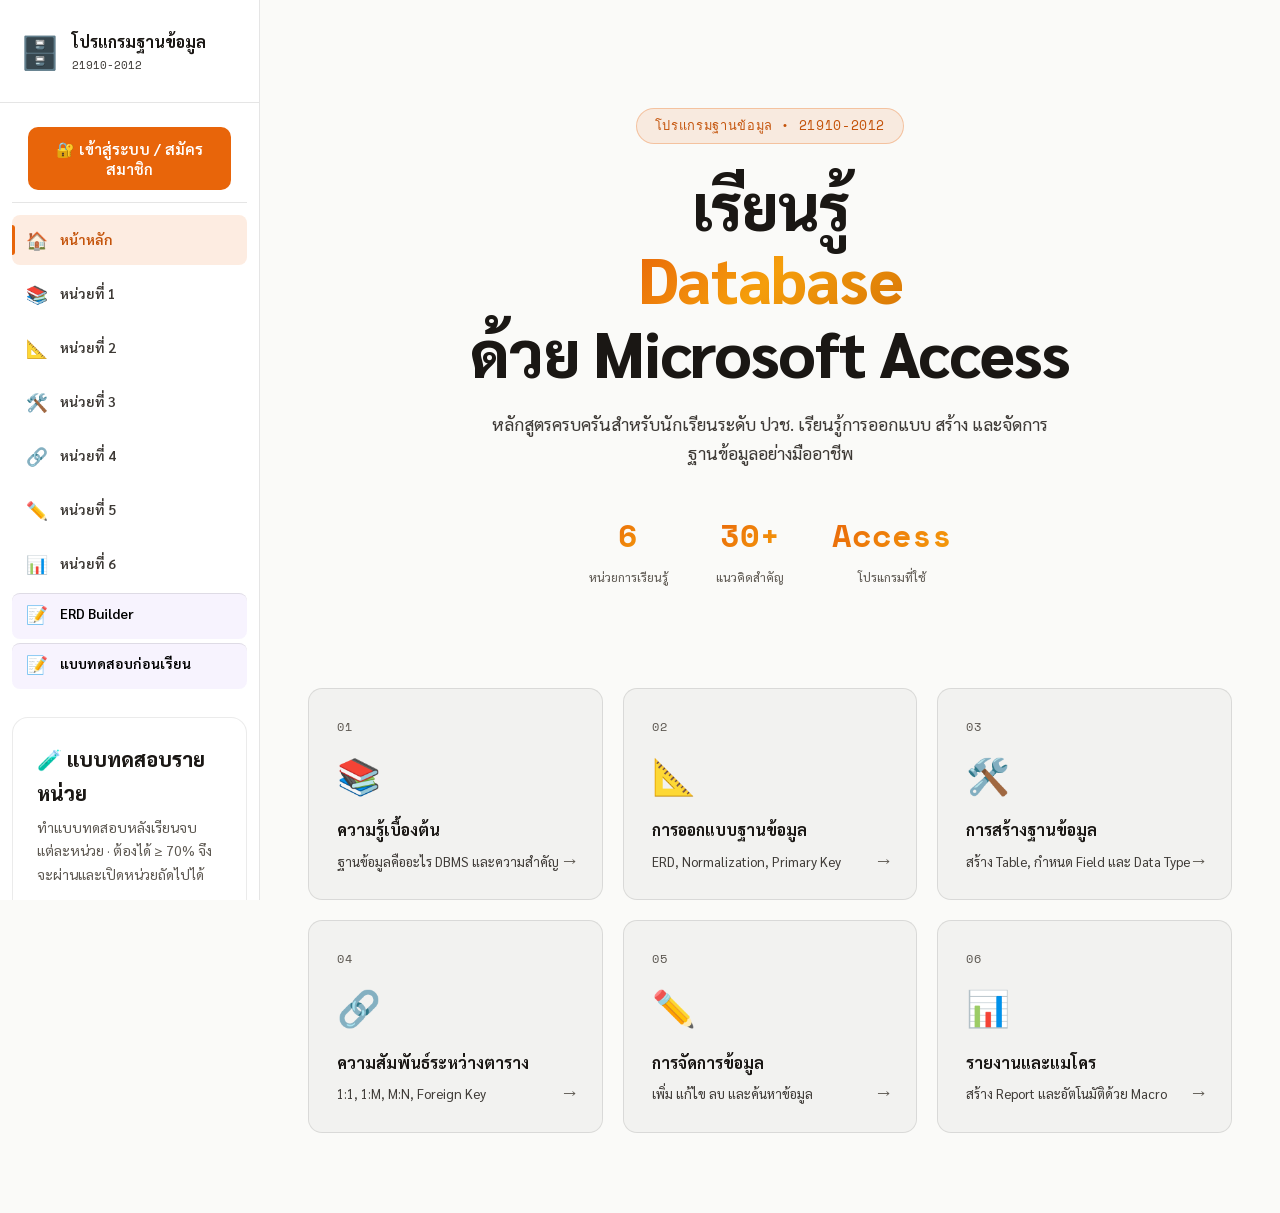
<file: index.html>
<!DOCTYPE html>
<html lang="th">
<head>
  <meta charset="UTF-8" />
  <meta name="viewport" content="width=device-width, initial-scale=1.0" />
  <title>โปรแกรมฐานข้อมูล 21910-2012</title>
  <link rel="preconnect" href="https://fonts.googleapis.com">
  <link href="https://fonts.googleapis.com/css2?family=Sarabun:wght@300;400;500;600;700;800&family=Noto+Sans+Thai:wght@300;400;500;600;700;800&family=Space+Mono:wght@400;700&display=swap" rel="stylesheet">
  <link rel="stylesheet" href="style.css" />
  <link rel="stylesheet" href="quiz-system.css" />
</head>
<body>

  <!-- SIDEBAR NAV -->
  <aside class="sidebar" id="sidebar">
    <div class="sidebar-logo">
      <div class="logo-icon">🗄️</div>
      <div class="logo-text">
        <span class="logo-title">โปรแกรมฐานข้อมูล</span>
        <span class="logo-sub">21910-2012</span>
      </div>
    </div>
    <nav class="sidebar-nav">
      <a href="#home" class="nav-item active" data-unit="0">
        <span class="nav-icon">🏠</span>
        <span class="nav-label">หน้าหลัก</span>
      </a>
      <a href="#unit1" class="nav-item" data-unit="1">
        <span class="nav-icon">📚</span>
        <span class="nav-label">หน่วยที่ 1</span>
        <span class="nav-sub">ความรู้เบื้องต้น</span>
      </a>
      <a href="#unit2" class="nav-item" data-unit="2">
        <span class="nav-icon">📐</span>
        <span class="nav-label">หน่วยที่ 2</span>
        <span class="nav-sub">ออกแบบฐานข้อมูล</span>
      </a>
      <a href="#unit3" class="nav-item" data-unit="3">
        <span class="nav-icon">🛠️</span>
        <span class="nav-label">หน่วยที่ 3</span>
        <span class="nav-sub">สร้างฐานข้อมูล</span>
      </a>
      <a href="#unit4" class="nav-item" data-unit="4">
        <span class="nav-icon">🔗</span>
        <span class="nav-label">หน่วยที่ 4</span>
        <span class="nav-sub">ความสัมพันธ์</span>
      </a>
      <a href="#unit5" class="nav-item" data-unit="5">
        <span class="nav-icon">✏️</span>
        <span class="nav-label">หน่วยที่ 5</span>
        <span class="nav-sub">จัดการข้อมูล</span>
      </a>
      <a href="#unit6" class="nav-item" data-unit="6">
        <span class="nav-icon">📊</span>
        <span class="nav-label">หน่วยที่ 6</span>
        <span class="nav-sub">รายงานและแมโคร</span>
      </a>

      <a href="erd-learning.html" target="_blank" rel="noopener" class="nav-item nav-item-quiz">
        <span class="nav-icon">📝</span>
        <span class="nav-label">ERD Builder</span>
      </a>
      <a href="https://quiz.zep.us/th/play/R5lepr" target="_blank" rel="noopener" class="nav-item nav-item-quiz">
        <span class="nav-icon">📝</span>
        <span class="nav-label">แบบทดสอบก่อนเรียน</span>
      </a>

<div class="quiz-hub" id="quiz-hub-section">
  <h2 class="quiz-hub-title">🧪 แบบทดสอบรายหน่วย</h2>
  <p class="quiz-hub-desc">
    ทำแบบทดสอบหลังเรียนจบแต่ละหน่วย · ต้องได้ ≥ 70% จึงจะผ่านและเปิดหน่วยถัดไปได้
  </p>
  <div class="quiz-unit-grid">
    <button class="quiz-unit-btn" data-quiz-unit="1"
            onclick="QuizUI.openQuizForUnit(1)">📝 ทำแบบทดสอบหน่วยที่ 1</button>
    <button class="quiz-unit-btn" data-quiz-unit="2"
            onclick="QuizUI.openQuizForUnit(2)">📝 ทำแบบทดสอบหน่วยที่ 2</button>
    <button class="quiz-unit-btn" data-quiz-unit="3"
            onclick="QuizUI.openQuizForUnit(3)">📝 ทำแบบทดสอบหน่วยที่ 3</button>
    <button class="quiz-unit-btn" data-quiz-unit="4"
            onclick="QuizUI.openQuizForUnit(4)">📝 ทำแบบทดสอบหน่วยที่ 4</button>
    <button class="quiz-unit-btn" data-quiz-unit="5"
            onclick="QuizUI.openQuizForUnit(5)">📝 ทำแบบทดสอบหน่วยที่ 5</button>
    <button class="quiz-unit-btn" data-quiz-unit="6"
            onclick="QuizUI.openQuizForUnit(6)">📝 ทำแบบทดสอบหน่วยที่ 6</button>
  </div>
</div>


    </nav>
    <div class="sidebar-footer">
      ภาคเรียนที่ 1/2569
    </div>
  </aside>

  <!-- MOBILE TOGGLE -->
  <button class="menu-toggle" id="menuToggle">☰</button>

  <!-- MAIN CONTENT -->
  <main class="main-content">

    <!-- HOME SECTION -->
    <section id="home" class="section section-home active">
      <div class="hero">
        <div class="hero-badge">โปรแกรมฐานข้อมูล • 21910-2012</div>
        <h1 class="hero-title">เรียนรู้<br><span class="gradient-text">Database</span><br>ด้วย Microsoft Access</h1>
        <p class="hero-desc">หลักสูตรครบครันสำหรับนักเรียนระดับ ปวช. เรียนรู้การออกแบบ สร้าง และจัดการฐานข้อมูลอย่างมืออาชีพ</p>
        <div class="hero-stats">
          <div class="stat"><span class="stat-num">6</span><span class="stat-label">หน่วยการเรียนรู้</span></div>
          <div class="stat"><span class="stat-num">30+</span><span class="stat-label">แนวคิดสำคัญ</span></div>
          <div class="stat"><span class="stat-num">Access</span><span class="stat-label">โปรแกรมที่ใช้</span></div>
        </div>
      </div>

      <div class="units-grid">
        <div class="unit-card" onclick="navigateTo('unit1')">
          <div class="unit-num">01</div>
          <div class="unit-emoji">📚</div>
          <h3>ความรู้เบื้องต้น</h3>
          <p>ฐานข้อมูลคืออะไร DBMS และความสำคัญ</p>
          <div class="card-arrow">→</div>
        </div>
        <div class="unit-card" onclick="navigateTo('unit2')">
          <div class="unit-num">02</div>
          <div class="unit-emoji">📐</div>
          <h3>การออกแบบฐานข้อมูล</h3>
          <p>ERD, Normalization, Primary Key</p>
          <div class="card-arrow">→</div>
        </div>
        <div class="unit-card" onclick="navigateTo('unit3')">
          <div class="unit-num">03</div>
          <div class="unit-emoji">🛠️</div>
          <h3>การสร้างฐานข้อมูล</h3>
          <p>สร้าง Table, กำหนด Field และ Data Type</p>
          <div class="card-arrow">→</div>
        </div>
        <div class="unit-card" onclick="navigateTo('unit4')">
          <div class="unit-num">04</div>
          <div class="unit-emoji">🔗</div>
          <h3>ความสัมพันธ์ระหว่างตาราง</h3>
          <p>1:1, 1:M, M:N, Foreign Key</p>
          <div class="card-arrow">→</div>
        </div>
        <div class="unit-card" onclick="navigateTo('unit5')">
          <div class="unit-num">05</div>
          <div class="unit-emoji">✏️</div>
          <h3>การจัดการข้อมูล</h3>
          <p>เพิ่ม แก้ไข ลบ และค้นหาข้อมูล</p>
          <div class="card-arrow">→</div>
        </div>
        <div class="unit-card" onclick="navigateTo('unit6')">
          <div class="unit-num">06</div>
          <div class="unit-emoji">📊</div>
          <h3>รายงานและแมโคร</h3>
          <p>สร้าง Report และอัตโนมัติด้วย Macro</p>
          <div class="card-arrow">→</div>
        </div>
      </div>
    </section>

    <!-- UNIT 1 -->
    <section id="unit1" class="section">
      <div class="section-header" style="--accent:#E8650A">
        <div class="section-num">01</div>
        <div class="section-titles">
          <h2>ระบบฐานข้อมูล</h2>
          <p>Database System — Concepts, Types &amp; DBMS</p>
        </div>
      </div>

      <!-- ========== หัวข้อ 1: ความหมายและองค์ประกอบ ========== -->
      <h3 class="unit-section-title">1. ความหมายและองค์ประกอบ</h3>

      <div class="content-block">
        <div class="info-card accent-blue">
          <div class="info-icon">💡</div>
          <div>
            <h3>ฐานข้อมูลคืออะไร?</h3>
            <p>ฐานข้อมูล (Database) คือ <strong>การรวบรวมข้อมูลที่มีความสัมพันธ์กัน</strong> จัดเก็บอย่างเป็นระบบในคอมพิวเตอร์ เพื่อให้สามารถค้นหา เรียกใช้ และจัดการข้อมูลได้อย่างมีประสิทธิภาพ และลดความซ้ำซ้อนของข้อมูล</p>
          </div>
        </div>
        <div class="real-world-box">
          <div class="rw-title">🌍 ตัวอย่างในชีวิตจริง</div>
          <div class="rw-grid">
            <div class="rw-item"><span>🏦</span><span>ธนาคาร — ข้อมูลลูกค้า, บัญชี, ธุรกรรม</span></div>
            <div class="rw-item"><span>🏫</span><span>โรงเรียน — ข้อมูลนักเรียน, ครู, วิชาเรียน</span></div>
            <div class="rw-item"><span>🏥</span><span>โรงพยาบาล — ข้อมูลผู้ป่วย, แพทย์, ยา</span></div>
            <div class="rw-item"><span>🛒</span><span>ร้านค้าออนไลน์ — สินค้า, คำสั่งซื้อ, ลูกค้า</span></div>
          </div>
        </div>
      </div>

      <div class="content-block">
        <h3 class="block-title">🏗️ องค์ประกอบของระบบฐานข้อมูล</h3>
        <p class="block-desc">ระบบฐานข้อมูล (Database System) ประกอบด้วย 5 องค์ประกอบหลัก ที่ทำงานร่วมกัน</p>
        <div class="component-diagram">
          <div class="comp-center">
            <div class="comp-core">🗄️<br>ระบบ<br>ฐานข้อมูล</div>
          </div>
          <div class="comp-items">
            <div class="comp-item" style="--ci-color:#E8650A">
              <div class="ci-icon">💾</div>
              <div class="ci-name">ฮาร์ดแวร์<br>(Hardware)</div>
              <div class="ci-desc">คอมพิวเตอร์, ฮาร์ดดิสก์, อุปกรณ์จัดเก็บข้อมูล</div>
            </div>
            <div class="comp-item" style="--ci-color:#22C55E">
              <div class="ci-icon">⚙️</div>
              <div class="ci-name">ซอฟต์แวร์<br>(Software)</div>
              <div class="ci-desc">DBMS เช่น Access, MySQL, Oracle</div>
            </div>
            <div class="comp-item" style="--ci-color:#F59E0B">
              <div class="ci-icon">📊</div>
              <div class="ci-name">ข้อมูล<br>(Data)</div>
              <div class="ci-desc">ข้อมูลดิบที่จัดเก็บในฐานข้อมูล</div>
            </div>
            <div class="comp-item" style="--ci-color:#EC4899">
              <div class="ci-icon">📋</div>
              <div class="ci-name">กระบวนการ<br>(Procedures)</div>
              <div class="ci-desc">นโยบาย ขั้นตอน วิธีการใช้งาน</div>
            </div>
            <div class="comp-item" style="--ci-color:#8B5CF6">
              <div class="ci-icon">👥</div>
              <div class="ci-name">บุคลากร<br>(People)</div>
              <div class="ci-desc">DBA, นักพัฒนา, ผู้ใช้งานทั่วไป</div>
            </div>
          </div>
        </div>
      </div>

      <div class="content-block">
        <h3 class="block-title">📐 โครงสร้างของข้อมูลในตาราง</h3>
        <p class="block-desc">ฐานข้อมูลแบบตารางประกอบด้วย Field (คอลัมน์) และ Record (แถว)</p>
        <div class="table-anatomy">
          <div class="ta-wrap">
            <div class="ta-label-left">
              <span class="ta-arrow-v">Record<br>(แถว)</span>
            </div>
            <div class="table-wrapper">
              <table class="demo-table annotated-table">
                <thead>
                  <tr>
                    <th colspan="5" class="field-label-row" style="text-align: center;">← Field (คอลัมน์) →</th>
                  </tr>
                  <tr>
                    <th class="field-hi">🔑 รหัสนักเรียน<br><small>Primary Key</small></th>
                    <th class="field-hi">ชื่อ<br><small>Field</small></th>
                    <th class="field-hi">นามสกุล<br><small>Field</small></th>
                    <th class="field-hi">แผนกวิชา<br><small>Field</small></th>
                    <th class="field-hi">ปีการศึกษา<br><small>Field</small></th>
                  </tr>
                </thead>
                <tbody>
                  <tr class="record-hi"><td class="pk">ST001</td><td>สมชาย</td><td>ใจดี</td><td>คอมพิวเตอร์ธุรกิจ</td><td>2569</td></tr>
                  <tr><td class="pk">ST002</td><td>สมหญิง</td><td>สุขใจ</td><td>การบัญชี</td><td>2569</td></tr>
                  <tr><td class="pk">ST003</td><td>มานะ</td><td>พยายาม</td><td>คอมพิวเตอร์ธุรกิจ</td><td>2569</td></tr>
                </tbody>
              </table>
            </div>
          </div>
          <div class="ta-legend">
            <span class="tal-item"><span class="tal-dot" style="background:#F59E0B"></span> แถวสีทอง = 1 Record</span>
            <span class="tal-item"><span class="tal-dot" style="background:#E8650A"></span> Primary Key = ค่าไม่ซ้ำ ระบุ Record ได้</span>
          </div>
        </div>
      </div>

      <div class="content-block">
        <h3 class="block-title">🔑 คำศัพท์สำคัญที่ต้องรู้</h3>
        <div class="vocab-grid">
          <div class="vocab-item"><div class="vocab-term">Table (ตาราง)</div><div class="vocab-def">การจัดเก็บข้อมูลในรูปแบบแถวและคอลัมน์ เช่น ตารางข้อมูลนักเรียน</div></div>
          <div class="vocab-item"><div class="vocab-term">Field (ฟิลด์)</div><div class="vocab-def">คอลัมน์ในตาราง แต่ละ Field เก็บข้อมูลประเภทเดียวกัน เช่น ชื่อ, อายุ</div></div>
          <div class="vocab-item"><div class="vocab-term">Record (ระเบียน)</div><div class="vocab-def">แถวหนึ่งในตาราง แทนข้อมูลของสิ่งหนึ่งๆ เช่น ข้อมูลนักเรียน 1 คน</div></div>
          <div class="vocab-item"><div class="vocab-term">Primary Key (PK)</div><div class="vocab-def">ฟิลด์ที่ระบุ Record ได้โดยไม่ซ้ำกัน และต้องไม่ว่างเปล่า เช่น รหัสนักเรียน</div></div>
          <div class="vocab-item"><div class="vocab-term">Foreign Key (FK)</div><div class="vocab-def">ฟิลด์ที่อ้างอิง Primary Key ของตารางอื่น ใช้เชื่อมความสัมพันธ์ระหว่างตาราง</div></div>
          <div class="vocab-item"><div class="vocab-term">DBMS</div><div class="vocab-def">Database Management System — ซอฟต์แวร์ที่ใช้จัดการฐานข้อมูล เช่น Microsoft Access</div></div>
          <div class="vocab-item"><div class="vocab-term">Query</div><div class="vocab-def">การสอบถามหรือดึงข้อมูลจากฐานข้อมูล โดยระบุเงื่อนไขที่ต้องการ</div></div>
          <div class="vocab-item"><div class="vocab-term">Schema</div><div class="vocab-def">โครงสร้างหรือแผนผังของฐานข้อมูล บอกว่ามีตาราง Field และความสัมพันธ์อะไรบ้าง</div></div>
        </div>
      </div>

      <!-- ========== หัวข้อ 2: ชนิดของฐานข้อมูล ========== -->
      <h3 class="unit-section-title">2. ชนิดของฐานข้อมูล</h3>

      <div class="content-block">
        <h3 class="block-title">🌳 1. ฐานข้อมูลแบบลำดับชั้น (Hierarchical Database)</h3>
        <div class="db-type-card" style="--tc:#22C55E">
          <div class="dbt-top">
            <div class="dbt-icon">🌲</div>
            <div class="dbt-info">
              <p>จัดเก็บข้อมูลในรูปแบบ <strong>ต้นไม้ (Tree Structure)</strong> มีความสัมพันธ์แบบ Parent–Child ข้อมูล Parent หนึ่งตัวมี Child ได้หลายตัว แต่ Child หนึ่งตัวมี Parent ได้เพียงตัวเดียว</p>
            </div>
          </div>
          <div class="dbt-diagram" style="padding:8px 0;">
            <svg viewBox="0 0 480 240" xmlns="http://www.w3.org/2000/svg"
                 style="width:100%;max-width:480px;display:block;margin:0 auto;">
              <defs>
                <style>.ts{font-family:'Sarabun','Noto Sans Thai',sans-serif;}</style>
              </defs>

              <!-- ── บริษัท (root) cx=240 y=20 ── -->
              <rect x="170" y="16" width="140" height="38" rx="8"
                    fill="rgba(34,197,94,0.22)" stroke="#16A34A" stroke-width="2"/>
              <text x="240" y="40" text-anchor="middle" font-size="14" font-weight="700"
                    fill="#14532D" class="ts">🏢 บริษัท</text>

              <!-- vertical line: root → crossbar -->
              <line x1="240" y1="54" x2="240" y2="86" stroke="#16A34A" stroke-width="1.8"/>

              <!-- horizontal crossbar -->
              <line x1="130" y1="86" x2="360" y2="86" stroke="#16A34A" stroke-width="1.8"/>

              <!-- drop line → แผนก IT -->
              <line x1="130" y1="86" x2="130" y2="108" stroke="#16A34A" stroke-width="1.8"/>
              <!-- drop line → แผนก HR -->
              <line x1="360" y1="86" x2="360" y2="108" stroke="#16A34A" stroke-width="1.8"/>

              <!-- แผนก IT -->
              <rect x="60" y="108" width="140" height="36" rx="8"
                    fill="rgba(34,197,94,0.18)" stroke="#16A34A" stroke-width="1.8"/>
              <text x="130" y="131" text-anchor="middle" font-size="13" font-weight="600"
                    fill="#14532D" class="ts">📁 แผนก IT</text>

              <!-- แผนก HR -->
              <rect x="290" y="108" width="140" height="36" rx="8"
                    fill="rgba(34,197,94,0.18)" stroke="#16A34A" stroke-width="1.8"/>
              <text x="360" y="131" text-anchor="middle" font-size="13" font-weight="600"
                    fill="#14532D" class="ts">📁 แผนก HR</text>

              <!-- แผนก IT → crossbar2 -->
              <line x1="130" y1="144" x2="130" y2="168" stroke="#16A34A" stroke-width="1.8"/>
              <line x1="80" y1="168" x2="180" y2="168" stroke="#16A34A" stroke-width="1.8"/>
              <line x1="80" y1="168" x2="80" y2="190" stroke="#16A34A" stroke-width="1.8"/>
              <line x1="180" y1="168" x2="180" y2="190" stroke="#16A34A" stroke-width="1.8"/>

              <!-- นาย ก -->
              <rect x="30" y="190" width="100" height="34" rx="8"
                    fill="rgba(34,197,94,0.12)" stroke="#16A34A" stroke-width="1.5"/>
              <text x="80" y="212" text-anchor="middle" font-size="12" font-weight="600"
                    fill="#14532D" class="ts">👤 นาย ก</text>

              <!-- นาย ข -->
              <rect x="130" y="190" width="100" height="34" rx="8"
                    fill="rgba(34,197,94,0.12)" stroke="#16A34A" stroke-width="1.5"/>
              <text x="180" y="212" text-anchor="middle" font-size="12" font-weight="600"
                    fill="#14532D" class="ts">👤 นาย ข</text>

              <!-- แผนก HR → นาง ค -->
              <line x1="360" y1="144" x2="360" y2="190" stroke="#16A34A" stroke-width="1.8"/>

              <!-- นาง ค -->
              <rect x="310" y="190" width="100" height="34" rx="8"
                    fill="rgba(34,197,94,0.12)" stroke="#16A34A" stroke-width="1.5"/>
              <text x="360" y="212" text-anchor="middle" font-size="12" font-weight="600"
                    fill="#14532D" class="ts">👤 นาง ค</text>
            </svg>
          </div>
          <div class="dbt-props">
            <div class="prop good">✅ ค้นหาข้อมูลตามลำดับชั้นได้รวดเร็ว</div>
            <div class="prop bad">❌ ยืดหยุ่นน้อย แก้โครงสร้างยาก</div>
            <div class="prop ex">📌 ตัวอย่าง: IBM IMS, Windows Registry</div>
          </div>
        </div>
      </div>

      <div class="content-block">
        <h3 class="block-title">🕸️ 2. ฐานข้อมูลแบบเครือข่าย (Network Database)</h3>
        <div class="db-type-card" style="--tc:#F59E0B">
          <div class="dbt-top">
            <div class="dbt-icon">🕸️</div>
            <div class="dbt-info">
              <p>พัฒนาจาก Hierarchical โดย Child หนึ่งตัวสามารถมี Parent ได้<strong>หลายตัว</strong> ทำให้โครงสร้างยืดหยุ่นกว่า แต่ซับซ้อนกว่า ความสัมพันธ์เป็น M:N</p>
            </div>
          </div>
          <div class="dbt-diagram net-diagram">
            <div class="net-nodes">
              <div class="net-node" style="grid-area:a">📦 สินค้า A</div>
              <div class="net-node" style="grid-area:b">📦 สินค้า B</div>
              <div class="net-node" style="grid-area:c">🏭 ผู้ผลิต 1</div>
              <div class="net-node" style="grid-area:d">🏭 ผู้ผลิต 2</div>
            </div>
            <div class="net-lines-desc">⟵ สินค้าหนึ่งชิ้นอาจมาจากหลายผู้ผลิต ⟶</div>
          </div>
          <div class="dbt-props">
            <div class="prop good">✅ รองรับความสัมพันธ์ M:N ได้</div>
            <div class="prop bad">❌ โครงสร้างซับซ้อน ยากต่อการดูแล</div>
            <div class="prop ex">📌 ตัวอย่าง: IDMS, IDS</div>
          </div>
        </div>
      </div>

      <div class="content-block">
        <h3 class="block-title">🗃️ 3. ฐานข้อมูลเชิงสัมพันธ์ (Relational Database) ⭐</h3>
        <div class="db-type-card" style="--tc:#E8650A">
          <div class="dbt-top">
            <div class="dbt-icon">🗃️</div>
            <div class="dbt-info">
              <p>จัดเก็บข้อมูลในรูปแบบ<strong>ตาราง (Table/Relation)</strong> เชื่อมตารางด้วย Primary Key และ Foreign Key เป็นรูปแบบที่นิยมใช้มากที่สุดในปัจจุบัน ใช้ภาษา SQL ในการจัดการข้อมูล</p>
            </div>
          </div>
          <div class="dbt-diagram rel-diagram-u1">
            <!-- ใช้ SVG วาดเส้น FK ให้ชี้จาก CustomerID ในคำสั่งซื้อ → CustomerID ในลูกค้า -->
            <div class="rdu1-wrap">

              <!-- ตาราง ลูกค้า (ซ้าย) -->
              <div class="rdu1-table" id="rdu1-left">
                <div class="rdu1-head">📋 ลูกค้า</div>
                <div class="rdu1-row rdu1-pk-row"><span class="rdu1-pk">🔑 CustomerID</span></div>
                <div class="rdu1-row">ชื่อลูกค้า</div>
                <div class="rdu1-row">เบอร์โทร</div>
              </div>

              <!-- SVG เส้นเชื่อม -->
              <svg class="rdu1-svg" viewBox="0 0 80 90" preserveAspectRatio="none" xmlns="http://www.w3.org/2000/svg">
                <!-- เส้นจาก FK (คำสั่งซื้อ row2 ≈ y=65) ไปถึง PK (ลูกค้า row1 ≈ y=33) -->
                <defs>
                  <marker id="arrowhead" markerWidth="8" markerHeight="6" refX="8" refY="3" orient="auto">
                    <polygon points="0 0, 8 3, 0 6" fill="#C4530A"/>
                  </marker>
                </defs>
                <!-- เส้นจากขวา (คำสั่งซื้อ) ไปซ้าย (ลูกค้า) -->
                <path d="M 80 65 C 40 65, 40 33, 0 33"
                      stroke="#C4530A" stroke-width="2" fill="none"
                      stroke-dasharray="4 3"
                      marker-end="url(#arrowhead)"/>
                <!-- label FK -->
                <text x="40" y="46" text-anchor="middle" font-size="9"
                      font-family="Space Mono,monospace" fill="#C4530A" font-weight="700">FK</text>
              </svg>

              <!-- ตาราง คำสั่งซื้อ (ขวา) -->
              <div class="rdu1-table" id="rdu1-right">
                <div class="rdu1-head">📋 คำสั่งซื้อ</div>
                <div class="rdu1-row"><span class="rdu1-pk">🔑 OrderID</span></div>
                <div class="rdu1-row rdu1-fk-row"><span class="rdu1-fk">🔗 CustomerID</span></div>
                <div class="rdu1-row">วันที่สั่ง</div>
              </div>

            </div>
          </div>
          <div class="dbt-props">
            <div class="prop good">✅ ยืดหยุ่นสูง เพิ่ม/แก้ข้อมูลง่าย</div>
            <div class="prop good">✅ ลดความซ้ำซ้อน ข้อมูลถูกต้องสม่ำเสมอ</div>
            <div class="prop ex">📌 ตัวอย่าง: <strong>Microsoft Access</strong>, MySQL, Oracle, SQL Server</div>
          </div>
        </div>
      </div>

      <div class="content-block">
        <h3 class="block-title">🔷 4. ฐานข้อมูลเชิงวัตถุ (Object-Oriented Database)</h3>
        <div class="db-type-card" style="--tc:#8B5CF6">
          <div class="dbt-top">
            <div class="dbt-icon">🔷</div>
            <div class="dbt-info">
              <p>จัดเก็บข้อมูลในรูปแบบ<strong>วัตถุ (Object)</strong> ซึ่งรวมข้อมูลและพฤติกรรมไว้ด้วยกัน เหมาะกับงานที่ต้องการเก็บข้อมูลซับซ้อน เช่น รูปภาพ วิดีโอ หรือโปรแกรม OOP</p>
            </div>
          </div>
          <div class="dbt-diagram oop-diagram">
            <div class="oop-class">
              <div class="oop-header">Class: นักเรียน</div>
              <div class="oop-section">
                <div class="oop-label">📊 Attributes</div>
                <div class="oop-item">- รหัสนักเรียน</div>
                <div class="oop-item">- ชื่อ-นามสกุล</div>
                <div class="oop-item">- คะแนน</div>
              </div>
              <div class="oop-section">
                <div class="oop-label">⚙️ Methods</div>
                <div class="oop-item">+ สมัครเรียน()</div>
                <div class="oop-item">+ คำนวณเกรด()</div>
              </div>
            </div>
          </div>
          <div class="dbt-props">
            <div class="prop good">✅ รองรับข้อมูลซับซ้อนได้ดี เช่น multimedia</div>
            <div class="prop bad">❌ ซับซ้อน ยังไม่แพร่หลายเท่า RDBMS</div>
            <div class="prop ex">📌 ตัวอย่าง: ObjectDB, db4o, Versant</div>
          </div>
        </div>
      </div>

      <div class="content-block">
        <h3 class="block-title">📊 เปรียบเทียบฐานข้อมูลทั้ง 4 ชนิด</h3>
        <div class="table-wrapper">
          <table class="demo-table compare-types-table">
            <thead>
              <tr>
                <th>ชนิด</th><th>โครงสร้าง</th><th>ความยืดหยุ่น</th><th>ความซับซ้อน</th><th>การใช้งานปัจจุบัน</th>
              </tr>
            </thead>
            <tbody>
              <tr><td><strong>🌲 Hierarchical</strong></td><td>ต้นไม้ (Tree)</td><td><span class="rating-dot r1">●○○○○</span></td><td>ต่ำ</td><td>น้อย (Legacy)</td></tr>
              <tr><td><strong>🕸️ Network</strong></td><td>กราฟ (Graph)</td><td><span class="rating-dot r2">●●○○○</span></td><td>สูง</td><td>น้อยมาก</td></tr>
              <tr class="highlight-row"><td><strong>🗃️ Relational ⭐</strong></td><td>ตาราง (Table)</td><td><span class="rating-dot r4">●●●●○</span></td><td>ปานกลาง</td><td><strong>มากที่สุด</strong></td></tr>
              <tr><td><strong>🔷 Object-Oriented</strong></td><td>วัตถุ (Object)</td><td><span class="rating-dot r5">●●●●●</span></td><td>สูงมาก</td><td>เฉพาะทาง</td></tr>
            </tbody>
          </table>
        </div>
      </div>

      <!-- ========== หัวข้อ 3: คุณสมบัติของฐานข้อมูลที่ดี ========== -->
      <h3 class="unit-section-title">3. คุณสมบัติของฐานข้อมูลที่ดี</h3>

      <div class="content-block">
        <h3 class="block-title">⭐ ลักษณะและคุณสมบัติของฐานข้อมูลที่ดี</h3>
        <p class="block-desc">ฐานข้อมูลที่ออกแบบมาดี ควรมีคุณสมบัติสำคัญ 7 ประการ ดังนี้</p>
        <div class="quality-grid">
          <div class="quality-card" style="--qc:#E8650A">
            <div class="qc-num">01</div><div class="qc-icon">🔄</div>
            <div class="qc-name">ความซ้ำซ้อนน้อย<br>(Minimal Redundancy)</div>
            <div class="qc-desc">จัดเก็บข้อมูลแต่ละชุดในที่เดียว ไม่เก็บข้อมูลเดิมซ้ำหลายที่</div>
            <div class="qc-example">
              <div class="qce-bad">❌ เก็บชื่อลูกค้าไว้ทั้งตาราง Orders และ Invoice</div>
              <div class="qce-good">✅ เก็บชื่อลูกค้าในตาราง Customers ตารางเดียว</div>
            </div>
          </div>
          <div class="quality-card" style="--qc:#22C55E">
            <div class="qc-num">02</div><div class="qc-icon">✅</div>
            <div class="qc-name">ความถูกต้อง<br>(Data Integrity)</div>
            <div class="qc-desc">มีกลไกป้องกันข้อมูลผิดพลาด เช่น กำหนดชนิดข้อมูลและ Constraint</div>
            <div class="qc-example"><div class="qce-good">✅ กำหนด Data Type, Required Field, Validation Rule</div></div>
          </div>
          <div class="quality-card" style="--qc:#F59E0B">
            <div class="qc-num">03</div><div class="qc-icon">🔗</div>
            <div class="qc-name">ความสม่ำเสมอ<br>(Consistency)</div>
            <div class="qc-desc">ข้อมูลในทุกส่วนต้องสอดคล้องกัน ไม่ขัดแย้งกัน</div>
            <div class="qc-example"><div class="qce-good">✅ ใช้ Transaction เพื่อให้การเปลี่ยนแปลงสมบูรณ์ทุกครั้ง</div></div>
          </div>
          <div class="quality-card" style="--qc:#EC4899">
            <div class="qc-num">04</div><div class="qc-icon">🤝</div>
            <div class="qc-name">การแชร์ข้อมูล<br>(Data Sharing)</div>
            <div class="qc-desc">ผู้ใช้หลายคนสามารถเข้าถึงข้อมูลพร้อมกันได้</div>
            <div class="qc-example"><div class="qce-good">✅ พนักงานหลายคนดูข้อมูลลูกค้าได้พร้อมกัน</div></div>
          </div>
          <div class="quality-card" style="--qc:#8B5CF6">
            <div class="qc-num">05</div><div class="qc-icon">🔒</div>
            <div class="qc-name">ความปลอดภัย<br>(Security)</div>
            <div class="qc-desc">มีระบบกำหนดสิทธิ์การเข้าถึงข้อมูล ป้องกันผู้ไม่มีสิทธิ์</div>
            <div class="qc-example"><div class="qce-good">✅ กำหนด Username/Password และระดับสิทธิ์</div></div>
          </div>
          <div class="quality-card" style="--qc:#06B6D4">
            <div class="qc-num">06</div><div class="qc-icon">🔍</div>
            <div class="qc-name">ค้นหาง่าย<br>(Easy Retrieval)</div>
            <div class="qc-desc">สามารถค้นหาและดึงข้อมูลที่ต้องการได้รวดเร็ว</div>
            <div class="qc-example"><div class="qce-good">✅ ใช้ Index ในฟิลด์ที่ค้นหาบ่อย ทำให้ Query เร็วขึ้น</div></div>
          </div>
          <div class="quality-card" style="--qc:#10B981">
            <div class="qc-num">07</div><div class="qc-icon">🔙</div>
            <div class="qc-name">สำรองและกู้คืน<br>(Backup &amp; Recovery)</div>
            <div class="qc-desc">มีระบบสำรองข้อมูลสม่ำเสมอ และสามารถกู้คืนได้เมื่อเกิดความผิดพลาด</div>
            <div class="qc-example"><div class="qce-good">✅ กำหนด Backup อัตโนมัติทุกวัน และทดสอบการ Restore</div></div>
          </div>
        </div>
      </div>

      <!-- ========== หัวข้อ 4: DBMS และหน้าที่ ========== -->
      <h3 class="unit-section-title">4. DBMS และหน้าที่</h3>

      <div class="content-block">
        <div class="info-card accent-blue">
          <div class="info-icon">⚙️</div>
          <div>
            <h3>DBMS คืออะไร?</h3>
            <p><strong>Database Management System (DBMS)</strong> คือซอฟต์แวร์ที่ทำหน้าที่เป็นตัวกลางระหว่างผู้ใช้งานกับฐานข้อมูล ช่วยให้สามารถสร้าง จัดเก็บ ดึงข้อมูล และจัดการฐานข้อมูลได้อย่างมีระบบ</p>
          </div>
        </div>
        <div class="visual-diagram">
          <div class="diagram-title">โครงสร้างระบบ DBMS</div>
          <div class="dbms-arch">
            <div class="dbms-users">
              <div class="dbms-user">🧑‍💼<br>ผู้ใช้ทั่วไป</div>
              <div class="dbms-user">🧑‍💻<br>นักพัฒนา</div>
              <div class="dbms-user">🧑‍🔧<br>DBA</div>
            </div>
            <div class="dbms-arrow-down">↓ ส่งคำสั่ง / Query ↓</div>
            <div class="dbms-core">
              <div class="dbms-core-title">⚙️ DBMS Engine</div>
              <div class="dbms-functions">
                <span>Query Processor</span>
                <span>Transaction Manager</span>
                <span>Storage Manager</span>
                <span>Security Manager</span>
              </div>
            </div>
            <div class="dbms-arrow-down">↕ อ่าน/เขียน ↕</div>
            <div class="dbms-storage">
              <div class="dbms-db">🗄️ ฐานข้อมูล (Database Files)</div>
            </div>
          </div>
        </div>
      </div>

      <div class="content-block">
        <h3 class="block-title">📋 หน้าที่หลักของ DBMS</h3>
        <div class="dbms-functions-grid">
          <div class="df-card">
            <div class="df-icon" style="background:rgba(232,101,10,0.15);color:#E8650A">📝</div>
            <div class="df-title">Data Definition (DDL)</div>
            <div class="df-desc">กำหนดโครงสร้างฐานข้อมูล สร้าง/แก้ไข/ลบ Table, Field, Constraint</div>
            <div class="df-cmd">CREATE TABLE, ALTER TABLE, DROP TABLE</div>
          </div>
          <div class="df-card">
            <div class="df-icon" style="background:rgba(34,197,94,0.2);color:#4ADE80">✏️</div>
            <div class="df-title">Data Manipulation (DML)</div>
            <div class="df-desc">จัดการข้อมูล เพิ่ม แก้ไข ลบ และดึงข้อมูลจากฐานข้อมูล</div>
            <div class="df-cmd">INSERT, UPDATE, DELETE, SELECT</div>
          </div>
          <div class="df-card">
            <div class="df-icon" style="background:rgba(245,158,11,0.2);color:#FCD34D">🔒</div>
            <div class="df-title">Security Control</div>
            <div class="df-desc">ควบคุมสิทธิ์การเข้าถึงข้อมูล กำหนดว่าใครสามารถทำอะไรกับข้อมูลได้บ้าง</div>
            <div class="df-cmd">GRANT, REVOKE, User Authentication</div>
          </div>
          <div class="df-card">
            <div class="df-icon" style="background:rgba(236,72,153,0.2);color:#F9A8D4">🔄</div>
            <div class="df-title">Concurrency Control</div>
            <div class="df-desc">จัดการเมื่อผู้ใช้หลายคนเข้าถึงข้อมูลพร้อมกัน ป้องกันข้อมูลขัดแย้ง</div>
            <div class="df-cmd">Locking, Transaction Management</div>
          </div>
          <div class="df-card">
            <div class="df-icon" style="background:rgba(139,92,246,0.2);color:#C4B5FD">💾</div>
            <div class="df-title">Backup &amp; Recovery</div>
            <div class="df-desc">สำรองข้อมูลและกู้คืนข้อมูลเมื่อเกิดความผิดพลาด</div>
            <div class="df-cmd">Backup Files, Transaction Log, Rollback</div>
          </div>
          <div class="df-card">
            <div class="df-icon" style="background:rgba(6,182,212,0.2);color:#67E8F9">📊</div>
            <div class="df-title">Data Integrity</div>
            <div class="df-desc">รับรองความถูกต้องของข้อมูล ด้วยการกำหนด Constraint และ Validation Rule</div>
            <div class="df-cmd">Primary Key, Foreign Key, Check Constraint</div>
          </div>
        </div>
      </div>

      <div class="content-block">
        <h3 class="block-title">💾 ตัวอย่าง DBMS ยอดนิยม</h3>
        <div class="dbms-examples">
          <div class="dbe-item access"><div class="dbe-logo">A</div><div class="dbe-name">Microsoft Access</div><div class="dbe-type">Desktop RDBMS</div><div class="dbe-use">เหมาะสำหรับ: ธุรกิจขนาดเล็ก, การเรียนการสอน</div></div>
          <div class="dbe-item mysql"><div class="dbe-logo">My</div><div class="dbe-name">MySQL</div><div class="dbe-type">Open Source RDBMS</div><div class="dbe-use">เหมาะสำหรับ: เว็บไซต์, แอปพลิเคชัน</div></div>
          <div class="dbe-item mssql"><div class="dbe-logo">SS</div><div class="dbe-name">SQL Server</div><div class="dbe-type">Enterprise RDBMS</div><div class="dbe-use">เหมาะสำหรับ: องค์กรขนาดใหญ่</div></div>
          <div class="dbe-item oracle"><div class="dbe-logo">Or</div><div class="dbe-name">Oracle DB</div><div class="dbe-type">Enterprise RDBMS</div><div class="dbe-use">เหมาะสำหรับ: บริษัทระดับโลก</div></div>
          <div class="dbe-item sqlite"><div class="dbe-logo">SL</div><div class="dbe-name">SQLite</div><div class="dbe-type">Embedded RDBMS</div><div class="dbe-use">เหมาะสำหรับ: แอปมือถือ, อุปกรณ์ IoT</div></div>
          <div class="dbe-item pg"><div class="dbe-logo">Pg</div><div class="dbe-name">PostgreSQL</div><div class="dbe-type">Open Source RDBMS</div><div class="dbe-use">เหมาะสำหรับ: งานที่ต้องการ Feature ครบครัน</div></div>
        </div>
      </div>

      <div class="content-block">
        <h3 class="block-title">👥 บุคลากรที่เกี่ยวข้องกับ DBMS</h3>
        <div class="personnel-grid">
          <div class="per-card">
            <div class="per-icon">🧑‍🔧</div>
            <div class="per-title">DBA<br><small>Database Administrator</small></div>
            <div class="per-duties">
              <div>ออกแบบและดูแลฐานข้อมูล</div>
              <div>กำหนดสิทธิ์ผู้ใช้งาน</div>
              <div>ทำ Backup และ Recovery</div>
              <div>ปรับประสิทธิภาพ (Tuning)</div>
            </div>
          </div>
          <div class="per-card">
            <div class="per-icon">🧑‍💻</div>
            <div class="per-title">Database Developer<br><small>นักพัฒนาฐานข้อมูล</small></div>
            <div class="per-duties">
              <div>เขียน Query, Stored Procedure</div>
              <div>ออกแบบ Schema ฐานข้อมูล</div>
              <div>พัฒนาแอปพลิเคชันเชื่อมต่อ DB</div>
            </div>
          </div>
          <div class="per-card">
            <div class="per-icon">🧑‍💼</div>
            <div class="per-title">End User<br><small>ผู้ใช้งานทั่วไป</small></div>
            <div class="per-duties">
              <div>เพิ่ม ดู แก้ไขข้อมูลประจำวัน</div>
              <div>ใช้ Form และ Report</div>
              <div>ค้นหาข้อมูลที่ต้องการ</div>
            </div>
          </div>
        </div>
      </div>

      <!-- ========== หัวข้อ 5: ข้อดีและข้อเสีย ========== -->
      <h3 class="unit-section-title">5. ข้อดีและข้อเสียของการใช้ฐานข้อมูล</h3>

      <div class="content-block">
        <h3 class="block-title">✅ ข้อดีของการใช้ฐานข้อมูล</h3>
        <div class="pros-list">
          <div class="pro-item">
            <div class="pro-icon">📉</div>
            <div class="pro-content">
              <div class="pro-title">ลดความซ้ำซ้อนของข้อมูล (Reduced Data Redundancy)</div>
              <div class="pro-desc">ข้อมูลแต่ละชุดเก็บในที่เดียว ไม่มีการเก็บข้อมูลซ้ำๆ ในหลายไฟล์ ประหยัดพื้นที่จัดเก็บและลดความสับสน</div>
            </div>
          </div>
          <div class="pro-item">
            <div class="pro-icon">🔗</div>
            <div class="pro-content">
              <div class="pro-title">ความสม่ำเสมอของข้อมูล (Data Consistency)</div>
              <div class="pro-desc">เมื่อแก้ไขข้อมูลในที่เดียว การเปลี่ยนแปลงจะสะท้อนทั่วทั้งระบบ ไม่มีข้อมูลขัดแย้งกัน</div>
            </div>
          </div>
          <div class="pro-item">
            <div class="pro-icon">🤝</div>
            <div class="pro-content">
              <div class="pro-title">แชร์ข้อมูลได้ (Data Sharing)</div>
              <div class="pro-desc">ผู้ใช้หลายคนในองค์กรสามารถเข้าถึงและใช้ข้อมูลร่วมกันได้พร้อมกัน</div>
            </div>
          </div>
          <div class="pro-item">
            <div class="pro-icon">🔒</div>
            <div class="pro-content">
              <div class="pro-title">ความปลอดภัยของข้อมูล (Data Security)</div>
              <div class="pro-desc">สามารถกำหนดสิทธิ์การเข้าถึงข้อมูลได้ละเอียด ป้องกันการเข้าถึงโดยไม่ได้รับอนุญาต</div>
            </div>
          </div>
          <div class="pro-item">
            <div class="pro-icon">🛡️</div>
            <div class="pro-content">
              <div class="pro-title">ความถูกต้องของข้อมูล (Data Integrity)</div>
              <div class="pro-desc">มีกลไกตรวจสอบความถูกต้องของข้อมูลอัตโนมัติ ด้วย Constraint และ Validation Rule</div>
            </div>
          </div>
          <div class="pro-item">
            <div class="pro-icon">💾</div>
            <div class="pro-content">
              <div class="pro-title">มีระบบ Backup &amp; Recovery</div>
              <div class="pro-desc">สามารถสำรองข้อมูลและกู้คืนได้เมื่อเกิดปัญหา ลดความเสี่ยงสูญหายของข้อมูล</div>
            </div>
          </div>
        </div>
      </div>

      <div class="content-block">
        <h3 class="block-title">❌ ข้อเสียของการใช้ฐานข้อมูล</h3>
        <div class="cons-list">
          <div class="con-item">
            <div class="con-icon">💰</div>
            <div class="con-content">
              <div class="con-title">ต้นทุนสูง (High Cost)</div>
              <div class="con-desc">ค่าใช้จ่ายในการซื้อ DBMS, ฮาร์ดแวร์ และการพัฒนาระบบค่อนข้างสูง</div>
            </div>
          </div>
          <div class="con-item">
            <div class="con-icon">🧑‍🔧</div>
            <div class="con-content">
              <div class="con-title">ต้องการผู้เชี่ยวชาญ (Requires Expertise)</div>
              <div class="con-desc">การบริหารจัดการฐานข้อมูลต้องใช้ผู้ที่มีความรู้และทักษะเฉพาะทาง เช่น DBA</div>
            </div>
          </div>
          <div class="con-item">
            <div class="con-icon">⚠️</div>
            <div class="con-content">
              <div class="con-title">ความซับซ้อนสูง (High Complexity)</div>
              <div class="con-desc">ระบบฐานข้อมูลมีความซับซ้อน ต้องใช้เวลาในการออกแบบและพัฒนา</div>
            </div>
          </div>
          <div class="con-item">
            <div class="con-icon">🔌</div>
            <div class="con-content">
              <div class="con-title">ความเสี่ยงเมื่อระบบล้มเหลว (Single Point of Failure)</div>
              <div class="con-desc">หากระบบ DBMS หยุดทำงาน ผู้ใช้ทุกคนจะไม่สามารถเข้าถึงข้อมูลได้</div>
            </div>
          </div>
        </div>
      </div>

      <div class="content-block">
        <h3 class="block-title">⚖️ เปรียบเทียบ: ระบบไฟล์ VS ระบบฐานข้อมูล</h3>
        <div class="final-compare">
          <div class="fc-col">
            <div class="fc-head bad-head">📄 ระบบไฟล์ปกติ<br><small>(Flat File System)</small></div>
            <div class="fc-items">
              <div class="fc-item bad-item">❌ ข้อมูลซ้ำซ้อนสูง</div>
              <div class="fc-item bad-item">❌ ขาดมาตรฐาน</div>
              <div class="fc-item bad-item">❌ ค้นหายาก ใช้เวลานาน</div>
              <div class="fc-item bad-item">❌ ผู้ใช้หลายคนพร้อมกันไม่ได้</div>
              <div class="fc-item bad-item">❌ ไม่มีระบบความปลอดภัย</div>
              <div class="fc-item bad-item">❌ ไม่มี Backup อัตโนมัติ</div>
              <div class="fc-item good-item">✅ ต้นทุนต่ำ ใช้งานง่าย</div>
              <div class="fc-item good-item">✅ ไม่ต้องการผู้เชี่ยวชาญ</div>
            </div>
          </div>
          <div class="fc-vs">VS</div>
          <div class="fc-col">
            <div class="fc-head good-head">🗄️ ระบบฐานข้อมูล<br><small>(Database System)</small></div>
            <div class="fc-items">
              <div class="fc-item good-item">✅ ลดความซ้ำซ้อน</div>
              <div class="fc-item good-item">✅ มีมาตรฐาน สม่ำเสมอ</div>
              <div class="fc-item good-item">✅ ค้นหาได้รวดเร็ว</div>
              <div class="fc-item good-item">✅ รองรับผู้ใช้พร้อมกันได้</div>
              <div class="fc-item good-item">✅ มีระบบความปลอดภัย</div>
              <div class="fc-item good-item">✅ มี Backup &amp; Recovery</div>
              <div class="fc-item bad-item">❌ ต้นทุนสูงกว่า</div>
              <div class="fc-item bad-item">❌ ต้องการผู้เชี่ยวชาญ</div>
            </div>
          </div>
        </div>
      </div>

      <div class="outcome-box" style="--accent-out:#E8650A">
        <span class="outcome-icon">🎯</span>
        <p><strong>ผลการเรียนรู้:</strong> นักเรียนสามารถอธิบายความหมาย องค์ประกอบ ชนิด คุณสมบัติ และข้อดีข้อเสียของระบบฐานข้อมูล รวมถึงหน้าที่ของ DBMS ได้</p>
      </div>
      <div style="margin-top:32px; text-align:center;">
  <button class="quiz-unit-btn" data-quiz-unit="1"
          onclick="QuizUI.openQuizForUnit(1)"
          style="display:inline-block; min-width:240px; text-align:center;">
    📝 ทำแบบทดสอบหน่วยที่ 1
  </button>
</div>
    </section>

    <!-- UNIT 2 -->
    <section id="unit2" class="section">
      <div class="section-header" style="--accent:#22C55E">
        <div class="section-num">02</div>
        <div class="section-titles">
          <h2>การออกแบบฐานข้อมูล</h2>
          <p>Database Design — ERD & Normalization</p>
        </div>
      </div>

      <!-- ========== หัวข้อ 1: หลักการออกแบบฐานข้อมูลเบื้องต้น ========== -->
      <h3 class="unit-section-title">1. หลักการออกแบบฐานข้อมูลเบื้องต้น</h3>

      <div class="content-block">
        <div class="info-card" style="background:rgba(34,197,94,0.07);border-color:rgba(34,197,94,0.3)">
          <div class="info-icon">💡</div>
          <div>
            <h3>การออกแบบฐานข้อมูลที่ดีคืออะไร?</h3>
            <p>การออกแบบฐานข้อมูล คือการวางแผนโครงสร้างการจัดเก็บข้อมูลให้ <strong>ถูกต้อง ครบถ้วน ไม่ซ้ำซ้อน</strong> และสามารถนำข้อมูลกลับมาใช้งานได้อย่างมีประสิทธิภาพ</p>
          </div>
        </div>

        <h4 style="margin-bottom:12px;font-weight:700">🎯 หลักการสำคัญในการออกแบบ</h4>
        <div class="design-principles">
          <div class="dp-item">
            <div class="dp-icon">🚫</div>
            <div class="dp-title">ลดความซ้ำซ้อน (Reduce Redundancy)</div>
            <div class="dp-desc">ไม่เก็บข้อมูลเดิมซ้ำหลายที่ เช่น ชื่อแผนกควรอยู่ในตารางแผนกเพียงที่เดียว</div>
          </div>
          <div class="dp-item">
            <div class="dp-icon">✅</div>
            <div class="dp-title">ความถูกต้องของข้อมูล (Data Integrity)</div>
            <div class="dp-desc">ข้อมูลต้องสอดคล้องกัน เปลี่ยนที่เดียวแล้วถูกต้องทุกที่</div>
          </div>
          <div class="dp-item">
            <div class="dp-icon">🔍</div>
            <div class="dp-title">ค้นหาได้ง่าย (Easy to Query)</div>
            <div class="dp-desc">โครงสร้างตารางต้องทำให้สามารถดึงข้อมูลได้รวดเร็วและยืดหยุ่น</div>
          </div>
          <div class="dp-item">
            <div class="dp-icon">📈</div>
            <div class="dp-title">รองรับการขยาย (Scalability)</div>
            <div class="dp-desc">ออกแบบให้เพิ่มข้อมูลหรือ Field ใหม่ในอนาคตได้โดยไม่กระทบโครงสร้างเดิม</div>
          </div>
          <div class="dp-item">
            <div class="dp-icon">🔒</div>
            <div class="dp-title">ความปลอดภัย (Security)</div>
            <div class="dp-desc">กำหนดสิทธิ์การเข้าถึงข้อมูลให้เหมาะสมกับผู้ใช้แต่ละระดับ</div>
          </div>
          <div class="dp-item">
            <div class="dp-icon">⚡</div>
            <div class="dp-title">ประสิทธิภาพ (Performance)</div>
            <div class="dp-desc">โครงสร้างที่ดีช่วยให้การบันทึกและเรียกใช้ข้อมูลทำได้รวดเร็ว</div>
          </div>
        </div>

        <h4 style="margin:20px 0 12px;font-weight:700">📋 ขั้นตอนการออกแบบฐานข้อมูล</h4>
        <div class="flow-steps">
          <div class="flow-step">
            <div class="step-num">1</div>
            <div class="step-content">
              <div class="step-title">วิเคราะห์ความต้องการ</div>
              <div class="step-desc">รวบรวมข้อมูลจากผู้ใช้งาน ศึกษาระบบที่มีอยู่ และกำหนดขอบเขตของระบบ</div>
            </div>
          </div>
          <div class="flow-arrow">↓</div>
          <div class="flow-step">
            <div class="step-num">2</div>
            <div class="step-content">
              <div class="step-title">ออกแบบเชิงแนวคิด (Conceptual Design)</div>
              <div class="step-desc">สร้าง E-R Diagram เพื่อแสดง Entity, Attribute และความสัมพันธ์</div>
            </div>
          </div>
          <div class="flow-arrow">↓</div>
          <div class="flow-step">
            <div class="step-num">3</div>
            <div class="step-content">
              <div class="step-title">ออกแบบเชิงตรรกะ (Logical Design)</div>
              <div class="step-desc">แปลง ERD เป็นตาราง กำหนด PK/FK และทำ Normalization</div>
            </div>
          </div>
          <div class="flow-arrow">↓</div>
          <div class="flow-step">
            <div class="step-num">4</div>
            <div class="step-content">
              <div class="step-title">ออกแบบเชิงกายภาพ (Physical Design)</div>
              <div class="step-desc">สร้างตารางจริงในโปรแกรม DBMS เช่น Microsoft Access</div>
            </div>
          </div>
        </div>
      </div>

      <!-- ========== หัวข้อ 2: การวิเคราะห์ความต้องการของระบบ ========== -->
      <h3 class="unit-section-title">2. การวิเคราะห์ความต้องการของระบบ</h3>

      <div class="content-block">
        <h3 class="block-title">🔎 การวิเคราะห์ความต้องการของระบบ (System Requirements Analysis)</h3>
        <div class="info-card accent-yellow">
          <div class="info-icon">📋</div>
          <div>
            <h4>ทำไมต้องวิเคราะห์ความต้องการก่อน?</h4>
            <p>ก่อนสร้างฐานข้อมูล ต้องเข้าใจว่าระบบต้องการเก็บข้อมูลอะไร ใครเป็นผู้ใช้งาน และต้องการรายงานอะไรบ้าง เพื่อให้การออกแบบตรงกับความต้องการจริง</p>
          </div>
        </div>

        <h4 style="margin-bottom:12px;font-weight:700">🛠️ เทคนิคการวิเคราะห์ความต้องการ</h4>
        <div class="req-methods">
          <div class="rm-item">
            <div class="rm-icon">🗣️</div>
            <div class="rm-content">
              <div class="rm-name">สัมภาษณ์ (Interview)</div>
              <div class="rm-desc">พูดคุยกับผู้ใช้งานโดยตรง เพื่อเข้าใจกระบวนการทำงานและความต้องการ</div>
            </div>
          </div>
          <div class="rm-item">
            <div class="rm-icon">📄</div>
            <div class="rm-content">
              <div class="rm-name">ศึกษาเอกสาร (Document Study)</div>
              <div class="rm-desc">วิเคราะห์แบบฟอร์ม รายงาน และเอกสารที่ใช้งานอยู่ในปัจจุบัน</div>
            </div>
          </div>
          <div class="rm-item">
            <div class="rm-icon">👁️</div>
            <div class="rm-content">
              <div class="rm-name">สังเกตการณ์ (Observation)</div>
              <div class="rm-desc">สังเกตการทำงานจริงของผู้ใช้เพื่อหาจุดที่ต้องปรับปรุง</div>
            </div>
          </div>
          <div class="rm-item">
            <div class="rm-icon">📊</div>
            <div class="rm-content">
              <div class="rm-name">แบบสอบถาม (Questionnaire)</div>
              <div class="rm-desc">รวบรวมข้อมูลจากผู้ใช้จำนวนมากพร้อมกันอย่างมีระบบ</div>
            </div>
          </div>
        </div>

        <h4 style="margin:20px 0 12px;font-weight:700">📌 ตัวอย่าง: วิเคราะห์ระบบทะเบียนนักเรียน</h4>
        <div class="req-example">
          <div class="req-q">
            <div class="rq-label">❓ ต้องเก็บข้อมูลอะไร?</div>
            <div class="rq-ans">ข้อมูลนักเรียน, วิชาเรียน, ครูผู้สอน, เกรด, ห้องเรียน</div>
          </div>
          <div class="req-q">
            <div class="rq-label">❓ ใครใช้งานระบบบ้าง?</div>
            <div class="rq-ans">ครู, นักเรียน, เจ้าหน้าที่ทะเบียน, ผู้อำนวยการ</div>
          </div>
          <div class="req-q">
            <div class="rq-label">❓ ต้องการรายงานอะไร?</div>
            <div class="rq-ans">รายชื่อนักเรียน, ผลการเรียน, สรุปเกรด, รายวิชาที่เปิดสอน</div>
          </div>
          <div class="req-q">
            <div class="rq-label">❓ Entity ที่ได้จากการวิเคราะห์?</div>
            <div class="rq-ans">
              <span class="entity-badge">นักเรียน</span>
              <span class="entity-badge">วิชา</span>
              <span class="entity-badge">ครู</span>
              <span class="entity-badge">การลงทะเบียน</span>
              <span class="entity-badge">ห้องเรียน</span>
            </div>
          </div>
        </div>
      </div>

      <!-- ========== หัวข้อ 3: แผนภาพ E-R ========== -->
      <h3 class="unit-section-title">3. แผนภาพ E-R (Entity-Relationship Diagram)</h3>

      <div class="content-block">
        <h3 class="block-title">📐 E-R Diagram (Entity-Relationship Diagram)</h3>
        <p class="block-desc">แผนภาพแสดงความสัมพันธ์ระหว่างข้อมูล ใช้สัญลักษณ์มาตรฐาน</p>
        <div class="erd-symbols">
          <div class="erd-sym">
            <div class="sym-shape rect">Entity</div>
            <div class="sym-name">สี่เหลี่ยม = Entity<br><small>สิ่งที่ต้องการจัดเก็บ</small></div>
          </div>
          <div class="erd-sym">
            <div class="sym-shape diamond"><span>Relation</span></div>
            <div class="sym-name">ข้าวหลามตัด = Relationship<br><small>ความสัมพันธ์ระหว่าง Entity</small></div>
          </div>
          <div class="erd-sym">
            <div class="sym-shape ellipse">Attribute</div>
            <div class="sym-name">วงรี = Attribute<br><small>คุณสมบัติของ Entity</small></div>
          </div>
          <div class="erd-sym">
            <div class="sym-shape ellipse pk-ellipse"><u>PK</u></div>
            <div class="sym-name">วงรีขีดเส้นใต้ = Primary Key<br><small>ค่าไม่ซ้ำ</small></div>
          </div>
        </div>

        <div class="erd-example">
          <div class="erd-title">ตัวอย่าง ERD: ระบบนักเรียนและวิชาเรียน</div>
          <div class="erd-canvas-svg">
            <svg viewBox="0 0 860 420" xmlns="http://www.w3.org/2000/svg"
                 style="width:100%;max-width:860px;display:block;margin:0 auto;">
              <defs>
                <style>.et{font-family:'Sarabun','Noto Sans Thai',sans-serif;}</style>
              </defs>
              <rect x="100" y="185" width="140" height="50"
                    fill="rgba(232,101,10,0.18)" stroke="#C2500A" stroke-width="2.5"/>
              <text x="170" y="217" text-anchor="middle" font-size="16" font-weight="700"
                    fill="#7C2D12" class="et">นักเรียน</text>
              <ellipse cx="100" cy="68" rx="54" ry="26"
                       fill="rgba(245,158,11,0.18)" stroke="#B45309" stroke-width="2"/>
              <text x="100" y="72" text-anchor="middle" font-size="12" font-weight="700"
                    fill="#78350F" text-decoration="underline" class="et">รหัสนักเรียน</text>
              <line x1="112" y1="94" x2="145" y2="185" stroke="#94A3B8" stroke-width="1.5"/>
              <ellipse cx="28" cy="183" rx="26" ry="20"
                       fill="rgba(34,197,94,0.18)" stroke="#15803D" stroke-width="1.8"/>
              <text x="28" y="187" text-anchor="middle" font-size="13" font-weight="600"
                    fill="#14532D" class="et">ชื่อ</text>
              <line x1="54" y1="183" x2="100" y2="205" stroke="#94A3B8" stroke-width="1.5"/>
              <ellipse cx="40" cy="315" rx="40" ry="22"
                       fill="rgba(34,197,94,0.18)" stroke="#15803D" stroke-width="1.8"/>
              <text x="40" y="319" text-anchor="middle" font-size="12" font-weight="600"
                    fill="#14532D" class="et">นามสกุล</text>
              <line x1="70" y1="298" x2="118" y2="235" stroke="#94A3B8" stroke-width="1.5"/>
              <ellipse cx="183" cy="358" rx="36" ry="22"
                       fill="rgba(34,197,94,0.18)" stroke="#15803D" stroke-width="1.8"/>
              <text x="183" y="362" text-anchor="middle" font-size="12" font-weight="600"
                    fill="#14532D" class="et">แผนก</text>
              <line x1="183" y1="336" x2="170" y2="235" stroke="#94A3B8" stroke-width="1.5"/>
              <polygon points="430,145 518,210 430,275 342,210"
                       fill="rgba(245,158,11,0.18)" stroke="#B45309" stroke-width="2.5"/>
              <text x="430" y="207" text-anchor="middle" font-size="14" font-weight="700"
                    fill="#78350F" class="et">ลงทะเบียน</text>
              <line x1="240" y1="210" x2="342" y2="210" stroke="#94A3B8" stroke-width="2"/>
              <text x="286" y="200" text-anchor="middle" font-size="16" font-weight="800"
                    fill="#92400E" class="et">M</text>
              <line x1="518" y1="210" x2="620" y2="210" stroke="#94A3B8" stroke-width="2"/>
              <text x="569" y="200" text-anchor="middle" font-size="16" font-weight="800"
                    fill="#92400E" class="et">N</text>
              <rect x="620" y="185" width="140" height="50"
                    fill="rgba(232,101,10,0.18)" stroke="#C2500A" stroke-width="2.5"/>
              <text x="690" y="217" text-anchor="middle" font-size="16" font-weight="700"
                    fill="#7C2D12" class="et">วิชา</text>
              <ellipse cx="760" cy="68" rx="48" ry="26"
                       fill="rgba(245,158,11,0.18)" stroke="#B45309" stroke-width="2"/>
              <text x="760" y="72" text-anchor="middle" font-size="12" font-weight="700"
                    fill="#78350F" text-decoration="underline" class="et">รหัสวิชา</text>
              <line x1="748" y1="94" x2="715" y2="185" stroke="#94A3B8" stroke-width="1.5"/>
              <ellipse cx="832" cy="183" rx="32" ry="20"
                       fill="rgba(34,197,94,0.18)" stroke="#15803D" stroke-width="1.8"/>
              <text x="832" y="187" text-anchor="middle" font-size="12" font-weight="600"
                    fill="#14532D" class="et">ชื่อวิชา</text>
              <line x1="800" y1="188" x2="760" y2="208" stroke="#94A3B8" stroke-width="1.5"/>
              <ellipse cx="677" cy="358" rx="40" ry="22"
                       fill="rgba(34,197,94,0.18)" stroke="#15803D" stroke-width="1.8"/>
              <text x="677" y="362" text-anchor="middle" font-size="12" font-weight="600"
                    fill="#14532D" class="et">หน่วยกิต</text>
              <line x1="690" y1="336" x2="690" y2="235" stroke="#94A3B8" stroke-width="1.5"/>
              <ellipse cx="820" cy="315" rx="46" ry="22"
                       fill="rgba(34,197,94,0.18)" stroke="#15803D" stroke-width="1.8"/>
              <text x="820" y="319" text-anchor="middle" font-size="11.5" font-weight="600"
                    fill="#14532D" class="et">อาจารย์ผู้สอน</text>
              <line x1="784" y1="298" x2="742" y2="235" stroke="#94A3B8" stroke-width="1.5"/>
              <rect x="220" y="385" width="420" height="28" rx="6"
                    fill="rgba(240,240,235,0.95)" stroke="#D1D5DB" stroke-width="1"/>
              <ellipse cx="248" cy="399" rx="14" ry="10"
                       fill="rgba(245,158,11,0.18)" stroke="#B45309" stroke-width="1.5"/>
              <text x="248" y="403" text-anchor="middle" font-size="10" font-weight="700"
                    fill="#78350F" text-decoration="underline" class="et">PK</text>
              <text x="267" y="403" font-size="10" fill="#374151" class="et">= PK (ขีดเส้นใต้)</text>
              <ellipse cx="370" cy="399" rx="14" ry="10"
                       fill="rgba(34,197,94,0.18)" stroke="#15803D" stroke-width="1.5"/>
              <text x="370" y="403" text-anchor="middle" font-size="9" fill="#14532D" class="et">Attr</text>
              <text x="389" y="403" font-size="10" fill="#374151" class="et">= Attribute</text>
              <rect x="455" y="391" width="28" height="16"
                    fill="rgba(232,101,10,0.18)" stroke="#C2500A" stroke-width="1.5"/>
              <text x="488" y="403" font-size="10" fill="#374151" class="et">= Entity</text>
              <polygon points="549,399 560,406 549,413 538,406"
                       fill="rgba(245,158,11,0.18)" stroke="#B45309" stroke-width="1.5"/>
              <text x="565" y="403" font-size="10" fill="#374151" class="et">= Relationship</text>
            </svg>
          </div>
        </div>

        <h4 style="margin:20px 0 12px;font-weight:700">🔗 ประเภทของความสัมพันธ์ (Cardinality)</h4>
        <div class="cardinality-grid">
          <div class="card-rel">
            <div class="cr-badge">1:1</div>
            <div class="cr-name">One-to-One</div>
            <div class="cr-desc">1 Entity สัมพันธ์กับอีก 1 Entity เท่านั้น</div>
            <div class="cr-ex">📌 นักเรียน 1 คน มีบัตรนักเรียน 1 ใบ</div>
          </div>
          <div class="card-rel">
            <div class="cr-badge" style="background:rgba(34,197,94,0.15);color:#15803D;border-color:rgba(34,197,94,0.4)">1:M</div>
            <div class="cr-name">One-to-Many</div>
            <div class="cr-desc">1 Entity สัมพันธ์กับอีก Entity ได้หลายตัว</div>
            <div class="cr-ex">📌 ครู 1 คน สอนได้หลายวิชา</div>
          </div>
          <div class="card-rel">
            <div class="cr-badge" style="background:rgba(139,92,246,0.15);color:#6D28D9;border-color:rgba(139,92,246,0.4)">M:N</div>
            <div class="cr-name">Many-to-Many</div>
            <div class="cr-desc">หลาย Entity สัมพันธ์กับหลาย Entity</div>
            <div class="cr-ex">📌 นักเรียนหลายคน เรียนได้หลายวิชา</div>
          </div>
        </div>
      </div>

      <!-- ========== หัวข้อ 4: Normalization ========== -->
      <h3 class="unit-section-title">4. Normalization (1NF, 2NF, 3NF)</h3>

      <div class="content-block">
        <h3 class="block-title">🔢 Normalization — การทำให้เป็นบรรทัดฐาน</h3>
        <p class="block-desc">กระบวนการปรับโครงสร้างตารางให้ถูกต้อง ลดความซ้ำซ้อนของข้อมูล</p>
        <div class="norm-steps">
          <div class="norm-card nf1">
            <div class="norm-badge">1NF</div>
            <div class="norm-name">First Normal Form</div>
            <div class="norm-rule">
              <strong>กฎ:</strong> ทุก Field ต้องมีค่าเดียว (Atomic Value) และมี Primary Key
            </div>
            <div class="norm-example">
              <div class="ne-bad">❌ วิชา: "คณิต, วิทย์, อังกฤษ" (หลายค่าในช่องเดียว)</div>
              <div class="ne-good">✅ แยกเป็นหลาย Record แต่ละ Record มีวิชาเดียว</div>
            </div>
          </div>
          <div class="norm-card nf2">
            <div class="norm-badge">2NF</div>
            <div class="norm-name">Second Normal Form</div>
            <div class="norm-rule">
              <strong>กฎ:</strong> ต้องอยู่ใน 1NF แล้ว และทุก Non-Key Field ต้องขึ้นกับ Primary Key <em>ทั้งหมด</em> (ไม่มี Partial Dependency)
            </div>
            <div class="norm-example">
              <div class="ne-bad">❌ ชื่อวิชาขึ้นกับแค่ รหัสวิชา (ไม่ใช่ทั้ง PK)</div>
              <div class="ne-good">✅ แยกตารางวิชาออกมาต่างหาก</div>
            </div>
          </div>
          <div class="norm-card nf3">
            <div class="norm-badge">3NF</div>
            <div class="norm-name">Third Normal Form</div>
            <div class="norm-rule">
              <strong>กฎ:</strong> ต้องอยู่ใน 2NF แล้ว และไม่มี Transitive Dependency (Field ไม่ขึ้นกับ Field อื่นที่ไม่ใช่ PK)
            </div>
            <div class="norm-example">
              <div class="ne-bad">❌ รหัสนักเรียน → รหัสแผนก → ชื่อแผนก (ห้ามมี)</div>
              <div class="ne-good">✅ แยกตารางแผนกออกมา เก็บแค่ รหัสแผนก ในตารางนักเรียน</div>
            </div>
          </div>
        </div>

        <!-- ตัวอย่างการ Normalize step by step -->
        <h4 style="margin:24px 0 12px;font-weight:700">🔄 ตัวอย่างการทำ Normalization</h4>
        <div class="norm-walkthrough">
          <div class="nw-step">
            <div class="nw-label bad-label">❌ ตารางก่อนทำ Normalization (Unnormalized)</div>
            <div class="table-wrapper" style="margin-top:10px">
              <table class="demo-table" style="font-size:0.78rem">
                <thead><tr>
                  <th>รหัสนักเรียน</th><th>ชื่อ</th><th>แผนก</th><th>หัวหน้าแผนก</th><th>วิชา</th><th>เกรด</th>
                </tr></thead>
                <tbody>
                  <tr><td class="pk">ST001</td><td>สมชาย</td><td>IT</td><td>อ.มานะ</td><td>DB, Network</td><td>A, B</td></tr>
                  <tr><td class="pk">ST002</td><td>สมหญิง</td><td>Acct</td><td>อ.สุภา</td><td>Accounting</td><td>A</td></tr>
                </tbody>
              </table>
            </div>
            <div class="nw-problem">⚠️ ปัญหา: วิชาและเกรดมีหลายค่าในช่องเดียว, ชื่อแผนกซ้ำ, หัวหน้าแผนกขึ้นกับแผนก ไม่ใช่ PK</div>
          </div>
          <div class="nw-arrow">↓ หลังทำ 3NF ↓</div>
          <div class="nw-step">
            <div class="nw-label good-label">✅ หลังทำ Normalization — แยกเป็น 3 ตาราง</div>
            <div class="nw-tables">
              <div class="nw-table">
                <div class="nw-thead">นักเรียน</div>
                <div class="nw-row"><span class="rdu1-pk">🔑 รหัสนักเรียน</span></div>
                <div class="nw-row">ชื่อ</div>
                <div class="nw-row"><span class="rdu1-fk">🔗 รหัสแผนก</span></div>
              </div>
              <div class="nw-table">
                <div class="nw-thead">แผนก</div>
                <div class="nw-row"><span class="rdu1-pk">🔑 รหัสแผนก</span></div>
                <div class="nw-row">ชื่อแผนก</div>
                <div class="nw-row">หัวหน้าแผนก</div>
              </div>
              <div class="nw-table">
                <div class="nw-thead">การลงทะเบียน</div>
                <div class="nw-row"><span class="rdu1-pk">🔑 รหัสนักเรียน</span></div>
                <div class="nw-row"><span class="rdu1-pk">🔑 รหัสวิชา</span></div>
                <div class="nw-row">เกรด</div>
              </div>
            </div>
          </div>
        </div>
      </div>

      <!-- ========== หัวข้อ 5: การออกแบบตารางและกำหนด Primary Key ========== -->
      <h3 class="unit-section-title">5. การออกแบบตารางและกำหนด Primary Key</h3>

      <div class="content-block">
        <h3 class="block-title">🗂️ การออกแบบตารางที่ดี</h3>

        <div class="info-card accent-blue">
          <div class="info-icon">🔑</div>
          <div>
            <h4>Primary Key (PK) คืออะไร?</h4>
            <p>Primary Key คือ Field หรือกลุ่ม Field ที่ <strong>ระบุ Record ได้โดยไม่ซ้ำกัน</strong> ในตาราง มีกฎสำคัญ 2 ข้อ คือ ห้ามซ้ำกัน (Unique) และห้ามว่าง (NOT NULL)</p>
          </div>
        </div>

        <h4 style="margin:16px 0 12px;font-weight:700">📏 หลักการเลือก Primary Key</h4>
        <div class="pk-rules">
          <div class="pkr-item good">
            <span class="pkr-icon">✅</span>
            <div>
              <strong>ค่าไม่ซ้ำกันเลย (Unique)</strong>
              <p>ต้องระบุแต่ละ Record ได้เพียง Record เดียว เช่น รหัสนักเรียน ST001 มีแค่คนเดียวเสมอ</p>
            </div>
          </div>
          <div class="pkr-item good">
            <span class="pkr-icon">✅</span>
            <div>
              <strong>ห้ามว่างเปล่า (NOT NULL)</strong>
              <p>ทุก Record ต้องมีค่า PK เสมอ จะเว้นว่างไม่ได้</p>
            </div>
          </div>
          <div class="pkr-item good">
            <span class="pkr-icon">✅</span>
            <div>
              <strong>ค่าไม่เปลี่ยนแปลง (Stable)</strong>
              <p>ควรเป็น Field ที่ไม่ค่อยเปลี่ยน เช่น รหัส ไม่ควรใช้ชื่อ เพราะชื่ออาจซ้ำหรือเปลี่ยนได้</p>
            </div>
          </div>
          <div class="pkr-item bad">
            <span class="pkr-icon">❌</span>
            <div>
              <strong>ห้ามใช้ข้อมูลที่อาจซ้ำ</strong>
              <p>เช่น ชื่อ, เบอร์โทร, วันเกิด — ล้วนอาจซ้ำกันได้ ไม่เหมาะเป็น PK</p>
            </div>
          </div>
        </div>

        <h4 style="margin:20px 0 12px;font-weight:700">🏗️ ตัวอย่างการออกแบบตารางระบบโรงเรียน</h4>
        <div class="table-design-ex">
          <div class="tdx-table">
            <div class="tdx-head">📋 ตาราง: tblStudents (นักเรียน)</div>
            <div class="tdx-row"><span class="tdx-pk">🔑 StudentID</span><span class="tdx-type">Text(6)</span><span class="tdx-note">PK — รหัสนักเรียน เช่น ST001</span></div>
            <div class="tdx-row"><span class="tdx-field">FirstName</span><span class="tdx-type">Text(50)</span><span class="tdx-note">ชื่อ</span></div>
            <div class="tdx-row"><span class="tdx-field">LastName</span><span class="tdx-type">Text(50)</span><span class="tdx-note">นามสกุล</span></div>
            <div class="tdx-row"><span class="tdx-fk">🔗 DeptID</span><span class="tdx-type">Text(4)</span><span class="tdx-note">FK → tblDepts</span></div>
            <div class="tdx-row"><span class="tdx-field">Year</span><span class="tdx-type">Number</span><span class="tdx-note">ปีการศึกษา</span></div>
          </div>
          <div class="tdx-table">
            <div class="tdx-head">📋 ตาราง: tblDepts (แผนก)</div>
            <div class="tdx-row"><span class="tdx-pk">🔑 DeptID</span><span class="tdx-type">Text(4)</span><span class="tdx-note">PK — รหัสแผนก เช่น IT01</span></div>
            <div class="tdx-row"><span class="tdx-field">DeptName</span><span class="tdx-type">Text(100)</span><span class="tdx-note">ชื่อแผนก</span></div>
            <div class="tdx-row"><span class="tdx-field">HeadName</span><span class="tdx-type">Text(100)</span><span class="tdx-note">หัวหน้าแผนก</span></div>
          </div>
          <div class="tdx-table">
            <div class="tdx-head">📋 ตาราง: tblCourses (วิชา)</div>
            <div class="tdx-row"><span class="tdx-pk">🔑 CourseID</span><span class="tdx-type">Text(6)</span><span class="tdx-note">PK — รหัสวิชา</span></div>
            <div class="tdx-row"><span class="tdx-field">CourseName</span><span class="tdx-type">Text(100)</span><span class="tdx-note">ชื่อวิชา</span></div>
            <div class="tdx-row"><span class="tdx-field">Credits</span><span class="tdx-type">Number</span><span class="tdx-note">จำนวนหน่วยกิต</span></div>
          </div>
        </div>
      </div>

      <div class="outcome-box" style="--accent-out:#22C55E">
        <span class="outcome-icon">🎯</span>
        <p><strong>ผลการเรียนรู้:</strong> นักเรียนสามารถวิเคราะห์ความต้องการ ออกแบบ ERD ทำ Normalization และกำหนด Primary Key เพื่อวางแผนโครงสร้างฐานข้อมูลได้อย่างถูกต้อง</p>
      </div>

      <div style="margin-top:32px; text-align:center;">
  <button class="quiz-unit-btn" data-quiz-unit="2"
          onclick="QuizUI.openQuizForUnit(2)"
          style="display:inline-block; min-width:240px; text-align:center;">
    📝 ทำแบบทดสอบหน่วยที่ 2
  </button>
</div>

    </section>

    <!-- UNIT 3 -->
    <section id="unit3" class="section">
      <div class="section-header" style="--accent:#F59E0B">
        <div class="section-num">03</div>
        <div class="section-titles">
          <h2>การสร้างฐานข้อมูลด้วยโปรแกรม</h2>
          <p>Database Creation with Microsoft Access — Step by Step</p>
        </div>
      </div>

      <!-- ========== หัวข้อ 1: เปิดและกำหนดค่าโปรแกรม DBMS ========== -->
      <h3 class="unit-section-title">1. เปิดและกำหนดค่าโปรแกรม DBMS</h3>

      <div class="content-block">
        <div class="info-card" style="background:rgba(245,158,11,0.08);border-color:rgba(245,158,11,0.35)">
          <div class="info-icon">🖥️</div>
          <div>
            <h3>Microsoft Access คืออะไร?</h3>
            <p>Microsoft Access คือโปรแกรม <strong>DBMS (Database Management System)</strong> ในชุด Microsoft Office ใช้สำหรับสร้าง จัดการ และเรียกใช้ข้อมูลในฐานข้อมูล เหมาะสำหรับองค์กรขนาดเล็กถึงกลาง และการเรียนรู้ด้านฐานข้อมูล</p>
          </div>
        </div>

        <h4 style="margin:20px 0 12px;font-weight:700">🚀 วิธีเปิดโปรแกรม Microsoft Access</h4>
        <div class="how-to-steps">
          <div class="ht-step">
            <span class="ht-num">1</span>
            <p>กดปุ่ม <kbd>Windows</kbd> แล้วพิมพ์ <strong>"Access"</strong> ในช่องค้นหา</p>
          </div>
          <div class="ht-step">
            <span class="ht-num">2</span>
            <p>คลิกที่ <strong>Microsoft Access</strong> เพื่อเปิดโปรแกรม</p>
          </div>
          <div class="ht-step">
            <span class="ht-num">3</span>
            <p>หน้าจอ Backstage จะปรากฏขึ้น มีตัวเลือกสร้างหรือเปิดฐานข้อมูล</p>
          </div>
        </div>

        <!-- Mock Access Start Screen -->
        <div class="tl-img access-screen step1-screen" style="margin-top:1.5rem">
          <div class="screen-chrome">
            <div class="screen-dots"><span></span><span></span><span></span></div>
            <div class="screen-title">Microsoft Access — หน้าจอเริ่มต้น</div>
          </div>
          <div class="screen-body">
            <div class="access-welcome">
              <div class="aw-logo">A</div>
              <div class="aw-options">
                <div class="aw-opt selected">📄 Blank database</div>
                <div class="aw-opt">📁 Open existing...</div>
                <div class="aw-opt">🌐 Sample templates</div>
              </div>
            </div>
          </div>
        </div>

        <h4 style="margin:24px 0 12px;font-weight:700">⚙️ ส่วนประกอบหลักของโปรแกรม Microsoft Access</h4>
        <div class="access-ui-parts">
          <div class="aup-item">
            <div class="aup-icon" style="background:rgba(245,158,11,0.2);color:#B45309">🎀</div>
            <div class="aup-content">
              <div class="aup-name">Ribbon</div>
              <div class="aup-desc">แถบเครื่องมือด้านบน มีแท็บ Home, Create, External Data, Database Tools</div>
            </div>
          </div>
          <div class="aup-item">
            <div class="aup-icon" style="background:rgba(59,130,246,0.2);color:#1D4ED8">🗂️</div>
            <div class="aup-content">
              <div class="aup-name">Navigation Pane</div>
              <div class="aup-desc">แผงด้านซ้าย แสดงรายการ Table, Query, Form, Report, Macro ทั้งหมด</div>
            </div>
          </div>
          <div class="aup-item">
            <div class="aup-icon" style="background:rgba(16,185,129,0.2);color:#065F46">📋</div>
            <div class="aup-content">
              <div class="aup-name">Object Tabs</div>
              <div class="aup-desc">แสดงหน้าต่างของออบเจกต์ที่เปิดอยู่ เช่น ตาราง ฟอร์ม หรือรายงาน</div>
            </div>
          </div>
          <div class="aup-item">
            <div class="aup-icon" style="background:rgba(139,92,246,0.2);color:#5B21B6">📊</div>
            <div class="aup-content">
              <div class="aup-name">Status Bar</div>
              <div class="aup-desc">แถบสถานะด้านล่าง แสดงมุมมองปัจจุบัน (Datasheet View / Design View)</div>
            </div>
          </div>
        </div>
      </div>

      <!-- ========== หัวข้อ 2: สร้างฐานข้อมูลใหม่ ========== -->
      <h3 class="unit-section-title">2. สร้างฐานข้อมูลใหม่ (New Database)</h3>

      <div class="content-block">
        <h3 class="block-title">📂 การสร้างฐานข้อมูลใหม่ใน Access</h3>

        <div class="new-db-steps">
          <div class="ndb-step">
            <div class="ndb-num">1</div>
            <div class="ndb-content">
              <div class="ndb-title">เปิดโปรแกรมและเลือก Blank Database</div>
              <div class="ndb-desc">เมื่อเปิด Access จะพบหน้าจอ Backstage คลิกที่ <strong>Blank database</strong> เพื่อเริ่มสร้างฐานข้อมูลเปล่า</div>
            </div>
          </div>
          <div class="ndb-arrow">↓</div>
          <div class="ndb-step">
            <div class="ndb-num">2</div>
            <div class="ndb-content">
              <div class="ndb-title">กำหนดชื่อไฟล์และตำแหน่งที่เก็บ</div>
              <div class="ndb-desc">พิมพ์ชื่อฐานข้อมูลในช่อง <strong>File Name</strong> และเลือกโฟลเดอร์ที่ต้องการด้วยไอคอนโฟลเดอร์</div>
            </div>
          </div>
          <div class="ndb-arrow">↓</div>
          <div class="ndb-step">
            <div class="ndb-num">3</div>
            <div class="ndb-content">
              <div class="ndb-title">คลิกปุ่ม Create</div>
              <div class="ndb-desc">คลิก <strong>Create</strong> โปรแกรมจะสร้างไฟล์ฐานข้อมูล .accdb และเปิดตาราง Table1 อัตโนมัติ</div>
            </div>
          </div>
        </div>

        <div class="info-card accent-blue" style="margin-top:1.5rem">
          <div class="info-icon">🗄️</div>
          <div>
            <h4>ออบเจกต์หลักใน Microsoft Access</h4>
            <p>ฐานข้อมูล Access ประกอบด้วยออบเจกต์ 5 ประเภทหลัก ที่ทำงานร่วมกัน ได้แก่ <strong>Table</strong> (ตารางเก็บข้อมูล), <strong>Query</strong> (สอบถามข้อมูล), <strong>Form</strong> (ฟอร์มกรอกข้อมูล), <strong>Report</strong> (รายงาน) และ <strong>Macro</strong> (คำสั่งอัตโนมัติ)</p>
          </div>
        </div>

        <div class="access-objects-grid">
          <div class="ao-card" style="--ao-color:#3B82F6">
            <div class="ao-icon">📋</div>
            <div class="ao-name">Table</div>
            <div class="ao-desc">จัดเก็บข้อมูลในรูปแบบแถวและคอลัมน์ เป็นหัวใจของฐานข้อมูล</div>
          </div>
          <div class="ao-card" style="--ao-color:#10B981">
            <div class="ao-icon">🔍</div>
            <div class="ao-name">Query</div>
            <div class="ao-desc">สอบถาม กรอง และประมวลผลข้อมูลจากตาราง</div>
          </div>
          <div class="ao-card" style="--ao-color:#F59E0B">
            <div class="ao-icon">📝</div>
            <div class="ao-name">Form</div>
            <div class="ao-desc">หน้าจอสำหรับกรอกและแสดงข้อมูล ใช้งานง่ายสำหรับผู้ใช้ทั่วไป</div>
          </div>
          <div class="ao-card" style="--ao-color:#EC4899">
            <div class="ao-icon">📊</div>
            <div class="ao-name">Report</div>
            <div class="ao-desc">จัดทำรายงานสำหรับพิมพ์หรือแสดงผลข้อมูลอย่างเป็นระเบียบ</div>
          </div>
          <div class="ao-card" style="--ao-color:#8B5CF6">
            <div class="ao-icon">⚡</div>
            <div class="ao-name">Macro</div>
            <div class="ao-desc">ชุดคำสั่งอัตโนมัติเพื่อลดขั้นตอนการทำงานซ้ำๆ</div>
          </div>
        </div>
      </div>

      <!-- ========== หัวข้อ 3: กำหนดชื่อและที่เก็บไฟล์ ========== -->
      <h3 class="unit-section-title">3. กำหนดชื่อและที่เก็บไฟล์ฐานข้อมูล</h3>

      <div class="content-block">
        <h3 class="block-title">💾 หลักการตั้งชื่อและเลือกที่เก็บไฟล์ที่ดี</h3>

        <div class="naming-rules">
          <div class="nr-good">
            <div class="nr-title">✅ หลักการตั้งชื่อที่ถูกต้อง</div>
            <div class="nr-items">
              <div class="nr-item good-nr">ใช้ภาษาอังกฤษเท่านั้น</div>
              <div class="nr-item good-nr">ไม่มีช่องว่าง — ใช้ _ แทน เช่น Student_DB</div>
              <div class="nr-item good-nr">ชื่อสื่อความหมาย บอกระบบที่ใช้</div>
              <div class="nr-item good-nr">ไม่ยาวเกินไป อ่านง่าย เช่น SchoolDB.accdb</div>
              <div class="nr-item good-nr">ลงท้ายด้วยนามสกุล .accdb (Access 2007 ขึ้นไป)</div>
            </div>
          </div>
          <div class="nr-bad">
            <div class="nr-title">❌ สิ่งที่ควรหลีกเลี่ยง</div>
            <div class="nr-items">
              <div class="nr-item bad-nr">ตั้งชื่อเป็นภาษาไทย เช่น ฐานข้อมูล.accdb</div>
              <div class="nr-item bad-nr">มีช่องว่าง เช่น Student DB.accdb</div>
              <div class="nr-item bad-nr">มีอักขระพิเศษ เช่น *, ?, /, \, :</div>
              <div class="nr-item bad-nr">ชื่อซ้ำกับไฟล์ที่มีอยู่แล้ว</div>
            </div>
          </div>
        </div>

        <h4 style="margin:24px 0 12px;font-weight:700">📁 ตัวอย่างชื่อไฟล์ที่ดี</h4>
        <div class="filename-examples">
          <div class="fe-item"><span class="fe-good">✅</span><code>StudentDB.accdb</code><span class="fe-note">ระบบนักเรียน</span></div>
          <div class="fe-item"><span class="fe-good">✅</span><code>School_Management.accdb</code><span class="fe-note">ระบบโรงเรียน</span></div>
          <div class="fe-item"><span class="fe-good">✅</span><code>Inventory2024.accdb</code><span class="fe-note">ระบบคลังสินค้า</span></div>
          <div class="fe-item"><span class="fe-bad">❌</span><code>ฐานข้อมูลนักเรียน.accdb</code><span class="fe-note">ชื่อภาษาไทย</span></div>
          <div class="fe-item"><span class="fe-bad">❌</span><code>my database.accdb</code><span class="fe-note">มีช่องว่าง</span></div>
        </div>

        <div class="info-card accent-yellow" style="margin-top:1.5rem">
          <div class="info-icon">📂</div>
          <div>
            <h4>การเลือก Folder ที่เก็บไฟล์</h4>
            <p>ควรสร้างโฟลเดอร์แยกสำหรับโปรเจกต์แต่ละอัน เช่น <strong>C:\Users\YourName\Documents\SchoolDB\</strong> เพื่อจัดระเบียบและสำรองข้อมูลได้ง่าย ไม่ควรเก็บไว้บน Desktop เพราะอาจสูญหายได้ง่าย</p>
          </div>
        </div>
      </div>

      <!-- ========== หัวข้อ 4: สร้าง Table และกำหนด Field ========== -->
      <h3 class="unit-section-title">4. สร้าง Table และกำหนด Field</h3>

      <div class="content-block">
        <h3 class="block-title">🗂️ วิธีสร้างตาราง (Table) ใน Access</h3>

        <div class="info-card" style="background:rgba(245,158,11,0.08);border-color:rgba(245,158,11,0.35)">
          <div class="info-icon">💡</div>
          <div>
            <h4>มุมมองการสร้างตาราง 2 แบบ</h4>
            <p><strong>Datasheet View</strong> — สร้างตารางแบบง่าย คล้าย Excel คลิกเพิ่ม Column ได้เลย เหมาะสำหรับผู้เริ่มต้น<br>
            <strong>Design View</strong> — กำหนดรายละเอียด Field Name, Data Type, Description ได้ครบถ้วน แนะนำให้ใช้วิธีนี้</p>
          </div>
        </div>

        <h4 style="margin:20px 0 12px;font-weight:700">📐 ขั้นตอนสร้างตารางด้วย Design View</h4>
        <div class="steps-timeline">
          <div class="timeline-item">
            <div class="tl-icon">1️⃣</div>
            <div class="tl-content">
              <h4>เปิด Design View</h4>
              <p>ไปที่แท็บ <strong>Create</strong> → คลิก <strong>Table Design</strong> หน้าต่าง Design View จะปรากฏขึ้น</p>
            </div>
          </div>

          <div class="timeline-item">
            <div class="tl-icon">2️⃣</div>
            <div class="tl-content">
              <h4>กรอก Field Name</h4>
              <p>พิมพ์ชื่อ Field ในคอลัมน์แรก เช่น <code>StudentID</code>, <code>FirstName</code>, <code>BirthDate</code></p>
              <div class="tl-tip">💡 ตั้งชื่อ Field เป็นภาษาอังกฤษ ไม่มีช่องว่าง ควรสื่อความหมาย</div>
            </div>
          </div>

          <div class="timeline-item">
            <div class="tl-icon">3️⃣</div>
            <div class="tl-content">
              <h4>เลือก Data Type</h4>
              <p>คลิกคอลัมน์ Data Type แล้วเลือกชนิดข้อมูลที่เหมาะสม เช่น Short Text, Number, Date/Time</p>
            </div>
          </div>

          <div class="timeline-item">
            <div class="tl-icon">4️⃣</div>
            <div class="tl-content">
              <h4>กำหนด Primary Key</h4>
              <p>คลิกขวาที่ Field ที่ต้องการ → เลือก <strong>Primary Key</strong> หรือคลิกปุ่ม 🔑 ใน Ribbon</p>
            </div>
          </div>

          <div class="timeline-item">
            <div class="tl-icon">5️⃣</div>
            <div class="tl-content">
              <h4>บันทึกตาราง</h4>
              <p>กด <kbd>Ctrl + S</kbd> ตั้งชื่อตาราง เช่น <strong>tblStudents</strong> แล้วกด OK</p>
            </div>
          </div>
        </div>

        <!-- Design View Mock -->
        <div class="tl-img" style="margin-top:1.5rem">
          <div class="design-view-mock">
            <div class="dv-header">
              <span>Field Name</span>
              <span>Data Type</span>
              <span>Description (คำอธิบาย)</span>
            </div>
            <div class="dv-row pk-row">
              <span>🔑 StudentID</span>
              <span>AutoNumber</span>
              <span>รหัสนักเรียน (Primary Key)</span>
            </div>
            <div class="dv-row">
              <span>FirstName</span>
              <span>Short Text</span>
              <span>ชื่อนักเรียน</span>
            </div>
            <div class="dv-row">
              <span>LastName</span>
              <span>Short Text</span>
              <span>นามสกุล</span>
            </div>
            <div class="dv-row">
              <span>BirthDate</span>
              <span>Date/Time</span>
              <span>วันเกิด</span>
            </div>
            <div class="dv-row">
              <span>DeptID</span>
              <span>Short Text</span>
              <span>รหัสแผนก (FK)</span>
            </div>
            <div class="dv-row">
              <span>IsActive</span>
              <span>Yes/No</span>
              <span>สถานะนักเรียน</span>
            </div>
          </div>
        </div>

        <h4 style="margin:24px 0 12px;font-weight:700">📏 Field Properties — คุณสมบัติของ Field ที่สำคัญ</h4>
        <div class="field-props">
          <div class="fp-item">
            <div class="fp-prop">Field Size</div>
            <div class="fp-desc">กำหนดขนาดสูงสุดของข้อมูล เช่น Short Text กำหนดได้ 1–255 ตัวอักษร</div>
          </div>
          <div class="fp-item">
            <div class="fp-prop">Format</div>
            <div class="fp-desc">รูปแบบการแสดงผล เช่น วันที่แสดงเป็น dd/mm/yyyy</div>
          </div>
          <div class="fp-item">
            <div class="fp-prop">Default Value</div>
            <div class="fp-desc">ค่าเริ่มต้นอัตโนมัติเมื่อเพิ่ม Record ใหม่ เช่น ค่าเริ่มต้น Yes/No = No</div>
          </div>
          <div class="fp-item">
            <div class="fp-prop">Required</div>
            <div class="fp-desc">บังคับกรอกข้อมูล (Yes = ต้องกรอก, No = ไม่บังคับ)</div>
          </div>
          <div class="fp-item">
            <div class="fp-prop">Indexed</div>
            <div class="fp-desc">สร้าง Index เพื่อเพิ่มความเร็วในการค้นหา (Yes/No Duplicates OK)</div>
          </div>
          <div class="fp-item">
            <div class="fp-prop">Validation Rule</div>
            <div class="fp-desc">กำหนดเงื่อนไขข้อมูล เช่น &gt;=0 AND &lt;=100 สำหรับคะแนน</div>
          </div>
        </div>
      </div>

      <!-- ========== หัวข้อ 5: กำหนดชนิดข้อมูล ========== -->
      <h3 class="unit-section-title">5. กำหนดชนิดข้อมูล (Data Type)</h3>

      <div class="content-block">
        <h3 class="block-title">📋 ชนิดข้อมูล (Data Types) ใน Microsoft Access</h3>
        <p class="block-desc">การเลือกชนิดข้อมูลที่ถูกต้องช่วยให้จัดเก็บข้อมูลได้อย่างมีประสิทธิภาพ ประหยัดพื้นที่ และลดข้อผิดพลาด</p>

        <div class="datatype-grid">
          <div class="dt-card">
            <div class="dt-icon" style="background:#3B82F6">Aa</div>
            <div class="dt-name">Short Text</div>
            <div class="dt-desc">ข้อความสั้นๆ ไม่เกิน 255 ตัวอักษร</div>
            <div class="dt-example">เช่น: ชื่อ, ที่อยู่, รหัสต่างๆ</div>
          </div>
          <div class="dt-card">
            <div class="dt-icon" style="background:#8B5CF6">¶</div>
            <div class="dt-name">Long Text</div>
            <div class="dt-desc">ข้อความยาว เก็บได้สูงสุด 65,536 ตัวอักษร</div>
            <div class="dt-example">เช่น: รายละเอียดสินค้า, ความคิดเห็น</div>
          </div>
          <div class="dt-card">
            <div class="dt-icon" style="background:#10B981">123</div>
            <div class="dt-name">Number</div>
            <div class="dt-desc">ตัวเลขสำหรับคำนวณ มีหลายขนาด (Byte, Integer, Long)</div>
            <div class="dt-example">เช่น: จำนวน, คะแนน, อายุ</div>
          </div>
          <div class="dt-card">
            <div class="dt-icon" style="background:#F59E0B">💰</div>
            <div class="dt-name">Currency</div>
            <div class="dt-desc">ตัวเลขเงิน มีทศนิยม 4 ตำแหน่ง แม่นยำสูง</div>
            <div class="dt-example">เช่น: ราคา, เงินเดือน, ยอดรวม</div>
          </div>
          <div class="dt-card">
            <div class="dt-icon" style="background:#EF4444">📅</div>
            <div class="dt-name">Date/Time</div>
            <div class="dt-desc">วันที่และเวลา รองรับหลายรูปแบบ</div>
            <div class="dt-example">เช่น: วันเกิด, วันที่สั่งซื้อ</div>
          </div>
          <div class="dt-card">
            <div class="dt-icon" style="background:#06B6D4">☑️</div>
            <div class="dt-name">Yes/No</div>
            <div class="dt-desc">ค่าตรรกะ จริง/เท็จ (Boolean)</div>
            <div class="dt-example">เช่น: สถานะ, ชำระแล้ว</div>
          </div>
          <div class="dt-card">
            <div class="dt-icon" style="background:#84CC16">⚡</div>
            <div class="dt-name">AutoNumber</div>
            <div class="dt-desc">รหัสอัตโนมัติ เพิ่มทีละ 1 ไม่ซ้ำกัน</div>
            <div class="dt-example">นิยมใช้เป็น Primary Key</div>
          </div>
          <div class="dt-card">
            <div class="dt-icon" style="background:#EC4899">📎</div>
            <div class="dt-name">Attachment</div>
            <div class="dt-desc">แนบไฟล์ รูปภาพ เอกสาร PDF</div>
            <div class="dt-example">เช่น: รูปภาพนักเรียน, ไฟล์เอกสาร</div>
          </div>
          <div class="dt-card">
            <div class="dt-icon" style="background:#6366F1">🔗</div>
            <div class="dt-name">Hyperlink</div>
            <div class="dt-desc">เก็บ URL หรือ Email Address</div>
            <div class="dt-example">เช่น: เว็บไซต์, Email นักเรียน</div>
          </div>
          <div class="dt-card">
            <div class="dt-icon" style="background:#14B8A6">🔢</div>
            <div class="dt-name">OLE Object</div>
            <div class="dt-desc">แนบออบเจกต์ เช่น รูปภาพ เอกสาร Word</div>
            <div class="dt-example">เช่น: รูปโปรไฟล์, เอกสาร Word</div>
          </div>
        </div>

        <h4 style="margin:24px 0 12px;font-weight:700">🆚 เปรียบเทียบชนิดข้อมูลที่ใช้บ่อย</h4>
        <div class="dt-compare-table">
          <div class="dtc-header">
            <span>ชนิดข้อมูล</span>
            <span>ขนาด/ช่วงค่า</span>
            <span>ใช้เมื่อ</span>
            <span>ตัวอย่าง Field</span>
          </div>
          <div class="dtc-row">
            <span><strong>Short Text</strong></span>
            <span>1–255 ตัวอักษร</span>
            <span>ข้อความสั้น ไม่คำนวณ</span>
            <span>ชื่อ, รหัส, เบอร์โทร</span>
          </div>
          <div class="dtc-row">
            <span><strong>Number</strong></span>
            <span>ขึ้นกับ Field Size</span>
            <span>ต้องนำไปคำนวณ</span>
            <span>คะแนน, อายุ, จำนวน</span>
          </div>
          <div class="dtc-row">
            <span><strong>Currency</strong></span>
            <span>ทศนิยม 4 ตำแหน่ง</span>
            <span>เงิน ราคา ต้องแม่นยำ</span>
            <span>ราคา, เงินเดือน</span>
          </div>
          <div class="dtc-row">
            <span><strong>Date/Time</strong></span>
            <span>1/1/100–12/31/9999</span>
            <span>วันที่ เวลา</span>
            <span>วันเกิด, วันสั่งซื้อ</span>
          </div>
          <div class="dtc-row">
            <span><strong>AutoNumber</strong></span>
            <span>1–2,147,483,647</span>
            <span>รหัส PK อัตโนมัติ</span>
            <span>StudentID, OrderID</span>
          </div>
          <div class="dtc-row">
            <span><strong>Yes/No</strong></span>
            <span>True / False</span>
            <span>สถานะ เปิด/ปิด</span>
            <span>ชำระแล้ว, ยังเรียนอยู่</span>
          </div>
        </div>

        <div class="info-card" style="background:rgba(239,68,68,0.07);border-color:rgba(239,68,68,0.3);margin-top:1.5rem">
          <div class="info-icon">⚠️</div>
          <div>
            <h4>ข้อผิดพลาดที่พบบ่อย — เรื่องชนิดข้อมูล</h4>
            <p>อย่าใช้ <strong>Number</strong> เก็บเบอร์โทรศัพท์หรือรหัสที่มี 0 นำหน้า เช่น 0812345678 ควรใช้ <strong>Short Text</strong> แทน เพราะ Number จะตัด 0 ด้านหน้าออกทำให้ข้อมูลผิดพลาด</p>
          </div>
        </div>
      </div>

      <!-- ========== หัวข้อ 6: บันทึกและเรียกใช้ฐานข้อมูล ========== -->
      <h3 class="unit-section-title">6. บันทึกและเรียกใช้ฐานข้อมูล</h3>

      <div class="content-block">
        <h3 class="block-title">💾 การบันทึกและเปิดใช้งานฐานข้อมูล</h3>

        <div class="save-open-grid">
          <div class="so-card">
            <div class="so-header" style="background:rgba(16,185,129,0.15);border-color:rgba(16,185,129,0.4)">
              <div class="so-icon">💾</div>
              <div class="so-title">การบันทึกฐานข้อมูล</div>
            </div>
            <div class="so-steps">
              <div class="so-step"><span class="so-num">1</span><p>กด <kbd>Ctrl + S</kbd> เพื่อบันทึกออบเจกต์ปัจจุบัน</p></div>
              <div class="so-step"><span class="so-num">2</span><p>พิมพ์ชื่อตาราง เช่น <strong>tblStudents</strong> ในกล่องชื่อ</p></div>
              <div class="so-step"><span class="so-num">3</span><p>คลิก <strong>OK</strong> ตารางจะปรากฏใน Navigation Pane</p></div>
              <div class="so-step"><span class="so-num">4</span><p>Access บันทึกข้อมูลอัตโนมัติทุกครั้งที่ย้าย Record</p></div>
            </div>
          </div>

          <div class="so-card">
            <div class="so-header" style="background:rgba(59,130,246,0.15);border-color:rgba(59,130,246,0.4)">
              <div class="so-icon">📂</div>
              <div class="so-title">การเปิดฐานข้อมูลที่มีอยู่</div>
            </div>
            <div class="so-steps">
              <div class="so-step"><span class="so-num">1</span><p>เปิด Access แล้วคลิก <strong>Open other files</strong></p></div>
              <div class="so-step"><span class="so-num">2</span><p>เลือก <strong>Browse</strong> หาไฟล์ .accdb ที่ต้องการ</p></div>
              <div class="so-step"><span class="so-num">3</span><p>ดับเบิลคลิกไฟล์ หรือเลือกแล้วกด <strong>Open</strong></p></div>
              <div class="so-step"><span class="so-num">4</span><p>ถ้าเห็น Security Warning ให้คลิก <strong>Enable Content</strong></p></div>
            </div>
          </div>
        </div>

        <h4 style="margin:24px 0 12px;font-weight:700">🖱️ วิธีเรียกดูข้อมูลในตาราง (มุมมองต่างๆ)</h4>
        <div class="view-modes">
          <div class="vm-card">
            <div class="vm-icon">📊</div>
            <div class="vm-name">Datasheet View</div>
            <div class="vm-desc">มุมมองตาราง แสดงข้อมูลในรูปแบบแถวและคอลัมน์ ใช้กรอก แก้ไข และดูข้อมูล</div>
            <div class="vm-how">คลิกขวาที่ตาราง → Open หรือดับเบิลคลิก</div>
          </div>
          <div class="vm-card">
            <div class="vm-icon">⚙️</div>
            <div class="vm-name">Design View</div>
            <div class="vm-desc">มุมมองออกแบบ ใช้แก้ไขโครงสร้าง Field Name, Data Type, Properties</div>
            <div class="vm-how">คลิกขวาที่ตาราง → Design View</div>
          </div>
          <div class="vm-card">
            <div class="vm-icon">📋</div>
            <div class="vm-name">PivotTable View</div>
            <div class="vm-desc">สรุปข้อมูลในรูปแบบตารางสรุป คล้าย Excel PivotTable</div>
            <div class="vm-how">View → PivotTable View</div>
          </div>
        </div>

        <h4 style="margin:24px 0 12px;font-weight:700">⌨️ Shortcut Keys ที่ควรรู้</h4>
        <div class="shortcut-grid">
          <div class="sc-item"><kbd>Ctrl + S</kbd><span>บันทึก</span></div>
          <div class="sc-item"><kbd>Ctrl + Z</kbd><span>เลิกทำ (Undo)</span></div>
          <div class="sc-item"><kbd>Ctrl + C</kbd><span>คัดลอก</span></div>
          <div class="sc-item"><kbd>Ctrl + V</kbd><span>วาง</span></div>
          <div class="sc-item"><kbd>Ctrl + F</kbd><span>ค้นหา</span></div>
          <div class="sc-item"><kbd>Ctrl + +</kbd><span>เพิ่ม Record ใหม่</span></div>
          <div class="sc-item"><kbd>Delete</kbd><span>ลบข้อมูลใน Cell</span></div>
          <div class="sc-item"><kbd>Esc</kbd><span>ยกเลิกการแก้ไข</span></div>
          <div class="sc-item"><kbd>F11</kbd><span>แสดง/ซ่อน Navigation Pane</span></div>
          <div class="sc-item"><kbd>Alt + F4</kbd><span>ปิดโปรแกรม</span></div>
        </div>

        <div class="tl-tip" style="margin-top:1.5rem">
          💡 <strong>เคล็ดลับ:</strong> ควรสำรองข้อมูล (Backup) ไฟล์ .accdb เป็นประจำ โดยคัดลอกไฟล์ไปเก็บไว้ใน Drive อื่นหรือ Cloud Storage เพื่อป้องกันข้อมูลสูญหาย
        </div>
      </div>

      <div class="outcome-box" style="--accent-out:#F59E0B">
        <span class="outcome-icon">🎯</span>
        <p><strong>ผลการเรียนรู้:</strong> นักเรียนสามารถเปิดโปรแกรม Microsoft Access กำหนดค่าโปรแกรม สร้างฐานข้อมูลใหม่ ตั้งชื่อและที่เก็บไฟล์ สร้าง Table กำหนด Field และ Data Type รวมถึงบันทึกและเรียกใช้ฐานข้อมูลได้อย่างถูกต้อง</p>
      </div>

      <div style="margin-top:32px; text-align:center;">
  <button class="quiz-unit-btn" data-quiz-unit="3"
          onclick="QuizUI.openQuizForUnit(3)"
          style="display:inline-block; min-width:240px; text-align:center;">
    📝 ทำแบบทดสอบหน่วยที่ 3
  </button>
</div>
    </section>

    <!-- UNIT 4 -->
    <section id="unit4" class="section">
      <div class="section-header" style="--accent:#EF4444">
        <div class="section-num">04</div>
        <div class="section-titles">
          <h2>การเชื่อมความสัมพันธ์ระหว่างตาราง</h2>
          <p>Table Relationships — Access Database Tools</p>
        </div>
      </div>

      <!-- ========== หัวข้อ 1: ความหมายของความสัมพันธ์ ========== -->
      <h3 class="unit-section-title">1. ความหมายของความสัมพันธ์ระหว่างตาราง</h3>

      <div class="content-block">
        <div class="info-card" style="background:rgba(239,68,68,0.07);border-color:rgba(239,68,68,0.35)">
          <div class="info-icon">🔗</div>
          <div>
            <h3>ความสัมพันธ์ระหว่างตาราง (Table Relationship) คืออะไร?</h3>
            <p>ความสัมพันธ์ระหว่างตาราง คือ <strong>การเชื่อมโยงข้อมูลจากตารางหนึ่งไปยังอีกตาราง</strong> โดยใช้ Field ที่มีค่าเดียวกันเป็นตัวเชื่อม ทำให้สามารถดึงข้อมูลที่กระจายอยู่ในหลายตารางมาแสดงร่วมกันได้อย่างถูกต้องและมีประสิทธิภาพ</p>
          </div>
        </div>

        <h4 style="margin:20px 0 12px;font-weight:700">🌍 ทำไมต้องมีความสัมพันธ์ระหว่างตาราง?</h4>
        <div class="rel-why-grid">
          <div class="rw-card" style="--rwc:#3B82F6">
            <div class="rwc-icon">🚫</div>
            <div class="rwc-title">ลดความซ้ำซ้อน</div>
            <div class="rwc-desc">แทนที่จะเก็บชื่อแผนกซ้ำในทุก Record ของนักเรียน ให้เก็บแค่รหัสแผนก แล้วดึงชื่อแผนกจากตารางแผนกเมื่อต้องการ</div>
          </div>
          <div class="rw-card" style="--rwc:#10B981">
            <div class="rwc-icon">✅</div>
            <div class="rwc-title">รักษาความถูกต้อง</div>
            <div class="rwc-desc">เมื่อแก้ไขข้อมูลที่ตารางหลัก เช่น เปลี่ยนชื่อแผนก ข้อมูลทุกที่จะอัปเดตพร้อมกันทันที ไม่ต้องแก้ทีละ Record</div>
          </div>
          <div class="rw-card" style="--rwc:#F59E0B">
            <div class="rwc-icon">🔍</div>
            <div class="rwc-title">ดึงข้อมูลข้ามตาราง</div>
            <div class="rwc-desc">สามารถสร้าง Query เพื่อดึงข้อมูลจากหลายตารางพร้อมกัน เช่น แสดงชื่อนักเรียนพร้อมชื่อแผนกในผลลัพธ์เดียว</div>
          </div>
          <div class="rw-card" style="--rwc:#8B5CF6">
            <div class="rwc-icon">🏗️</div>
            <div class="rwc-title">โครงสร้างข้อมูลที่ดี</div>
            <div class="rwc-desc">การออกแบบฐานข้อมูลที่ดีตามหลัก Normalization จะแบ่งข้อมูลออกเป็นหลายตารางที่มีความสัมพันธ์กัน</div>
          </div>
        </div>

        <h4 style="margin:24px 0 12px;font-weight:700">📌 ตัวอย่างเปรียบเทียบ: มีความสัมพันธ์ VS ไม่มี</h4>
        <div class="rel-compare">
          <div class="rc-col">
            <div class="rc-head bad-head">❌ ไม่มีความสัมพันธ์ (ตารางเดียว)</div>
            <div class="rc-table">
              <div class="rct-header"><span>StudentID</span><span>ชื่อ</span><span>ชื่อแผนก</span><span>หัวหน้าแผนก</span></div>
              <div class="rct-row bad-data"><span>001</span><span>สมชาย</span><span>คอมพิวเตอร์</span><span>อ.สมศรี</span></div>
              <div class="rct-row bad-data"><span>002</span><span>สมหญิง</span><span>คอมพิวเตอร์</span><span>อ.สมศรี</span></div>
              <div class="rct-row bad-data"><span>003</span><span>สมใจ</span><span>บัญชี</span><span>อ.สมพร</span></div>
            </div>
            <div class="rc-note bad-note">⚠️ ข้อมูล "คอมพิวเตอร์, อ.สมศรี" ซ้ำหลายแถว ถ้าเปลี่ยนหัวหน้าแผนกต้องแก้ทุก Record!</div>
          </div>
          <div class="rc-col">
            <div class="rc-head good-head">✅ มีความสัมพันธ์ (แยกตาราง)</div>
            <div class="rc-table">
              <div class="rct-header"><span>StudentID</span><span>ชื่อ</span><span>DeptID</span></div>
              <div class="rct-row"><span>001</span><span>สมชาย</span><span>IT</span></div>
              <div class="rct-row"><span>002</span><span>สมหญิง</span><span>IT</span></div>
              <div class="rct-row"><span>003</span><span>สมใจ</span><span>ACC</span></div>
            </div>
            <div class="rc-table" style="margin-top:8px">
              <div class="rct-header"><span>DeptID</span><span>ชื่อแผนก</span><span>หัวหน้า</span></div>
              <div class="rct-row"><span>IT</span><span>คอมพิวเตอร์</span><span>อ.สมศรี</span></div>
              <div class="rct-row"><span>ACC</span><span>บัญชี</span><span>อ.สมพร</span></div>
            </div>
            <div class="rc-note good-note">✅ เปลี่ยนหัวหน้าแผนกแค่ที่เดียวในตารางแผนก ส่งผลถึงทุก Record ทันที!</div>
          </div>
        </div>
      </div>

      <!-- ========== หัวข้อ 2: ประเภทความสัมพันธ์ ========== -->
      <h3 class="unit-section-title">2. ประเภทความสัมพันธ์</h3>

      <div class="content-block">
        <h3 class="block-title">🔗 ประเภทความสัมพันธ์ระหว่างตาราง</h3>
        <p class="block-desc">ความสัมพันธ์ระหว่างตารางมี 3 ประเภทหลัก แต่ละประเภทใช้ในสถานการณ์ที่ต่างกัน</p>

        <!-- 1:1 -->
        <div class="rel-card rel-one-one">
          <div class="rel-header">
            <span class="rel-badge">1 : 1</span>
            <h4>One-to-One (หนึ่งต่อหนึ่ง)</h4>
          </div>
          <div class="rel-body">
            <div class="rel-concept-box">
              <div class="rcb-def">💡 <strong>นิยาม:</strong> Record หนึ่งรายการในตาราง A สัมพันธ์กับ Record หนึ่งรายการในตาราง B เท่านั้น และในทางกลับกัน</div>
            </div>
            <div class="rel-diagram">
              <div class="rel-table">
                <div class="rt-header">👤 นักเรียน</div>
                <div class="rt-row pk">🔑 StudentID</div>
                <div class="rt-row">ชื่อ</div>
                <div class="rt-row">นามสกุล</div>
              </div>
              <div class="rel-connector">
                <span class="rc-num">1</span>
                <div class="rc-line"></div>
                <span class="rc-num">1</span>
              </div>
              <div class="rel-table">
                <div class="rt-header">📋 ข้อมูลส่วนตัว</div>
                <div class="rt-row pk">🔑 InfoID</div>
                <div class="rt-row fk">🔗 StudentID</div>
                <div class="rt-row">ที่อยู่</div>
                <div class="rt-row">เบอร์โทร</div>
              </div>
            </div>
            <p class="rel-desc">นักเรียน 1 คน มีข้อมูลส่วนตัว 1 ชุดเท่านั้น — ข้อมูล 1 ชุด เป็นของนักเรียน 1 คนเท่านั้น</p>
            <div class="rel-use-case">
              <div class="ruc-title">📌 กรณีที่ใช้ 1:1</div>
              <div class="ruc-items">
                <span>แยกข้อมูลลับออกจากข้อมูลหลัก (เช่น รหัสผ่าน, ข้อมูลเงินเดือน)</span>
                <span>แยกข้อมูลที่ไม่ค่อยใช้บ่อย เพื่อเพิ่มความเร็วในการค้นหา</span>
                <span>ใช้กับตารางที่ต้องการควบคุมสิทธิ์การเข้าถึงต่างกัน</span>
              </div>
            </div>
          </div>
        </div>

        <!-- 1:M -->
        <div class="rel-card rel-one-many">
          <div class="rel-header">
            <span class="rel-badge" style="background:#F59E0B">1 : M</span>
            <h4>One-to-Many (หนึ่งต่อหลาย) ⭐ ใช้บ่อยที่สุด</h4>
          </div>
          <div class="rel-body">
            <div class="rel-concept-box" style="border-color:rgba(245,158,11,0.3);background:rgba(245,158,11,0.05)">
              <div class="rcb-def">💡 <strong>นิยาม:</strong> Record หนึ่งรายการในตาราง A สัมพันธ์กับ Record หลายรายการในตาราง B แต่ Record หนึ่งรายการใน B สัมพันธ์กับ A เพียงหนึ่งรายการ</div>
            </div>
            <div class="rel-diagram">
              <div class="rel-table">
                <div class="rt-header">🏫 แผนก (Parent)</div>
                <div class="rt-row pk">🔑 DeptID</div>
                <div class="rt-row">ชื่อแผนก</div>
                <div class="rt-row">หัวหน้า</div>
              </div>
              <div class="rel-connector">
                <span class="rc-num">1</span>
                <div class="rc-line"></div>
                <span class="rc-num">M</span>
              </div>
              <div class="rel-table">
                <div class="rt-header">🎓 นักเรียน (Child)</div>
                <div class="rt-row pk">🔑 StudentID</div>
                <div class="rt-row fk">🔗 DeptID</div>
                <div class="rt-row">ชื่อ</div>
                <div class="rt-row">นามสกุล</div>
              </div>
            </div>
            <p class="rel-desc">แผนก 1 แผนก มีนักเรียนได้หลายคน — แต่นักเรียน 1 คน สังกัดได้เพียง 1 แผนกเท่านั้น</p>
            <div class="rel-use-case" style="border-color:rgba(245,158,11,0.3)">
              <div class="ruc-title" style="color:#B45309">📌 ตัวอย่าง 1:M ที่พบบ่อย</div>
              <div class="ruc-items">
                <span>ลูกค้า 1 คน → คำสั่งซื้อ หลายรายการ</span>
                <span>ครู 1 คน → วิชาที่สอน หลายวิชา</span>
                <span>แผนก 1 แผนก → พนักงาน หลายคน</span>
                <span>ใบสั่งซื้อ 1 ใบ → รายการสินค้า หลายรายการ</span>
              </div>
            </div>
          </div>
        </div>

        <!-- M:N -->
        <div class="rel-card rel-many-many">
          <div class="rel-header">
            <span class="rel-badge" style="background:#8B5CF6">M : N</span>
            <h4>Many-to-Many (หลายต่อหลาย)</h4>
          </div>
          <div class="rel-body">
            <div class="rel-concept-box" style="border-color:rgba(139,92,246,0.3);background:rgba(139,92,246,0.05)">
              <div class="rcb-def">💡 <strong>นิยาม:</strong> Record หลายรายการในตาราง A สัมพันธ์กับ Record หลายรายการในตาราง B และในทางกลับกัน — ต้องแก้ด้วย Junction Table</div>
            </div>
            <div class="rel-diagram">
              <div class="rel-table">
                <div class="rt-header">🎓 นักเรียน</div>
                <div class="rt-row pk">🔑 StudentID</div>
                <div class="rt-row">ชื่อ</div>
              </div>
              <div class="rel-connector">
                <span class="rc-num">M</span>
                <div class="rc-line"></div>
                <span class="rc-num">N</span>
              </div>
              <div class="rel-table">
                <div class="rt-header">📚 วิชา</div>
                <div class="rt-row pk">🔑 SubjectID</div>
                <div class="rt-row">ชื่อวิชา</div>
              </div>
            </div>
            <p class="rel-desc">นักเรียน 1 คน ลงทะเบียนได้หลายวิชา — วิชา 1 วิชา มีนักเรียนหลายคนลงทะเบียน</p>

            <div class="mn-solution">
              <div class="mns-title">🛠️ วิธีแก้ปัญหา M:N — สร้าง Junction Table (ตารางกลาง)</div>
              <div class="mns-diagram">
                <div class="rel-table mns-small">
                  <div class="rt-header">🎓 นักเรียน</div>
                  <div class="rt-row pk" style="font-size:0.75rem">🔑 StudentID</div>
                  <div class="rt-row" style="font-size:0.75rem">ชื่อ</div>
                </div>
                <div class="mns-arrow">→ 1:M</div>
                <div class="rel-table mns-small mns-junction">
                  <div class="rt-header">📋 การลงทะเบียน<br><small>(Junction Table)</small></div>
                  <div class="rt-row pk" style="font-size:0.75rem">🔑 RegID</div>
                  <div class="rt-row fk" style="font-size:0.75rem">🔗 StudentID</div>
                  <div class="rt-row fk" style="font-size:0.75rem">🔗 SubjectID</div>
                  <div class="rt-row" style="font-size:0.75rem">เกรด</div>
                  <div class="rt-row" style="font-size:0.75rem">ภาคเรียน</div>
                </div>
                <div class="mns-arrow">M:1 →</div>
                <div class="rel-table mns-small">
                  <div class="rt-header">📚 วิชา</div>
                  <div class="rt-row pk" style="font-size:0.75rem">🔑 SubjectID</div>
                  <div class="rt-row" style="font-size:0.75rem">ชื่อวิชา</div>
                </div>
              </div>
              <p style="font-size:0.82rem;color:var(--text-dim);margin-top:10px">ตาราง "การลงทะเบียน" เปลี่ยน M:N เป็น 1:M สองเส้น ทำให้ Access สร้าง Relationship ได้ถูกต้อง</p>
            </div>
          </div>
        </div>

        <!-- สรุปเปรียบเทียบ -->
        <h4 style="margin:28px 0 14px;font-weight:700">📊 สรุปเปรียบเทียบประเภทความสัมพันธ์</h4>
        <div class="rel-summary-table">
          <div class="rst-header">
            <span>ประเภท</span><span>สัญลักษณ์</span><span>ความหมาย</span><span>ตัวอย่าง</span><span>ความถี่</span>
          </div>
          <div class="rst-row">
            <span><strong style="color:#3B82F6">One-to-One</strong></span>
            <span class="rst-badge" style="background:#3B82F6">1 : 1</span>
            <span>แต่ละฝั่งมีได้เพียง 1 คู่</span>
            <span>พนักงาน ↔ ข้อมูลสัญญาจ้าง</span>
            <span>น้อย</span>
          </div>
          <div class="rst-row">
            <span><strong style="color:#F59E0B">One-to-Many</strong></span>
            <span class="rst-badge" style="background:#F59E0B">1 : M</span>
            <span>ฝั่งหนึ่งมีได้หลาย ฝั่งอื่นมีได้ 1</span>
            <span>แผนก → นักเรียน</span>
            <span>⭐ มากที่สุด</span>
          </div>
          <div class="rst-row">
            <span><strong style="color:#8B5CF6">Many-to-Many</strong></span>
            <span class="rst-badge" style="background:#8B5CF6">M : N</span>
            <span>ทั้งสองฝั่งมีได้หลายคู่</span>
            <span>นักเรียน ↔ วิชาเรียน</span>
            <span>ปานกลาง</span>
          </div>
        </div>
      </div>

      <!-- ========== หัวข้อ 3: Primary Key และ Foreign Key ========== -->
      <h3 class="unit-section-title">3. Primary Key และ Foreign Key</h3>

      <div class="content-block">
        <h3 class="block-title">🔑 Primary Key vs Foreign Key — กุญแจสำคัญของความสัมพันธ์</h3>

        <div class="key-explain">
          <div class="key-card pk-card">
            <div class="key-badge">PK</div>
            <h4>Primary Key (คีย์หลัก)</h4>
            <p>Field ที่ระบุ Record ในตารางนั้นๆ ได้โดยไม่ซ้ำกัน มักอยู่ที่ฝั่ง "หนึ่ง" ของความสัมพันธ์ 1:M</p>
            <div class="key-rules">
              <span class="kr-item">✅ ค่าไม่ซ้ำ (Unique)</span>
              <span class="kr-item">✅ ห้ามว่าง (NOT NULL)</span>
              <span class="kr-item">✅ ค่าไม่เปลี่ยนแปลง (Stable)</span>
            </div>
            <div class="key-example">เช่น: <strong>DeptID</strong> ในตาราง tblDepts</div>
          </div>
          <div class="key-arrow-center">🔗<br><small style="font-size:0.65rem;color:var(--text-dim)">เชื่อมกัน</small></div>
          <div class="key-card fk-card">
            <div class="key-badge fk">FK</div>
            <h4>Foreign Key (คีย์นอก)</h4>
            <p>Field ที่อ้างอิงไปยัง Primary Key ของตารางอื่น ใช้สร้างความสัมพันธ์ มักอยู่ที่ฝั่ง "หลาย" ของ 1:M</p>
            <div class="key-rules">
              <span class="kr-item kr-fk">🔗 ค่าต้องมีอยู่ใน PK ของตารางอ้างอิง</span>
              <span class="kr-item kr-fk">🔗 อาจว่างได้ (ถ้าไม่บังคับ)</span>
              <span class="kr-item kr-fk">🔗 ชนิดข้อมูลต้องตรงกับ PK</span>
            </div>
            <div class="key-example">เช่น: <strong>DeptID</strong> ในตาราง tblStudents</div>
          </div>
        </div>

        <h4 style="margin:28px 0 14px;font-weight:700">🏗️ ตัวอย่างความสัมพันธ์ระบบโรงเรียน (แบบสมบูรณ์)</h4>
        <div class="full-rel-example">
          <div class="fre-table">
            <div class="fret-head" style="border-top:3px solid #EF4444">📋 tblDepts (แผนก)</div>
            <div class="fret-row pk-row-full">🔑 DeptID — Short Text(4) — <em>Primary Key</em></div>
            <div class="fret-row">DeptName — Short Text(100)</div>
            <div class="fret-row">HeadName — Short Text(100)</div>
          </div>
          <div class="fre-arrow">
            <div class="frea-line"></div>
            <div class="frea-label">1 : M</div>
            <div class="frea-tip">►</div>
          </div>
          <div class="fre-table">
            <div class="fret-head" style="border-top:3px solid #F59E0B">📋 tblStudents (นักเรียน)</div>
            <div class="fret-row pk-row-full">🔑 StudentID — AutoNumber — <em>Primary Key</em></div>
            <div class="fret-row fk-row-full">🔗 DeptID — Short Text(4) — <em>Foreign Key → tblDepts</em></div>
            <div class="fret-row">FirstName — Short Text(50)</div>
            <div class="fret-row">LastName — Short Text(50)</div>
            <div class="fret-row">BirthDate — Date/Time</div>
          </div>
          <div class="fre-arrow">
            <div class="frea-line"></div>
            <div class="frea-label">1 : M</div>
            <div class="frea-tip">►</div>
          </div>
          <div class="fre-table">
            <div class="fret-head" style="border-top:3px solid #8B5CF6">📋 tblGrades (เกรด)</div>
            <div class="fret-row pk-row-full">🔑 GradeID — AutoNumber — <em>Primary Key</em></div>
            <div class="fret-row fk-row-full">🔗 StudentID — Number — <em>FK → tblStudents</em></div>
            <div class="fret-row fk-row-full">🔗 SubjectID — Short Text — <em>FK → tblSubjects</em></div>
            <div class="fret-row">Score — Number</div>
            <div class="fret-row">Grade — Short Text(2)</div>
          </div>
        </div>

        <div class="info-card accent-yellow" style="margin-top:1.5rem">
          <div class="info-icon">⚠️</div>
          <div>
            <h4>กฎสำคัญของ Foreign Key</h4>
            <p>ชนิดข้อมูล (Data Type) ของ Foreign Key <strong>ต้องตรงกัน</strong> กับ Primary Key ที่อ้างอิง เช่น ถ้า DeptID ใน tblDepts เป็น Short Text ก็ต้องกำหนด DeptID ใน tblStudents เป็น Short Text ด้วย มิฉะนั้นจะสร้าง Relationship ไม่ได้</p>
          </div>
        </div>
      </div>

      <!-- ========== หัวข้อ 4: สร้าง Relationship ใน Access ========== -->
      <h3 class="unit-section-title">4. การสร้าง Relationship ในโปรแกรม Access</h3>

      <div class="content-block">
        <h3 class="block-title">⚙️ วิธีสร้าง Relationship ใน Microsoft Access</h3>

        <div class="info-card" style="background:rgba(239,68,68,0.07);border-color:rgba(239,68,68,0.35)">
          <div class="info-icon">🖱️</div>
          <div>
            <h4>เครื่องมือ Relationships ใน Access</h4>
            <p>Microsoft Access มีหน้าต่าง <strong>Relationships</strong> ที่ให้ลากเส้นเชื่อม PK กับ FK ระหว่างตารางได้โดยตรง พร้อมตั้งค่า Referential Integrity ได้ในขั้นตอนเดียว</p>
          </div>
        </div>

        <h4 style="margin:20px 0 14px;font-weight:700">📋 ขั้นตอนการสร้าง Relationship ทีละขั้น</h4>
        <div class="steps-timeline">
          <div class="timeline-item">
            <div class="tl-icon">1️⃣</div>
            <div class="tl-content">
              <h4>เปิดหน้าต่าง Relationships</h4>
              <p>ไปที่แท็บ <strong>Database Tools</strong> → คลิกปุ่ม <strong>Relationships</strong> (ไอคอนรูปตารางเชื่อมกัน)</p>
              <div class="tl-tip">💡 ถ้ายังไม่เคยสร้าง Relationship จะมีกล่อง "Show Table" ปรากฏขึ้นอัตโนมัติ</div>
            </div>
          </div>

          <div class="timeline-item">
            <div class="tl-icon">2️⃣</div>
            <div class="tl-content">
              <h4>เพิ่มตารางที่ต้องการเชื่อม</h4>
              <p>ในกล่อง <strong>Show Table</strong> คลิกเลือกตารางที่ต้องการ แล้วกด <strong>Add</strong> จนครบ จากนั้นกด <strong>Close</strong></p>
              <div class="tl-tip">💡 ควรเพิ่มทุกตารางที่จะเชื่อมสัมพันธ์กันในครั้งเดียว</div>
            </div>
          </div>

          <div class="timeline-item">
            <div class="tl-icon">3️⃣</div>
            <div class="tl-content">
              <h4>ลากเส้นเชื่อม PK → FK</h4>
              <p>คลิกที่ <strong>Primary Key</strong> ในตารางหลัก แล้ว <strong>ลากไปวางบน Foreign Key</strong> ของตารางที่จะเชื่อม กล่อง Edit Relationships จะปรากฏขึ้น</p>
            </div>
          </div>

          <div class="timeline-item">
            <div class="tl-icon">4️⃣</div>
            <div class="tl-content">
              <h4>ตั้งค่าใน Edit Relationships</h4>
              <p>ตรวจสอบว่า Field ถูกต้อง จากนั้นติ๊กที่ <strong>Enforce Referential Integrity</strong> เพื่อเปิดการตรวจสอบความถูกต้องของการอ้างอิง</p>
              <!-- Relationship Dialog Mock -->
              <div class="rel-dialog-mock">
                <div class="rdm-title">Edit Relationships</div>
                <div class="rdm-body">
                  <div class="rdm-tables">
                    <div class="rdm-table">
                      <div class="rdm-tname">tblDepts</div>
                      <div class="rdm-field pk-field">DeptID</div>
                    </div>
                    <div class="rdm-arrow">↔</div>
                    <div class="rdm-table">
                      <div class="rdm-tname">tblStudents</div>
                      <div class="rdm-field fk-field">DeptID</div>
                    </div>
                  </div>
                  <div class="rdm-options">
                    <label class="rdm-check checked">☑ Enforce Referential Integrity</label>
                    <label class="rdm-check">☐ Cascade Update Related Fields</label>
                    <label class="rdm-check">☐ Cascade Delete Related Records</label>
                  </div>
                  <div class="rdm-type">Relationship Type: <strong>One-To-Many</strong></div>
                </div>
                <div class="rdm-buttons">
                  <span class="rdm-btn rdm-create">Create</span>
                  <span class="rdm-btn rdm-cancel">Cancel</span>
                </div>
              </div>
            </div>
          </div>

          <div class="timeline-item">
            <div class="tl-icon">5️⃣</div>
            <div class="tl-content">
              <h4>คลิก Create และบันทึก</h4>
              <p>กด <strong>Create</strong> จะปรากฏเส้นเชื่อมระหว่างสองตาราง จากนั้นกด <kbd>Ctrl + S</kbd> เพื่อบันทึก Relationship</p>
              <div class="tl-tip">✅ เส้นเชื่อมที่มีเครื่องหมาย "1" และ "∞" แสดงว่าสร้าง 1:M Relationship สำเร็จ</div>
            </div>
          </div>
        </div>

        <h4 style="margin:28px 0 14px;font-weight:700">⚙️ ตัวเลือก Cascade — การลบและอัปเดตข้ามตาราง</h4>
        <div class="cascade-options">
          <div class="cas-item">
            <div class="cas-icon">🔄</div>
            <div class="cas-name">Cascade Update Related Fields</div>
            <div class="cas-desc">เมื่อเปลี่ยน PK ในตารางหลัก FK ในตารางลูกจะอัปเดตตามอัตโนมัติ</div>
            <div class="cas-example">เช่น: เปลี่ยน DeptID จาก IT → TECH ทุก Record นักเรียนจะอัปเดต DeptID เป็น TECH</div>
          </div>
          <div class="cas-item">
            <div class="cas-icon">🗑️</div>
            <div class="cas-name">Cascade Delete Related Records</div>
            <div class="cas-desc">เมื่อลบ Record ในตารางหลัก Records ที่เชื่อมในตารางลูกจะถูกลบตามอัตโนมัติ</div>
            <div class="cas-example">เช่น: ลบแผนก IT ระบบจะลบนักเรียนทุกคนในแผนก IT พร้อมกัน ⚠️ ใช้ระวัง!</div>
          </div>
        </div>

        <h4 style="margin:28px 0 14px;font-weight:700">🔧 การแก้ไขและลบ Relationship</h4>
        <div class="rel-manage-grid">
          <div class="rmg-item">
            <div class="rmg-icon">✏️</div>
            <div class="rmg-action">แก้ไข Relationship</div>
            <div class="rmg-how">ดับเบิลคลิกที่เส้นเชื่อม → กล่อง Edit Relationships จะเปิด → ปรับตั้งค่า → OK</div>
          </div>
          <div class="rmg-item">
            <div class="rmg-icon">🗑️</div>
            <div class="rmg-action">ลบ Relationship</div>
            <div class="rmg-how">คลิกที่เส้นเชื่อมให้หนาขึ้น → กด <kbd>Delete</kbd> → ยืนยัน Yes</div>
          </div>
          <div class="rmg-item">
            <div class="rmg-icon">➕</div>
            <div class="rmg-action">เพิ่มตารางใหม่</div>
            <div class="rmg-how">คลิกขวาในพื้นที่ว่าง → Show Table → เลือกตาราง → Add</div>
          </div>
          <div class="rmg-item">
            <div class="rmg-icon">🖼️</div>
            <div class="rmg-action">จัดเรียง Layout</div>
            <div class="rmg-how">ลากตารางในหน้าต่าง Relationships ให้เป็นระเบียบ → Ctrl+S บันทึก</div>
          </div>
        </div>
      </div>

      <!-- ========== หัวข้อ 5: Referential Integrity ========== -->
      <h3 class="unit-section-title">5. Referential Integrity (ความถูกต้องของการอ้างอิง)</h3>

      <div class="content-block">
        <h3 class="block-title">🛡️ Referential Integrity คืออะไร?</h3>

        <div class="info-card" style="background:rgba(239,68,68,0.08);border-color:rgba(239,68,68,0.4)">
          <div class="info-icon">🛡️</div>
          <div>
            <h3>Referential Integrity (RI)</h3>
            <p>Referential Integrity คือ <strong>กฎที่ Access บังคับใช้เพื่อรักษาความสัมพันธ์ระหว่างตารางให้ถูกต้องสม่ำเสมอ</strong> กำหนดว่า Foreign Key ในตารางลูกต้องมีค่าที่ตรงกับ Primary Key ในตารางหลักเสมอ จะมีค่า FK ที่ "ลอยอยู่" โดยไม่มี PK รองรับไม่ได้</p>
          </div>
        </div>

        <h4 style="margin:24px 0 14px;font-weight:700">📜 กฎของ Referential Integrity</h4>
        <div class="ri-rules">
          <div class="ri-rule">
            <div class="rir-num">กฎ 1</div>
            <div class="rir-content">
              <div class="rir-title">❌ ไม่สามารถเพิ่ม Record ใน Child Table ที่ไม่มีข้อมูลใน Parent Table</div>
              <div class="rir-example">
                <div class="rie-bad">❌ เพิ่มนักเรียนที่มี DeptID = "XYZ" — แต่ไม่มีแผนก XYZ ในตาราง tblDepts → <strong>Access จะแสดง Error</strong></div>
                <div class="rie-good">✅ เพิ่มนักเรียนที่มี DeptID = "IT" — ต้องมีแผนก IT ในตาราง tblDepts ก่อน → <strong>บันทึกได้</strong></div>
              </div>
            </div>
          </div>
          <div class="ri-rule">
            <div class="rir-num">กฎ 2</div>
            <div class="rir-content">
              <div class="rir-title">❌ ไม่สามารถลบ Record ใน Parent Table ถ้ายังมี Record ใน Child Table อ้างอิงอยู่</div>
              <div class="rir-example">
                <div class="rie-bad">❌ ลบแผนก IT — แต่ยังมีนักเรียนที่มี DeptID = "IT" อยู่ → <strong>Access จะแสดง Error</strong></div>
                <div class="rie-good">✅ ลบนักเรียนทุกคนในแผนก IT ก่อน แล้วจึงลบแผนก IT → <strong>ลบได้</strong></div>
              </div>
            </div>
          </div>
          <div class="ri-rule">
            <div class="rir-num">กฎ 3</div>
            <div class="rir-content">
              <div class="rir-title">❌ ไม่สามารถเปลี่ยน PK ใน Parent Table ถ้ายังมี FK ใน Child Table อ้างอิงอยู่ (ถ้าไม่เปิด Cascade Update)</div>
              <div class="rir-example">
                <div class="rie-bad">❌ เปลี่ยน DeptID จาก "IT" → "TECH" — แต่มีนักเรียนอ้างอิง "IT" อยู่ → <strong>Error (ถ้าไม่เปิด Cascade Update)</strong></div>
                <div class="rie-good">✅ เปิด Cascade Update → Access อัปเดต DeptID ทุกที่อัตโนมัติ → <strong>ทำได้</strong></div>
              </div>
            </div>
          </div>
        </div>

        <h4 style="margin:28px 0 14px;font-weight:700">⚡ RI เปิด vs ปิด — ผลที่แตกต่าง</h4>
        <div class="ri-compare">
          <div class="ric-col">
            <div class="ric-head" style="background:rgba(239,68,68,0.12);color:#991B1B">🔓 ปิด Referential Integrity</div>
            <div class="ric-items">
              <div class="ric-item bad-ri">❌ อาจมี FK ที่ไม่มี PK รองรับ ("Orphan Records")</div>
              <div class="ric-item bad-ri">❌ ลบ Parent ได้แม้มี Child อ้างอิงอยู่</div>
              <div class="ric-item bad-ri">❌ ข้อมูลไม่สม่ำเสมอ อาจผิดพลาดโดยไม่รู้ตัว</div>
              <div class="ric-item good-ri">✅ ยืดหยุ่นกว่า เหมาะกับข้อมูลเก่าที่ไม่สมบูรณ์</div>
            </div>
          </div>
          <div class="ric-col">
            <div class="ric-head" style="background:rgba(16,185,129,0.12);color:#065F46">🔒 เปิด Referential Integrity</div>
            <div class="ric-items">
              <div class="ric-item good-ri">✅ FK ทุกค่าต้องมี PK รองรับเสมอ</div>
              <div class="ric-item good-ri">✅ ป้องกันการลบ Parent ที่ยังมี Child</div>
              <div class="ric-item good-ri">✅ ข้อมูลสม่ำเสมอ ถูกต้องเสมอ</div>
              <div class="ric-item bad-ri">⚠️ ต้องเพิ่มข้อมูล Parent ก่อน Child เสมอ</div>
            </div>
          </div>
        </div>

        <div class="info-card accent-blue" style="margin-top:1.5rem">
          <div class="info-icon">💡</div>
          <div>
            <h4>คำแนะนำการใช้ Referential Integrity</h4>
            <p>ควร <strong>เปิด Enforce Referential Integrity เสมอ</strong> เมื่อสร้าง Relationship ในระบบงานจริง เพราะช่วยป้องกันข้อผิดพลาดของข้อมูลได้อัตโนมัติ และเปิด <strong>Cascade Update</strong> ไว้ด้วยถ้าต้องการให้ PK เปลี่ยนได้ในอนาคต แต่ระวัง Cascade Delete เพราะอาจลบข้อมูลจำนวนมากโดยไม่ตั้งใจ</p>
          </div>
        </div>
      </div>

      <div class="outcome-box" style="--accent-out:#EF4444">
        <span class="outcome-icon">🎯</span>
        <p><strong>ผลการเรียนรู้:</strong> นักเรียนสามารถอธิบายความหมายของความสัมพันธ์ระหว่างตาราง จำแนกประเภท 1:1, 1:M, M:N กำหนด PK และ FK สร้าง Relationship ใน Access และเข้าใจการทำงานของ Referential Integrity ได้อย่างถูกต้อง</p>
      </div>

      <div style="margin-top:32px; text-align:center;">
  <button class="quiz-unit-btn" data-quiz-unit="4"
          onclick="QuizUI.openQuizForUnit(4)"
          style="display:inline-block; min-width:240px; text-align:center;">
    📝 ทำแบบทดสอบหน่วยที่ 4
  </button>
</div>
    </section>

    <!-- UNIT 5 -->
    <section id="unit5" class="section">
      <div class="section-header" style="--accent:#E8650A">
        <div class="section-num">05</div>
        <div class="section-titles">
          <h2>การจัดการข้อมูลในฐานข้อมูล</h2>
          <p>Data Management — Form, Add, Edit, Delete, Search</p>
        </div>
      </div>


      <h3 class="unit-section-title">1. การจัดการผ่าน Form</h3>


        <div class="content-block">
          <div class="info-card accent-blue">
            <div class="info-icon">📋</div>
            <div>
              <h3>ทำไมต้องใช้ Form?</h3>
              <p>Form (แบบฟอร์ม) คือ <strong>หน้าต่างสำหรับรับและแสดงข้อมูล</strong> ที่ออกแบบมาให้ผู้ใช้ทำงานได้ง่าย สวยงาม และปลอดภัย แทนการเปิดตารางตรงๆ ซึ่งอาจเกิดข้อผิดพลาดได้</p>
            </div>
          </div>

          <div class="compare-grid">
            <div class="compare-card bad">
              <div class="compare-head">❌ เปิด Table ตรงๆ (Datasheet)</div>
              <ul>
                <li>ดูยาก ไม่สวยงาม</li>
                <li>เสี่ยงแก้ไข Field ผิด</li>
                <li>ไม่มีการตรวจสอบข้อมูล</li>
                <li>ผู้ใช้เห็นโครงสร้างตาราง</li>
                <li>ไม่เหมาะกับผู้ใช้ทั่วไป</li>
              </ul>
            </div>
            <div class="compare-card good">
              <div class="compare-head">✅ ใช้ Form จัดการข้อมูล</div>
              <ul>
                <li>หน้าตาสวยงาม เข้าใจง่าย</li>
                <li>มีการตรวจสอบข้อมูลก่อนบันทึก</li>
                <li>ซ่อนโครงสร้างตารางจากผู้ใช้</li>
                <li>ใช้งานได้ปุ่มเดียว</li>
                <li>เหมาะกับระบบงานจริง</li>
              </ul>
            </div>
          </div>
        </div>

        <div class="content-block">
          <h3 class="block-title">🧙 การสร้าง Form ด้วย Form Wizard</h3>
          <p class="block-desc">วิธีที่ง่ายที่สุดในการสร้าง Form คือการใช้ Form Wizard ซึ่ง Access จะช่วยสร้างให้อัตโนมัติ</p>

          <div class="how-to-steps">
            <div class="ht-step">
              <span class="ht-num">1</span>
              <p>ไปที่แท็บ <strong>Create → Form Wizard</strong></p>
            </div>
            <div class="ht-step">
              <span class="ht-num">2</span>
              <p>เลือก <strong>Table หรือ Query</strong> ที่ต้องการใช้เป็นแหล่งข้อมูล</p>
            </div>
            <div class="ht-step">
              <span class="ht-num">3</span>
              <p>เลือก <strong>Fields</strong> ที่ต้องการแสดงใน Form (กด &gt;&gt; เพื่อเลือกทั้งหมด)</p>
            </div>
            <div class="ht-step">
              <span class="ht-num">4</span>
              <p>เลือก <strong>Layout</strong> เช่น Columnar, Tabular, Datasheet, Justified</p>
            </div>
            <div class="ht-step">
              <span class="ht-num">5</span>
              <p>ตั้งชื่อ Form เช่น <code>frmStudents</code> แล้วกด <strong>Finish</strong></p>
            </div>
          </div>

          <div class="form-layouts">
            <h4 style="margin-top:1.5rem; margin-bottom:1rem">📐 ประเภท Layout ของ Form</h4>
            <div class="form-layout-grid">
              <div class="fl-card fl-columnar">
                <div class="fl-preview">
                  <div class="fl-field"><span class="fl-label">ชื่อ:</span><span class="fl-input">สมชาย</span></div>
                  <div class="fl-field"><span class="fl-label">นามสกุล:</span><span class="fl-input">ใจดี</span></div>
                  <div class="fl-field"><span class="fl-label">แผนก:</span><span class="fl-input">คอมพิวเตอร์</span></div>
                </div>
                <div class="fl-name">Columnar</div>
                <div class="fl-desc">แสดงทีละ Record แนวตั้ง — ใช้บ่อยที่สุด</div>
              </div>
              <div class="fl-card fl-tabular">
                <div class="fl-preview fl-table-preview">
                  <div class="fl-table-header"><span>ชื่อ</span><span>แผนก</span></div>
                  <div class="fl-table-row"><span>สมชาย</span><span>คอม</span></div>
                  <div class="fl-table-row"><span>สมหญิง</span><span>บัญชี</span></div>
                </div>
                <div class="fl-name">Tabular</div>
                <div class="fl-desc">แสดงหลาย Record พร้อมกัน แบบตาราง</div>
              </div>
              <div class="fl-card fl-justified">
                <div class="fl-preview">
                  <div class="fl-field fl-just-field"><span class="fl-label">ชื่อ:</span><span class="fl-input fl-just-input">สมชาย</span><span class="fl-label">แผนก:</span><span class="fl-input fl-just-input">คอม</span></div>
                  <div class="fl-field"><span class="fl-label">นามสกุล:</span><span class="fl-input">ใจดี</span></div>
                </div>
                <div class="fl-name">Justified</div>
                <div class="fl-desc">จัดวาง Field ให้เต็มแถว ดูเป็นระเบียบ</div>
              </div>
            </div>
          </div>
        </div>

        <div class="content-block">
          <h3 class="block-title">🏗️ ส่วนประกอบของ Form (Form Sections)</h3>
          <div class="form-sections-diagram">
            <div class="fs-section fs-header">
              <div class="fs-label">Form Header</div>
              <div class="fs-desc">ชื่อ Form, โลโก้, ชื่อรายงาน — แสดงบนสุดเสมอ</div>
            </div>
            <div class="fs-section fs-detail">
              <div class="fs-label">Detail</div>
              <div class="fs-desc">พื้นที่กรอกข้อมูล — ส่วนที่สำคัญที่สุด มี Text Box, Label, Button ต่างๆ</div>
              <div class="fs-controls">
                <span class="fs-ctrl">🔤 Text Box</span>
                <span class="fs-ctrl">🔘 Combo Box</span>
                <span class="fs-ctrl">☑️ Check Box</span>
                <span class="fs-ctrl">🔲 Command Button</span>
              </div>
            </div>
            <div class="fs-section fs-footer">
              <div class="fs-label">Form Footer</div>
              <div class="fs-desc">ปุ่มบันทึก, ปุ่มยกเลิก, สรุปข้อมูล — แสดงล่างสุดเสมอ</div>
            </div>
          </div>
        </div>

        <div class="content-block">
          <h3 class="block-title">🎛️ มุมมองของ Form (Form Views)</h3>
          <div class="form-views-grid">
            <div class="fv-card">
              <div class="fv-icon">📝</div>
              <div class="fv-name">Form View</div>
              <div class="fv-desc">มุมมองสำหรับ <strong>ใช้งานจริง</strong> — กรอกข้อมูล, แก้ไข, ค้นหา</div>
            </div>
            <div class="fv-card">
              <div class="fv-icon">🔧</div>
              <div class="fv-name">Design View</div>
              <div class="fv-desc">มุมมองสำหรับ <strong>ออกแบบ Form</strong> — ลาก Controls, ปรับขนาด, จัดวาง</div>
            </div>
            <div class="fv-card">
              <div class="fv-icon">👁️</div>
              <div class="fv-name">Layout View</div>
              <div class="fv-desc">มุมมองกึ่งกลาง — ปรับขนาด Controls <strong>พร้อมดูข้อมูลจริง</strong>ได้</div>
            </div>
            <div class="fv-card">
              <div class="fv-icon">📊</div>
              <div class="fv-name">Datasheet View</div>
              <div class="fv-desc">แสดงข้อมูลแบบ <strong>ตาราง</strong> — ดูภาพรวมได้หลาย Record พร้อมกัน</div>
            </div>
          </div>
        </div>

        <div class="content-block">
          <h3 class="block-title">🔢 Navigation Bar — แถบนำทาง Record</h3>
          <p class="block-desc">ด้านล่างของ Form จะมีแถบ Navigation สำหรับเคลื่อนที่ระหว่าง Record</p>
          <div class="nav-bar-demo">
            <button class="nb-btn">|◀</button>
            <button class="nb-btn">◀</button>
            <span class="nb-record">Record: <strong>3</strong> of 25</span>
            <button class="nb-btn">▶</button>
            <button class="nb-btn">▶|</button>
            <button class="nb-btn nb-new">▶*</button>
            <span class="nb-search"><input type="text" placeholder="🔍 ค้นหา..." class="nb-search-input"></span>
          </div>
          <div class="nb-legend">
            <div class="nb-leg-item"><kbd>|◀</kbd> ไปยัง Record แรก</div>
            <div class="nb-leg-item"><kbd>◀</kbd> Record ก่อนหน้า</div>
            <div class="nb-leg-item"><kbd>▶</kbd> Record ถัดไป</div>
            <div class="nb-leg-item"><kbd>▶|</kbd> ไปยัง Record สุดท้าย</div>
            <div class="nb-leg-item"><kbd>▶*</kbd> เพิ่ม Record ใหม่</div>
          </div>
        </div>


      <h3 class="unit-section-title">2. เพิ่ม / แก้ไข / ลบข้อมูล</h3>

        <div class="content-block">
        <div class="crud-grid">
          <div class="crud-card crud-add">
            <div class="crud-icon">➕</div>
            <h3>เพิ่มข้อมูล</h3>
            <div class="crud-sub">Add / Insert</div>
            <div class="crud-methods">
              <div class="method">
                <strong>วิธีที่ 1: Form</strong>
                <p>เปิด Form แล้วกรอกข้อมูลในช่อง แล้วกด Tab หรือ Enter เพื่อบันทึก</p>
              </div>
              <div class="method">
                <strong>วิธีที่ 2: Datasheet</strong>
                <p>เปิดตารางในมุมมอง Datasheet แล้วพิมพ์ที่แถวว่างด้านล่าง</p>
              </div>
              <div class="method">
                <strong>วิธีที่ 3: SQL</strong>
                <div class="code-block">INSERT INTO Students<br>(Name, Class) VALUES<br>('สมชาย', 'ปวช.1')</div>
              </div>
            </div>
          </div>

          <div class="crud-card crud-edit">
            <div class="crud-icon">✏️</div>
            <h3>แก้ไขข้อมูล</h3>
            <div class="crud-sub">Edit / Update</div>
            <div class="crud-methods">
              <div class="method">
                <strong>วิธีที่ 1: คลิกตรงๆ</strong>
                <p>ใน Datasheet View คลิกที่ช่องที่ต้องการแก้ไข แล้วพิมพ์ข้อมูลใหม่</p>
              </div>
              <div class="method">
                <strong>วิธีที่ 2: ผ่าน Form</strong>
                <p>ค้นหา Record ที่ต้องการ แล้วแก้ไขผ่าน Form ที่ออกแบบไว้</p>
              </div>
              <div class="method">
                <strong>วิธีที่ 3: SQL</strong>
                <div class="code-block">UPDATE Students SET<br>Class = 'ปวช.2'<br>WHERE StudentID = 1</div>
              </div>
            </div>
          </div>

          <div class="crud-card crud-delete">
            <div class="crud-icon">🗑️</div>
            <h3>ลบข้อมูล</h3>
            <div class="crud-sub">Delete</div>
            <div class="crud-methods">
              <div class="method">
                <strong>วิธีที่ 1: Datasheet</strong>
                <p>คลิกที่ Row Selector ด้านซ้าย แล้วกด Delete กด Yes เพื่อยืนยัน</p>
              </div>
              <div class="method">
                <strong>⚠️ ข้อควรระวัง</strong>
                <p>ระวัง Referential Integrity — หากมีตารางอื่นอ้างอิง Record นี้ จะลบไม่ได้</p>
              </div>
              <div class="method">
                <strong>วิธีที่ 3: SQL</strong>
                <div class="code-block">DELETE FROM Students<br>WHERE StudentID = 5</div>
              </div>
            </div>
          </div>

          <div class="crud-card crud-search">
            <div class="crud-icon">🔍</div>
            <h3>ค้นหาข้อมูล</h3>
            <div class="crud-sub">Search / Query</div>
            <div class="crud-methods">
              <div class="method">
                <strong>วิธีที่ 1: ผ่าน Form (Search)</strong>
                <p>ใช้ปุ่ม Find <kbd>Ctrl+F</kbd> ใน Form View เพื่อค้นหา Record ที่ต้องการ</p>
              </div>
              <div class="method">
                <strong>วิธีที่ 2: Query</strong>
                <p>สร้าง Select Query ด้วย Query Design หรือ Query Wizard</p>
              </div>
              <div class="method">
                <strong>วิธีที่ 3: SQL</strong>
                <div class="code-block">SELECT * FROM Students<br>WHERE Class = 'ปวช.1'<br>ORDER BY Name</div>
              </div>
            </div>
          </div>
        </div>
      </div>


      <h3 class="unit-section-title">3. ค้นหาและ Query</h3>


      <div class="content-block">
        <h3 class="block-title">🔍 การสร้าง Query ด้วย Query Design</h3>
        <div class="query-steps">
          <div class="qs-step"><span>1</span> ไปที่แท็บ <strong>Create → Query Design</strong></div>
          <div class="qs-step"><span>2</span> เลือกตาราง/Query ที่ต้องการ แล้วกด Add</div>
          <div class="qs-step"><span>3</span> ลาก Field ที่ต้องการลงในกริดด้านล่าง</div>
          <div class="qs-step"><span>4</span> ใส่เงื่อนไขใน <strong>Criteria</strong> เช่น "ปวช.1" หรือ &gt;80</div>
          <div class="qs-step"><span>5</span> กด <strong>Run (!)</strong> เพื่อดูผลลัพธ์</div>
        </div>

        <div class="query-example">
          <div class="qe-title">ตัวอย่าง Query Grid</div>
          <div class="qe-grid">
            <table class="qg-table">
              <thead>
                <tr>
                  <th></th>
                  <th>StudentID</th>
                  <th>Name</th>
                  <th>Class</th>
                  <th>Score</th>
                </tr>
              </thead>
              <tbody>
                <tr>
                  <td class="qg-label">Field:</td>
                  <td>StudentID</td><td>Name</td><td>Class</td><td>Score</td>
                </tr>
                <tr>
                  <td class="qg-label">Table:</td>
                  <td colspan="4">tblStudents</td>
                </tr>
                <tr>
                  <td class="qg-label">Show:</td>
                  <td>✅</td><td>✅</td><td>✅</td><td>✅</td>
                </tr>
                <tr>
                  <td class="qg-label">Criteria:</td>
                  <td></td><td></td><td>"ปวช.1"</td><td>&gt;80</td>
                </tr>
              </tbody>
            </table>
          </div>
          <p class="qe-result">ผลลัพธ์: แสดงข้อมูลนักเรียน ปวช.1 ที่มีคะแนนมากกว่า 80</p>
        </div>
      </div>

      <div class="content-block">
        <h3 class="block-title">📝 ตัวดำเนินการใน Criteria (Operators)</h3>
        <div class="operators-grid">
          <div class="op-card">
            <div class="op-sym">=</div>
            <div class="op-name">เท่ากับ</div>
            <div class="op-ex">"ปวช.1"</div>
          </div>
          <div class="op-card">
            <div class="op-sym">&lt;&gt;</div>
            <div class="op-name">ไม่เท่ากับ</div>
            <div class="op-ex">&lt;&gt;"ปวช.1"</div>
          </div>
          <div class="op-card">
            <div class="op-sym">&gt;</div>
            <div class="op-name">มากกว่า</div>
            <div class="op-ex">&gt;80</div>
          </div>
          <div class="op-card">
            <div class="op-sym">&lt;</div>
            <div class="op-name">น้อยกว่า</div>
            <div class="op-ex">&lt;50</div>
          </div>
          <div class="op-card">
            <div class="op-sym">Like</div>
            <div class="op-name">คล้ายกับ (* = หลายตัว)</div>
            <div class="op-ex">Like "สม*"</div>
          </div>
          <div class="op-card">
            <div class="op-sym">Between</div>
            <div class="op-name">ระหว่างช่วง</div>
            <div class="op-ex">Between 60 And 80</div>
          </div>
          <div class="op-card">
            <div class="op-sym">In</div>
            <div class="op-name">อยู่ในกลุ่ม</div>
            <div class="op-ex">In ("คอม","บัญชี")</div>
          </div>
          <div class="op-card">
            <div class="op-sym">Is Null</div>
            <div class="op-name">ค่าว่าง</div>
            <div class="op-ex">Is Null</div>
          </div>
        </div>
      </div>

      <div class="content-block">
        <h3 class="block-title">⚡ ประเภทของ Query ที่ใช้บ่อย</h3>
        <div class="query-types-list">
          <div class="qt-item">
            <div class="qt-icon" style="background:rgba(232,101,10,0.1); color:#E8650A">🔎</div>
            <div>
              <div class="qt-name">Select Query</div>
              <div class="qt-desc">ดึงข้อมูลตามเงื่อนไข — ใช้บ่อยที่สุด ไม่เปลี่ยนแปลงข้อมูล</div>
              <div class="qt-sql">SELECT * FROM tblStudents WHERE Score &gt; 70</div>
            </div>
          </div>
          <div class="qt-item">
            <div class="qt-icon" style="background:rgba(245,158,11,0.1); color:#D97706">✏️</div>
            <div>
              <div class="qt-name">Update Query</div>
              <div class="qt-desc">แก้ไขข้อมูลทีละหลาย Record พร้อมกัน</div>
              <div class="qt-sql">UPDATE tblStudents SET Class = 'ปวช.2' WHERE Class = 'ปวช.1'</div>
            </div>
          </div>
          <div class="qt-item">
            <div class="qt-icon" style="background:rgba(220,38,38,0.1); color:#DC2626">🗑️</div>
            <div>
              <div class="qt-name">Delete Query</div>
              <div class="qt-desc">ลบข้อมูลทีละหลาย Record ตามเงื่อนไข</div>
              <div class="qt-sql">DELETE FROM tblStudents WHERE IsActive = False</div>
            </div>
          </div>
          <div class="qt-item">
            <div class="qt-icon" style="background:rgba(34,197,94,0.1); color:#16A34A">➕</div>
            <div>
              <div class="qt-name">Append Query</div>
              <div class="qt-desc">เพิ่มข้อมูลจาก Query ผลลัพธ์ไปยังตารางอื่น</div>
              <div class="qt-sql">INSERT INTO tblArchive SELECT * FROM tblStudents WHERE Year = 2567</div>
            </div>
          </div>
        </div>
      </div>

      <div class="outcome-box" style="--accent-out:#E8650A">
        <span class="outcome-icon">🎯</span>
        <p><strong>ผลการเรียนรู้:</strong> นักเรียนสามารถจัดการข้อมูลผ่าน Form และสร้าง Query เพื่อค้นหาข้อมูลตามเงื่อนไขได้อย่างถูกต้อง</p>
      </div>

<div style="margin-top:32px; text-align:center;">
  <button class="quiz-unit-btn" data-quiz-unit="5"
          onclick="QuizUI.openQuizForUnit(5)"
          style="display:inline-block; min-width:240px; text-align:center;">
    📝 ทำแบบทดสอบหน่วยที่ 5
  </button>
</div>
    </section>

    <!-- UNIT 6 -->
    <section id="unit6" class="section">
      <div class="section-header" style="--accent:#EC4899">
        <div class="section-num">06</div>
        <div class="section-titles">
          <h2>แบบรายงานและการใช้แมโคร</h2>
          <p>Reports & Macros — Microsoft Access</p>
        </div>
      </div>

      <!-- ========== หัวข้อ 1: ความหมายและประโยชน์ของรายงาน ========== -->
      <h3 class="unit-section-title">1. ความหมายและประโยชน์ของรายงาน</h3>

      <div class="content-block">
        <div class="info-card accent-pink">
          <div class="info-icon">📄</div>
          <div>
            <h3>แบบรายงาน (Report) คืออะไร?</h3>
            <p>แบบรายงาน (Report) คือ <strong>ออบเจกต์ใน Access ที่ใช้นำเสนอข้อมูลจากฐานข้อมูลในรูปแบบที่พร้อมพิมพ์หรือแสดงผล</strong> ออกแบบมาเพื่อการสรุปข้อมูล จัดกลุ่ม คำนวณ และนำเสนออย่างเป็นระเบียบ สวยงาม ต่างจาก Form ที่ใช้กรอกข้อมูล Report จะแสดงข้อมูลอย่างเดียว แก้ไขไม่ได้</p>
          </div>
        </div>

        <h4 style="margin:20px 0 12px;font-weight:700">✨ ประโยชน์ของแบบรายงาน</h4>
        <div class="rpt-benefits">
          <div class="rptb-item" style="--rptb:#EC4899">
            <div class="rptb-icon">📊</div>
            <div class="rptb-title">สรุปข้อมูลได้ทันที</div>
            <div class="rptb-desc">คำนวณผลรวม ค่าเฉลี่ย จำนวนนับ ได้อัตโนมัติ เช่น ยอดขายรายเดือน หรือคะแนนเฉลี่ยนักเรียน</div>
          </div>
          <div class="rptb-item" style="--rptb:#8B5CF6">
            <div class="rptb-icon">🖨️</div>
            <div class="rptb-title">พร้อมพิมพ์ทันที</div>
            <div class="rptb-desc">ออกแบบให้พอดีกับกระดาษ A4 มีหัว-ท้ายหน้า หมายเลขหน้า โลโก้ ตามมาตรฐานเอกสาร</div>
          </div>
          <div class="rptb-item" style="--rptb:#3B82F6">
            <div class="rptb-icon">🗂️</div>
            <div class="rptb-title">จัดกลุ่มข้อมูล</div>
            <div class="rptb-desc">จัดกลุ่ม (Group) และเรียงลำดับ (Sort) ข้อมูลได้ตามต้องการ เช่น จัดตามแผนก หรือตามวันที่</div>
          </div>
          <div class="rptb-item" style="--rptb:#10B981">
            <div class="rptb-icon">📤</div>
            <div class="rptb-title">ส่งออกได้หลายรูปแบบ</div>
            <div class="rptb-desc">ส่งออกเป็น PDF, Excel, Word หรือส่งทาง Email ได้โดยตรงจาก Access</div>
          </div>
          <div class="rptb-item" style="--rptb:#F59E0B">
            <div class="rptb-icon">🔒</div>
            <div class="rptb-title">ปลอดภัย ไม่แก้ไขข้อมูล</div>
            <div class="rptb-desc">ผู้ใช้ดูข้อมูลในรายงานได้อย่างเดียว ไม่สามารถแก้ไขข้อมูลต้นฉบับได้ ปลอดภัยกว่า Datasheet</div>
          </div>
          <div class="rptb-item" style="--rptb:#EF4444">
            <div class="rptb-icon">🎨</div>
            <div class="rptb-title">ออกแบบได้อิสระ</div>
            <div class="rptb-desc">ปรับ Font, สี, ขนาด เพิ่มโลโก้ กราฟ หรือภาพประกอบได้ใน Layout View หรือ Design View</div>
          </div>
        </div>

        <h4 style="margin:24px 0 12px;font-weight:700">🏗️ ส่วนประกอบของ Report (Report Sections)</h4>
        <p class="block-desc">Report ใน Access แบ่งเนื้อหาออกเป็น Section ต่างๆ แต่ละ Section แสดงผลในเวลาและตำแหน่งที่ต่างกัน</p>
        <div class="report-sections">
          <div class="report-mock">
            <div class="rm-section rm-header">
              <div class="rms-left">
                <span class="rm-label">Report Header</span>
                <span class="rms-freq">แสดง 1 ครั้ง — หน้าแรก</span>
              </div>
              <span>ชื่อรายงาน "รายงานผลการเรียน", โลโก้โรงเรียน, วันที่พิมพ์</span>
            </div>
            <div class="rm-section rm-page-header">
              <div class="rms-left">
                <span class="rm-label">Page Header</span>
                <span class="rms-freq">แสดงทุกหน้า</span>
              </div>
              <span>หัวคอลัมน์ เช่น "รหัส | ชื่อ | แผนก | คะแนน"</span>
            </div>
            <div class="rm-section rm-group-header" style="background:rgba(139,92,246,0.08);border-color:rgba(139,92,246,0.3)">
              <div class="rms-left">
                <span class="rm-label" style="background:#8B5CF6">Group Header</span>
                <span class="rms-freq">แสดงทุกกลุ่ม</span>
              </div>
              <span>ชื่อกลุ่ม เช่น "แผนก: คอมพิวเตอร์" (ถ้ากำหนด Grouping)</span>
            </div>
            <div class="rm-section rm-detail">
              <div class="rms-left">
                <span class="rm-label">Detail</span>
                <span class="rms-freq">วนซ้ำทุก Record</span>
              </div>
              <span>แถวข้อมูลแต่ละ Record เช่น "001 | สมชาย | คอม | 85"</span>
            </div>
            <div class="rm-section rm-group-footer" style="background:rgba(139,92,246,0.06);border-color:rgba(139,92,246,0.2)">
              <div class="rms-left">
                <span class="rm-label" style="background:#8B5CF6">Group Footer</span>
                <span class="rms-freq">แสดงท้ายกลุ่ม</span>
              </div>
              <span>สรุปกลุ่ม เช่น "รวมนักเรียนแผนกคอม: 35 คน | เฉลี่ย: 78.5"</span>
            </div>
            <div class="rm-section rm-page-footer">
              <div class="rms-left">
                <span class="rm-label">Page Footer</span>
                <span class="rms-freq">แสดงทุกหน้า</span>
              </div>
              <span>หมายเลขหน้า เช่น "หน้า 1 จาก 3" วันที่พิมพ์</span>
            </div>
            <div class="rm-section rm-footer">
              <div class="rms-left">
                <span class="rm-label">Report Footer</span>
                <span class="rms-freq">แสดง 1 ครั้ง — ท้ายสุด</span>
              </div>
              <span>สรุปรวมทั้งหมด เช่น "นักเรียนทั้งหมด: 150 คน | คะแนนเฉลี่ยรวม: 75.2"</span>
            </div>
          </div>
        </div>

        <h4 style="margin:24px 0 12px;font-weight:700">🆚 Report vs Form vs Table — เลือกใช้อะไร?</h4>
        <div class="rpt-vs-table">
          <div class="rvt-header">
            <span>ลักษณะ</span><span>Table (Datasheet)</span><span>Form</span><span>Report ⭐</span>
          </div>
          <div class="rvt-row">
            <span>วัตถุประสงค์</span>
            <span>จัดเก็บข้อมูล</span>
            <span>กรอก/แก้ไขข้อมูล</span>
            <span>นำเสนอ/พิมพ์ข้อมูล</span>
          </div>
          <div class="rvt-row">
            <span>แก้ไขข้อมูลได้</span>
            <span>✅ ได้</span>
            <span>✅ ได้</span>
            <span>❌ ไม่ได้</span>
          </div>
          <div class="rvt-row">
            <span>พิมพ์เอกสาร</span>
            <span>⚠️ ไม่สวย</span>
            <span>⚠️ พอได้</span>
            <span>✅ ดีที่สุด</span>
          </div>
          <div class="rvt-row">
            <span>สรุปข้อมูล/จัดกลุ่ม</span>
            <span>❌ ไม่มี</span>
            <span>⚠️ จำกัด</span>
            <span>✅ ครบถ้วน</span>
          </div>
          <div class="rvt-row">
            <span>ส่งออก PDF/Excel</span>
            <span>⚠️ จำกัด</span>
            <span>⚠️ จำกัด</span>
            <span>✅ ง่ายมาก</span>
          </div>
        </div>
      </div>

      <!-- ========== หัวข้อ 2: สร้างรายงานด้วย Report Wizard ========== -->
      <h3 class="unit-section-title">2. การสร้างรายงานด้วย Report Wizard</h3>

      <div class="content-block">
        <h3 class="block-title">🧙 Report Wizard — สร้างรายงานง่ายใน 5 ขั้น</h3>
        <div class="info-card" style="background:rgba(236,72,153,0.07);border-color:rgba(236,72,153,0.3)">
          <div class="info-icon">💡</div>
          <div>
            <h4>ทำไมต้องใช้ Report Wizard?</h4>
            <p>Report Wizard ช่วยสร้างรายงานพื้นฐานได้รวดเร็ว โดย Access จะถามคำถามทีละขั้นตอนแล้วสร้างโครงสร้างให้อัตโนมัติ จากนั้นค่อยปรับแต่งเพิ่มเติมใน Design View ตามต้องการ</p>
          </div>
        </div>

        <h4 style="margin:20px 0 14px;font-weight:700">📋 ขั้นตอนการสร้าง Report ด้วย Report Wizard</h4>
        <div class="steps-timeline">
          <div class="timeline-item">
            <div class="tl-icon">1️⃣</div>
            <div class="tl-content">
              <h4>เปิด Report Wizard</h4>
              <p>ไปที่แท็บ <strong>Create</strong> → คลิก <strong>Report Wizard</strong> ในกลุ่ม Reports</p>
              <div class="tl-tip">💡 ถ้าต้องการรายงานด่วน ให้คลิก "Report" แทน Wizard — Access จะสร้างรายงานพื้นฐานจาก Table/Query ที่เลือกทันที</div>
            </div>
          </div>

          <div class="timeline-item">
            <div class="tl-icon">2️⃣</div>
            <div class="tl-content">
              <h4>เลือกแหล่งข้อมูลและ Fields</h4>
              <p>เลือก <strong>Table หรือ Query</strong> จาก Dropdown แล้วเลือก Fields ที่ต้องการแสดง กด <strong>&gt;</strong> เพิ่มทีละ Field หรือ <strong>&gt;&gt;</strong> เพิ่มทั้งหมด</p>
              <div class="wizard-field-mock">
                <div class="wfm-col">
                  <div class="wfm-title">Available Fields:</div>
                  <div class="wfm-list">
                    <div class="wfm-item">StudentID</div>
                    <div class="wfm-item">Address</div>
                    <div class="wfm-item">Phone</div>
                  </div>
                </div>
                <div class="wfm-btns">
                  <span class="wfm-btn">&gt;</span>
                  <span class="wfm-btn">&gt;&gt;</span>
                  <span class="wfm-btn">&lt;</span>
                  <span class="wfm-btn">&lt;&lt;</span>
                </div>
                <div class="wfm-col">
                  <div class="wfm-title">Selected Fields:</div>
                  <div class="wfm-list wfm-selected">
                    <div class="wfm-item wfm-sel">FirstName</div>
                    <div class="wfm-item wfm-sel">LastName</div>
                    <div class="wfm-item wfm-sel">DeptName</div>
                    <div class="wfm-item wfm-sel">Score</div>
                  </div>
                </div>
              </div>
              <div class="tl-tip">💡 สามารถดึง Fields จากหลาย Table ได้ถ้ามี Relationship เชื่อมกันอยู่แล้ว</div>
            </div>
          </div>

          <div class="timeline-item">
            <div class="tl-icon">3️⃣</div>
            <div class="tl-content">
              <h4>กำหนด Grouping (การจัดกลุ่ม)</h4>
              <p>เลือก Field ที่ต้องการจัดกลุ่ม เช่น <strong>DeptName</strong> เพื่อแบ่งรายงานเป็นกลุ่มแผนก Access จะเพิ่ม Group Header และ Group Footer ให้อัตโนมัติ</p>
              <div class="grouping-mock">
                <div class="gm-preview">
                  <div class="gm-group-header">📁 แผนก: คอมพิวเตอร์</div>
                  <div class="gm-detail">001 | สมชาย | 85</div>
                  <div class="gm-detail">002 | สมหญิง | 90</div>
                  <div class="gm-group-footer">รวม: 2 คน | เฉลี่ย: 87.5</div>
                  <div class="gm-group-header">📁 แผนก: บัญชี</div>
                  <div class="gm-detail">003 | สมใจ | 78</div>
                  <div class="gm-group-footer">รวม: 1 คน | เฉลี่ย: 78</div>
                </div>
              </div>
            </div>
          </div>

          <div class="timeline-item">
            <div class="tl-icon">4️⃣</div>
            <div class="tl-content">
              <h4>กำหนด Sorting และ Summary Options</h4>
              <p>เรียงลำดับข้อมูลได้สูงสุด 4 Field เลือก <strong>Ascending</strong> หรือ <strong>Descending</strong> และกด <strong>Summary Options</strong> เพื่อเพิ่มการคำนวณ Sum, Avg, Min, Max</p>
              <div class="sort-options">
                <div class="so-sort">
                  <span class="sos-field">LastName</span>
                  <span class="sos-dir asc">▲ Ascending</span>
                </div>
                <div class="so-sort">
                  <span class="sos-field">Score</span>
                  <span class="sos-dir desc">▼ Descending</span>
                </div>
                <div class="so-summary">
                  <span class="sum-opt">☑ Sum</span>
                  <span class="sum-opt">☑ Average</span>
                  <span class="sum-opt">☐ Min</span>
                  <span class="sum-opt">☐ Max</span>
                </div>
              </div>
            </div>
          </div>

          <div class="timeline-item">
            <div class="tl-icon">5️⃣</div>
            <div class="tl-content">
              <h4>เลือก Layout และตั้งชื่อรายงาน</h4>
              <p>เลือกรูปแบบ Layout เช่น <strong>Stepped, Block, Outline</strong> เลือกแนวกระดาษ Portrait/Landscape แล้วตั้งชื่อรายงาน เช่น <code>rptStudentGrades</code> กด <strong>Finish</strong></p>
              <div class="layout-options">
                <div class="lo-item lo-active">
                  <div class="lo-preview stepped-prev">
                    <div class="lop-group">▌ กลุ่ม</div>
                    <div class="lop-row">  ▸ แถวข้อมูล</div>
                    <div class="lop-row">  ▸ แถวข้อมูล</div>
                  </div>
                  <div class="lo-name">Stepped ⭐</div>
                </div>
                <div class="lo-item">
                  <div class="lo-preview">
                    <div class="lop-group">กลุ่ม | ข้อมูล 1</div>
                    <div class="lop-row">      | ข้อมูล 2</div>
                  </div>
                  <div class="lo-name">Block</div>
                </div>
                <div class="lo-item">
                  <div class="lo-preview">
                    <div class="lop-group">▶ กลุ่ม</div>
                    <div class="lop-row">    ข้อมูล 1 | ข้อมูล 2</div>
                  </div>
                  <div class="lo-name">Outline</div>
                </div>
              </div>
            </div>
          </div>
        </div>
      </div>

      <!-- ========== หัวข้อ 3: การจัดรูปแบบและตกแต่งรายงาน ========== -->
      <h3 class="unit-section-title">3. การจัดรูปแบบและตกแต่งรายงาน</h3>

      <div class="content-block">
        <h3 class="block-title">🎨 การปรับแต่งรายงานใน Design View และ Layout View</h3>

        <div class="view-compare-grid">
          <div class="vcg-card" style="border-top-color:#EC4899">
            <div class="vcg-icon">⚙️</div>
            <div class="vcg-name">Design View</div>
            <div class="vcg-desc">ปรับแต่งโครงสร้างได้เต็มที่ ย้าย Control, เพิ่ม Section, กำหนด Property ทุกอย่าง เหมาะสำหรับการตกแต่งขั้นสูง</div>
            <div class="vcg-how">View → Design View หรือคลิกขวา → Design View</div>
          </div>
          <div class="vcg-card" style="border-top-color:#8B5CF6">
            <div class="vcg-icon">🖼️</div>
            <div class="vcg-name">Layout View</div>
            <div class="vcg-desc">เห็นข้อมูลจริงขณะปรับแต่ง ใช้เมาส์ลาก Control ปรับขนาด เหมาะสำหรับการจัดวางเบื้องต้น</div>
            <div class="vcg-how">View → Layout View หรือคลิกขวา → Layout View</div>
          </div>
          <div class="vcg-card" style="border-top-color:#3B82F6">
            <div class="vcg-icon">👁️</div>
            <div class="vcg-name">Print Preview</div>
            <div class="vcg-desc">ดูตัวอย่างก่อนพิมพ์ ตรวจสอบขนาดหน้า การตัดข้อมูล และเลย์เอาต์ สามารถซูมและดูหลายหน้าได้</div>
            <div class="vcg-how">View → Print Preview หรือ Ctrl+F2</div>
          </div>
        </div>

        <h4 style="margin:24px 0 12px;font-weight:700">🛠️ Control ที่ใช้บ่อยใน Report Design</h4>
        <div class="controls-grid">
          <div class="ctrl-item">
            <div class="ctrl-icon" style="background:#3B82F6">Aa</div>
            <div class="ctrl-name">Label</div>
            <div class="ctrl-desc">ข้อความคงที่ เช่น หัวข้อ ชื่อคอลัมน์ ป้ายกำกับ — ไม่เชื่อมกับข้อมูล</div>
          </div>
          <div class="ctrl-item">
            <div class="ctrl-icon" style="background:#EC4899">[x]</div>
            <div class="ctrl-name">Text Box</div>
            <div class="ctrl-desc">แสดงข้อมูลจาก Field หรือ Expression เช่น =Sum([Score]) หรือ [FirstName]</div>
          </div>
          <div class="ctrl-item">
            <div class="ctrl-icon" style="background:#10B981">━━</div>
            <div class="ctrl-name">Line</div>
            <div class="ctrl-desc">เส้นแบ่ง ใช้คั่นหัวตาราง สรุป หรือส่วนต่างๆ ของรายงาน</div>
          </div>
          <div class="ctrl-item">
            <div class="ctrl-icon" style="background:#F59E0B">📷</div>
            <div class="ctrl-name">Image</div>
            <div class="ctrl-desc">แทรกรูปภาพ เช่น โลโก้โรงเรียน ตราสัญลักษณ์ ในส่วน Report Header</div>
          </div>
          <div class="ctrl-item">
            <div class="ctrl-icon" style="background:#6366F1">📄</div>
            <div class="ctrl-name">Subreport</div>
            <div class="ctrl-desc">แทรกรายงานย่อยภายในรายงานหลัก ใช้แสดงข้อมูลที่สัมพันธ์กัน</div>
          </div>
          <div class="ctrl-item">
            <div class="ctrl-icon" style="background:#EF4444">#</div>
            <div class="ctrl-name">Page Number</div>
            <div class="ctrl-desc">แสดงหมายเลขหน้า เช่น "หน้า [Page] จาก [Pages]"</div>
          </div>
        </div>

        <h4 style="margin:24px 0 12px;font-weight:700">📐 Expression ที่ใช้บ่อยใน Report</h4>
        <div class="expr-table">
          <div class="et-header"><span>Expression</span><span>ความหมาย</span><span>ใช้ใน Section</span></div>
          <div class="et-row">
            <span><code>=Sum([Score])</code></span>
            <span>รวมคะแนนทั้งหมด</span>
            <span>Group Footer, Report Footer</span>
          </div>
          <div class="et-row">
            <span><code>=Avg([Score])</code></span>
            <span>คะแนนเฉลี่ย</span>
            <span>Group Footer, Report Footer</span>
          </div>
          <div class="et-row">
            <span><code>=Count([StudentID])</code></span>
            <span>นับจำนวน Record</span>
            <span>Group Footer, Report Footer</span>
          </div>
          <div class="et-row">
            <span><code>=Max([Score])</code></span>
            <span>คะแนนสูงสุด</span>
            <span>Group Footer</span>
          </div>
          <div class="et-row">
            <span><code>=[Page] & "/" & [Pages]</code></span>
            <span>หน้า 1/3</span>
            <span>Page Footer</span>
          </div>
          <div class="et-row">
            <span><code>=Now()</code></span>
            <span>วันที่-เวลาปัจจุบัน</span>
            <span>Report Header, Page Footer</span>
          </div>
          <div class="et-row">
            <span><code>=[FirstName] & " " & [LastName]</code></span>
            <span>รวมชื่อ-นามสกุล</span>
            <span>Detail</span>
          </div>
        </div>

        <h4 style="margin:24px 0 12px;font-weight:700">🎨 การตกแต่งรายงานให้สวยงาม</h4>
        <div class="format-tips">
          <div class="ft-item">
            <div class="ft-icon">🖌️</div>
            <div class="ft-content">
              <div class="ft-title">ใช้ Themes</div>
              <div class="ft-desc">ไปที่ Design → Themes เลือกชุดสีและ Font สำเร็จรูป เปลี่ยนหน้าตารายงานได้ทันทีทั้งชุด</div>
            </div>
          </div>
          <div class="ft-item">
            <div class="ft-icon">🎨</div>
            <div class="ft-content">
              <div class="ft-title">สลับสีแถว (Alternate Row)</div>
              <div class="ft-desc">เลือก Detail Section → Format → Alternate Back Color กำหนดสีสลับแถวเพื่อให้อ่านง่ายขึ้น</div>
            </div>
          </div>
          <div class="ft-item">
            <div class="ft-icon">🔤</div>
            <div class="ft-content">
              <div class="ft-title">จัดรูปแบบตัวเลข/วันที่</div>
              <div class="ft-desc">เลือก Text Box → Properties → Format กำหนด เช่น Currency, dd/mm/yyyy, Percent เพื่อแสดงผลถูกต้อง</div>
            </div>
          </div>
          <div class="ft-item">
            <div class="ft-icon">📏</div>
            <div class="ft-content">
              <div class="ft-title">ปรับขนาดคอลัมน์</div>
              <div class="ft-desc">ใน Layout View ลากขอบ Control เพื่อปรับความกว้าง ให้ข้อมูลไม่ถูกตัด และพอดีกับหน้ากระดาษ</div>
            </div>
          </div>
          <div class="ft-item">
            <div class="ft-icon">🖼️</div>
            <div class="ft-content">
              <div class="ft-title">เพิ่มโลโก้</div>
              <div class="ft-desc">ใน Report Header → Design → Logo เลือกไฟล์รูปภาพ ปรับขนาดและตำแหน่งตามต้องการ</div>
            </div>
          </div>
          <div class="ft-item">
            <div class="ft-icon">📌</div>
            <div class="ft-content">
              <div class="ft-title">Conditional Formatting</div>
              <div class="ft-desc">Format → Conditional Formatting ตั้งสีอัตโนมัติตามเงื่อนไข เช่น คะแนน &lt;50 แสดงเป็นสีแดง</div>
            </div>
          </div>
        </div>
      </div>

      <!-- ========== หัวข้อ 4: พิมพ์และส่งออกรายงาน ========== -->
      <h3 class="unit-section-title">4. การพิมพ์และส่งออกรายงาน (PDF, Excel)</h3>

      <div class="content-block">
        <h3 class="block-title">📤 การพิมพ์และส่งออกรายงาน</h3>

        <div class="export-full-grid">
          <div class="efg-card" style="--efgc:#EF4444">
            <div class="efg-top">
              <div class="efg-icon">📄</div>
              <div class="efg-name">PDF / XPS</div>
              <div class="efg-badge">แนะนำ</div>
            </div>
            <div class="efg-steps">
              <div class="efg-step">1. เปิด Report ที่ต้องการ</div>
              <div class="efg-step">2. แท็บ <strong>External Data</strong></div>
              <div class="efg-step">3. คลิก <strong>PDF or XPS</strong></div>
              <div class="efg-step">4. เลือก Folder และตั้งชื่อไฟล์</div>
              <div class="efg-step">5. กด <strong>Publish</strong></div>
            </div>
            <div class="efg-tip">✅ รักษาหน้าตาต้นฉบับ เปิดได้ทุกเครื่อง เหมาะส่งงาน</div>
          </div>

          <div class="efg-card" style="--efgc:#10B981">
            <div class="efg-top">
              <div class="efg-icon">📊</div>
              <div class="efg-name">Excel (.xlsx)</div>
              <div class="efg-badge" style="background:rgba(16,185,129,0.15);color:#065F46">ยืดหยุ่น</div>
            </div>
            <div class="efg-steps">
              <div class="efg-step">1. เปิด Report ที่ต้องการ</div>
              <div class="efg-step">2. แท็บ <strong>External Data</strong></div>
              <div class="efg-step">3. คลิก <strong>Excel</strong></div>
              <div class="efg-step">4. เลือก Folder และตั้งชื่อไฟล์</div>
              <div class="efg-step">5. เลือกตัวเลือก → กด <strong>OK</strong></div>
            </div>
            <div class="efg-tip">✅ นำข้อมูลไปวิเคราะห์ต่อใน Excel สร้างกราฟเพิ่มเติมได้</div>
          </div>

          <div class="efg-card" style="--efgc:#3B82F6">
            <div class="efg-top">
              <div class="efg-icon">🖨️</div>
              <div class="efg-name">พิมพ์โดยตรง</div>
              <div class="efg-badge" style="background:rgba(59,130,246,0.15);color:#1D4ED8">ด่วน</div>
            </div>
            <div class="efg-steps">
              <div class="efg-step">1. เปิด Report ใน Print Preview</div>
              <div class="efg-step">2. กด <kbd>Ctrl + P</kbd> หรือ File → Print</div>
              <div class="efg-step">3. เลือกเครื่องพิมพ์</div>
              <div class="efg-step">4. กำหนดจำนวนสำเนา</div>
              <div class="efg-step">5. กด <strong>OK</strong></div>
            </div>
            <div class="efg-tip">✅ ง่าย รวดเร็ว เหมาะพิมพ์ทันที ไม่ต้องบันทึกไฟล์</div>
          </div>

          <div class="efg-card" style="--efgc:#F59E0B">
            <div class="efg-top">
              <div class="efg-icon">📝</div>
              <div class="efg-name">Word (.rtf)</div>
              <div class="efg-badge" style="background:rgba(245,158,11,0.15);color:#B45309">แก้ไขได้</div>
            </div>
            <div class="efg-steps">
              <div class="efg-step">1. เปิด Report ที่ต้องการ</div>
              <div class="efg-step">2. แท็บ <strong>External Data</strong></div>
              <div class="efg-step">3. คลิก <strong>Word</strong> (More → Word)</div>
              <div class="efg-step">4. เลือก Folder และตั้งชื่อไฟล์</div>
              <div class="efg-step">5. กด <strong>OK</strong></div>
            </div>
            <div class="efg-tip">✅ นำไปแก้ไขเพิ่มเติมใน Word ได้ เช่น เพิ่มความเห็น</div>
          </div>
        </div>

        <h4 style="margin:24px 0 12px;font-weight:700">⚙️ การตั้งค่าหน้ากระดาษก่อนพิมพ์</h4>
        <div class="page-setup-grid">
          <div class="psg-item">
            <div class="psg-icon">📐</div>
            <div class="psg-label">ขนาดกระดาษ</div>
            <div class="psg-desc">Print Preview → Page Setup → ขนาด A4, Letter, Legal ตามต้องการ</div>
          </div>
          <div class="psg-item">
            <div class="psg-icon">↔️</div>
            <div class="psg-label">แนวกระดาษ</div>
            <div class="psg-desc">Portrait (แนวตั้ง) สำหรับรายงานทั่วไป — Landscape (แนวนอน) สำหรับตารางกว้าง</div>
          </div>
          <div class="psg-item">
            <div class="psg-icon">📏</div>
            <div class="psg-label">ขอบกระดาษ (Margins)</div>
            <div class="psg-desc">ปกติ 2.54 ซม. ทุกด้าน ลดได้ถ้าข้อมูลเยอะ แต่ไม่ควรน้อยกว่า 1 ซม.</div>
          </div>
          <div class="psg-item">
            <div class="psg-icon">🔢</div>
            <div class="psg-label">จำนวน Columns</div>
            <div class="psg-desc">สำหรับรายงานที่มีหลายคอลัมน์ เช่น ป้ายชื่อ (Labels) ตั้งค่าจำนวนคอลัมน์ได้</div>
          </div>
        </div>

        <div class="info-card accent-yellow" style="margin-top:1.5rem">
          <div class="info-icon">💡</div>
          <div>
            <h4>เคล็ดลับก่อนพิมพ์</h4>
            <p>ควรดูตัวอย่างใน <strong>Print Preview</strong> ก่อนเสมอ ตรวจสอบว่าข้อมูลไม่ถูกตัดขอบ หมายเลขหน้าถูกต้อง และหัวตารางแสดงในทุกหน้า ถ้าข้อมูลเกินขอบให้ลดขนาด Font หรือปรับ Margin ใน Page Setup</p>
          </div>
        </div>
      </div>

      <!-- ========== หัวข้อ 5: Subreport ========== -->
      <h3 class="unit-section-title">5. การสร้าง Subreport</h3>

      <div class="content-block">
        <h3 class="block-title">📋 Subreport คืออะไร?</h3>
        <div class="info-card" style="background:rgba(99,102,241,0.07);border-color:rgba(99,102,241,0.35)">
          <div class="info-icon">📄</div>
          <div>
            <h3>Subreport (รายงานย่อย)</h3>
            <p>Subreport คือ <strong>รายงานที่ฝังอยู่ภายในรายงานหลัก (Main Report)</strong> ใช้แสดงข้อมูลที่สัมพันธ์กันในตำแหน่งเดียวกัน เช่น รายงานหลักแสดงข้อมูลนักเรียน ส่วน Subreport แสดงรายวิชาและเกรดของนักเรียนคนนั้น</p>
          </div>
        </div>

        <h4 style="margin:20px 0 12px;font-weight:700">🌍 ตัวอย่างการใช้งาน Subreport</h4>
        <!-- Subreport Visual -->
        <div class="subreport-demo">
          <div class="srd-main">
            <div class="srd-title">📋 Main Report: รายงานนักเรียน</div>
            <div class="srd-header-row">
              <span>รหัส: ST001</span>
              <span>ชื่อ: สมชาย ใจดี</span>
              <span>แผนก: คอมพิวเตอร์</span>
            </div>
            <div class="srd-sub-container">
              <div class="srd-sub-label">▼ Subreport: รายวิชาที่ลงทะเบียน</div>
              <div class="srd-sub-content">
                <div class="srd-sub-header"><span>รหัสวิชา</span><span>ชื่อวิชา</span><span>หน่วยกิต</span><span>เกรด</span></div>
                <div class="srd-sub-row"><span>CS101</span><span>คอมพิวเตอร์เบื้องต้น</span><span>3</span><span>A</span></div>
                <div class="srd-sub-row"><span>CS102</span><span>ฐานข้อมูล</span><span>3</span><span>B+</span></div>
                <div class="srd-sub-row"><span>CS103</span><span>โปรแกรมมิ่ง</span><span>2</span><span>A</span></div>
                <div class="srd-sub-footer">รวม 3 วิชา | 8 หน่วยกิต | เฉลี่ย: 3.75</div>
              </div>
            </div>
            <div class="srd-header-row" style="margin-top:8px;border-top:1px dashed var(--border);padding-top:8px">
              <span>รหัส: ST002</span>
              <span>ชื่อ: สมหญิง ดีงาม</span>
              <span>แผนก: บัญชี</span>
            </div>
            <div class="srd-sub-container">
              <div class="srd-sub-label">▼ Subreport: รายวิชาที่ลงทะเบียน</div>
              <div class="srd-sub-content">
                <div class="srd-sub-header"><span>รหัสวิชา</span><span>ชื่อวิชา</span><span>หน่วยกิต</span><span>เกรด</span></div>
                <div class="srd-sub-row"><span>AC101</span><span>การบัญชีเบื้องต้น</span><span>3</span><span>A</span></div>
                <div class="srd-sub-footer">รวม 1 วิชา | 3 หน่วยกิต</div>
              </div>
            </div>
          </div>
        </div>

        <h4 style="margin:24px 0 12px;font-weight:700">🛠️ วิธีสร้าง Subreport ใน Access</h4>
        <div class="steps-timeline">
          <div class="timeline-item">
            <div class="tl-icon">1️⃣</div>
            <div class="tl-content">
              <h4>สร้าง Subreport ก่อน</h4>
              <p>สร้าง Report ย่อยที่ต้องการฝังให้เสร็จสมบูรณ์ก่อน เช่น <code>rptSubGrades</code> ที่แสดงรายวิชาและเกรด</p>
              <div class="tl-tip">💡 ควรตั้งชื่อ Subreport ให้สื่อความหมาย เช่น นำหน้าด้วย rptSub</div>
            </div>
          </div>

          <div class="timeline-item">
            <div class="tl-icon">2️⃣</div>
            <div class="tl-content">
              <h4>เปิด Main Report ใน Design View</h4>
              <p>เปิดรายงานหลักใน <strong>Design View</strong> วางตำแหน่งเคอร์เซอร์ใน Section ที่ต้องการวาง Subreport เช่น Detail Section</p>
            </div>
          </div>

          <div class="timeline-item">
            <div class="tl-icon">3️⃣</div>
            <div class="tl-content">
              <h4>ลาก Subreport เข้ามา</h4>
              <p>ลาก Report ย่อยจาก <strong>Navigation Pane</strong> มาวางบน Main Report ใน Design View — Access จะสร้าง Subreport Control ให้อัตโนมัติ</p>
              <div class="tl-tip">💡 หรือใช้ Design → Subform/Subreport Control แล้วใช้ Wizard</div>
            </div>
          </div>

          <div class="timeline-item">
            <div class="tl-icon">4️⃣</div>
            <div class="tl-content">
              <h4>กำหนด Link Fields (ตัวเชื่อม)</h4>
              <p>คลิกขวาที่ Subreport Control → <strong>Properties</strong> ตั้งค่า:</p>
              <div class="link-fields-mock">
                <div class="lfm-row">
                  <span class="lfm-prop">Link Master Fields:</span>
                  <span class="lfm-val">StudentID <em>(จาก Main Report)</em></span>
                </div>
                <div class="lfm-row">
                  <span class="lfm-prop">Link Child Fields:</span>
                  <span class="lfm-val">StudentID <em>(จาก Subreport)</em></span>
                </div>
              </div>
              <p style="font-size:0.82rem;margin-top:8px;color:var(--text-dim)">การเชื่อมนี้ทำให้ Subreport แสดงเฉพาะข้อมูลที่ตรงกับ Record ปัจจุบันใน Main Report</p>
            </div>
          </div>

          <div class="timeline-item">
            <div class="tl-icon">5️⃣</div>
            <div class="tl-content">
              <h4>บันทึกและดูตัวอย่าง</h4>
              <p>กด <kbd>Ctrl + S</kbd> บันทึก จากนั้นสลับไป <strong>Print Preview</strong> เพื่อตรวจสอบว่า Subreport แสดงข้อมูลถูกต้องตามนักเรียนแต่ละคน</p>
            </div>
          </div>
        </div>

        <div class="info-card" style="background:rgba(99,102,241,0.07);border-color:rgba(99,102,241,0.35);margin-top:1.5rem">
          <div class="info-icon">⚠️</div>
          <div>
            <h4>ข้อควรระวังเมื่อใช้ Subreport</h4>
            <p>ต้องมี <strong>Relationship ระหว่างตาราง</strong> ที่ถูกต้องก่อน และ Field ที่ใช้เชื่อม (Link Master/Child) ต้องมี Data Type ตรงกัน มิฉะนั้น Subreport จะแสดงข้อมูลผิดหรือแสดงทุก Record โดยไม่กรอง</p>
          </div>
        </div>
      </div>

      <!-- Macro Section (คงไว้จากเดิม + ขยาย) -->
      <h3 class="unit-section-title">6. การใช้แมโคร (Macro)</h3>

      <div class="content-block">
        <h3 class="block-title">⚡ แมโคร (Macro) — อัตโนมัติ ลดขั้นตอน</h3>
        <div class="info-card" style="background:rgba(30,41,59,0.6); border-color:#334155">
          <div class="info-icon">🤖</div>
          <div>
            <h4 style="color:white;">แมโครคืออะไร?</h4>
            <p style="color:#CBD5E1;">Macro คือ <strong>ชุดคำสั่งที่บันทึกไว้ล่วงหน้า</strong> เพื่อให้ทำงานซ้ำๆ โดยอัตโนมัติ ช่วยลดขั้นตอนการทำงาน เพิ่มประสิทธิภาพ และสร้าง Workflow ที่ใช้งานง่าย ไม่ต้องเขียน Code</p>
          </div>
        </div>

        <h4 style="margin:20px 0 12px;font-weight:700">📋 Macro Actions ที่ใช้บ่อยใน Access</h4>
        <div class="macro-actions">
          <div class="ma-item"><div class="ma-action">OpenForm</div><div class="ma-desc">เปิด Form ที่กำหนด</div></div>
          <div class="ma-item"><div class="ma-action">OpenReport</div><div class="ma-desc">เปิดหรือพิมพ์รายงาน</div></div>
          <div class="ma-item"><div class="ma-action">CloseWindow</div><div class="ma-desc">ปิดหน้าต่างปัจจุบัน</div></div>
          <div class="ma-item"><div class="ma-action">GoToRecord</div><div class="ma-desc">ไปยัง Record ที่กำหนด</div></div>
          <div class="ma-item"><div class="ma-action">RunQuery</div><div class="ma-desc">รัน Query ที่กำหนด</div></div>
          <div class="ma-item"><div class="ma-action">MessageBox</div><div class="ma-desc">แสดงข้อความแจ้งเตือน</div></div>
          <div class="ma-item"><div class="ma-action">FindRecord</div><div class="ma-desc">ค้นหา Record ตามเงื่อนไข</div></div>
          <div class="ma-item"><div class="ma-action">Quit</div><div class="ma-desc">ออกจากโปรแกรม Access</div></div>
          <div class="ma-item"><div class="ma-action">SetValue</div><div class="ma-desc">กำหนดค่าให้ Field หรือ Control</div></div>
          <div class="ma-item"><div class="ma-action">ApplyFilter</div><div class="ma-desc">กรองข้อมูลตามเงื่อนไข</div></div>
          <div class="ma-item"><div class="ma-action">PrintObject</div><div class="ma-desc">พิมพ์ออบเจกต์ที่กำหนด</div></div>
          <div class="ma-item"><div class="ma-action">SaveObject</div><div class="ma-desc">บันทึกออบเจกต์ปัจจุบัน</div></div>
        </div>

        <h4 style="margin:24px 0 12px;font-weight:700">🛠️ วิธีสร้าง Macro</h4>
        <div class="how-to-steps">
          <div class="ht-step"><span class="ht-num">1</span><p>ไปที่แท็บ <strong>Create → Macro</strong> หน้าต่าง Macro Designer จะเปิดขึ้น</p></div>
          <div class="ht-step"><span class="ht-num">2</span><p>คลิก <strong>Add New Action</strong> แล้วเลือก Action จาก Dropdown เช่น OpenReport</p></div>
          <div class="ht-step"><span class="ht-num">3</span><p>กำหนด <strong>Arguments</strong> ของ Action เช่น Report Name: rptStudentGrades, View: Print Preview</p></div>
          <div class="ht-step"><span class="ht-num">4</span><p>เพิ่ม Action อื่นๆ ต่อกัน เช่น MessageBox แจ้งเตือนเมื่อพิมพ์เสร็จ</p></div>
          <div class="ht-step"><span class="ht-num">5</span><p>กด <kbd>Ctrl + S</kbd> ตั้งชื่อ Macro เช่น <code>mcrPrintReport</code> แล้วนำไปผูกกับปุ่มใน Form</p></div>
        </div>

        <div class="macro-example">
          <div class="me-title">💡 ตัวอย่าง: ปุ่มพิมพ์รายงานนักเรียน</div>
          <div class="me-content">
            <div class="me-button" style="color:rgb(0,0,0);">🖨️ พิมพ์รายงานนักเรียน</div>
            <div class="me-arrow">↓ เมื่อกด จะรัน Macro: mcrPrintReport</div>
            <div class="me-macro">
              <div class="mm-title">⚡ mcrPrintReport</div>
              <div class="mm-action">
                <span class="mm-act-name">Action 1: OpenReport</span>
                <span class="mm-arg">Report Name: rptStudentGrades</span>
                <span class="mm-arg">View: Print Preview</span>
              </div>
              <div class="mm-action" style="margin-top:8px">
                <span class="mm-act-name">Action 2: MessageBox</span>
                <span class="mm-arg">Message: เปิดรายงานสำเร็จ กรุณาตรวจสอบก่อนพิมพ์</span>
                <span class="mm-arg">Type: Information</span>
              </div>
            </div>
          </div>
        </div>
      </div>

      <div class="outcome-box" style="--accent-out:#EC4899">
        <span class="outcome-icon">🎯</span>
        <p><strong>ผลการเรียนรู้:</strong> นักเรียนสามารถอธิบายความหมายและประโยชน์ของรายงาน สร้างรายงานด้วย Report Wizard จัดรูปแบบตกแต่ง พิมพ์และส่งออกเป็น PDF หรือ Excel สร้าง Subreport และใช้งาน Macro เพื่อเพิ่มประสิทธิภาพการทำงานได้</p>
      </div>
      <div style="margin-top:32px; text-align:center;">
  <button class="quiz-unit-btn" data-quiz-unit="6"
          onclick="QuizUI.openQuizForUnit(6)"
          style="display:inline-block; min-width:240px; text-align:center;">
    📝 ทำแบบทดสอบหน่วยที่ 6
  </button>
</div>
    </section>

  </main>

  <script src="script.js"></script>
  <script src="auth.js"></script>
<script src="quiz.js"></script>
<script src="quiz-ui.js"></script>
</body>
</html>
</file>
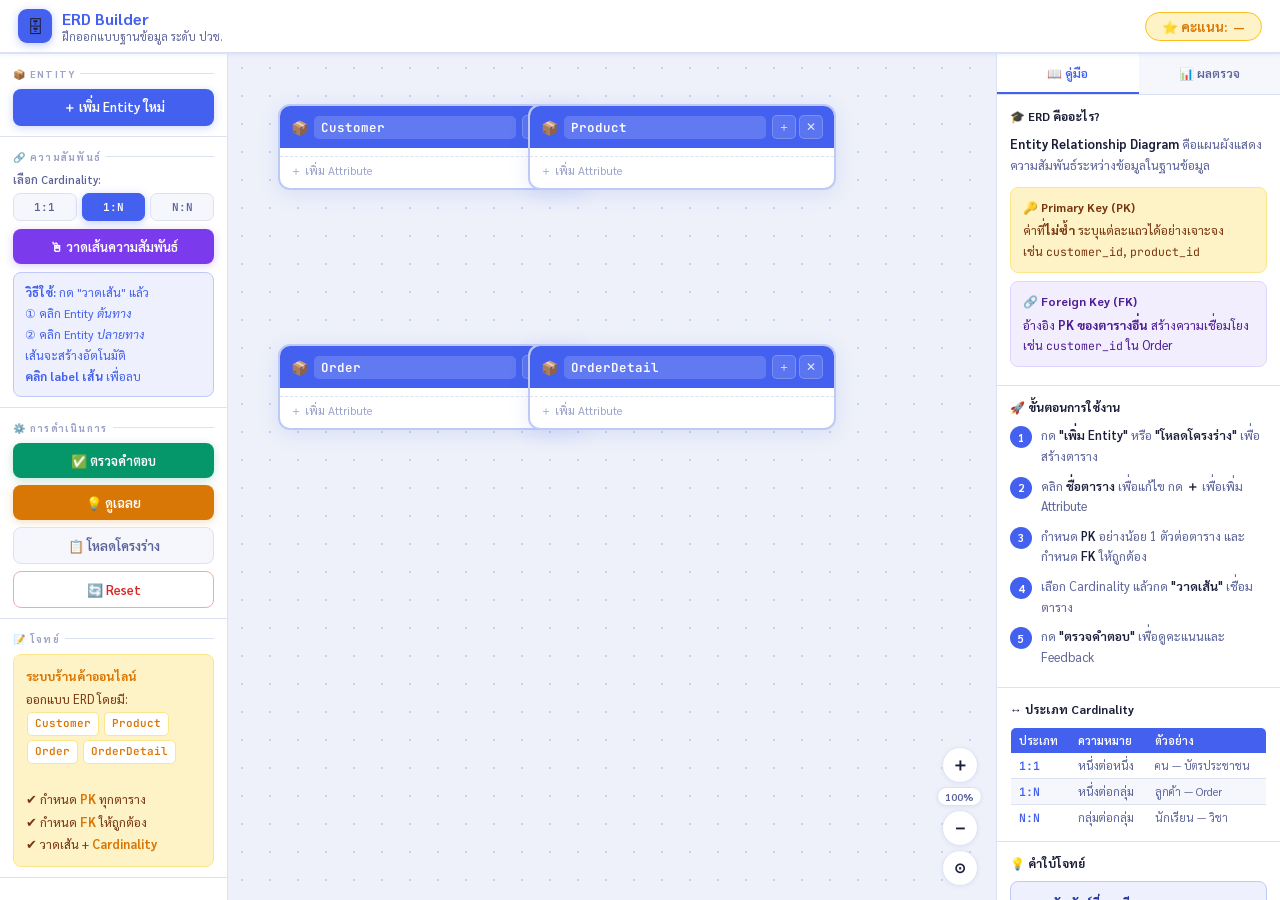
<file: erd-learning.html>
<!DOCTYPE html>
<html lang="th">
<head>
<meta charset="UTF-8">
<meta name="viewport" content="width=device-width, initial-scale=1.0">
<title>ERD Builder — ห้องเรียน ปวช.</title>
<link href="https://fonts.googleapis.com/css2?family=Sarabun:ital,wght@0,300;0,400;0,500;0,600;0,700;1,400&family=JetBrains+Mono:wght@400;500;600&display=swap" rel="stylesheet">
<style>
/* ══════════════════════════════════════════
   CSS VARIABLES — Light Theme
   ══════════════════════════════════════════ */
:root {
  --bg:        #eef1f9;
  --surface:   #ffffff;
  --surface2:  #f5f7fc;
  --surface3:  #eaedfa;
  --border:    #dde2f2;
  --border2:   #c5cceb;

  --indigo:       #4361ee;
  --indigo-d:     #2f4acf;
  --indigo-light: #eef1fd;
  --indigo-mid:   #bec9f8;
  --violet:       #7c3aed;
  --violet-light: #f3eefe;
  --amber:        #d97706;
  --amber-light:  #fef3c7;
  --amber-mid:    #fbbf24;
  --green:        #059669;
  --green-light:  #ecfdf5;
  --red:          #dc2626;
  --red-light:    #fef2f2;
  --red-mid:      #fca5a5;

  --text:  #1b1f3a;
  --text2: #5b639a;
  --text3: #9ba3c8;

  --shadow-sm: 0 1px 4px rgba(67,97,238,0.09);
  --shadow:    0 4px 20px rgba(67,97,238,0.13);
  --shadow-lg: 0 10px 36px rgba(67,97,238,0.18);
  --radius:    12px;
  --radius-sm: 8px;
  --font:  'Sarabun', sans-serif;
  --mono:  'JetBrains Mono', monospace;
}

*,*::before,*::after{box-sizing:border-box;margin:0;padding:0}

body{
  font-family:var(--font);
  background:var(--bg);
  color:var(--text);
  height:100vh;
  display:flex;
  flex-direction:column;
  overflow:hidden;
  font-size:14px;
}

/* ── HEADER ── */
header{
  background:var(--surface);
  border-bottom:2px solid var(--border);
  padding:0 18px;
  height:54px;
  display:flex;
  align-items:center;
  justify-content:space-between;
  flex-shrink:0;
  box-shadow:var(--shadow-sm);
  z-index:100;
}

.logo{display:flex;align-items:center;gap:10px}
.logo-icon{
  width:34px;height:34px;
  background:var(--indigo);
  border-radius:9px;
  display:flex;align-items:center;justify-content:center;
  font-size:17px;
  box-shadow:0 2px 8px rgba(67,97,238,.35);
}
.logo-text{font-size:16px;font-weight:700;color:var(--indigo)}
.logo-sub{font-size:11px;color:var(--text2)}

.score-pill{
  background:var(--amber-light);
  border:1.5px solid var(--amber-mid);
  border-radius:20px;
  padding:5px 16px;
  font-size:13px;font-weight:700;
  color:var(--amber);
  display:flex;align-items:center;gap:6px;
}

/* ── LAYOUT ── */
.app{display:flex;flex:1;overflow:hidden}

/* ── SIDEBAR ── */
.sidebar{
  width:228px;
  background:var(--surface);
  border-right:1.5px solid var(--border);
  display:flex;flex-direction:column;
  overflow-y:auto;flex-shrink:0;
}

.sec{padding:13px 13px 10px;border-bottom:1.5px solid var(--border)}

.sec-lbl{
  font-size:10px;font-weight:700;letter-spacing:1.3px;
  color:var(--text3);text-transform:uppercase;
  margin-bottom:9px;display:flex;align-items:center;gap:5px;
}
.sec-lbl::after{content:'';flex:1;height:1px;background:var(--border)}

/* Buttons */
.btn{
  display:flex;align-items:center;justify-content:center;gap:7px;
  padding:9px 13px;border-radius:var(--radius-sm);border:none;
  cursor:pointer;font-family:var(--font);font-size:13px;font-weight:600;
  transition:all .14s;width:100%;margin-bottom:7px;
}
.btn:last-child{margin-bottom:0}
.btn-indigo{background:var(--indigo);color:#fff;box-shadow:0 2px 8px rgba(67,97,238,.25)}
.btn-indigo:hover{background:var(--indigo-d);transform:translateY(-1px);box-shadow:0 4px 14px rgba(67,97,238,.35)}
.btn-green{background:var(--green);color:#fff;box-shadow:0 2px 8px rgba(5,150,105,.25)}
.btn-green:hover{background:#047857;transform:translateY(-1px)}
.btn-amber{background:var(--amber);color:#fff;box-shadow:0 2px 8px rgba(217,119,6,.25)}
.btn-amber:hover{background:#b45309;transform:translateY(-1px)}
.btn-red{background:#fff;color:var(--red);border:1.5px solid var(--red-mid)}
.btn-red:hover{background:var(--red-light)}
.btn-outline{background:var(--surface2);color:var(--text2);border:1.5px solid var(--border)}
.btn-outline:hover{background:var(--surface3);color:var(--text);border-color:var(--indigo-mid)}
.btn-violet{background:var(--violet);color:#fff;box-shadow:0 2px 8px rgba(124,58,237,.25)}
.btn-violet:hover{background:#6d28d9;transform:translateY(-1px)}

/* Rel chips */
.rel-chips{display:grid;grid-template-columns:repeat(3,1fr);gap:5px;margin-bottom:8px}
.rel-chip{
  padding:6px 4px;border-radius:7px;border:1.5px solid var(--border);
  background:var(--surface2);color:var(--text2);
  font-family:var(--mono);font-size:11px;font-weight:600;
  cursor:pointer;text-align:center;transition:all .14s;
}
.rel-chip:hover{border-color:var(--indigo-mid);color:var(--indigo)}
.rel-chip.active{background:var(--indigo);border-color:var(--indigo);color:#fff;box-shadow:0 2px 8px rgba(67,97,238,.3)}

.hint{
  background:var(--indigo-light);border:1.5px solid var(--indigo-mid);
  border-radius:var(--radius-sm);padding:9px 11px;
  font-size:12px;line-height:1.75;color:var(--indigo);margin-top:8px;
}
.hint strong{font-weight:700}

.prob{
  background:var(--amber-light);border:1.5px solid #fde68a;
  border-radius:var(--radius-sm);padding:10px 12px;
  font-size:12.5px;line-height:1.8;color:#78350f;
}
.prob strong{color:var(--amber);font-weight:700}
.etag{
  display:inline-flex;align-items:center;
  background:#fff;border:1px solid #fde68a;border-radius:5px;
  padding:1px 7px;font-family:var(--mono);font-size:11px;font-weight:600;
  color:var(--amber);margin:2px 1px;
}

/* ── CANVAS ── */
.canvas-wrap{
  flex:1;position:relative;overflow:hidden;
  background-color:var(--bg);
  background-image:radial-gradient(circle,#c5cff9 1px,transparent 1px);
  background-size:28px 28px;
}
.canvas-wrap.rel-mode{cursor:crosshair}
#canvas{position:absolute;top:0;left:0;width:100%;height:100%}
#svg-layer{position:absolute;top:0;left:0;width:100%;height:100%;pointer-events:none;overflow:visible}

.rel-toast{
  position:absolute;top:13px;left:50%;transform:translateX(-50%);
  background:var(--violet);color:#fff;padding:7px 22px;border-radius:22px;
  font-size:13px;font-weight:700;z-index:50;pointer-events:none;
  box-shadow:0 4px 16px rgba(124,58,237,.4);white-space:nowrap;
  animation:pulse 1.8s infinite;
}
@keyframes pulse{0%,100%{box-shadow:0 4px 16px rgba(124,58,237,.4)}50%{box-shadow:0 4px 28px rgba(124,58,237,.7)}}

.empty-state{
  position:absolute;top:50%;left:50%;transform:translate(-50%,-50%);
  text-align:center;color:var(--text3);pointer-events:none;
}
.empty-icon{font-size:50px;opacity:.4;margin-bottom:10px}
.empty-text{font-size:14px;font-weight:500}
.empty-sub{font-size:12px;margin-top:3px}

/* ── ENTITY CARD ── */
.entity-card{
  position:absolute;background:var(--surface);
  border:2px solid var(--indigo-mid);border-radius:var(--radius);
  min-width:188px;box-shadow:var(--shadow);user-select:none;
  transition:box-shadow .2s,border-color .2s,transform .1s;z-index:10;
}
.entity-card:hover{border-color:var(--indigo);box-shadow:var(--shadow-lg)}
.entity-card.selected{border-color:var(--violet);box-shadow:0 0 0 3px rgba(124,58,237,.18),var(--shadow-lg);transform:scale(1.01)}
.entity-card.has-error{border-color:var(--red);box-shadow:0 0 0 3px rgba(220,38,38,.14),var(--shadow)}

.ent-header{
  background:var(--indigo);
  border-radius:calc(var(--radius) - 2px) calc(var(--radius) - 2px) 0 0;
  padding:9px 11px;display:flex;align-items:center;justify-content:space-between;
  cursor:grab;gap:6px;
}
.ent-header:active{cursor:grabbing}

.ent-name-wrap{display:flex;align-items:center;gap:6px;flex:1;min-width:0}
.ent-name-input{
  background:rgba(255,255,255,.16);border:1px solid transparent;color:#fff;
  font-family:var(--mono);font-size:12.5px;font-weight:600;
  width:100%;outline:none;border-radius:5px;padding:2px 6px;cursor:pointer;
  transition:background .15s,border-color .15s;
}
.ent-name-input:focus{background:rgba(255,255,255,.26);border-color:rgba(255,255,255,.4);cursor:text}

.ent-actions{display:flex;gap:3px;flex-shrink:0}
.icon-btn{
  background:rgba(255,255,255,.13);border:1px solid rgba(255,255,255,.2);color:rgba(255,255,255,.85);
  cursor:pointer;width:24px;height:24px;border-radius:5px;font-size:12px;
  display:flex;align-items:center;justify-content:center;transition:all .14s;
}
.icon-btn:hover{background:rgba(255,255,255,.26);color:#fff}
.icon-btn.del:hover{background:rgba(239,68,68,.5);border-color:transparent}

.attr-list{padding:4px 0}
.attr-row{
  display:flex;align-items:center;gap:6px;padding:5px 10px;font-size:12px;
  transition:background .1s;
}
.attr-row:hover{background:var(--surface3)}

.abadge{
  font-size:9px;font-weight:700;padding:2px 5px;border-radius:4px;min-width:22px;
  text-align:center;letter-spacing:.3px;flex-shrink:0;
}
.abadge-pk{background:#fef3c7;color:var(--amber);border:1px solid #fde68a}
.abadge-fk{background:var(--violet-light);color:var(--violet);border:1px solid #ddd6fe}
.abadge-n{background:var(--surface2);color:var(--text3);border:1px solid var(--border)}

.attr-name-input{
  background:transparent;border:none;color:var(--text);
  font-family:var(--mono);font-size:11.5px;width:100%;outline:none;min-width:0;
}
.attr-name-input:focus{background:var(--surface3);border-radius:3px;padding:1px 4px}
.attr-type{color:var(--text3);font-size:10.5px;font-family:var(--mono);flex-shrink:0}
.attr-del{
  background:transparent;border:none;color:var(--text3);cursor:pointer;
  width:18px;height:18px;border-radius:3px;font-size:11px;
  display:flex;align-items:center;justify-content:center;opacity:0;transition:all .14s;flex-shrink:0;
}
.attr-row:hover .attr-del{opacity:1}
.attr-del:hover{background:var(--red-light);color:var(--red)}

.add-attr-row{
  display:flex;align-items:center;gap:6px;padding:6px 10px 9px;
  font-size:11.5px;color:var(--text3);cursor:pointer;
  border-top:1.5px dashed var(--border);transition:all .14s;
  border-radius:0 0 calc(var(--radius)-2px) calc(var(--radius)-2px);
}
.add-attr-row:hover{color:var(--indigo);background:var(--indigo-light)}

/* ── SVG lines ── */
.ln-11{stroke:#059669;stroke-width:2;fill:none}
.ln-1n{stroke:#4361ee;stroke-width:2;fill:none}
.ln-nn{stroke:#7c3aed;stroke-width:2;fill:none}
.ln-err{stroke:#dc2626;stroke-width:2;fill:none;stroke-dasharray:6,3}
.rel-lbl{font-family:var(--mono);font-size:10.5px;font-weight:600}

/* ── RIGHT PANEL ── */
.rpanel{
  width:284px;background:var(--surface);
  border-left:1.5px solid var(--border);
  display:flex;flex-direction:column;overflow:hidden;flex-shrink:0;
}

.panel-tabs{display:flex;border-bottom:1.5px solid var(--border);background:var(--surface2)}
.ptab{
  flex:1;padding:11px 8px;border:none;background:transparent;
  font-family:var(--font);font-size:12px;font-weight:600;color:var(--text2);
  cursor:pointer;border-bottom:2.5px solid transparent;transition:all .15s;
  display:flex;align-items:center;justify-content:center;gap:5px;
}
.ptab.active{color:var(--indigo);border-bottom-color:var(--indigo);background:var(--surface)}
.ptab:hover:not(.active){color:var(--text);background:var(--surface3)}

.pcontent{flex:1;overflow-y:auto;display:none}
.pcontent.show{display:block}

/* Guide styles */
.gsec{padding:13px 13px 10px;border-bottom:1px solid var(--border)}
.gtitle{font-size:12px;font-weight:700;color:var(--text);margin-bottom:10px;display:flex;align-items:center;gap:6px}

.gstep{display:flex;gap:9px;margin-bottom:9px;align-items:flex-start}
.stepnum{
  width:22px;height:22px;background:var(--indigo);color:#fff;border-radius:50%;
  font-size:11px;font-weight:700;display:flex;align-items:center;justify-content:center;
  flex-shrink:0;margin-top:1px;
}
.stepbody{font-size:12.5px;line-height:1.65;color:var(--text2)}
.stepbody strong{color:var(--text);font-weight:600}

.ccard{border-radius:var(--radius-sm);padding:10px 12px;margin-bottom:8px;font-size:12.5px;line-height:1.65}
.ccard.cpk{background:#fef3c7;border:1.5px solid #fde68a;color:#78350f}
.ccard.cfk{background:var(--violet-light);border:1.5px solid #ddd6fe;color:#4c1d95}
.ccard.crel{background:var(--indigo-light);border:1.5px solid var(--indigo-mid);color:#1e2ea0}
.ctitle{font-weight:700;font-size:12px;margin-bottom:3px;display:flex;align-items:center;gap:5px}
.cmono{font-family:var(--mono);font-size:11.5px}

.ctable{
  width:100%;border-collapse:collapse;font-size:11.5px;
  margin-top:6px;border-radius:6px;overflow:hidden;border:1px solid var(--border);
}
.ctable th{background:var(--indigo);color:#fff;padding:5px 8px;font-weight:600;font-size:11px;text-align:left}
.ctable td{padding:5px 8px;border-bottom:1px solid var(--border);color:var(--text2)}
.ctable tr:last-child td{border-bottom:none}
.ctable tr:nth-child(even) td{background:var(--surface2)}
.ctable .mono{font-family:var(--mono);font-weight:600;color:var(--indigo)}

/* Feedback */
.score-sec{
  padding:16px;border-bottom:1.5px solid var(--border);
  background:var(--surface2);text-align:center;
}
.score-circle{
  width:74px;height:74px;border-radius:50%;background:var(--amber-light);
  border:3px solid var(--amber-mid);display:flex;flex-direction:column;
  align-items:center;justify-content:center;margin:0 auto 10px;transition:all .4s;
}
.score-big{font-size:24px;font-weight:800;color:var(--amber);line-height:1;font-family:var(--mono)}
.score-maxl{font-size:10px;color:var(--text3)}
.sbar{width:100%;height:7px;background:var(--border);border-radius:4px;overflow:hidden}
.sbar-fill{height:100%;border-radius:4px;background:linear-gradient(90deg,var(--green),var(--indigo));transition:width .7s cubic-bezier(.4,0,.2,1);width:0%}
.score-lbl{font-size:12px;color:var(--text2);margin-top:6px}

.fb-list{padding:10px}
.fb-item{
  display:flex;align-items:flex-start;gap:9px;padding:9px 11px;
  border-radius:var(--radius-sm);margin-bottom:7px;font-size:12.5px;line-height:1.5;
  border:1.5px solid transparent;animation:fbIn .22s ease both;
}
@keyframes fbIn{from{opacity:0;transform:translateX(7px)}to{opacity:1;transform:none}}
.fb-ok  {background:var(--green-light);border-color:#a7f3d0;color:#065f46}
.fb-err {background:var(--red-light);border-color:var(--red-mid);color:#991b1b}
.fb-warn{background:var(--amber-light);border-color:#fde68a;color:#92400e}
.fb-info{background:var(--indigo-light);border-color:var(--indigo-mid);color:#1e2ea0}
.fb-icon{font-size:15px;flex-shrink:0;margin-top:1px}

/* ── MODALS ── */
.moverlay{
  position:fixed;inset:0;background:rgba(27,31,58,.42);
  display:flex;align-items:center;justify-content:center;z-index:999;
  backdrop-filter:blur(5px);animation:fadeIn .18s;
}
@keyframes fadeIn{from{opacity:0}to{opacity:1}}
.modal{
  background:var(--surface);border:1.5px solid var(--border);border-radius:16px;
  padding:24px;width:92%;max-width:460px;box-shadow:var(--shadow-lg);
  animation:mpop .2s cubic-bezier(.34,1.56,.64,1);
}
@keyframes mpop{from{transform:scale(.93);opacity:0}to{transform:scale(1);opacity:1}}
.modal-title{font-size:16px;font-weight:700;margin-bottom:18px;color:var(--text);display:flex;align-items:center;gap:8px}
.mgrid{display:grid;grid-template-columns:1fr 1fr;gap:12px;margin-bottom:18px}
.fg{display:flex;flex-direction:column;gap:5px}
.flbl{font-size:11px;font-weight:700;color:var(--text2);letter-spacing:.4px;text-transform:uppercase}
.finput,.fselect{
  background:var(--surface2);border:1.5px solid var(--border2);
  color:var(--text);font-family:var(--font);font-size:13.5px;
  padding:9px 12px;border-radius:var(--radius-sm);outline:none;width:100%;
  transition:border-color .15s,box-shadow .15s;
}
.finput:focus,.fselect:focus{border-color:var(--indigo);box-shadow:0 0 0 3px rgba(67,97,238,.12)}
.mfooter{display:flex;gap:8px;justify-content:flex-end}
.mfooter .btn{width:auto;margin:0;padding:9px 20px}

/* Answer modal */
.ans-scroll{max-height:68vh;overflow-y:auto;padding-right:4px}
.ans-entity{background:var(--surface2);border:1.5px solid var(--border);border-radius:var(--radius-sm);padding:12px;margin-bottom:10px}
.ans-ename{font-family:var(--mono);font-size:13px;font-weight:700;color:var(--indigo);margin-bottom:8px;display:flex;align-items:center;gap:6px}
.ans-attr{display:flex;align-items:center;gap:7px;padding:3px 0;font-size:12px;color:var(--text2)}
.ansbadge{font-size:9px;font-weight:700;padding:1px 5px;border-radius:3px}
.ansbadge-pk{background:#fef3c7;color:var(--amber);border:1px solid #fde68a}
.ansbadge-fk{background:var(--violet-light);color:var(--violet);border:1px solid #ddd6fe}
.ans-aname{font-family:var(--mono);font-size:11.5px;color:var(--text)}
.ans-atype{font-family:var(--mono);font-size:10.5px;color:var(--text3)}
.rel-chip-a{
  display:inline-flex;align-items:center;gap:6px;
  background:var(--surface2);border:1.5px solid var(--border);
  border-radius:7px;padding:5px 10px;font-size:12px;margin:3px;font-family:var(--mono);
}
.rel-type-badge{font-size:11px;font-weight:700;padding:1px 6px;border-radius:4px;background:var(--indigo-light);color:var(--indigo);border:1px solid var(--indigo-mid)}

/* ── ZOOM CONTROLS ── */
.zoom-controls{
  position:absolute;bottom:14px;right:14px;
  display:flex;flex-direction:column;align-items:center;gap:4px;
  z-index:50;
}
.zoom-btn{
  width:36px;height:36px;border-radius:50%;
  background:var(--surface);border:1.5px solid var(--border);
  color:var(--text);font-size:18px;font-weight:700;
  display:flex;align-items:center;justify-content:center;
  cursor:pointer;box-shadow:var(--shadow-sm);
  transition:all .14s;line-height:1;
}
.zoom-btn:hover{background:var(--indigo);color:#fff;border-color:var(--indigo)}
.zoom-btn:active{transform:scale(.9)}
.zoom-btn.zoom-fit{font-size:14px}
.zoom-label{
  font-size:10px;font-weight:700;color:var(--text2);
  background:var(--surface);border:1.5px solid var(--border);
  border-radius:10px;padding:2px 7px;
  box-shadow:var(--shadow-sm);min-width:36px;text-align:center;
}

/* ── CANVAS VIEWPORT (dot grid follows zoom via background-size) ── */
#canvasViewport{will-change:transform;}

/* PC pan cursor */
.canvas-wrap.pan-ready{cursor:grab}
.canvas-wrap.pan-ready.panning{cursor:grabbing}

/* ── MOBILE CARDINALITY BOTTOM SHEET ── */
.rel-sheet-overlay{
  display:none;
  position:fixed;inset:0;
  background:rgba(27,31,58,.35);
  z-index:500;
  backdrop-filter:blur(3px);
  animation:fadeIn .18s;
}
.rel-sheet-overlay.show{display:block}
.rel-sheet{
  position:absolute;
  bottom:0;left:0;right:0;
  background:var(--surface);
  border-radius:20px 20px 0 0;
  padding:0 0 32px;
  box-shadow:0 -8px 32px rgba(67,97,238,.18);
  animation:slideUp .24s cubic-bezier(.34,1.3,.64,1);
}
@keyframes slideUp{from{transform:translateY(100%)}to{transform:translateY(0)}}
.rel-sheet-handle{
  width:40px;height:4px;
  background:var(--border2);border-radius:2px;
  margin:12px auto 18px;
}
.rel-sheet-title{
  font-size:14px;font-weight:700;color:var(--text);
  text-align:center;margin-bottom:18px;
  display:flex;align-items:center;justify-content:center;gap:7px;
}
.rel-sheet-cards{
  display:grid;grid-template-columns:repeat(3,1fr);
  gap:10px;padding:0 16px 16px;
}
.rel-sheet-card{
  border:2px solid var(--border);border-radius:14px;
  background:var(--surface2);padding:16px 8px 12px;
  text-align:center;cursor:pointer;transition:all .16s;
  display:flex;flex-direction:column;align-items:center;gap:8px;
}
.rel-sheet-card:active{transform:scale(.95)}
.rel-sheet-card.active{border-color:var(--indigo);background:var(--indigo-light)}
.rel-sheet-card .rsc-type{
  font-family:var(--mono);font-size:20px;font-weight:700;color:var(--text);
}
.rel-sheet-card.active .rsc-type{color:var(--indigo)}
.rel-sheet-card .rsc-label{font-size:11px;color:var(--text2);line-height:1.4}
.rel-sheet-card.c11 .rsc-dot{background:#059669}
.rel-sheet-card.c1n .rsc-dot{background:#4361ee}
.rel-sheet-card.cnn .rsc-dot{background:#7c3aed}
.rsc-dot{width:10px;height:10px;border-radius:50%;margin:0 auto}
.rel-sheet-cancel{
  margin:0 16px;width:calc(100% - 32px);
  padding:13px;border-radius:12px;border:1.5px solid var(--border);
  background:var(--surface2);font-family:var(--font);font-size:14px;
  font-weight:600;color:var(--text2);cursor:pointer;
}

::-webkit-scrollbar{width:5px}
::-webkit-scrollbar-track{background:transparent}
::-webkit-scrollbar-thumb{background:var(--border2);border-radius:3px}
::-webkit-scrollbar-thumb:hover{background:var(--text3)}

@media(max-width:900px){.sidebar{width:190px}.rpanel{width:238px}}

/* ══════════════════════════════════════════
   MOBILE RESPONSIVE — < 768px
   ══════════════════════════════════════════ */
@media(max-width:768px){
  body{
    overflow:hidden;
    height:100dvh;
  }

  header{
    height:48px;
    padding:0 12px;
  }
  .logo-text{font-size:14px}
  .logo-sub{display:none}
  .logo-icon{width:30px;height:30px;font-size:15px}
  .score-pill{padding:4px 12px;font-size:12px}

  .app{
    flex-direction:column;
    flex:1;
    overflow:hidden;
    position:relative;
  }

  /* Sidebar becomes slide-in panel */
  .sidebar{
    position:fixed;
    left:0; top:48px;
    bottom:60px;
    width:80%;
    max-width:320px;
    z-index:300;
    transform:translateX(-100%);
    transition:transform .28s cubic-bezier(.4,0,.2,1);
    box-shadow:var(--shadow-lg);
    overflow-y:auto;
  }
  .sidebar.mobile-open{transform:translateX(0)}

  /* Right panel becomes slide-in from right */
  .rpanel{
    position:fixed;
    right:0; top:48px;
    bottom:60px;
    width:85%;
    max-width:340px;
    z-index:300;
    transform:translateX(100%);
    transition:transform .28s cubic-bezier(.4,0,.2,1);
    box-shadow:var(--shadow-lg);
    display:flex !important;
  }
  .rpanel.mobile-open{transform:translateX(0)}

  /* Overlay backdrop */
  .mobile-overlay{
    display:none;
    position:fixed;
    inset:0;
    top:48px;
    bottom:60px;
    background:rgba(27,31,58,.38);
    z-index:299;
    backdrop-filter:blur(2px);
    animation:fadeIn .18s;
  }
  .mobile-overlay.show{display:block}

  /* Canvas takes full space */
  .canvas-wrap{
    flex:1;
    width:100%;
    overflow:hidden;
  }

  /* Bottom navigation bar */
  .mobile-nav{
    display:flex;
    position:fixed;
    bottom:0; left:0; right:0;
    height:60px;
    background:var(--surface);
    border-top:1.5px solid var(--border);
    z-index:400;
    box-shadow:0 -4px 16px rgba(67,97,238,.1);
  }
  .mnav-btn{
    flex:1;
    display:flex;
    flex-direction:column;
    align-items:center;
    justify-content:center;
    gap:3px;
    border:none;
    background:transparent;
    cursor:pointer;
    font-family:var(--font);
    font-size:10px;
    font-weight:600;
    color:var(--text2);
    transition:all .15s;
    padding:6px 4px;
    position:relative;
  }
  .mnav-btn .micon{font-size:20px;line-height:1}
  .mnav-btn.active{color:var(--indigo)}
  .mnav-btn.active::after{
    content:'';
    position:absolute;
    top:0; left:20%; right:20%;
    height:2.5px;
    background:var(--indigo);
    border-radius:0 0 3px 3px;
  }
  .mnav-btn.danger{color:var(--red)}

  /* Compact sidebar sections */
  .sec{padding:10px}
  .btn{padding:10px 13px;font-size:13px;margin-bottom:6px}

  /* Entity cards — touch-friendlier */
  .entity-card{min-width:160px}
  .ent-header{padding:10px 11px}
  .icon-btn{
    width:36px;height:36px;font-size:16px;
    /* larger tap area */
    -webkit-tap-highlight-color:rgba(255,255,255,.2);
  }
  .ent-actions{gap:6px}
  .attr-row{padding:7px 10px}
  .add-attr-row{padding:8px 10px 11px}

  /* Attr delete — always visible on mobile */
  .attr-del{opacity:1 !important}

  /* Canvas empty state */
  .empty-icon{font-size:40px}
  .empty-text{font-size:13px}

  /* Modal full-width on mobile */
  .modal{width:96%;padding:18px}
  .mgrid{grid-template-columns:1fr;gap:10px}
  .mgrid .fg[style*="grid-column"]{grid-column:auto}

  /* Panel tabs larger touch target */
  .ptab{padding:13px 8px;font-size:13px}

  /* FAB for adding entity */
  .mobile-fab{
    display:flex;
    position:fixed;
    right:14px;
    bottom:74px;
    width:52px; height:52px;
    background:var(--indigo);
    color:#fff;
    border:none;
    border-radius:50%;
    font-size:24px;
    align-items:center;
    justify-content:center;
    box-shadow:0 4px 18px rgba(67,97,238,.45);
    cursor:pointer;
    z-index:200;
    transition:all .18s;
  }
  .mobile-fab:active{transform:scale(.9)}
  .mobile-fab.rel-active{background:var(--violet);box-shadow:0 4px 18px rgba(124,58,237,.45)}

  /* Rel toast smaller on mobile */
  .rel-toast{font-size:12px;padding:6px 16px}

  /* Score pill hidden on very small */
  @media(max-width:380px){
    .score-pill{display:none}
  }
}

/* Desktop: hide mobile-only elements */
@media(min-width:769px){
  .mobile-nav{display:none}
  .mobile-fab{display:none}
  .mobile-overlay{display:none !important}
}
</style>
</head>
<body>

<header>
  <div class="logo">
    <div class="logo-icon">🗄</div>
    <div>
      <div class="logo-text">ERD Builder</div>
      <div class="logo-sub">ฝึกออกแบบฐานข้อมูล ระดับ ปวช.</div>
    </div>
  </div>
  <div class="score-pill">⭐ คะแนน: <span id="scoreDisplay">—</span></div>
</header>

<div class="app">

  <!-- ═══ SIDEBAR ═══ -->
  <div class="sidebar">

    <div class="sec">
      <div class="sec-lbl">📦 Entity</div>
      <button class="btn btn-indigo" onclick="addEntity()">＋ เพิ่ม Entity ใหม่</button>
    </div>

    <div class="sec">
      <div class="sec-lbl">🔗 ความสัมพันธ์</div>
      <div style="font-size:11px;color:var(--text2);margin-bottom:6px;font-weight:600">เลือก Cardinality:</div>
      <div class="rel-chips">
        <div class="rel-chip" id="c11" onclick="setRelType('1:1')">1:1</div>
        <div class="rel-chip active" id="c1n" onclick="setRelType('1:N')">1:N</div>
        <div class="rel-chip" id="cnn" onclick="setRelType('N:N')">N:N</div>
      </div>
      <button class="btn btn-violet" id="relBtn" onclick="toggleRel()">🖱 วาดเส้นความสัมพันธ์</button>
      <div class="hint">
        <strong>วิธีใช้:</strong> กด "วาดเส้น" แล้ว<br>
        ① คลิก Entity <em>ต้นทาง</em><br>
        ② คลิก Entity <em>ปลายทาง</em><br>
        เส้นจะสร้างอัตโนมัติ<br>
        <strong>คลิก label เส้น</strong> เพื่อลบ
      </div>
    </div>

    <div class="sec">
      <div class="sec-lbl">⚙️ การดำเนินการ</div>
      <button class="btn btn-green"   onclick="checkAnswer()">✅ ตรวจคำตอบ</button>
      <button class="btn btn-amber"   onclick="showAnswer()">💡 ดูเฉลย</button>
      <button class="btn btn-outline" onclick="loadSample()">📋 โหลดโครงร่าง</button>
      <button class="btn btn-red"     onclick="doReset()">🔄 Reset</button>
    </div>

    <div class="sec">
      <div class="sec-lbl">📝 โจทย์</div>
      <div class="prob">
        <strong>ระบบร้านค้าออนไลน์</strong><br>
        ออกแบบ ERD โดยมี:<br>
        <span class="etag">Customer</span>
        <span class="etag">Product</span>
        <span class="etag">Order</span>
        <span class="etag">OrderDetail</span><br><br>
        ✔ กำหนด <strong>PK</strong> ทุกตาราง<br>
        ✔ กำหนด <strong>FK</strong> ให้ถูกต้อง<br>
        ✔ วาดเส้น + <strong>Cardinality</strong>
      </div>
    </div>

  </div>

  <!-- ═══ CANVAS ═══ -->
  <div class="canvas-wrap" id="canvasWrap">
    <div id="relToast" class="rel-toast" style="display:none">🔗 คลิก Entity ต้นทาง...</div>
    <div id="emptyState" class="empty-state">
      <div class="empty-icon">🗂</div>
      <div class="empty-text">Canvas ว่างเปล่า</div>
      <div class="empty-sub">กด "เพิ่ม Entity" หรือ "โหลดโครงร่าง" เพื่อเริ่ม</div>
    </div>
    <!-- zoom/pan viewport -->
    <div id="canvasViewport" style="position:absolute;top:0;left:0;width:0;height:0;transform-origin:0 0;">
      <div id="canvas" style="position:absolute;top:0;left:0;width:2400px;height:2000px;"></div>
      <svg id="svg-layer" xmlns="http://www.w3.org/2000/svg" style="position:absolute;top:0;left:0;width:2400px;height:2000px;pointer-events:none;overflow:visible">
        <defs>
          <marker id="a11" markerWidth="9" markerHeight="9" refX="7" refY="3.5" orient="auto">
            <path d="M0,0 L0,7 L8,3.5 z" fill="#059669"/></marker>
          <marker id="a1n" markerWidth="9" markerHeight="9" refX="7" refY="3.5" orient="auto">
            <path d="M0,0 L0,7 L8,3.5 z" fill="#4361ee"/></marker>
          <marker id="ann" markerWidth="9" markerHeight="9" refX="7" refY="3.5" orient="auto">
            <path d="M0,0 L0,7 L8,3.5 z" fill="#7c3aed"/></marker>
          <marker id="aerr" markerWidth="9" markerHeight="9" refX="7" refY="3.5" orient="auto">
            <path d="M0,0 L0,7 L8,3.5 z" fill="#dc2626"/></marker>
        </defs>
      </svg>
    </div>

    <!-- zoom controls -->
    <div class="zoom-controls" id="zoomControls">
      <button class="zoom-btn" onclick="adjustZoom(0.15)" title="ซูมเข้า">＋</button>
      <span class="zoom-label" id="zoomLabel">100%</span>
      <button class="zoom-btn" onclick="adjustZoom(-0.15)" title="ซูมออก">－</button>
      <button class="zoom-btn zoom-fit" onclick="resetZoom()" title="รีเซ็ต">⊙</button>
    </div>
  </div>

  <!-- ═══ RIGHT PANEL ═══ -->
  <div class="rpanel">
    <div class="panel-tabs">
      <button class="ptab active" id="tGuide"    onclick="switchTab('guide')">📖 คู่มือ</button>
      <button class="ptab"        id="tFeedback" onclick="switchTab('feedback')">📊 ผลตรวจ</button>
    </div>

    <!-- GUIDE -->
    <div class="pcontent show" id="pGuide">

      <div class="gsec">
        <div class="gtitle">🎓 ERD คืออะไร?</div>
        <div style="font-size:12.5px;color:var(--text2);line-height:1.7;margin-bottom:10px">
          <strong style="color:var(--text)">Entity Relationship Diagram</strong> คือแผนผังแสดงความสัมพันธ์ระหว่างข้อมูลในฐานข้อมูล
        </div>
        <div class="ccard cpk">
          <div class="ctitle">🔑 Primary Key (PK)</div>
          ค่าที่<strong>ไม่ซ้ำ</strong> ระบุแต่ละแถวได้อย่างเจาะจง<br>
          เช่น <span class="cmono">customer_id</span>, <span class="cmono">product_id</span>
        </div>
        <div class="ccard cfk">
          <div class="ctitle">🔗 Foreign Key (FK)</div>
          อ้างอิง <strong>PK ของตารางอื่น</strong> สร้างความเชื่อมโยง<br>
          เช่น <span class="cmono">customer_id</span> ใน Order
        </div>
      </div>

      <div class="gsec">
        <div class="gtitle">🚀 ขั้นตอนการใช้งาน</div>
        <div class="gstep"><div class="stepnum">1</div><div class="stepbody">กด <strong>"เพิ่ม Entity"</strong> หรือ <strong>"โหลดโครงร่าง"</strong> เพื่อสร้างตาราง</div></div>
        <div class="gstep"><div class="stepnum">2</div><div class="stepbody">คลิก <strong>ชื่อตาราง</strong> เพื่อแก้ไข กด <strong>＋</strong> เพื่อเพิ่ม Attribute</div></div>
        <div class="gstep"><div class="stepnum">3</div><div class="stepbody">กำหนด <strong>PK</strong> อย่างน้อย 1 ตัวต่อตาราง และกำหนด <strong>FK</strong> ให้ถูกต้อง</div></div>
        <div class="gstep"><div class="stepnum">4</div><div class="stepbody">เลือก Cardinality แล้วกด <strong>"วาดเส้น"</strong> เชื่อมตาราง</div></div>
        <div class="gstep"><div class="stepnum">5</div><div class="stepbody">กด <strong>"ตรวจคำตอบ"</strong> เพื่อดูคะแนนและ Feedback</div></div>
      </div>

      <div class="gsec">
        <div class="gtitle">↔ ประเภท Cardinality</div>
        <table class="ctable">
          <thead><tr><th>ประเภท</th><th>ความหมาย</th><th>ตัวอย่าง</th></tr></thead>
          <tbody>
            <tr><td class="mono">1:1</td><td>หนึ่งต่อหนึ่ง</td><td style="font-size:11px">คน — บัตรประชาชน</td></tr>
            <tr><td class="mono">1:N</td><td>หนึ่งต่อกลุ่ม</td><td style="font-size:11px">ลูกค้า — Order</td></tr>
            <tr><td class="mono">N:N</td><td>กลุ่มต่อกลุ่ม</td><td style="font-size:11px">นักเรียน — วิชา</td></tr>
          </tbody>
        </table>
      </div>

      <div class="gsec">
        <div class="gtitle">💡 คำใบ้โจทย์</div>
        <div class="ccard crel" style="font-size:12px;line-height:1.85">
          <div class="ctitle">ความสัมพันธ์ที่ควรมี</div>
          • <strong>Customer → Order</strong> <em>(1:N)</em><br>
          &nbsp;&nbsp;ลูกค้า 1 คน มีได้หลาย Order<br><br>
          • <strong>Order → OrderDetail</strong> <em>(1:N)</em><br>
          &nbsp;&nbsp;1 Order มีรายการสินค้าหลายชิ้น<br><br>
          • <strong>Product → OrderDetail</strong> <em>(1:N)</em><br>
          &nbsp;&nbsp;1 สินค้าปรากฏใน OrderDetail หลายครั้ง
        </div>
      </div>

      <div class="gsec" style="border-bottom:none">
        <div class="gtitle">🎨 สัญลักษณ์เส้น</div>
        <div style="display:flex;flex-direction:column;gap:8px;font-size:12px">
          <div style="display:flex;align-items:center;gap:10px">
            <svg width="50" height="14"><line x1="0" y1="7" x2="50" y2="7" stroke="#059669" stroke-width="2.5"/></svg>
            <span style="color:var(--text2)">1:1 สีเขียว</span>
          </div>
          <div style="display:flex;align-items:center;gap:10px">
            <svg width="50" height="14"><line x1="0" y1="7" x2="50" y2="7" stroke="#4361ee" stroke-width="2.5"/></svg>
            <span style="color:var(--text2)">1:N สีน้ำเงิน</span>
          </div>
          <div style="display:flex;align-items:center;gap:10px">
            <svg width="50" height="14"><line x1="0" y1="7" x2="50" y2="7" stroke="#7c3aed" stroke-width="2.5"/></svg>
            <span style="color:var(--text2)">N:N สีม่วง</span>
          </div>
          <div style="display:flex;align-items:center;gap:10px">
            <svg width="50" height="14"><line x1="0" y1="7" x2="50" y2="7" stroke="#dc2626" stroke-width="2.5" stroke-dasharray="5,3"/></svg>
            <span style="color:var(--text2)">เส้นแดงประ = ผิด</span>
          </div>
        </div>
      </div>

    </div>

    <!-- FEEDBACK -->
    <div class="pcontent" id="pFeedback">
      <div class="score-sec">
        <div class="score-circle" id="scoreCircle">
          <div class="score-big" id="scoreNum">—</div>
          <div class="score-maxl">/10</div>
        </div>
        <div class="sbar"><div class="sbar-fill" id="sbarFill"></div></div>
        <div class="score-lbl" id="scoreLbl">กดตรวจคำตอบเพื่อดูคะแนน</div>
      </div>
      <div class="fb-list" id="fbList">
        <div class="fb-item fb-info">
          <span class="fb-icon">📖</span>
          <span>ดูคู่มือที่แท็บ "คู่มือ" แล้วกด "ตรวจคำตอบ"</span>
        </div>
      </div>
    </div>

  </div>
</div>

<!-- MODAL: Add Attribute -->
<div id="attrModal" class="moverlay" style="display:none" onclick="closeModal('attrModal',event)">
  <div class="modal" onclick="event.stopPropagation()">
    <div class="modal-title">➕ เพิ่ม Attribute</div>
    <div class="mgrid">
      <div class="fg" style="grid-column:1/-1">
        <label class="flbl">ชื่อ Attribute</label>
        <input class="finput" id="attrName" placeholder="เช่น customer_id, name, price"/>
      </div>
      <div class="fg">
        <label class="flbl">ประเภทข้อมูล</label>
        <select class="fselect" id="attrType">
          <option>INT</option><option>VARCHAR</option><option>TEXT</option>
          <option>DATE</option><option>DECIMAL</option><option>BOOLEAN</option>
          <option>FLOAT</option><option>TIMESTAMP</option>
        </select>
      </div>
      <div class="fg">
        <label class="flbl">ประเภท Key</label>
        <select class="fselect" id="attrKey">
          <option value="none">— ปกติ —</option>
          <option value="PK">🔑 Primary Key</option>
          <option value="FK">🔗 Foreign Key</option>
        </select>
      </div>
    </div>
    <div class="mfooter">
      <button class="btn btn-outline" onclick="closeModal('attrModal')">ยกเลิก</button>
      <button class="btn btn-indigo" onclick="confirmAttr()">✔ เพิ่ม</button>
    </div>
  </div>
</div>

<!-- MODAL: Answer -->
<div id="ansModal" class="moverlay" style="display:none" onclick="closeModal('ansModal',event)">
  <div class="modal" onclick="event.stopPropagation()" style="max-width:560px">
    <div class="modal-title">💡 เฉลย — ระบบร้านค้าออนไลน์</div>
    <div class="ans-scroll">
      <div id="ansEntities"></div>
      <div style="margin-top:14px">
        <div style="font-size:10px;font-weight:700;color:var(--text2);letter-spacing:1.2px;text-transform:uppercase;margin-bottom:8px">ความสัมพันธ์</div>
        <div id="ansRels"></div>
      </div>
    </div>
    <div style="height:14px"></div>
    <div class="mfooter">
      <button class="btn btn-outline" onclick="closeModal('ansModal')">ปิด</button>
      <button class="btn btn-green" onclick="loadAnswer();closeModal('ansModal')">📥 โหลดเฉลยลง Canvas</button>
    </div>
  </div>
</div>

<!-- ════════ MOBILE OVERLAY ════════ -->
<div class="mobile-overlay" id="mobileOverlay" onclick="closeMobilePanels()"></div>

<!-- ════════ MOBILE FAB ════════ -->
<button class="mobile-fab" id="mobileFab" onclick="addEntity()" title="เพิ่ม Entity">＋</button>

<!-- ════════ MOBILE BOTTOM NAV ════════ -->
<nav class="mobile-nav">
  <button class="mnav-btn" id="mnavTools" onclick="toggleMobilePanel('sidebar')">
    <span class="micon">🛠</span>เครื่องมือ
  </button>
  <button class="mnav-btn active" id="mnavCanvas" onclick="closeMobilePanels()">
    <span class="micon">🖼</span>Canvas
  </button>
  <button class="mnav-btn" id="mnavCheck" onclick="checkAnswer()">
    <span class="micon">✅</span>ตรวจ
  </button>
  <button class="mnav-btn" id="mnavPanel" onclick="toggleMobilePanel('rpanel')">
    <span class="micon">📊</span>ผล/คู่มือ
  </button>
</nav>

<!-- ════════ MOBILE: Cardinality Bottom Sheet ════════ -->
<div class="rel-sheet-overlay" id="relSheetOverlay" onclick="closeRelSheet()">
  <div class="rel-sheet" onclick="event.stopPropagation()">
    <div class="rel-sheet-handle"></div>
    <div class="rel-sheet-title">🔗 เลือกรูปแบบความสัมพันธ์</div>
    <div class="rel-sheet-cards">
      <div class="rel-sheet-card c11 active" id="rsc11" onclick="pickRelType('1:1')">
        <div class="rsc-dot"></div>
        <div class="rsc-type">1:1</div>
        <div class="rsc-label">หนึ่ง<br>ต่อหนึ่ง</div>
      </div>
      <div class="rel-sheet-card c1n" id="rsc1n" onclick="pickRelType('1:N')">
        <div class="rsc-dot"></div>
        <div class="rsc-type">1:N</div>
        <div class="rsc-label">หนึ่ง<br>ต่อกลุ่ม</div>
      </div>
      <div class="rel-sheet-card cnn" id="rsccnn" onclick="pickRelType('N:N')">
        <div class="rsc-dot"></div>
        <div class="rsc-type">N:N</div>
        <div class="rsc-label">กลุ่ม<br>ต่อกลุ่ม</div>
      </div>
    </div>
    <button class="rel-sheet-cancel" onclick="closeRelSheet()">ยกเลิก</button>
  </div>
</div>

<!-- ════════════════ JS ════════════════ -->
<script>
// ── STATE ──
let entities=[], relationships=[];
let eid=1, aid=1;
let relMode=false, relSrc=null, relType="1:N";
let drag=null, doff={x:0,y:0};
let curEnt=null; // entity ที่กำลัง add attr

// ── MOBILE PANEL TOGGLE ──
function isMobile(){return window.innerWidth<=768}

function closeMobilePanels(){
  document.querySelector('.sidebar')?.classList.remove('mobile-open');
  document.querySelector('.rpanel')?.classList.remove('mobile-open');
  document.getElementById('mobileOverlay')?.classList.remove('show');
  // reset nav active
  document.querySelectorAll('.mnav-btn').forEach(b=>b.classList.remove('active'));
  document.getElementById('mnavCanvas')?.classList.add('active');
}

function toggleMobilePanel(which){
  if(!isMobile()) return;
  const sidebar=document.querySelector('.sidebar');
  const rpanel=document.querySelector('.rpanel');
  const overlay=document.getElementById('mobileOverlay');

  if(which==='sidebar'){
    const isOpen=sidebar.classList.contains('mobile-open');
    sidebar.classList.toggle('mobile-open',!isOpen);
    rpanel.classList.remove('mobile-open');
    overlay.classList.toggle('show',!isOpen);
    document.querySelectorAll('.mnav-btn').forEach(b=>b.classList.remove('active'));
    if(!isOpen) document.getElementById('mnavTools')?.classList.add('active');
    else document.getElementById('mnavCanvas')?.classList.add('active');
  } else {
    const isOpen=rpanel.classList.contains('mobile-open');
    rpanel.classList.toggle('mobile-open',!isOpen);
    sidebar.classList.remove('mobile-open');
    overlay.classList.toggle('show',!isOpen);
    document.querySelectorAll('.mnav-btn').forEach(b=>b.classList.remove('active'));
    if(!isOpen) document.getElementById('mnavPanel')?.classList.add('active');
    else document.getElementById('mnavCanvas')?.classList.add('active');
  }
}

function toggleMobileRel(){
  // on mobile: if not in rel mode, open cardinality picker first
  if(isMobile() && !relMode){
    closeMobilePanels();
    openRelSheet();
    return;
  }
  // if already in rel mode, toggle off
  toggleRel();
  if(isMobile()) closeMobilePanels();
}

// ── ANSWER KEY ──
const ANS={
  entities:[
    {name:"Customer",attrs:[
      {name:"customer_id",type:"INT",key:"PK"},{name:"name",type:"VARCHAR",key:"none"},
      {name:"email",type:"VARCHAR",key:"none"},{name:"phone",type:"VARCHAR",key:"none"}]},
    {name:"Product",attrs:[
      {name:"product_id",type:"INT",key:"PK"},{name:"name",type:"VARCHAR",key:"none"},
      {name:"price",type:"DECIMAL",key:"none"},{name:"stock",type:"INT",key:"none"}]},
    {name:"Order",attrs:[
      {name:"order_id",type:"INT",key:"PK"},{name:"customer_id",type:"INT",key:"FK"},
      {name:"order_date",type:"DATE",key:"none"},{name:"total",type:"DECIMAL",key:"none"}]},
    {name:"OrderDetail",attrs:[
      {name:"detail_id",type:"INT",key:"PK"},{name:"order_id",type:"INT",key:"FK"},
      {name:"product_id",type:"INT",key:"FK"},{name:"quantity",type:"INT",key:"none"},
      {name:"unit_price",type:"DECIMAL",key:"none"}]}
  ],
  relationships:[
    {from:"Customer",to:"Order",cardinality:"1:N",label:"สั่งซื้อ"},
    {from:"Order",to:"OrderDetail",cardinality:"1:N",label:"ประกอบด้วย"},
    {from:"Product",to:"OrderDetail",cardinality:"1:N",label:"อยู่ใน"}
  ]
};

// ── TABS ──
function switchTab(t){
  document.getElementById("pGuide").classList.toggle("show",t==="guide");
  document.getElementById("pFeedback").classList.toggle("show",t==="feedback");
  document.getElementById("tGuide").classList.toggle("active",t==="guide");
  document.getElementById("tFeedback").classList.toggle("active",t==="feedback");
}

// ── REL TYPE ──
function setRelType(t){
  relType=t;
  [["1:1","c11"],["1:N","c1n"],["N:N","cnn"]].forEach(([v,id])=>{
    document.getElementById(id).classList.toggle("active",v===t);
  });
}

// ── ADD ENTITY ──
function addEntity(){
  const names=["Customer","Product","Order","OrderDetail","Employee","Category","Payment","Supplier"];
  let name="Entity";
  for(const n of names){if(!entities.find(e=>e.name===n)){name=n;break}}
  const id=`e${eid++}`;
  // place in center of current viewport view
  const wr=document.getElementById("canvasWrap").getBoundingClientRect();
  const cx=(wr.width/2-vpX)/vpScale;
  const cy=(wr.height/2-vpY)/vpScale;
  const ent={id,name,x:Math.max(10,cx-94+Math.random()*60-30),y:Math.max(10,cy-40+Math.random()*60-30),attrs:[]};
  entities.push(ent);
  renderEnt(ent);
  updEmpty();
  updLines();
}

// ── RENDER ENTITY ──
function renderEnt(ent){
  document.getElementById(ent.id)?.remove();
  const cv=document.getElementById("canvas");
  const card=document.createElement("div");
  card.className="entity-card"; card.id=ent.id;
  card.style.cssText=`left:${ent.x}px;top:${ent.y}px`;

  // Header
  const hdr=document.createElement("div"); hdr.className="ent-header";
  const nw=document.createElement("div"); nw.className="ent-name-wrap";
  const ico=document.createElement("span"); ico.textContent="📦"; ico.style.fontSize="14px"; ico.style.opacity=".9";
  const ni=document.createElement("input"); ni.className="ent-name-input"; ni.value=ent.name;
  ni.addEventListener("mousedown",e=>e.stopPropagation());
  ni.addEventListener("change",e=>{ent.name=e.target.value.trim()||ent.name});
  nw.appendChild(ico); nw.appendChild(ni);

  const acts=document.createElement("div"); acts.className="ent-actions";

  const btnA=document.createElement("button"); btnA.className="icon-btn"; btnA.innerHTML="＋"; btnA.title="เพิ่ม Attribute";
  btnA.onclick=e=>{e.stopPropagation();openAttrModal(ent.id)};
  btnA.addEventListener("touchstart",e=>{e.stopPropagation();},{passive:true});
  btnA.addEventListener("touchend",e=>{e.stopPropagation();e.preventDefault();openAttrModal(ent.id);},{passive:false});

  const btnD=document.createElement("button"); btnD.className="icon-btn del"; btnD.innerHTML="✕"; btnD.title="ลบ Entity";
  btnD.onclick=e=>{e.stopPropagation();delEnt(ent.id)};
  btnD.addEventListener("touchstart",e=>{e.stopPropagation();},{passive:true});
  btnD.addEventListener("touchend",e=>{e.stopPropagation();e.preventDefault();delEnt(ent.id);},{passive:false});

  acts.appendChild(btnA); acts.appendChild(btnD);
  hdr.appendChild(nw); hdr.appendChild(acts);

  // Attr list
  const al=document.createElement("div"); al.className="attr-list"; al.id=`al_${ent.id}`;
  ent.attrs.forEach(a=>al.appendChild(makeAttrRow(ent,a)));

  // Add attr row
  const ar=document.createElement("div"); ar.className="add-attr-row"; ar.textContent="＋ เพิ่ม Attribute";
  ar.onclick=()=>openAttrModal(ent.id);
  ar.addEventListener("touchend",e=>{e.stopPropagation();e.preventDefault();openAttrModal(ent.id);},{passive:false});

  card.appendChild(hdr); card.appendChild(al); card.appendChild(ar);

  // Drag (mouse)
  hdr.addEventListener("mousedown",e=>{
    if(relMode)return;
    e.preventDefault();
    const pt=clientToCanvas(e.clientX,e.clientY);
    drag=ent; doff={x:pt.x-ent.x,y:pt.y-ent.y};
    card.style.zIndex=20;
  });

  // Drag (touch)
  hdr.addEventListener("touchstart",e=>{
    if(relMode)return;
    // ถ้า touch ที่ปุ่ม ให้ปุ่มทำงานตามปกติ ไม่ต้อง drag
    if(e.target.closest('button')) return;
    e.preventDefault();
    e.stopPropagation();
    const t=e.touches[0];
    const pt=clientToCanvas(t.clientX,t.clientY);
    drag=ent; doff={x:pt.x-ent.x,y:pt.y-ent.y};
    card.style.zIndex=20;
  },{passive:false});

  // Rel click (mouse)
  card.addEventListener("mousedown",e=>{
    if(relMode){e.preventDefault();handleRelClick(ent.id)}
  });

  // Rel click (touch)
  card.addEventListener("touchend",e=>{
    if(!relMode) return;
    if(e.target.closest('button')) return; // ปล่อยให้ปุ่มทำงานเอง
    e.preventDefault();
    handleRelClick(ent.id);
  },{passive:false});

  cv.appendChild(card);
}

// ── ATTR ROW ──
function makeAttrRow(ent,attr){
  const row=document.createElement("div"); row.className="attr-row"; row.id=`ar_${attr.id}`;
  const b=document.createElement("span");
  b.className="abadge "+(attr.key==="PK"?"abadge-pk":attr.key==="FK"?"abadge-fk":"abadge-n");
  b.textContent=attr.key==="none"?"—":attr.key;
  const ni=document.createElement("input"); ni.className="attr-name-input"; ni.value=attr.name;
  ni.addEventListener("mousedown",e=>e.stopPropagation());
  ni.addEventListener("change",e=>{attr.name=e.target.value});
  const ts=document.createElement("span"); ts.className="attr-type"; ts.textContent=attr.type;
  const db=document.createElement("button"); db.className="attr-del"; db.innerHTML="✕";
  db.addEventListener("mousedown",e=>e.stopPropagation());
  db.onclick=()=>{ent.attrs=ent.attrs.filter(a=>a.id!==attr.id);row.remove()};
  row.appendChild(b); row.appendChild(ni); row.appendChild(ts); row.appendChild(db);
  return row;
}

// ── DELETE ENTITY ──
function delEnt(id){
  entities=entities.filter(e=>e.id!==id);
  relationships=relationships.filter(r=>r.from!==id&&r.to!==id);
  document.getElementById(id)?.remove();
  updEmpty(); updLines();
}

function updEmpty(){
  document.getElementById("emptyState").style.display=entities.length?"none":"block";
}

// ── ZOOM / PAN STATE ──
let vpScale=1, vpX=0, vpY=0;
const SCALE_MIN=0.3, SCALE_MAX=2.5;

function applyViewport(){
  const vp=document.getElementById("canvasViewport");
  vp.style.transform=`translate(${vpX}px,${vpY}px) scale(${vpScale})`;
  // update dot-grid background to match scale
  const wrap=document.getElementById("canvasWrap");
  const gs=28*vpScale;
  wrap.style.backgroundSize=`${gs}px ${gs}px`;
  wrap.style.backgroundPosition=`${vpX}px ${vpY}px`;
  document.getElementById("zoomLabel").textContent=Math.round(vpScale*100)+"%";
}

function adjustZoom(delta,cx,cy){
  const wrap=document.getElementById("canvasWrap");
  const wr=wrap.getBoundingClientRect();
  // zoom toward center of wrap if no point given
  if(cx===undefined){cx=wr.width/2; cy=wr.height/2;}
  const newScale=Math.min(SCALE_MAX,Math.max(SCALE_MIN,vpScale+delta));
  const ratio=newScale/vpScale;
  vpX=cx-(cx-vpX)*ratio;
  vpY=cy-(cy-vpY)*ratio;
  vpScale=newScale;
  applyViewport();
}

function resetZoom(){vpScale=1;vpX=0;vpY=0;applyViewport();}

// ── CLIENT → CANVAS COORD ──
function clientToCanvas(cx,cy){
  const wr=document.getElementById("canvasWrap").getBoundingClientRect();
  return{
    x:(cx-wr.left-vpX)/vpScale,
    y:(cy-wr.top-vpY)/vpScale
  };
}

// ── PC MOUSE PAN + DRAG ──
let mousePan=false, mousePanStart={x:0,y:0}, mousePanOrigin={x:0,y:0};

document.getElementById("canvasWrap").addEventListener("mousedown",e=>{
  if(relMode||drag) return;
  const onCard=e.target.closest('.entity-card');
  if(onCard||e.button!==0) return;
  e.preventDefault();
  mousePan=true;
  mousePanStart={x:e.clientX,y:e.clientY};
  mousePanOrigin={x:vpX,y:vpY};
  document.getElementById("canvasWrap").classList.add("panning");
});

document.addEventListener("mousemove",e=>{
  if(mousePan && !drag){
    vpX=mousePanOrigin.x+(e.clientX-mousePanStart.x);
    vpY=mousePanOrigin.y+(e.clientY-mousePanStart.y);
    applyViewport();
    return;
  }
  if(!drag) return;
  const pt=clientToCanvas(e.clientX,e.clientY);
  drag.x=Math.max(0,pt.x-doff.x);
  drag.y=Math.max(0,pt.y-doff.y);
  const c=document.getElementById(drag.id);
  if(c){c.style.left=drag.x+"px";c.style.top=drag.y+"px"}
  updLines();
});

document.addEventListener("mouseup",()=>{
  if(mousePan){
    mousePan=false;
    document.getElementById("canvasWrap").classList.remove("panning");
  }
  if(drag){document.getElementById(drag.id).style.zIndex=10;drag=null}
});

// grab cursor: show on empty canvas area, hide on cards
document.getElementById("canvasWrap").addEventListener("mousemove",e=>{
  if(mousePan||drag||relMode) return;
  const onCard=e.target.closest('.entity-card');
  document.getElementById("canvasWrap").classList.toggle("pan-ready",!onCard);
});
document.getElementById("canvasWrap").addEventListener("mouseleave",()=>{
  if(!mousePan) document.getElementById("canvasWrap").classList.remove("pan-ready");
});

// ── CARDINALITY BOTTOM SHEET (mobile only) ──
function openRelSheet(){
  ["1:1","1:N","N:N"].forEach(t=>{
    const id=t==="1:1"?"rsc11":t==="1:N"?"rsc1n":"rsccnn";
    document.getElementById(id)?.classList.toggle("active",t===relType);
  });
  document.getElementById("relSheetOverlay").classList.add("show");
}
function closeRelSheet(){
  document.getElementById("relSheetOverlay").classList.remove("show");
}
function pickRelType(t){
  setRelType(t);
  closeRelSheet();
  if(!relMode) toggleRel();
}

// ── CANVAS PANNING & PINCH-ZOOM (touch) ──
let panActive=false, panStart={x:0,y:0}, panOrigin={x:0,y:0};
let pinchDist=0;

function getTouchDist(touches){
  const dx=touches[0].clientX-touches[1].clientX;
  const dy=touches[0].clientY-touches[1].clientY;
  return Math.sqrt(dx*dx+dy*dy);
}
function getTouchMid(touches){
  const wr=document.getElementById("canvasWrap").getBoundingClientRect();
  return{
    x:(touches[0].clientX+touches[1].clientX)/2-wr.left,
    y:(touches[0].clientY+touches[1].clientY)/2-wr.top
  };
}

document.getElementById("canvasWrap").addEventListener("touchstart",e=>{
  if(relMode) return;
  if(e.touches.length===2){
    // start pinch
    e.preventDefault();
    drag=null;
    panActive=false;
    pinchDist=getTouchDist(e.touches);
  } else if(e.touches.length===1 && !drag){
    // check if touch is on an entity header — if not, start pan
    const tgt=e.target;
    const onCard=tgt.closest('.entity-card');
    if(!onCard){
      e.preventDefault();
      panActive=true;
      panStart={x:e.touches[0].clientX,y:e.touches[0].clientY};
      panOrigin={x:vpX,y:vpY};
    }
  }
},{passive:false});

document.addEventListener("touchmove",e=>{
  if(e.touches.length===2 && !drag){
    e.preventDefault();
    const newDist=getTouchDist(e.touches);
    const mid=getTouchMid(e.touches);
    const delta=(newDist-pinchDist)*0.008;
    adjustZoom(delta,mid.x,mid.y);
    pinchDist=newDist;
    return;
  }
  if(panActive && e.touches.length===1 && !drag){
    e.preventDefault();
    vpX=panOrigin.x+(e.touches[0].clientX-panStart.x);
    vpY=panOrigin.y+(e.touches[0].clientY-panStart.y);
    applyViewport();
    return;
  }
  if(drag && e.touches.length===1){
    e.preventDefault();
    const t=e.touches[0];
    const pt=clientToCanvas(t.clientX,t.clientY);
    drag.x=Math.max(0,pt.x-doff.x);
    drag.y=Math.max(0,pt.y-doff.y);
    const c=document.getElementById(drag.id);
    if(c){c.style.left=drag.x+"px";c.style.top=drag.y+"px"}
    updLines();
  }
},{passive:false});

document.addEventListener("touchend",e=>{
  panActive=false;
  if(drag && e.touches.length===0){
    document.getElementById(drag.id).style.zIndex=10;
    drag=null;
  }
});

// ── MOUSE WHEEL ZOOM ──
document.getElementById("canvasWrap").addEventListener("wheel",e=>{
  e.preventDefault();
  const wr=document.getElementById("canvasWrap").getBoundingClientRect();
  const cx=e.clientX-wr.left, cy=e.clientY-wr.top;
  adjustZoom(e.deltaY<0?0.1:-0.1,cx,cy);
},{passive:false});

// ── ATTR MODAL ──
function openAttrModal(id){
  curEnt=id;
  document.getElementById("attrName").value="";
  document.getElementById("attrKey").value="none";
  document.getElementById("attrType").value="INT";
  document.getElementById("attrModal").style.display="flex";
  setTimeout(()=>document.getElementById("attrName").focus(),60);
}

function confirmAttr(){
  const name=document.getElementById("attrName").value.trim();
  if(!name){document.getElementById("attrName").focus();return}
  const ent=entities.find(e=>e.id===curEnt); if(!ent)return;
  const attr={id:`a${aid++}`,name,type:document.getElementById("attrType").value,key:document.getElementById("attrKey").value};
  ent.attrs.push(attr);
  document.getElementById(`al_${ent.id}`)?.appendChild(makeAttrRow(ent,attr));
  closeModal("attrModal");
}

// ── REL MODE ──
function toggleRel(){
  relMode=!relMode; relSrc=null;
  const w=document.getElementById("canvasWrap");
  const b=document.getElementById("relBtn");
  const t=document.getElementById("relToast");
  const fab=document.getElementById("mobileFab");
  entities.forEach(e=>document.getElementById(e.id)?.classList.remove("selected"));
  if(relMode){
    w.classList.add("rel-mode");
    w.classList.remove("pan-ready");
    b.textContent="❌ ออกจากโหมดวาดเส้น";
    b.style.background="#dc2626";
    t.style.display="block"; t.textContent=`🔗 [${relType}] คลิก Entity ต้นทาง...`;
    if(fab){fab.textContent="❌";fab.classList.add("rel-active");fab.onclick=()=>{toggleRel();}}
  } else {
    w.classList.remove("rel-mode");
    b.textContent="🖱 วาดเส้นความสัมพันธ์";
    b.style.background="";
    t.style.display="none";
    if(fab){fab.textContent="＋";fab.classList.remove("rel-active");fab.onclick=()=>{addEntity()}}
  }
}

function handleRelClick(id){
  if(!relSrc){
    relSrc=id;
    document.getElementById(id)?.classList.add("selected");
    const n=entities.find(e=>e.id===id)?.name;
    document.getElementById("relToast").textContent=`🔗 [${relType}] "${n}" → คลิก Entity ปลายทาง`;
  } else {
    if(relSrc===id){
      document.getElementById(id)?.classList.remove("selected");
      relSrc=null;
      document.getElementById("relToast").textContent="🔗 คลิก Entity ต้นทาง...";
      return;
    }
    const dup=relationships.find(r=>(r.from===relSrc&&r.to===id)||(r.from===id&&r.to===relSrc));
    if(dup)alert("ความสัมพันธ์นี้มีอยู่แล้ว!");
    else relationships.push({id:`r${Date.now()}`,from:relSrc,to:id,cardinality:relType,error:false});
    document.getElementById(relSrc)?.classList.remove("selected");
    relSrc=null;
    document.getElementById("relToast").textContent=`🔗 [${relType}] คลิก Entity ต้นทาง...`;
    updLines();
  }
}

// ── SVG LINES ──
function getCenter(id){
  const c=document.getElementById(id),e=entities.find(x=>x.id===id);
  if(!c||!e)return null;
  return{x:e.x+c.offsetWidth/2,y:e.y+c.offsetHeight/2,w:c.offsetWidth,h:c.offsetHeight};
}
function edgePt(c1,c2){
  const dx=c2.x-c1.x,dy=c2.y-c1.y,hw=c1.w/2+5,hh=c1.h/2+5;
  if(hw*Math.abs(dy)<=hh*Math.abs(dx))
    return{x:c1.x+(dx>0?hw:-hw),y:c1.y+(dx!==0?dy/Math.abs(dx)*hw:0)};
  return{x:c1.x+(dy!==0?dx/Math.abs(dy)*hh:0),y:c1.y+(dy>0?hh:-hh)};
}

function updLines(){
  const svg=document.getElementById("svg-layer");
  Array.from(svg.children).forEach(c=>{if(c.tagName!=="defs")c.remove()});

  relationships.forEach(rel=>{
    const c1=getCenter(rel.from),c2=getCenter(rel.to);
    if(!c1||!c2)return;
    const p1=edgePt(c1,c2),p2=edgePt(c2,c1);
    const mx=(p1.x+p2.x)/2,my=(p1.y+p2.y)/2-25;

    let lc,mid,lcolor;
    if(rel.error){lc="ln-err";mid="aerr";lcolor="#dc2626"}
    else if(rel.cardinality==="1:1"){lc="ln-11";mid="a11";lcolor="#059669"}
    else if(rel.cardinality==="1:N"){lc="ln-1n";mid="a1n";lcolor="#4361ee"}
    else{lc="ln-nn";mid="ann";lcolor="#7c3aed"}

    const path=document.createElementNS("http://www.w3.org/2000/svg","path");
    path.setAttribute("class",lc);
    path.setAttribute("d",`M${p1.x},${p1.y} Q${mx},${my} ${p2.x},${p2.y}`);
    path.setAttribute("marker-end",`url(#${mid})`);

    const g=document.createElementNS("http://www.w3.org/2000/svg","g");
    g.style.cursor="pointer"; g.setAttribute("pointer-events","all");
    g.addEventListener("click",()=>{
      if(confirm("ลบความสัมพันธ์นี้?")){relationships=relationships.filter(r=>r.id!==rel.id);updLines()}
    });

    const lw=34,lh=18;
    const rect=document.createElementNS("http://www.w3.org/2000/svg","rect");
    rect.setAttribute("x",mx-lw/2); rect.setAttribute("y",my-lh/2);
    rect.setAttribute("width",lw); rect.setAttribute("height",lh); rect.setAttribute("rx","6");
    rect.setAttribute("fill","white"); rect.setAttribute("stroke",lcolor); rect.setAttribute("stroke-width","1.5");
    rect.setAttribute("filter","drop-shadow(0 1px 3px rgba(0,0,0,.1))");

    const txt=document.createElementNS("http://www.w3.org/2000/svg","text");
    txt.setAttribute("x",mx); txt.setAttribute("y",my);
    txt.setAttribute("text-anchor","middle"); txt.setAttribute("dominant-baseline","middle");
    txt.setAttribute("class","rel-lbl"); txt.setAttribute("fill",lcolor);
    txt.textContent=rel.cardinality;

    g.appendChild(rect); g.appendChild(txt);
    svg.appendChild(path); svg.appendChild(g);
  });
}

// ── CHECK ANSWER ──
function checkAnswer(){
  entities.forEach(e=>document.getElementById(e.id)?.classList.remove("has-error"));
  relationships.forEach(r=>r.error=false);
  const fbs=[]; let score=0;

  // 1. Entity (3 pts)
  let ef=0;
  ANS.entities.forEach(ae=>{
    const f=entities.find(e=>e.name.trim().toLowerCase()===ae.name.toLowerCase());
    if(f)ef++;
    else fbs.push({t:"err",m:`❌ ขาด Entity: <strong>${ae.name}</strong>`});
  });
  const es=Math.round(ef/ANS.entities.length*3); score+=es;
  fbs.push(ef===ANS.entities.length
    ?{t:"ok",m:`✔ Entity ครบ ${ef}/${ANS.entities.length} ตาราง (+${es})`}
    :{t:"warn",m:`⚠ มี Entity ${ef}/${ANS.entities.length} ตาราง (+${es})`});

  // 2. PK (2 pts)
  let pke=0;
  entities.forEach(ent=>{
    const ae=ANS.entities.find(a=>a.name.toLowerCase()===ent.name.trim().toLowerCase());
    if(!ae)return;
    if(!ent.attrs.some(a=>a.key==="PK")){
      pke++;
      fbs.push({t:"err",m:`❌ ตาราง <strong>${ent.name}</strong> ไม่มี Primary Key`});
      document.getElementById(ent.id)?.classList.add("has-error");
    }
  });
  const ps=Math.max(0,2-pke); score+=ps;
  if(pke===0&&ef>0)fbs.push({t:"ok",m:`✔ ทุกตารางมี Primary Key (+${ps})`});

  // 3. FK (2 pts)
  let fke=0;
  ANS.entities.forEach(ae=>{
    const aFKs=ae.attrs.filter(a=>a.key==="FK"); if(!aFKs.length)return;
    const se=entities.find(e=>e.name.toLowerCase()===ae.name.toLowerCase()); if(!se)return;
    if(se.attrs.filter(a=>a.key==="FK").length<aFKs.length){
      fke++;
      fbs.push({t:"warn",m:`⚠ <strong>${ae.name}</strong> ควรมี FK: ${aFKs.map(a=>`<em>${a.name}</em>`).join(", ")}`});
    }
  });
  const fs2=Math.max(0,2-fke); score+=fs2;
  if(fke===0&&ef>0)fbs.push({t:"ok",m:`✔ Foreign Key ถูกต้อง (+${fs2})`});

  // 4. Relationships (3 pts)
  let rf=0,re=0;
  ANS.relationships.forEach(ar=>{
    const fe=entities.find(e=>e.name.toLowerCase()===ar.from.toLowerCase());
    const te=entities.find(e=>e.name.toLowerCase()===ar.to.toLowerCase());
    if(!fe||!te)return;
    const sr=relationships.find(r=>(r.from===fe.id&&r.to===te.id)||(r.from===te.id&&r.to===fe.id));
    if(!sr){
      fbs.push({t:"err",m:`❌ ขาดความสัมพันธ์: <strong>${ar.from}</strong> ↔ <strong>${ar.to}</strong>`});
    } else {
      rf++;
      if(sr.cardinality!==ar.cardinality){
        re++; sr.error=true;
        fbs.push({t:"warn",m:`⚠ <strong>${ar.from}→${ar.to}</strong> ควรเป็น <em>${ar.cardinality}</em> (ปัจจุบัน ${sr.cardinality})`});
      } else {
        fbs.push({t:"ok",m:`✔ <strong>${ar.from}</strong> ↔ <strong>${ar.to}</strong> (${ar.cardinality})`});
      }
    }
  });
  score+=Math.min(3,Math.max(0,rf-re));
  score=Math.min(10,Math.max(0,score));

  showFeedback(fbs,score);
  updLines();
  document.getElementById("scoreDisplay").textContent=`${score}/10`;
  switchTab("feedback");
  // เปิด right panel บนมือถืออัตโนมัติ
  if(isMobile()) toggleMobilePanel('rpanel');
}

function showFeedback(fbs,score){
  const list=document.getElementById("fbList"); list.innerHTML="";
  fbs.forEach(f=>{
    const item=document.createElement("div");
    item.className="fb-item "+(f.t==="ok"?"fb-ok":f.t==="err"?"fb-err":"fb-warn");
    item.innerHTML=`<span class="fb-icon">${f.t==="ok"?"✅":f.t==="err"?"❌":"⚠️"}</span><span>${f.m}</span>`;
    list.appendChild(item);
  });
  const pct=score/10*100;
  document.getElementById("scoreNum").textContent=score;
  document.getElementById("sbarFill").style.width=pct+"%";
  document.getElementById("scoreLbl").textContent=
    pct>=90?"🎉 ยอดเยี่ยมมาก!":pct>=70?"👍 ดีมาก! แก้ไขเพิ่มเล็กน้อย":pct>=50?"📚 พอใช้ได้ ลองใหม่อีกครั้ง":"🔍 ต้องปรับปรุง ดูคู่มือก่อน";
  const circ=document.getElementById("scoreCircle"),snum=document.getElementById("scoreNum");
  if(pct>=70){circ.style.background="var(--green-light)";circ.style.borderColor="#6ee7b7";snum.style.color="var(--green)"}
  else if(pct>=50){circ.style.background="var(--amber-light)";circ.style.borderColor="var(--amber-mid)";snum.style.color="var(--amber)"}
  else{circ.style.background="var(--red-light)";circ.style.borderColor="var(--red-mid)";snum.style.color="var(--red)"}
}

// ── SHOW ANSWER ──
function showAnswer(){
  const el=document.getElementById("ansEntities"),rl=document.getElementById("ansRels");
  el.innerHTML=""; rl.innerHTML="";
  ANS.entities.forEach(ae=>{
    const box=document.createElement("div"); box.className="ans-entity";
    box.innerHTML=`<div class="ans-ename">📦 ${ae.name}</div>`;
    ae.attrs.forEach(a=>{
      const r=document.createElement("div"); r.className="ans-attr";
      const b=a.key==="PK"?`<span class="ansbadge ansbadge-pk">PK</span>`:a.key==="FK"?`<span class="ansbadge ansbadge-fk">FK</span>`:"";
      r.innerHTML=`${b}<span class="ans-aname">${a.name}</span><span class="ans-atype">${a.type}</span>`;
      box.appendChild(r);
    });
    el.appendChild(box);
  });
  ANS.relationships.forEach(ar=>{
    const chip=document.createElement("span"); chip.className="rel-chip-a";
    chip.innerHTML=`${ar.from} <span class="rel-type-badge">${ar.cardinality}</span> ${ar.to} <span style="font-size:10px;color:var(--text3)">(${ar.label})</span>`;
    rl.appendChild(chip);
  });
  document.getElementById("ansModal").style.display="flex";
}

// ── LOAD ANSWER ──
function loadAnswer(){
  doReset(true);
  const pos=[{x:50,y:50},{x:310,y:50},{x:50,y:295},{x:310,y:295}];
  const idMap={};
  ANS.entities.forEach((ae,i)=>{
    const id=`e${eid++}`; idMap[ae.name]=id;
    const ent={id,name:ae.name,x:pos[i]?.x||100,y:pos[i]?.y||100,
      attrs:ae.attrs.map(a=>({id:`a${aid++}`,name:a.name,type:a.type,key:a.key}))};
    entities.push(ent); renderEnt(ent);
  });
  ANS.relationships.forEach(ar=>{
    relationships.push({id:`r${Date.now()}_${Math.random()}`,from:idMap[ar.from],to:idMap[ar.to],cardinality:ar.cardinality,error:false});
  });
  updEmpty(); updLines();
}

// ── LOAD SAMPLE ──
function loadSample(){
  doReset(true);
  const pos=[{x:50,y:50},{x:300,y:50},{x:50,y:290},{x:300,y:290}];
  ["Customer","Product","Order","OrderDetail"].forEach((name,i)=>{
    const id=`e${eid++}`;
    entities.push({id,name,x:pos[i].x,y:pos[i].y,attrs:[]});
    renderEnt(entities[entities.length-1]);
  });
  updEmpty(); updLines();
}

// ── RESET ──
function doReset(silent=false){
  if(!silent&&!confirm("ลบทุกอย่างและเริ่มใหม่?"))return;
  entities=[]; relationships=[]; eid=1; aid=1;
  document.getElementById("canvas").innerHTML="";
  const svg=document.getElementById("svg-layer");
  Array.from(svg.children).forEach(c=>{if(c.tagName!=="defs")c.remove()});
  document.getElementById("fbList").innerHTML=`<div class="fb-item fb-info"><span class="fb-icon">📖</span><span>ดูคู่มือที่แท็บ "คู่มือ" แล้วกด "ตรวจคำตอบ"</span></div>`;
  document.getElementById("scoreNum").textContent="—"; document.getElementById("scoreNum").style.color="var(--amber)";
  document.getElementById("scoreLbl").textContent="กดตรวจคำตอบเพื่อดูคะแนน";
  document.getElementById("sbarFill").style.width="0%";
  document.getElementById("scoreDisplay").textContent="—";
  const c=document.getElementById("scoreCircle");
  c.style.background="var(--amber-light)"; c.style.borderColor="var(--amber-mid)";
  if(relMode)toggleRel();
  updEmpty();
}

// ── MODAL ──
function closeModal(id,e){if(!e||e.target.id===id)document.getElementById(id).style.display="none"}

// ── KEYBOARD ──
document.addEventListener("keydown",e=>{
  if(e.key==="Escape"){
    if(relMode)toggleRel();
    ["attrModal","ansModal"].forEach(id=>document.getElementById(id).style.display="none");
  }
  if(e.key==="Enter"&&document.getElementById("attrModal").style.display==="flex")confirmAttr();
});

// ── INIT ──
window.addEventListener("load",()=>{applyViewport();loadSample()});
</script>
</body>
</html>
</file>
<file: style.css>
/* ============================================
   FONTS & RESET
   ============================================ */
*, *::before, *::after { box-sizing: border-box; margin: 0; padding: 0; }

:root {
  --bg: #FAFAF8;
  --bg2: #FFFFFF;
  --bg3: #F5F3EF;
  --surface: rgba(0,0,0,0.03);
  --surface2: rgba(0,0,0,0.06);
  --border: rgba(0,0,0,0.1);
  --text: #1A1714;
  --text-muted: #3D3935;
  --text-dim: #5C5750;
  --accent: #E8650A;
  --accent2: #F59E0B;
  --gold: #D97706;
  --red: #DC2626;
  --purple: #7C3AED;
  --pink: #DB2777;
  --sidebar-w: 260px;
  --radius: 14px;
  --radius-sm: 8px;
  --shadow: 0 4px 24px rgba(0,0,0,0.08);
  --transition: 0.3s cubic-bezier(0.4, 0, 0.2, 1);
}

html { scroll-behavior: smooth; }

body {
  font-family: 'Sarabun', 'Noto Sans Thai', sans-serif;
  background: var(--bg);
  color: var(--text);
  display: flex;
  min-height: 100vh;
  line-height: 1.7;
}

/* ============================================
   SIDEBAR
   ============================================ */
.sidebar {
  width: var(--sidebar-w);
  background: var(--bg2);
  border-right: 1px solid var(--border);
  display: flex;
  flex-direction: column;
  position: fixed;
  top: 0; left: 0; bottom: 0;
  z-index: 100;
  transition: transform var(--transition);
  overflow-y: auto;
}

.sidebar-logo {
  display: flex;
  align-items: center;
  gap: 12px;
  padding: 24px 20px;
  border-bottom: 1px solid var(--border);
}

.logo-icon { font-size: 2rem; }

.logo-title {
  display: block;
  font-size: 1rem;
  font-weight: 700;
  color: var(--text);
}

.logo-sub {
  display: block;
  font-size: 0.7rem;
  color: var(--text-muted);
  font-family: 'Space Mono', monospace;
}

.sidebar-nav {
  flex: 1;
  padding: 12px 12px;
  display: flex;
  flex-direction: column;
  gap: 4px;
}

.nav-item {
  display: flex;
  align-items: center;
  gap: 12px;
  padding: 10px 14px;
  border-radius: var(--radius-sm);
  text-decoration: none;
  color: var(--text-muted);
  transition: all var(--transition);
  position: relative;
  flex-wrap: wrap;
}

.nav-item:hover {
  background: var(--surface2);
  color: var(--text);
}

.nav-item.active {
  background: rgba(232,101,10,0.12);
  color: #C4530A;
}

.nav-item.active::before {
  content: '';
  position: absolute;
  left: 0; top: 20%; bottom: 20%;
  width: 3px;
  background: var(--accent);
  border-radius: 0 3px 3px 0;
}

.nav-icon { font-size: 1.1rem; flex-shrink: 0; }

.nav-label {
  font-weight: 600;
  font-size: 0.88rem;
  flex: 1;
}

.nav-sub {
  font-size: 0.7rem;
  color: var(--text-dim);
  width: 100%;
  padding-left: 34px;
  display: none;
}

.nav-item.active .nav-sub { display: block; color: rgba(196,83,10,0.7); }

.nav-item-quiz {
  margin-top: 0; /* สำคัญ */
  border-top: 1px solid var(--border); /* เปลี่ยนจาก 1cap */
  padding-top: 5px; /* ลดระยะ */
  color: #000000 !important;
  background: rgba(124,58,237,0.06);
  border-radius: var(--radius-sm);
}

.nav-item-quiz:hover {
  background: rgba(124,58,237,0.12) !important;
  color: #6b26da !important;
}

.sidebar-footer {
  padding: 16px 20px;
  font-size: 0.72rem;
  color: var(--text-dim);
  border-top: 1px solid var(--border);
  font-family: 'Space Mono', monospace;
}

/* ============================================
   MOBILE TOGGLE
   ============================================ */
.menu-toggle {
  display: none;
  position: fixed;
  top: 16px; left: 16px;
  z-index: 200;
  background: var(--bg3);
  border: 1px solid var(--border);
  color: var(--text);
  width: 44px; height: 44px;
  border-radius: 10px;
  font-size: 1.2rem;
  cursor: pointer;
  transition: all var(--transition);
}

/* ============================================
   MAIN CONTENT
   ============================================ */
.main-content {
  margin-left: var(--sidebar-w);
  flex: 1;
  padding: 0;
  overflow-x: hidden;
}

/* ============================================
   SECTIONS
   ============================================ */
.section {
  display: none;
  padding: 48px 48px 80px;
  min-height: 100vh;
  animation: fadeIn 0.4s ease;
}

.section.active { display: block; }

@keyframes fadeIn {
  from { opacity: 0; transform: translateY(16px); }
  to { opacity: 1; transform: translateY(0); }
}

/* ============================================
   HOME SECTION
   ============================================ */
.hero {
  text-align: center;
  padding: 60px 40px 40px;
  max-width: 800px;
  margin: 0 auto 60px;
}

.hero-badge {
  display: inline-block;
  background: rgba(232,101,10,0.1);
  border: 1px solid rgba(232,101,10,0.3);
  color: #C4530A;
  padding: 6px 18px;
  border-radius: 100px;
  font-size: 0.8rem;
  font-family: 'Space Mono', monospace;
  margin-bottom: 24px;
  letter-spacing: 0.05em;
}

.hero-title {
  font-size: clamp(2.4rem, 6vw, 4rem);
  font-weight: 800;
  line-height: 1.15;
  margin-bottom: 20px;
  letter-spacing: -0.02em;
}

.gradient-text {
  background: linear-gradient(135deg, #E8650A, #F59E0B, #D97706);
  -webkit-background-clip: text;
  -webkit-text-fill-color: transparent;
  background-clip: text;
}

.hero-desc {
  font-size: 1.1rem;
  color: var(--text-muted);
  max-width: 560px;
  margin: 0 auto 40px;
}

.hero-stats {
  display: flex;
  justify-content: center;
  gap: 48px;
}

.stat {
  display: flex;
  flex-direction: column;
  align-items: center;
}

.stat-num {
  font-size: 2rem;
  font-weight: 800;
  color: var(--text);
  font-family: 'Space Mono', monospace;
  background: linear-gradient(135deg, var(--accent), #F59E0B);
  -webkit-background-clip: text;
  -webkit-text-fill-color: transparent;
  background-clip: text;
}

.stat-label {
  font-size: 0.78rem;
  color: var(--text-dim);
  margin-top: 4px;
}

.units-grid {
  display: grid;
  grid-template-columns: repeat(auto-fill, minmax(280px, 1fr));
  gap: 20px;
  max-width: 1100px;
  margin: 0 auto;
}

.unit-card {
  background: var(--surface);
  border: 1px solid var(--border);
  border-radius: var(--radius);
  padding: 28px;
  cursor: pointer;
  transition: all var(--transition);
  position: relative;
  overflow: hidden;
}

.unit-card::before {
  content: '';
  position: absolute;
  inset: 0;
  background: linear-gradient(135deg, rgba(232,101,10,0.06), transparent);
  opacity: 0;
  transition: opacity var(--transition);
}

.unit-card:hover {
  border-color: rgba(232,101,10,0.4);
  transform: translateY(-4px);
  box-shadow: 0 20px 40px rgba(0,0,0,0.1);
}

.unit-card:hover::before { opacity: 1; }

.unit-num {
  font-family: 'Space Mono', monospace;
  font-size: 0.72rem;
  color: var(--text-dim);
  margin-bottom: 8px;
  letter-spacing: 0.1em;
}

.unit-emoji {
  font-size: 2.2rem;
  margin-bottom: 12px;
}

.unit-card h3 {
  font-size: 1rem;
  font-weight: 700;
  margin-bottom: 8px;
}

.unit-card p {
  font-size: 0.83rem;
  color: var(--text-muted);
  line-height: 1.5;
}

.card-arrow {
  position: absolute;
  bottom: 24px;
  right: 24px;
  font-size: 1.2rem;
  color: var(--text-dim);
  transition: all var(--transition);
}

.unit-card:hover .card-arrow {
  color: var(--accent);
  transform: translateX(4px);
}

/* ============================================
   SECTION HEADER
   ============================================ */
.section-header {
  display: flex;
  align-items: center;
  gap: 24px;
  margin-bottom: 48px;
  padding-bottom: 28px;
  border-bottom: 1px solid var(--border);
}

.section-num {
  font-family: 'Space Mono', monospace;
  font-size: 3rem;
  font-weight: 700;
  color: var(--accent, #E8650A);
  opacity: 0.25;
  flex-shrink: 0;
  line-height: 1;
}

.section-titles h2 {
  font-size: clamp(1.4rem, 3vw, 2rem);
  font-weight: 800;
  margin-bottom: 4px;
}

.section-titles p {
  color: var(--text-muted);
  font-size: 0.9rem;
  font-style: italic;
}

/* ============================================
   CONTENT BLOCKS
   ============================================ */
.content-block {
  background: var(--surface);
  border: 1px solid var(--border);
  border-radius: var(--radius);
  padding: 32px;
  margin-bottom: 24px;
}

.block-title {
  font-size: 1.15rem;
  font-weight: 700;
  margin-bottom: 16px;
}

.block-desc {
  color: var(--text-muted);
  font-size: 0.9rem;
  margin-bottom: 20px;
}

/* ============================================
   INFO CARDS
   ============================================ */
.info-card {
  display: flex;
  gap: 16px;
  padding: 20px;
  border-radius: var(--radius-sm);
  border: 1px solid var(--border);
  margin-bottom: 20px;
}

.accent-blue { background: rgba(232,101,10,0.07); border-color: rgba(232,101,10,0.3); }
.accent-yellow { background: rgba(245,158,11,0.08); border-color: rgba(245,158,11,0.3); }
.accent-pink { background: rgba(236,72,153,0.08); border-color: rgba(236,72,153,0.3); }

.info-icon { font-size: 1.5rem; flex-shrink: 0; }

.info-card h3, .info-card h4 { font-size: 1rem; font-weight: 700; margin-bottom: 8px; }
.info-card p, .info-card ul { font-size: 0.88rem; color: var(--text-muted); }
.info-card ul { padding-left: 1.2rem; }
.info-card li { margin-bottom: 4px; }

/* ============================================
   DB LAYERS DIAGRAM
   ============================================ */
.visual-diagram {
  background: var(--bg3);
  border: 1px solid var(--border);
  border-radius: var(--radius-sm);
  padding: 28px;
  margin-top: 20px;
}
app
.diagram-title {
  text-align: center;
  font-size: 0.85rem;
  color: var(--text-dim);
  margin-bottom: 20px;
  text-transform: uppercase;
  letter-spacing: 0.1em;
  font-family: 'Space Mono', monospace;
}

.db-layers { display: flex; flex-direction: column; align-items: center; gap: 8px; }

.db-layer {
  width: 100%;
  max-width: 420px;
  padding: 16px 24px;
  border-radius: var(--radius-sm);
  text-align: center;
  font-weight: 600;
  font-size: 0.9rem;
  transition: transform 0.2s;
}

.db-layer:hover { transform: scale(1.02); }

.layer-app { background: rgba(232,101,10,0.15); border: 1px solid rgba(232,101,10,0.4); }
.layer-dbms { background: rgba(245,158,11,0.15); border: 1px solid rgba(245,158,11,0.4); }
.layer-data { background: rgba(217,119,6,0.15); border: 1px solid rgba(217,119,6,0.4); }

.db-arrow {
  font-size: 1.4rem;
  color: var(--text-dim);
}

/* ============================================
   COMPARE GRID
   ============================================ */
.compare-grid {
  display: grid;
  grid-template-columns: 1fr 1fr;
  gap: 16px;
}

.compare-card {
  padding: 20px;
  border-radius: var(--radius-sm);
  border: 1px solid;
}

.compare-card.bad { background: rgba(239,68,68,0.08); border-color: rgba(239,68,68,0.3); }
.compare-card.good { background: rgba(34,197,94,0.08); border-color: rgba(34,197,94,0.3); }

.compare-head {
  font-weight: 700;
  margin-bottom: 12px;
  font-size: 0.95rem;
}

.compare-card ul { padding-left: 1.2rem; }
.compare-card li { font-size: 0.85rem; color: var(--text-muted); margin-bottom: 6px; }

/* ============================================
   VOCAB GRID
   ============================================ */
.vocab-grid {
  display: grid;
  grid-template-columns: repeat(auto-fill, minmax(200px, 1fr));
  gap: 12px;
}

.vocab-item {
  background: var(--bg3);
  border: 1px solid var(--border);
  border-radius: var(--radius-sm);
  padding: 16px;
  transition: all var(--transition);
}

.vocab-item:hover {
  border-color: rgba(232,101,10,0.4);
  transform: translateY(-2px);
}

.vocab-term {
  font-weight: 700;
  font-size: 0.88rem;
  color: #C4530A;
  margin-bottom: 8px;
  font-family: 'Space Mono', monospace;
}

.vocab-def {
  font-size: 0.8rem;
  color: var(--text-muted);
  line-height: 1.5;
}

/* ============================================
   TABLE
   ============================================ */
.table-wrapper { overflow-x: auto; }

.demo-table {
  width: 100%;
  border-collapse: collapse;
  font-size: 0.85rem;
}

.demo-table th {
  background: rgba(232,101,10,0.12);
  padding: 12px 16px;
  text-align: left;
  font-weight: 700;
  border-bottom: 2px solid rgba(232,101,10,0.3);
  border-right: 1px solid rgba(232,101,10,0.2);
  white-space: nowrap;
}

.demo-table th:last-child { border-right: none; }

.demo-table td {
  padding: 10px 16px;
  border-bottom: 1px solid var(--border);
  border-right: 1px solid var(--border);
  color: var(--text-muted);
}

.demo-table td:last-child { border-right: none; }

.demo-table tbody tr:hover { background: var(--surface2); }
.demo-table td.pk { color: #F59E0B; font-weight: 700; font-family: 'Space Mono', monospace; }

.table-legend {
  margin-top: 12px;
  font-size: 0.78rem;
  color: var(--text-dim);
}

.legend-pk { color: #F59E0B; }

/* ============================================
   MICROSOFT ACCESS INTRO
   ============================================ */
.access-intro {
  display: flex;
  gap: 32px;
  align-items: flex-start;
}

.access-logo-box {
  flex-shrink: 0;
  text-align: center;
}

.access-logo {
  width: 80px;
  height: 80px;
  background: linear-gradient(135deg, #B52B2B, #E84040);
  border-radius: 16px;
  display: flex;
  align-items: center;
  justify-content: center;
  font-size: 2.5rem;
  font-weight: 900;
  color: white;
  font-family: 'Space Mono', monospace;
  margin-bottom: 8px;
  box-shadow: 0 8px 24px rgba(232,64,64,0.3);
}

.access-name {
  font-size: 0.78rem;
  color: var(--text-dim);
}

.access-features { flex: 1; display: flex; flex-direction: column; gap: 12px; }

.feature-item {
  display: flex;
  gap: 12px;
  align-items: flex-start;
  padding: 12px;
  background: var(--bg3);
  border-radius: var(--radius-sm);
  border: 1px solid var(--border);
}

.fi { font-size: 1.4rem; flex-shrink: 0; }

.feature-item strong { font-size: 0.88rem; display: block; margin-bottom: 2px; }
.feature-item p { font-size: 0.8rem; color: var(--text-muted); margin: 0; }

/* ============================================
   FLOW STEPS (Unit 2)
   ============================================ */
.flow-steps {
  display: flex;
  flex-direction: column;
  gap: 0;
  max-width: 600px;
}

.flow-step {
  display: flex;
  gap: 20px;
  align-items: flex-start;
  background: var(--bg3);
  border: 1px solid var(--border);
  border-radius: var(--radius-sm);
  padding: 18px 20px;
  transition: all var(--transition);
}

.flow-step:hover {
  border-color: rgba(34,197,94,0.4);
  background: rgba(34,197,94,0.05);
}

.step-num {
  width: 36px; height: 36px;
  background: linear-gradient(135deg, #22C55E, #16A34A);
  color: white;
  border-radius: 50%;
  display: flex; align-items: center; justify-content: center;
  font-weight: 700;
  font-size: 0.9rem;
  flex-shrink: 0;
}

.step-title { font-weight: 700; font-size: 0.95rem; margin-bottom: 4px; }
.step-desc { font-size: 0.82rem; color: var(--text-muted); }

.flow-arrow {
  text-align: center;
  font-size: 1.2rem;
  color: var(--text-dim);
  padding: 4px 0;
}

/* ============================================
   ERD SYMBOLS
   ============================================ */
.erd-symbols {
  display: grid;
  grid-template-columns: repeat(4, 1fr);
  gap: 16px;
  margin-bottom: 28px;
}

.erd-sym { text-align: center; }

.sym-shape {
  margin: 0 auto 10px;
  display: flex;
  align-items: center;
  justify-content: center;
  font-size: 0.8rem;
  font-weight: 600;
  color: rgb(0, 0, 0);
}

.sym-shape.rect {
  width: 110px; height: 52px;
  background: rgba(232,101,10,0.15);
  border: 2px solid #E8650A;
  border-radius: 0;
  color: #C4530A;
  font-weight: 700;
}

.sym-shape.diamond {
  width: 80px; height: 80px;
  background: rgba(245,158,11,0.15);
  border: 2px solid #F59E0B;
  transform: rotate(45deg);
  font-size: 0.6rem;
}

.sym-shape.diamond span {
  transform: rotate(-45deg);
  display: block;
  font-style: normal;
  font-weight: 700;
  color: #D97706;
  white-space: nowrap;
}

.sym-shape.ellipse {
  width: 100px; height: 50px;
  background: rgba(34,197,94,0.2);
  border: 2px solid #22C55E;
  border-radius: 50%;
}

.sym-shape.pk-ellipse {
  border-style: solid;
  border-width: 2px;
  text-decoration: underline;
}

.sym-name { font-size: 0.75rem; color: var(--text-muted); line-height: 1.4; }
.sym-name small { display: block; color: var(--text-dim); font-size: 0.68rem; }

/* ============================================
   ERD EXAMPLE
   ============================================ */
.erd-example {
  background: var(--bg3);
  border: 1px solid var(--border);
  border-radius: var(--radius-sm);
  padding: 24px;
}

.erd-title {
  font-size: 0.85rem;
  color: var(--text-dim);
  text-align: center;
  margin-bottom: 20px;
  text-transform: uppercase;
  letter-spacing: 0.05em;
}

.erd-canvas {
  display: flex;
  align-items: center;
  gap: 16px;
  justify-content: center;
  flex-wrap: wrap;
}

.erd-canvas-svg {
  display: flex;
  justify-content: center;
  overflow-x: auto;
}

.erd-entity-box { text-align: center; }

.erd-entity {
  background: rgba(232,101,10,0.12);
  border: 2px solid #E8650A;
  padding: 12px 24px;
  border-radius: 8px;
  font-weight: 700;
  margin-bottom: 10px;
}

.erd-attrs {
  display: flex;
  flex-direction: column;
  gap: 4px;
}

.attr, .attr-pk {
  background: rgba(34,197,94,0.1);
  border: 1px solid rgba(34,197,94,0.3);
  border-radius: 100px;
  padding: 3px 12px;
  font-size: 0.75rem;
}

.attr-pk { border-color: #F59E0B; background: rgba(245,158,11,0.1); color: #F59E0B; font-weight: 700; }

.erd-rel-line {
  display: flex;
  align-items: center;
  gap: 6px;
}

.erd-relation-box {
  background: rgba(245,158,11,0.2);
  border: 2px solid #F59E0B;
  padding: 10px 16px;
  transform: rotate(45deg);
  font-weight: 700;
  font-size: 0.75rem;
}

.erd-relation-box { transform: rotate(0); border-radius: 4px; }

.erd-line {
  height: 2px;
  width: 30px;
  background: var(--text-dim);
}

.erd-card {
  font-weight: 700;
  font-family: 'Space Mono', monospace;
  color: #F59E0B;
}

/* ============================================
   NORMALIZATION CARDS
   ============================================ */
.norm-steps {
  display: grid;
  grid-template-columns: repeat(3, 1fr);
  gap: 16px;
}

.norm-card {
  border-radius: var(--radius-sm);
  padding: 20px;
  border: 1px solid;
}

.nf1 { background: rgba(232,101,10,0.07); border-color: rgba(232,101,10,0.3); }
.nf2 { background: rgba(34,197,94,0.08); border-color: rgba(34,197,94,0.3); }
.nf3 { background: rgba(245,158,11,0.08); border-color: rgba(245,158,11,0.3); }

.norm-badge {
  font-family: 'Space Mono', monospace;
  font-size: 1.5rem;
  font-weight: 700;
  margin-bottom: 8px;
}

.nf1 .norm-badge { color: #E8650A; }
.nf2 .norm-badge { color: #22C55E; }
.nf3 .norm-badge { color: #F59E0B; }

.norm-name { font-size: 0.88rem; font-weight: 600; margin-bottom: 12px; }

.norm-rule {
  font-size: 0.8rem;
  color: var(--text-muted);
  margin-bottom: 12px;
  line-height: 1.5;
}

.ne-bad, .ne-good {
  font-size: 0.77rem;
  padding: 6px 10px;
  border-radius: 6px;
  margin-bottom: 4px;
}

.ne-bad { background: rgba(239,68,68,0.1); color: #000000; }
.ne-good { background: rgba(34,197,94,0.1); color: #000000; }

/* ============================================
   STEPS TIMELINE (Unit 3)
   ============================================ */
.steps-timeline { display: flex; flex-direction: column; gap: 0; }

.timeline-item {
  display: flex;
  gap: 20px;
  align-items: flex-start;
  padding-bottom: 28px;
  position: relative;
}

.timeline-item:not(:last-child)::after {
  content: '';
  position: absolute;
  left: 22px;
  top: 44px;
  bottom: 0;
  width: 2px;
  background: var(--border);
}

.tl-icon {
  font-size: 1.4rem;
  width: 44px;
  height: 44px;
  background: var(--bg3);
  border: 1px solid var(--border);
  border-radius: 50%;
  display: flex;
  align-items: center;
  justify-content: center;
  flex-shrink: 0;
  z-index: 1;
}

.tl-content { flex: 1; }
.tl-content h4 { font-size: 0.95rem; font-weight: 700; margin-bottom: 6px; }
.tl-content p { font-size: 0.83rem; color: var(--text-muted); margin-bottom: 12px; }

.tl-tip {
  background: rgba(245,158,11,0.08);
  border: 1px solid rgba(245,158,11,0.25);
  border-radius: var(--radius-sm);
  padding: 10px 14px;
  font-size: 0.8rem;
  color: #000000;
}

/* MOCK SCREENS */
.access-screen {
  background: #1E293B;
  border: 1px solid var(--border);
  border-radius: var(--radius-sm);
  overflow: hidden;
  max-width: 480px;
}

.screen-chrome {
  display: flex;
  align-items: center;
  gap: 10px;
  padding: 8px 14px;
  background: var(--bg3);
  border-bottom: 1px solid var(--border);
}

.screen-dots {
  display: flex;
  gap: 5px;
}

.screen-dots span {
  width: 10px; height: 10px;
  border-radius: 50%;
  background: var(--text-dim);
}

.screen-dots span:first-child { background: #EF4444; }
.screen-dots span:nth-child(2) { background: #F59E0B; }
.screen-dots span:last-child { background: #22C55E; }

.screen-title {
  font-size: 0.75rem;
  color: var(--text-dim);
}

.screen-body { padding: 20px; }

.access-welcome {
  display: flex;
  align-items: center;
  gap: 20px;
}

.aw-logo {
  width: 60px; height: 60px;
  background: linear-gradient(135deg, #B52B2B, #E84040);
  border-radius: 12px;
  display: flex;
  align-items: center;
  justify-content: center;
  font-size: 1.8rem;
  font-weight: 900;
  color: white;
  font-family: 'Space Mono', monospace;
  flex-shrink: 0;
}

.aw-options { display: flex; flex-direction: column; gap: 6px; }

.aw-opt {
  padding: 8px 14px;
  border-radius: 6px;
  font-size: 0.8rem;
  color: var(--text-muted);
  border: 1px solid var(--border);
  cursor: pointer;
  transition: all 0.2s;
  color: white;
}

.aw-opt.selected {
  background: rgba(232,101,10,0.12);
  border-color: rgba(232,101,10,0.4);
  color: #ffffff;
}

/* DESIGN VIEW MOCK */
.design-view-mock {
  background: var(--bg3);
  border: 1px solid var(--border);
  border-radius: var(--radius-sm);
  overflow: hidden;
  font-size: 0.8rem;
  max-width: 560px;
}

.dv-header {
  display: grid;
  grid-template-columns: 2fr 1.5fr 2fr;
  padding: 10px 16px;
  background: rgba(232,101,10,0.12);
  font-weight: 700;
  border-bottom: 1px solid var(--border);
  font-size: 0.78rem;
}

.dv-row {
  display: grid;
  grid-template-columns: 2fr 1.5fr 2fr;
  padding: 9px 16px;
  border-bottom: 1px solid var(--border);
  color: var(--text-muted);
  transition: background 0.2s;
}

.dv-row:hover { background: var(--surface2); }
.dv-row.pk-row { color: #F59E0B; font-weight: 700; }

/* ============================================
   DATA TYPES GRID (Unit 3)
   ============================================ */
.datatype-grid {
  display: grid;
  grid-template-columns: repeat(auto-fill, minmax(180px, 1fr));
  gap: 14px;
}

.dt-card {
  background: var(--bg3);
  border: 1px solid var(--border);
  border-radius: var(--radius-sm);
  padding: 16px;
  text-align: center;
  transition: all var(--transition);
}

.dt-card:hover {
  transform: translateY(-3px);
  box-shadow: var(--shadow);
  border-color: rgba(255,255,255,0.15);
}

.dt-icon {
  width: 44px; height: 44px;
  border-radius: 10px;
  display: flex;
  align-items: center;
  justify-content: center;
  font-size: 1rem;
  font-weight: 700;
  font-family: 'Space Mono', monospace;
  margin: 0 auto 10px;
  color: white;
}

.dt-name { font-weight: 700; font-size: 0.88rem; margin-bottom: 6px; }
.dt-desc { font-size: 0.77rem; color: var(--text-muted); margin-bottom: 6px; }
.dt-example { font-size: 0.72rem; color: var(--text-dim); }

/* ============================================
   RELATIONSHIPS (Unit 4)
   ============================================ */
.key-explain {
  display: flex;
  gap: 20px;
  align-items: center;
  margin-bottom: 8px;
}

.key-card {
  flex: 1;
  padding: 20px;
  border-radius: var(--radius-sm);
  border: 2px solid;
}

.pk-card { background: rgba(245,158,11,0.08); border-color: rgba(245,158,11,0.4); }
.fk-card { background: rgba(232,101,10,0.07); border-color: rgba(232,101,10,0.4); }

.key-badge {
  display: inline-block;
  font-family: 'Space Mono', monospace;
  font-weight: 700;
  font-size: 1.1rem;
  margin-bottom: 10px;
  padding: 2px 10px;
  border-radius: 6px;
}

.pk-card .key-badge { background: rgba(245,158,11,0.2); color: #F59E0B; }
.fk-card .key-badge { background: rgba(232,101,10,0.12); color: #C4530A; }
.key-badge.fk { background: rgba(232,101,10,0.12); color: #C4530A; }

.key-card h4 { font-size: 0.95rem; margin-bottom: 8px; }
.key-card p { font-size: 0.82rem; color: var(--text-muted); margin-bottom: 8px; }
.key-example { font-size: 0.77rem; color: var(--text-dim); font-style: italic; }

.key-arrow-center { font-size: 2rem; flex-shrink: 0; }

.rel-card {
  border-radius: var(--radius-sm);
  border: 1px solid var(--border);
  margin-bottom: 16px;
  overflow: hidden;
}

.rel-header {
  display: flex;
  align-items: center;
  gap: 12px;
  padding: 14px 20px;
  background: var(--bg3);
  border-bottom: 1px solid var(--border);
}

.rel-badge {
  font-family: 'Space Mono', monospace;
  font-weight: 700;
  font-size: 0.88rem;
  padding: 4px 12px;
  border-radius: 6px;
  background: rgba(239,68,68,0.2);
  color: #F87171;
}

.rel-header h4 { font-size: 0.95rem; font-weight: 700; }

.rel-body { padding: 20px; }

.rel-diagram {
  display: flex;
  align-items: center;
  gap: 16px;
  margin-bottom: 14px;
  flex-wrap: wrap;
}

.rel-table {
  background: var(--bg3);
  border: 1px solid var(--border);
  border-radius: var(--radius-sm);
  overflow: hidden;
  min-width: 140px;
}

.rt-header {
  background: var(--surface2);
  padding: 8px 12px;
  font-weight: 700;
  font-size: 0.82rem;
  border-bottom: 1px solid var(--border);
}

.rt-row {
  padding: 6px 12px;
  font-size: 0.78rem;
  color: var(--text-muted);
  border-bottom: 1px solid rgba(255,255,255,0.04);
}

.rt-row.pk { color: #F59E0B; font-weight: 700; }
.rt-row.fk { color: #C4530A; }

.rel-connector {
  display: flex;
  align-items: center;
  gap: 8px;
}

.rc-line {
  height: 2px;
  width: 40px;
  background: var(--text-dim);
}

.rc-num {
  font-family: 'Space Mono', monospace;
  font-weight: 700;
  color: var(--text-muted);
}

.rel-desc {
  font-size: 0.83rem;
  color: var(--text-muted);
  margin-bottom: 8px;
}

.mn-note {
  background: rgba(139,92,246,0.1);
  border: 1px solid rgba(139,92,246,0.3);
  padding: 12px;
  border-radius: var(--radius-sm);
  font-size: 0.82rem;
  color: #000000;
}

/* HOW TO STEPS */
.how-to-steps {
  display: flex;
  flex-direction: column;
  gap: 8px;
}

.ht-step {
  display: flex;
  gap: 14px;
  align-items: flex-start;
  background: var(--bg3);
  border: 1px solid var(--border);
  border-radius: var(--radius-sm);
  padding: 12px 16px;
}

.ht-num {
  width: 28px; height: 28px;
  background: rgba(239,68,68,0.2);
  color: #F87171;
  border-radius: 50%;
  display: flex;
  align-items: center;
  justify-content: center;
  font-weight: 700;
  font-size: 0.8rem;
  flex-shrink: 0;
}

.ht-step p { font-size: 0.85rem; color: var(--text-muted); margin: 0; padding-top: 4px; }
.ht-step p strong { color: var(--text); }

/* ============================================
   CRUD GRID (Unit 5)
   ============================================ */
.crud-grid {
  display: grid;
  grid-template-columns: 1fr 1fr;
  gap: 20px;
}

.crud-card {
  border-radius: var(--radius-sm);
  padding: 24px;
  border: 1px solid var(--border);
}

.crud-add { background: rgba(34,197,94,0.06); border-color: rgba(34,197,94,0.3); }
.crud-edit { background: rgba(232,101,10,0.05); border-color: rgba(232,101,10,0.3); }
.crud-delete { background: rgba(239,68,68,0.06); border-color: rgba(239,68,68,0.3); }
.crud-search { background: rgba(139,92,246,0.06); border-color: rgba(139,92,246,0.3); }

.crud-icon { font-size: 2rem; margin-bottom: 10px; }
.crud-card h3 { font-size: 1.05rem; font-weight: 700; margin-bottom: 4px; }
.crud-sub { font-size: 0.78rem; color: var(--text-dim); font-style: italic; margin-bottom: 16px; }
.crud-methods { display: flex; flex-direction: column; gap: 10px; }

.method {
  background: var(--bg3);
  border: 1px solid var(--border);
  border-radius: var(--radius-sm);
  padding: 10px 12px;
}

.method strong { display: block; font-size: 0.82rem; margin-bottom: 4px; }
.method p { font-size: 0.78rem; color: var(--text-muted); margin: 0; }

.code-block {
  background: #0D1117;
  border: 1px solid #30363D;
  border-radius: 6px;
  padding: 8px 10px;
  font-family: 'Space Mono', monospace;
  font-size: 0.72rem;
  color: #7DD3FC;
  margin-top: 6px;
  white-space: pre;
}

kbd {
  background: var(--bg3);
  border: 1px solid var(--border);
  border-radius: 4px;
  padding: 1px 6px;
  font-family: 'Space Mono', monospace;
  font-size: 0.8rem;
}

/* QUERY STEPS */
.query-steps {
  display: flex;
  flex-direction: column;
  gap: 8px;
  margin-bottom: 20px;
}

.qs-step {
  display: flex;
  gap: 12px;
  align-items: center;
  font-size: 0.85rem;
  padding: 10px 14px;
  background: var(--bg3);
  border: 1px solid var(--border);
  border-radius: var(--radius-sm);
}

.qs-step span {
  width: 24px; height: 24px;
  background: rgba(139,92,246,0.2);
  color: #C4B5FD;
  border-radius: 50%;
  display: flex; align-items: center; justify-content: center;
  font-weight: 700;
  font-size: 0.75rem;
  flex-shrink: 0;
}

.query-example { margin-top: 20px; }
.qe-title { font-size: 0.85rem; color: var(--text-dim); margin-bottom: 12px; }

.qe-grid { overflow-x: auto; }

.qg-table {
  width: 100%;
  border-collapse: collapse;
  font-size: 0.8rem;
}

.qg-table th {
  background: rgba(139,92,246,0.15);
  padding: 8px 12px;
  font-weight: 700;
  border-bottom: 1px solid rgba(139,92,246,0.3);
}

.qg-table td {
  padding: 7px 12px;
  border-bottom: 1px solid var(--border);
  color: var(--text-muted);
}

.qg-table .qg-label {
  color: var(--text-dim);
  font-style: italic;
  font-size: 0.75rem;
}

.qe-result {
  margin-top: 10px;
  font-size: 0.82rem;
  color: #000000;
  background: rgba(139,92,246,0.1);
  padding: 8px 14px;
  border-radius: var(--radius-sm);
  border-left: 3px solid #8B5CF6;
}

/* ============================================
   REPORTS & MACROS (Unit 6)
   ============================================ */
.report-sections h4 { font-size: 0.95rem; font-weight: 700; margin: 16px 0 10px; }

.report-mock {
  background: var(--bg3);
  border: 1px solid var(--border);
  border-radius: var(--radius-sm);
  overflow: hidden;
}

.rm-section {
  display: flex;
  justify-content: space-between;
  align-items: center;
  padding: 10px 16px;
  font-size: 0.8rem;
  border-bottom: 1px solid var(--border);
}

.rm-label {
  font-family: 'Space Mono', monospace;
  font-size: 0.7rem;
  font-weight: 700;
  padding: 2px 8px;
  border-radius: 4px;
  white-space: nowrap;
  flex-shrink: 0;
  margin-right: 12px;
}

.rm-header { background: rgba(236,72,153,0.1); }
.rm-header .rm-label { background: rgba(236,72,153,0.2); color: #000000; }
.rm-page-header { background: rgba(232,101,10,0.07); }
.rm-page-header .rm-label { background: rgba(232,101,10,0.12); color: #000000; }
.rm-detail { background: var(--surface); }
.rm-detail .rm-label { background: var(--surface2); color: var(--text-muted); }
.rm-page-footer { background: rgba(232,101,10,0.07); }
.rm-page-footer .rm-label { background: rgba(232,101,10,0.12); color: #000000; }
.rm-footer { background: rgba(236,72,153,0.1); }
.rm-footer .rm-label { background: rgba(236,72,153,0.2); color: #000000; }

/* WIZARD STEPS */
.wizard-steps {
  display: flex;
  align-items: center;
  gap: 8px;
  flex-wrap: wrap;
  margin-top: 12px;
}

.wz-step {
  display: flex;
  align-items: center;
  gap: 8px;
  background: var(--bg3);
  border: 1px solid var(--border);
  border-radius: var(--radius-sm);
  padding: 10px 14px;
}

.wz-num {
  width: 24px; height: 24px;
  background: rgba(236,72,153,0.2);
  color: #F9A8D4;
  border-radius: 50%;
  display: flex; align-items: center; justify-content: center;
  font-weight: 700;
  font-size: 0.75rem;
  flex-shrink: 0;
}

.wz-text { font-size: 0.78rem; color: var(--text-muted); }
.wz-text strong { color: var(--text); }

.wz-arrow { color: var(--text-dim); font-size: 1rem; }

/* EXPORT OPTIONS */
.export-options { margin-top: 20px; }
.export-options h4 { font-size: 0.95rem; font-weight: 700; margin-bottom: 12px; }

.export-grid {
  display: grid;
  grid-template-columns: repeat(4, 1fr);
  gap: 12px;
}

.export-item {
  background: var(--bg3);
  border: 1px solid var(--border);
  border-radius: var(--radius-sm);
  padding: 14px;
  text-align: center;
  transition: all var(--transition);
}

.export-item:hover { border-color: rgba(236,72,153,0.4); }

.ex-icon { font-size: 1.8rem; margin-bottom: 6px; }
.ex-name { font-weight: 700; font-size: 0.85rem; margin-bottom: 4px; }
.ex-desc { font-size: 0.72rem; color: var(--text-dim); }

/* MACRO ACTIONS */
.macro-actions {
  display: grid;
  grid-template-columns: repeat(auto-fill, minmax(180px, 1fr));
  gap: 10px;
}

.ma-item {
  background: var(--bg3);
  border: 1px solid var(--border);
  border-radius: var(--radius-sm);
  padding: 12px 14px;
  transition: all var(--transition);
}

.ma-item:hover { border-color: rgba(30,215,96,0.3); }

.ma-action {
  font-family: 'Space Mono', monospace;
  font-size: 0.78rem;
  font-weight: 700;
  color: #4ADE80;
  margin-bottom: 4px;
}

.ma-desc { font-size: 0.78rem; color: var(--text-muted); }

/* MACRO EXAMPLE */
.macro-example {
  background: var(--bg3);
  border: 1px solid var(--border);
  border-radius: var(--radius-sm);
  overflow: hidden;
  margin-top: 20px;
}

.me-title {
  background: var(--surface2);
  padding: 10px 16px;
  font-size: 0.83rem;
  border-bottom: 1px solid var(--border);
}

.me-content {
  padding: 20px;
  display: flex;
  flex-direction: column;
  align-items: center;
  gap: 12px;
}

.me-button {
  background: rgba(236,72,153,0.2);
  border: 1px solid rgba(236,72,153,0.4);
  color: #F9A8D4;
  padding: 10px 20px;
  border-radius: var(--radius-sm);
  font-weight: 700;
  font-size: 0.88rem;
  cursor: pointer;
}

.me-arrow { font-size: 0.8rem; color: var(--text-dim); text-align: center; }

.me-macro {
  background: var(--bg);
  border: 1px solid var(--border);
  border-radius: var(--radius-sm);
  padding: 14px 18px;
  width: 100%;
  max-width: 360px;
}

.mm-title {
  font-family: 'Space Mono', monospace;
  font-size: 0.82rem;
  font-weight: 700;
  color: #4ADE80;
  margin-bottom: 10px;
}

.mm-action { display: flex; flex-direction: column; gap: 6px; }

.mm-act-name {
  font-size: 0.8rem;
  font-weight: 600;
  color: var(--text);
}

.mm-arg {
  font-family: 'Space Mono', monospace;
  font-size: 0.75rem;
  color: var(--text-muted);
  padding-left: 12px;
}

/* ============================================
   OUTCOME BOX
   ============================================ */
.outcome-box {
  display: flex;
  gap: 12px;
  align-items: flex-start;
  padding: 18px 20px;
  background: rgba(232,101,10,0.05);
  border: 1px solid rgba(232,101,10,0.25);
  border-left: 4px solid var(--accent-out, var(--accent));
  border-radius: var(--radius-sm);
  margin-top: 24px;
}

.outcome-icon { font-size: 1.3rem; }
.outcome-box p { font-size: 0.85rem; color: var(--text-muted); }
.outcome-box strong { color: var(--text); }

/* ============================================
   TOPIC NAV (Sub-tabs inside a unit)
   ============================================ */
.topic-nav {
  display: flex;
  flex-wrap: wrap;
  gap: 8px;
  margin-bottom: 28px;
  padding: 4px;
  background: var(--bg3);
  border: 1px solid var(--border);
  border-radius: var(--radius);
}

.tnav-btn {
  flex: 1;
  min-width: 160px;
  padding: 10px 14px;
  background: transparent;
  border: none;
  border-radius: var(--radius-sm);
  color: var(--text-muted);
  font-family: 'Sarabun', sans-serif;
  font-size: 0.82rem;
  font-weight: 600;
  cursor: pointer;
  transition: all var(--transition);
  white-space: nowrap;
  text-align: center;
}

.tnav-btn:hover {
  background: var(--surface2);
  color: var(--text);
}

.tnav-btn.active {
  background: rgba(232,101,10,0.12);
  color: #C4530A;
  border: 1px solid rgba(232,101,10,0.35);
}

.topic-content { display: none; }
.topic-content.active { display: block; animation: fadeIn 0.35s ease; }

/* ============================================
   UNIT 1 — REAL WORLD BOX
   ============================================ */
.real-world-box {
  margin-top: 16px;
  background: var(--bg3);
  border: 1px solid var(--border);
  border-radius: var(--radius-sm);
  padding: 16px 20px;
}

.rw-title {
  font-size: 0.82rem;
  font-weight: 700;
  color: var(--text-dim);
  text-transform: uppercase;
  letter-spacing: 0.08em;
  margin-bottom: 12px;
}

.rw-grid {
  display: grid;
  grid-template-columns: 1fr 1fr;
  gap: 8px;
}

.rw-item {
  display: flex;
  gap: 10px;
  align-items: center;
  font-size: 0.83rem;
  color: var(--text-muted);
  background: var(--surface);
  border: 1px solid var(--border);
  border-radius: 8px;
  padding: 10px 12px;
}

.rw-item span:first-child { font-size: 1.2rem; flex-shrink: 0; }

/* ============================================
   UNIT 1 — COMPONENT DIAGRAM
   ============================================ */
.component-diagram {
  display: flex;
  flex-direction: column;
  align-items: center;
  gap: 16px;
  padding: 20px;
  background: var(--bg3);
  border: 1px solid var(--border);
  border-radius: var(--radius-sm);
}

.comp-core {
  width: 120px; height: 120px;
  background: radial-gradient(circle, rgba(232,101,10,0.25), rgba(232,101,10,0.05));
  border: 2px solid rgba(232,101,10,0.4);
  border-radius: 50%;
  display: flex;
  align-items: center;
  justify-content: center;
  text-align: center;
  font-size: 0.78rem;
  font-weight: 700;
  line-height: 1.4;
  color: #C4530A;
}

.comp-items {
  display: flex;
  flex-wrap: wrap;
  justify-content: center;
  gap: 12px;
  width: 100%;
}

.comp-item {
  background: rgba(255,255,255,0.03);
  border: 1px solid rgba(255,255,255,0.08);
  border-top: 3px solid var(--ci-color);
  border-radius: var(--radius-sm);
  padding: 14px 12px;
  text-align: center;
  width: 130px;
  transition: all var(--transition);
}

.comp-item:hover {
  transform: translateY(-3px);
  border-color: var(--ci-color);
  background: rgba(255,255,255,0.06);
}

.ci-icon { font-size: 1.5rem; margin-bottom: 8px; }
.ci-name { font-size: 0.78rem; font-weight: 700; margin-bottom: 6px; line-height: 1.3; }
.ci-desc { font-size: 0.7rem; color: var(--text-dim); line-height: 1.4; }

/* ============================================
   UNIT 1 — TABLE ANATOMY
   ============================================ */
/* ============================================
   TABLE ANATOMY
   ============================================ */
.table-anatomy { margin-top: 8px; }

.ta-wrap {
  display: flex;
  gap: 12px;
  align-items: center;
}

.ta-label-left {
  flex-shrink: 0;
  writing-mode: vertical-rl;
  transform: rotate(180deg);
  text-align: center;
}

.ta-arrow-v {
  font-size: 0.72rem;
  color: #F59E0B;
  font-family: 'Space Mono', monospace;
  line-height: 1.5;
}

/* แถว "Field (คอลัมน์)" ในตาราง */
.field-label-row {
  text-align: center;
  font-size: 0.75rem;
  font-family: 'Space Mono', monospace;
  color: #E8650A;
  letter-spacing: 0.02em;
  background: rgba(232,101,10,0.06);
  border-bottom: 1px dashed rgba(232,101,10,0.3);
  padding: 6px 16px;
  font-weight: 500;
}

.annotated-table .field-hi small {
  display: block;
  font-weight: 400;
  font-size: 0.68rem;
  color: rgba(7, 0, 0, 0.5);
  margin-top: 2px;
}

.demo-table tbody tr.record-hi {
  background: rgba(245,158,11,0.1);
  outline: 1px solid rgba(245,158,11,0.3);
}

.ta-legend {
  display: flex;
  gap: 20px;
  margin-top: 12px;
  flex-wrap: wrap;
}

.tal-item {
  display: flex;
  align-items: center;
  gap: 7px;
  font-size: 0.78rem;
  color: var(--text-dim);
}

.tal-dot {
  width: 10px; height: 10px;
  border-radius: 3px;
  flex-shrink: 0;
}

/* ============================================
   UNIT 1 — DB TYPE CARDS
   ============================================ */
.db-type-card {
  background: var(--bg3);
  border: 1px solid rgba(255,255,255,0.08);
  border-left: 4px solid var(--tc);
  border-radius: var(--radius-sm);
  overflow: hidden;
}

.dbt-top {
  display: flex;
  gap: 16px;
  align-items: flex-start;
  padding: 20px;
  border-bottom: 1px solid var(--border);
}

.dbt-icon { font-size: 2rem; flex-shrink: 0; }
.dbt-info p { font-size: 0.85rem; color: var(--text-muted); line-height: 1.6; }

.dbt-diagram {
  padding: 20px;
  border-bottom: 1px solid var(--border);
  display: flex;
  flex-direction: column;
  align-items: center;
  gap: 8px;
}

/* Tree diagram */
.tree-node {
  padding: 8px 16px;
  border-radius: 6px;
  font-size: 0.8rem;
  font-weight: 600;
  text-align: center;
  border: 1px solid;
}

.tree-node.root { background: rgba(34,197,94,0.2); border-color: #22C55E; color: #4ADE80; }
.tree-node.level1 { background: rgba(34,197,94,0.12); border-color: rgba(34,197,94,0.5); color: #86EFAC; }
.tree-node.level2 { background: rgba(34,197,94,0.08); border-color: rgba(34,197,94,0.3); color: #BBF7D0; }

.tree-children {
  display: flex;
  gap: 20px;
  position: relative;
  padding-top: 8px;
}

.tree-children::before {
  content: '';
  position: absolute;
  top: 0; left: 25%; right: 25%;
  height: 1px;
  background: rgba(34,197,94,0.4);
}

.tree-branch {
  display: flex;
  flex-direction: column;
  align-items: center;
  gap: 6px;
  position: relative;
}

.tree-branch::before {
  content: '';
  width: 1px; height: 8px;
  background: rgba(34,197,94,0.4);
}

/* Network diagram */
.net-diagram { flex-direction: column; }
.net-nodes {
  display: grid;
  grid-template-areas: "a b" "c d";
  grid-template-columns: 1fr 1fr;
  gap: 8px;
  width: 100%;
  max-width: 340px;
}

.net-node {
  background: rgba(245,158,11,0.12);
  border: 1px solid rgba(245,158,11,0.4);
  border-radius: 6px;
  padding: 8px 12px;
  font-size: 0.78rem;
  font-weight: 600;
  text-align: center;
}

.net-lines-desc {
  font-size: 0.75rem;
  color: var(--text-dim);
  text-align: center;
  margin-top: 8px;
}

/* Relational diagram (unit1) */
.rel-diagram-u1 {
  flex-direction: row;
  align-items: center;
  gap: 16px;
  flex-wrap: wrap;
  justify-content: center;
}

.rdu1-wrap {
  display: flex;
  align-items: center;
  gap: 0;
  justify-content: center;
}

.rdu1-svg {
  width: 80px;
  height: 90px;
  flex-shrink: 0;
  overflow: visible;
}

.rdu1-table {
  background: rgba(232,101,10,0.05);
  border: 1px solid rgba(232,101,10,0.3);
  border-radius: 8px;
  overflow: hidden;
  min-width: 130px;
}

.rdu1-head {
  background: rgba(232,101,10,0.12);
  padding: 8px 12px;
  font-weight: 700;
  font-size: 0.8rem;
  border-bottom: 1px solid rgba(232,101,10,0.3);
}

.rdu1-row {
  padding: 6px 12px;
  font-size: 0.77rem;
  color: var(--text-muted);
  border-bottom: 1px solid rgba(0,0,0,0.06);
}

.rdu1-row:last-child { border-bottom: none; }

/* highlight แถว PK และ FK ที่เส้นเชื่อม */
.rdu1-pk-row { background: rgba(245,158,11,0.08); }
.rdu1-fk-row { background: rgba(196,83,10,0.08); }

.rdu1-pk { color: #F59E0B; font-weight: 700; }
.rdu1-fk { color: #C4530A; font-weight: 600; }

/* OOP class diagram */
.oop-diagram { align-items: center; }

.oop-class {
  background: rgba(139,92,246,0.08);
  border: 1px solid rgba(139,92,246,0.4);
  border-radius: 8px;
  overflow: hidden;
  width: 100%;
  max-width: 280px;
}

.oop-header {
  background: rgba(139,92,246,0.25);
  padding: 10px 14px;
  font-weight: 700;
  font-size: 0.85rem;
  text-align: center;
  border-bottom: 1px solid rgba(139,92,246,0.3);
}

.oop-section { padding: 10px 14px; border-bottom: 1px solid rgba(139,92,246,0.2); }
.oop-label { font-size: 0.72rem; color: #000000; font-weight: 700; margin-bottom: 4px; text-transform: uppercase; letter-spacing: 0.08em; }
.oop-item { font-size: 0.78rem; color: var(--text-muted); padding: 2px 0; font-family: 'Space Mono', monospace; }

.dbt-props {
  padding: 14px 20px;
  display: flex;
  flex-direction: column;
  gap: 6px;
}

.prop {
  padding: 6px 10px;
  border-radius: 6px;
  font-size: 0.8rem;
}

.prop.good { background: rgba(34,197,94,0.08); color: #000000; }
.prop.bad { background: rgba(239,68,68,0.08); color: #000000; }
.prop.ex { background: rgba(232,101,10,0.07); color: #000000; }

/* COMPARE TABLE */
.compare-types-table .highlight-row { background: rgba(232,101,10,0.07); }
.rating-dot { font-family: 'Space Mono', monospace; font-size: 0.88rem; }
.r1 { color: #22C55E; }
.r2 { color: #84CC16; }
.r4 { color: #F59E0B; }
.r5 { color: #EC4899; }

/* ============================================
   UNIT 1 — QUALITY CARDS
   ============================================ */
.quality-grid {
  display: grid;
  grid-template-columns: repeat(auto-fill, minmax(260px, 1fr));
  gap: 16px;
}

.quality-card {
  background: var(--bg3);
  border: 1px solid var(--border);
  border-top: 3px solid var(--qc);
  border-radius: var(--radius-sm);
  padding: 20px;
  transition: all var(--transition);
}

.quality-card:hover {
  transform: translateY(-3px);
  box-shadow: 0 8px 24px rgba(0,0,0,0.3);
}

.qc-num {
  font-family: 'Space Mono', monospace;
  font-size: 0.7rem;
  color: var(--text-dim);
  margin-bottom: 8px;
  letter-spacing: 0.1em;
}

.qc-icon { font-size: 1.8rem; margin-bottom: 8px; }

.qc-name {
  font-weight: 700;
  font-size: 0.9rem;
  margin-bottom: 10px;
  line-height: 1.4;
}

.qc-desc {
  font-size: 0.8rem;
  color: var(--text-muted);
  line-height: 1.6;
  margin-bottom: 12px;
}

.qce-bad, .qce-good {
  font-size: 0.77rem;
  padding: 5px 8px;
  border-radius: 5px;
  margin-bottom: 4px;
}

.qce-bad { background: rgba(239,68,68,0.08); color: #000000; }
.qce-good { background: rgba(34,197,94,0.08); color: #000000; }

/* ============================================
   UNIT 1 — DBMS ARCHITECTURE
   ============================================ */
.dbms-arch {
  display: flex;
  flex-direction: column;
  align-items: center;
  gap: 12px;
  padding: 20px;
}

.dbms-users {
  display: flex;
  gap: 16px;
  justify-content: center;
}

.dbms-user {
  background: var(--bg3);
  border: 1px solid var(--border);
  border-radius: var(--radius-sm);
  padding: 12px 16px;
  text-align: center;
  font-size: 0.78rem;
  color: var(--text-muted);
}

.dbms-arrow-down {
  font-size: 0.8rem;
  color: var(--text-dim);
  text-align: center;
}

.dbms-core {
  background: rgba(232,101,10,0.07);
  border: 2px solid rgba(232,101,10,0.3);
  border-radius: var(--radius);
  padding: 18px 24px;
  text-align: center;
  width: 100%;
  max-width: 480px;
}

.dbms-core-title {
  font-weight: 700;
  font-size: 1rem;
  margin-bottom: 12px;
}

.dbms-core .dbms-functions {
  display: flex;
  flex-wrap: wrap;
  gap: 8px;
  justify-content: center;
}

.dbms-core .dbms-functions span {
  background: rgba(232,101,10,0.1);
  border: 1px solid rgba(232,101,10,0.25);
  border-radius: 100px;
  padding: 4px 12px;
  font-size: 0.77rem;
  color: #C4530A;
}

.dbms-storage {
  background: rgba(245,158,11,0.08);
  border: 1px solid rgba(245,158,11,0.3);
  border-radius: var(--radius-sm);
  padding: 14px 24px;
}

.dbms-db {
  font-size: 0.85rem;
  font-weight: 700;
  color: #000000;
}

/* DBMS FUNCTIONS GRID */
.dbms-functions-grid {
  display: grid;
  grid-template-columns: repeat(auto-fill, minmax(220px, 1fr));
  gap: 14px;
}

.df-card {
  background: var(--bg3);
  border: 1px solid var(--border);
  border-radius: var(--radius-sm);
  padding: 18px;
  transition: all var(--transition);
}

.df-card:hover { transform: translateY(-2px); border-color: rgba(255,255,255,0.14); }

.df-icon {
  width: 40px; height: 40px;
  border-radius: 10px;
  display: flex; align-items: center; justify-content: center;
  font-size: 1.1rem;
  margin-bottom: 10px;
}

.df-title { font-weight: 700; font-size: 0.88rem; margin-bottom: 8px; }
.df-desc { font-size: 0.79rem; color: var(--text-muted); margin-bottom: 10px; line-height: 1.5; }
.df-cmd { font-family: 'Space Mono', monospace; font-size: 0.7rem; color: #4ADE80; background: rgba(74,222,128,0.08); padding: 5px 8px; border-radius: 5px; }

/* DBMS EXAMPLES */
.dbms-examples {
  display: grid;
  grid-template-columns: repeat(auto-fill, minmax(160px, 1fr));
  gap: 12px;
}

.dbe-item {
  background: var(--bg3);
  border: 1px solid var(--border);
  border-radius: var(--radius-sm);
  padding: 16px;
  text-align: center;
  transition: all var(--transition);
}

.dbe-item:hover { transform: translateY(-3px); }

.dbe-logo {
  width: 48px; height: 48px;
  border-radius: 12px;
  display: flex; align-items: center; justify-content: center;
  font-family: 'Space Mono', monospace;
  font-weight: 700;
  font-size: 0.9rem;
  color: white;
  margin: 0 auto 10px;
}

.access .dbe-logo { background: linear-gradient(135deg, #B52B2B, #E84040); }
.mysql .dbe-logo { background: linear-gradient(135deg, #00618A, #00A0DC); }
.mssql .dbe-logo { background: linear-gradient(135deg, #B52B2B, #CC2222); }
.oracle .dbe-logo { background: linear-gradient(135deg, #C74634, #EE4422); }
.sqlite .dbe-logo { background: linear-gradient(135deg, #003B57, #0F80CC); }
.pg .dbe-logo { background: linear-gradient(135deg, #336791, #5B9BD5); }

.dbe-name { font-weight: 700; font-size: 0.85rem; margin-bottom: 4px; }
.dbe-type { font-size: 0.72rem; color: var(--text-dim); margin-bottom: 8px; }
.dbe-use { font-size: 0.73rem; color: var(--text-muted); line-height: 1.4; }

/* PERSONNEL GRID */
.personnel-grid {
  display: grid;
  grid-template-columns: repeat(3, 1fr);
  gap: 16px;
}

.per-card {
  background: var(--bg3);
  border: 1px solid var(--border);
  border-radius: var(--radius-sm);
  padding: 20px;
  text-align: center;
}

.per-icon { font-size: 2.2rem; margin-bottom: 10px; }
.per-title { font-weight: 700; font-size: 0.9rem; margin-bottom: 12px; line-height: 1.4; }
.per-title small { font-weight: 400; color: var(--text-dim); font-size: 0.75rem; }

.per-duties {
  text-align: left;
  display: flex;
  flex-direction: column;
  gap: 6px;
}

.per-duties div {
  font-size: 0.79rem;
  color: var(--text-muted);
  padding: 5px 8px;
  background: var(--surface);
  border-radius: 5px;
  border-left: 2px solid rgba(232,101,10,0.3);
}

/* ============================================
   UNIT 1 — PROS / CONS
   ============================================ */
.pros-list, .cons-list {
  display: flex;
  flex-direction: column;
  gap: 10px;
}

.pro-item, .con-item {
  display: flex;
  gap: 16px;
  align-items: flex-start;
  padding: 16px;
  border-radius: var(--radius-sm);
  border: 1px solid var(--border);
  transition: all var(--transition);
}

.pro-item { background: rgba(34,197,94,0.04); border-left: 3px solid rgba(34,197,94,0.4); }
.con-item { background: rgba(239,68,68,0.04); border-left: 3px solid rgba(239,68,68,0.3); }

.pro-item:hover { border-color: rgba(34,197,94,0.4); transform: translateX(3px); }
.con-item:hover { border-color: rgba(239,68,68,0.4); transform: translateX(3px); }

.pro-icon, .con-icon {
  font-size: 1.6rem;
  flex-shrink: 0;
  width: 40px;
  text-align: center;
}

.pro-title, .con-title { font-weight: 700; font-size: 0.9rem; margin-bottom: 5px; }
.pro-desc, .con-desc { font-size: 0.82rem; color: var(--text-muted); line-height: 1.5; }

/* FINAL COMPARE */
.final-compare {
  display: flex;
  gap: 16px;
  align-items: flex-start;
}

.fc-col { flex: 1; }

.fc-head {
  padding: 14px 16px;
  border-radius: var(--radius-sm) var(--radius-sm) 0 0;
  font-weight: 700;
  font-size: 0.88rem;
  text-align: center;
  line-height: 1.5;
}

.bad-head { background: rgba(239,68,68,0.15); border: 1px solid rgba(239,68,68,0.3); border-bottom: none; color: #000000; }
.good-head { background: rgba(34,197,94,0.15); border: 1px solid rgba(34,197,94,0.3); border-bottom: none; color: #000000; }

.fc-items {
  border: 1px solid var(--border);
  border-radius: 0 0 var(--radius-sm) var(--radius-sm);
  overflow: hidden;
}

.fc-item {
  padding: 9px 14px;
  font-size: 0.82rem;
  border-bottom: 1px solid var(--border);
}

.fc-item.bad-item { color: #000000; }
.fc-item.good-item { color: #000000; }
.fc-item:last-child { border-bottom: none; }

.fc-vs {
  display: flex;
  align-items: center;
  font-family: 'Space Mono', monospace;
  font-weight: 700;
  font-size: 1.2rem;
  color: var(--text-dim);
  padding-top: 50px;
  flex-shrink: 0;
}

/* ============================================
   RESPONSIVE
   ============================================ */
@media (max-width: 1024px) {
  .erd-symbols { grid-template-columns: repeat(2, 1fr); }
  .norm-steps { grid-template-columns: 1fr; }
  .crud-grid { grid-template-columns: 1fr; }
  .export-grid { grid-template-columns: repeat(2, 1fr); }
}

@media (max-width: 768px) {
  .sidebar {
    transform: translateX(-100%);
  }

  .sidebar.open {
    transform: translateX(0);
  }

  .menu-toggle { display: flex; align-items: center; justify-content: center; }

  .main-content { margin-left: 0; }

  .section { padding: 24px 20px 60px; }

  .section-header { flex-direction: column; align-items: flex-start; gap: 12px; }
  .section-num { font-size: 2rem; }

  .compare-grid { grid-template-columns: 1fr; }
  .vocab-grid { grid-template-columns: 1fr 1fr; }
  .access-intro { flex-direction: column; }
  .units-grid { grid-template-columns: 1fr; }
  .hero-stats { gap: 24px; }
  .key-explain { flex-direction: column; }
  .key-arrow-center { transform: rotate(90deg); }
  .wizard-steps { flex-direction: column; }
  .wz-arrow { transform: rotate(90deg); }
  .datatype-grid { grid-template-columns: 1fr 1fr; }
  .rel-diagram { justify-content: flex-start; }
  .erd-symbols { grid-template-columns: repeat(2, 1fr); }
  .export-grid { grid-template-columns: repeat(2, 1fr); }
  .macro-actions { grid-template-columns: 1fr 1fr; }
}

@media (max-width: 480px) {
  .hero-stats { gap: 16px; }
  .vocab-grid { grid-template-columns: 1fr; }
  .datatype-grid { grid-template-columns: 1fr; }
}

/* ============================================
   SCROLLBAR
   ============================================ */
::-webkit-scrollbar { width: 6px; height: 6px; }
::-webkit-scrollbar-track { background: var(--bg); }
::-webkit-scrollbar-thumb { background: var(--border); border-radius: 3px; }
::-webkit-scrollbar-thumb:hover { background: var(--text-dim); }

/* ============================================
   OVERLAY for mobile
   ============================================ */
.overlay {
  display: none;
  position: fixed;
  inset: 0;
  background: rgba(0,0,0,0.6);
  z-index: 90;
}

.overlay.show { display: block; }

/* ============================================
   UNIT 5 — FORM STYLES (NEW)
   ============================================ */
.form-layout-grid {
  display: grid;
  grid-template-columns: repeat(auto-fill, minmax(200px, 1fr));
  gap: 14px;
  margin-top: 1rem;
}

.fl-card {
  background: var(--bg3);
  border: 1px solid var(--border);
  border-radius: var(--radius-sm);
  padding: 16px;
  transition: all var(--transition);
}

.fl-card:hover { transform: translateY(-3px); border-color: rgba(232,101,10,0.3); }

.fl-preview {
  background: var(--bg2);
  border: 1px solid var(--border);
  border-radius: 6px;
  padding: 12px;
  margin-bottom: 10px;
  min-height: 80px;
}

.fl-field { display: flex; gap: 8px; align-items: center; margin-bottom: 6px; font-size: 0.75rem; }
.fl-label { color: var(--text-muted); flex-shrink: 0; min-width: 60px; }
.fl-input { background: var(--surface2); border: 1px solid var(--border); border-radius: 4px; padding: 2px 8px; font-size: 0.75rem; flex: 1; }
.fl-just-field { flex-wrap: wrap; }
.fl-just-input { flex: 0 1 auto; }

.fl-table-preview 
.fl-table-header { display: flex; gap: 16px; font-size: 0.72rem; font-weight: 700; color: white; background: rgba(232,101,10,0.6); padding: 4px 8px; border-radius: 4px 4px 0 0; }
.fl-table-row { display: flex; gap: 16px; font-size: 0.72rem; padding: 3px 8px; border-bottom: 1px solid var(--border); }
.fl-table-row span, .fl-table-header span { flex: 1; }

.fl-name { font-weight: 700; font-size: 0.88rem; margin-bottom: 4px; }
.fl-desc { font-size: 0.78rem; color: var(--text-muted); }

/* Form Sections Diagram */
.form-sections-diagram { display: flex; flex-direction: column; gap: 4px; }

.fs-section {
  border-radius: var(--radius-sm);
  padding: 14px 18px;
  border: 1px solid var(--border);
}

.fs-header { background: rgba(232,101,10,0.1); border-color: rgba(232,101,10,0.3); }
.fs-detail { background: var(--surface2); min-height: 80px; }
.fs-footer { background: rgba(245,158,11,0.08); border-color: rgba(245,158,11,0.3); }

.fs-label { font-weight: 700; font-size: 0.82rem; margin-bottom: 4px; color: var(--accent); }
.fs-desc { font-size: 0.8rem; color: var(--text-muted); margin-bottom: 8px; }

.fs-controls { display: flex; flex-wrap: wrap; gap: 6px; margin-top: 8px; }
.fs-ctrl {
  background: var(--bg2);
  border: 1px solid var(--border);
  border-radius: 100px;
  padding: 3px 10px;
  font-size: 0.73rem;
  color: var(--text-muted);
}

/* Form Views Grid */
.form-views-grid {
  display: grid;
  grid-template-columns: repeat(auto-fill, minmax(200px, 1fr));
  gap: 14px;
}

.fv-card {
  background: var(--bg3);
  border: 1px solid var(--border);
  border-radius: var(--radius-sm);
  padding: 20px;
  text-align: center;
  transition: all var(--transition);
}

.fv-card:hover { transform: translateY(-3px); border-color: rgba(232,101,10,0.3); }
.fv-icon { font-size: 2rem; margin-bottom: 10px; }
.fv-name { font-weight: 700; font-size: 0.9rem; margin-bottom: 6px; }
.fv-desc { font-size: 0.79rem; color: var(--text-muted); line-height: 1.5; }

/* Navigation Bar Demo */
.nav-bar-demo {
  display: flex;
  align-items: center;
  gap: 4px;
  background: var(--bg3);
  border: 1px solid var(--border);
  border-radius: var(--radius-sm);
  padding: 10px 16px;
  margin: 16px 0;
  flex-wrap: wrap;
}

.nb-btn {
  background: var(--surface2);
  border: 1px solid var(--border);
  border-radius: 5px;
  padding: 4px 10px;
  font-size: 0.78rem;
  cursor: pointer;
  color: var(--text-muted);
  transition: all var(--transition);
}

.nb-btn:hover { background: rgba(232,101,10,0.1); color: var(--accent); border-color: rgba(232,101,10,0.3); }
.nb-new { color: var(--accent); font-weight: 700; }
.nb-record { font-size: 0.82rem; color: var(--text-muted); padding: 0 8px; }
.nb-search { margin-left: auto; }
.nb-search-input { background: var(--surface2); border: 1px solid var(--border); border-radius: 5px; padding: 4px 10px; font-size: 0.78rem; color: var(--text); outline: none; }

.nb-legend {
  display: flex;
  flex-wrap: wrap;
  gap: 10px;
  margin-top: 6px;
}

.nb-leg-item {
  display: flex;
  align-items: center;
  gap: 6px;
  font-size: 0.78rem;
  color: var(--text-muted);
}

/* Operators Grid */
.operators-grid {
  display: grid;
  grid-template-columns: repeat(auto-fill, minmax(180px, 1fr));
  gap: 12px;
}

.op-card {
  background: var(--bg3);
  border: 1px solid var(--border);
  border-radius: var(--radius-sm);
  padding: 14px;
  transition: all var(--transition);
}

.op-card:hover { transform: translateY(-2px); border-color: rgba(232,101,10,0.3); }

.op-sym {
  font-family: 'Space Mono', monospace;
  font-size: 1.1rem;
  font-weight: 700;
  color: var(--accent);
  margin-bottom: 4px;
}

.op-name { font-size: 0.82rem; color: var(--text-muted); margin-bottom: 6px; }
.op-ex { font-family: 'Space Mono', monospace; font-size: 0.72rem; background: rgba(232,101,10,0.08); color: #C4530A; padding: 3px 8px; border-radius: 4px; }

/* Query Types List */
.query-types-list { display: flex; flex-direction: column; gap: 12px; }

.qt-item {
  display: flex;
  gap: 16px;
  align-items: flex-start;
  padding: 16px;
  background: var(--bg3);
  border: 1px solid var(--border);
  border-radius: var(--radius-sm);
  transition: all var(--transition);
}

.qt-item:hover { transform: translateX(4px); }

.qt-icon {
  width: 44px; height: 44px;
  border-radius: 10px;
  display: flex; align-items: center; justify-content: center;
  font-size: 1.2rem;
  flex-shrink: 0;
}

.qt-name { font-weight: 700; font-size: 0.9rem; margin-bottom: 4px; }
.qt-desc { font-size: 0.81rem; color: var(--text-muted); margin-bottom: 8px; }
.qt-sql { font-family: 'Space Mono', monospace; font-size: 0.72rem; background: rgba(0,0,0,0.06); color: var(--text-muted); padding: 6px 10px; border-radius: 5px; line-height: 1.6; }

/* ============================================
   UNIT SECTION TITLE (flat scroll headers)
   ============================================ */
.unit-section-title {
  font-size: 1.1rem;
  font-weight: 800;
  color: var(--accent);
  margin: 36px 0 16px;
  padding: 12px 18px;
  background: rgba(232,101,10,0.06);
  border-left: 4px solid var(--accent);
  border-radius: 0 var(--radius-sm) var(--radius-sm) 0;
  letter-spacing: 0.01em;
}

.unit-section-title:first-of-type {
  margin-top: 8px;
}

/* ============================================
   UNIT 2 — NEW COMPONENTS
   ============================================ */

/* Design Principles Grid */
.design-principles {
  display: grid;
  grid-template-columns: repeat(auto-fill, minmax(260px, 1fr));
  gap: 12px;
  margin-top: 12px;
}

.dp-item {
  display: flex;
  gap: 12px;
  align-items: flex-start;
  background: var(--bg3);
  border: 1px solid var(--border);
  border-radius: var(--radius-sm);
  padding: 14px;
  transition: all var(--transition);
}

.dp-item:hover { border-color: rgba(34,197,94,0.4); transform: translateY(-2px); }
.dp-icon { font-size: 1.4rem; flex-shrink: 0; }
.dp-title { font-weight: 700; font-size: 0.85rem; margin-bottom: 4px; }
.dp-desc { font-size: 0.78rem; color: var(--text-muted); line-height: 1.5; }

/* Requirements Methods */
.req-methods {
  display: flex;
  flex-direction: column;
  gap: 10px;
  margin-top: 12px;
}

.rm-item {
  display: flex;
  gap: 14px;
  align-items: flex-start;
  background: var(--bg3);
  border: 1px solid var(--border);
  border-radius: var(--radius-sm);
  padding: 14px 16px;
  transition: all var(--transition);
}

.rm-item:hover { border-color: rgba(34,197,94,0.4); transform: translateX(4px); }
.rm-icon { font-size: 1.4rem; flex-shrink: 0; }
.rm-name { font-weight: 700; font-size: 0.88rem; margin-bottom: 4px; }
.rm-desc { font-size: 0.8rem; color: var(--text-muted); }

/* Requirements Example */
.req-example {
  display: flex;
  flex-direction: column;
  gap: 10px;
  margin-top: 12px;
  background: var(--bg3);
  border: 1px solid var(--border);
  border-radius: var(--radius-sm);
  overflow: hidden;
}

.req-q {
  display: flex;
  gap: 0;
  border-bottom: 1px solid var(--border);
}

.req-q:last-child { border-bottom: none; }

.rq-label {
  background: rgba(34,197,94,0.08);
  border-right: 1px solid var(--border);
  padding: 10px 14px;
  font-size: 0.8rem;
  font-weight: 700;
  color: #15803D;
  min-width: 180px;
  flex-shrink: 0;
}

.rq-ans {
  padding: 10px 14px;
  font-size: 0.82rem;
  color: var(--text-muted);
  display: flex;
  flex-wrap: wrap;
  gap: 6px;
  align-items: center;
}

.entity-badge {
  background: rgba(232,101,10,0.1);
  border: 1px solid rgba(232,101,10,0.3);
  color: #C4530A;
  border-radius: 100px;
  padding: 2px 10px;
  font-size: 0.75rem;
  font-weight: 600;
}

/* Cardinality Grid */
.cardinality-grid {
  display: grid;
  grid-template-columns: repeat(auto-fill, minmax(200px, 1fr));
  gap: 14px;
  margin-top: 12px;
}

.card-rel {
  background: var(--bg3);
  border: 1px solid var(--border);
  border-radius: var(--radius-sm);
  padding: 16px;
  text-align: center;
  transition: all var(--transition);
}

.card-rel:hover { transform: translateY(-3px); }

.cr-badge {
  display: inline-block;
  background: rgba(232,101,10,0.12);
  border: 1px solid rgba(232,101,10,0.35);
  color: #C4530A;
  font-family: 'Space Mono', monospace;
  font-weight: 700;
  font-size: 1.1rem;
  border-radius: 8px;
  padding: 4px 14px;
  margin-bottom: 8px;
}

.cr-name { font-weight: 700; font-size: 0.88rem; margin-bottom: 6px; }
.cr-desc { font-size: 0.78rem; color: var(--text-muted); margin-bottom: 8px; line-height: 1.5; }
.cr-ex { font-size: 0.75rem; color: var(--text-dim); }

/* Normalization Walkthrough */
.norm-walkthrough {
  display: flex;
  flex-direction: column;
  gap: 12px;
  margin-top: 12px;
}

.nw-step {
  background: var(--bg3);
  border: 1px solid var(--border);
  border-radius: var(--radius-sm);
  padding: 16px;
}

.nw-label { font-weight: 700; font-size: 0.85rem; margin-bottom: 8px; }
.bad-label { color: #DC2626; }
.good-label { color: #15803D; }

.nw-problem {
  margin-top: 10px;
  font-size: 0.78rem;
  color: #B45309;
  background: rgba(245,158,11,0.08);
  border: 1px solid rgba(245,158,11,0.3);
  border-radius: 6px;
  padding: 8px 12px;
}

.nw-arrow {
  text-align: center;
  font-weight: 700;
  font-size: 0.85rem;
  color: #15803D;
  padding: 4px 0;
}

.nw-tables {
  display: flex;
  gap: 12px;
  flex-wrap: wrap;
  margin-top: 12px;
}

.nw-table {
  flex: 1;
  min-width: 140px;
  background: var(--bg2);
  border: 1px solid rgba(34,197,94,0.3);
  border-radius: var(--radius-sm);
  overflow: hidden;
}

.nw-thead {
  background: rgba(34,197,94,0.12);
  padding: 7px 12px;
  font-weight: 700;
  font-size: 0.78rem;
  border-bottom: 1px solid rgba(34,197,94,0.25);
}

.nw-row {
  padding: 5px 12px;
  font-size: 0.76rem;
  color: var(--text-muted);
  border-bottom: 1px solid var(--border);
}

.nw-row:last-child { border-bottom: none; }

/* PK Rules */
.pk-rules {
  display: flex;
  flex-direction: column;
  gap: 10px;
}

.pkr-item {
  display: flex;
  gap: 12px;
  align-items: flex-start;
  padding: 12px 16px;
  border-radius: var(--radius-sm);
  border: 1px solid;
  font-size: 0.83rem;
}

.pkr-item.good { background: rgba(34,197,94,0.06); border-color: rgba(34,197,94,0.25); }
.pkr-item.bad  { background: rgba(239,68,68,0.06); border-color: rgba(239,68,68,0.25); }
.pkr-icon { font-size: 1rem; flex-shrink: 0; margin-top: 2px; }
.pkr-item p { font-size: 0.78rem; color: var(--text-muted); margin-top: 4px; }

/* Table Design Example */
.table-design-ex {
  display: flex;
  flex-direction: column;
  gap: 12px;
  margin-top: 12px;
}

.tdx-table {
  background: var(--bg3);
  border: 1px solid var(--border);
  border-radius: var(--radius-sm);
  overflow: hidden;
}

.tdx-head {
  background: rgba(232,101,10,0.1);
  border-bottom: 1px solid rgba(232,101,10,0.25);
  padding: 9px 14px;
  font-weight: 700;
  font-size: 0.85rem;
}

.tdx-row {
  display: flex;
  gap: 0;
  border-bottom: 1px solid var(--border);
  font-size: 0.8rem;
}

.tdx-row:last-child { border-bottom: none; }

.tdx-pk, .tdx-fk, .tdx-field {
  padding: 7px 12px;
  min-width: 150px;
  flex-shrink: 0;
  border-right: 1px solid var(--border);
}

.tdx-pk { color: #F59E0B; font-weight: 700; }
.tdx-fk { color: #C4530A; font-weight: 600; }
.tdx-field { color: var(--text-muted); }

.tdx-type {
  padding: 7px 12px;
  font-family: 'Space Mono', monospace;
  font-size: 0.72rem;
  color: #7C3AED;
  border-right: 1px solid var(--border);
  min-width: 90px;
  flex-shrink: 0;
}

.tdx-note {
  padding: 7px 12px;
  font-size: 0.76rem;
  color: var(--text-dim);
  flex: 1;
}

/* ============================================
   UNIT 3 — NEW COMPONENTS
   ============================================ */

/* Access UI Parts */
.access-ui-parts {
  display: grid;
  grid-template-columns: repeat(auto-fill, minmax(220px, 1fr));
  gap: 12px;
  margin-top: 16px;
}
.aup-item {
  display: flex;
  gap: 12px;
  align-items: flex-start;
  padding: 14px;
  background: var(--surface);
  border-radius: var(--radius-sm);
  border: 1px solid var(--border);
}
.aup-icon {
  width: 40px;
  height: 40px;
  border-radius: 10px;
  display: flex;
  align-items: center;
  justify-content: center;
  font-size: 1.2rem;
  flex-shrink: 0;
}
.aup-name { font-weight: 700; font-size: 0.9rem; margin-bottom: 4px; }
.aup-desc { font-size: 0.78rem; color: var(--text-dim); line-height: 1.5; }

/* Access Objects Grid */
.access-objects-grid {
  display: grid;
  grid-template-columns: repeat(auto-fill, minmax(160px, 1fr));
  gap: 12px;
  margin-top: 16px;
}
.ao-card {
  background: var(--surface);
  border: 1px solid var(--border);
  border-top: 3px solid var(--ao-color, #888);
  border-radius: var(--radius-sm);
  padding: 16px 14px;
  text-align: center;
  transition: transform var(--transition);
}
.ao-card:hover { transform: translateY(-3px); }
.ao-icon { font-size: 1.6rem; margin-bottom: 8px; }
.ao-name { font-weight: 700; font-size: 0.95rem; color: var(--ao-color); margin-bottom: 6px; }
.ao-desc { font-size: 0.75rem; color: var(--text-dim); line-height: 1.5; }

/* New DB Steps */
.new-db-steps { display: flex; flex-direction: column; gap: 0; }
.ndb-step {
  display: flex;
  gap: 16px;
  align-items: flex-start;
  padding: 18px 20px;
  background: var(--surface);
  border: 1px solid var(--border);
  border-radius: var(--radius-sm);
}
.ndb-arrow {
  text-align: center;
  color: var(--text-dim);
  font-size: 1.2rem;
  padding: 4px 0;
}
.ndb-num {
  width: 36px;
  height: 36px;
  background: rgba(245,158,11,0.15);
  color: #B45309;
  border-radius: 50%;
  display: flex;
  align-items: center;
  justify-content: center;
  font-weight: 800;
  font-size: 1rem;
  flex-shrink: 0;
}
.ndb-title { font-weight: 700; margin-bottom: 6px; }
.ndb-desc { font-size: 0.83rem; color: var(--text-dim); line-height: 1.6; }

/* Naming Rules */
.naming-rules {
  display: grid;
  grid-template-columns: 1fr 1fr;
  gap: 16px;
  margin-top: 8px;
}
@media (max-width: 640px) { .naming-rules { grid-template-columns: 1fr; } }
.nr-good, .nr-bad {
  border-radius: var(--radius-sm);
  overflow: hidden;
  border: 1px solid var(--border);
}
.nr-title {
  padding: 10px 14px;
  font-weight: 700;
  font-size: 0.85rem;
}
.nr-good .nr-title { background: rgba(16,185,129,0.12); color: #065F46; }
.nr-bad .nr-title { background: rgba(239,68,68,0.1); color: #991B1B; }
.nr-items { padding: 8px; display: flex; flex-direction: column; gap: 4px; }
.nr-item {
  padding: 8px 10px;
  border-radius: 6px;
  font-size: 0.82rem;
}
.good-nr { background: rgba(16,185,129,0.06); color: var(--text-muted); }
.bad-nr { background: rgba(239,68,68,0.06); color: var(--text-muted); }

/* Filename Examples */
.filename-examples { display: flex; flex-direction: column; gap: 8px; margin-top: 4px; }
.fe-item {
  display: flex;
  align-items: center;
  gap: 10px;
  padding: 10px 14px;
  background: var(--surface);
  border-radius: var(--radius-sm);
  border: 1px solid var(--border);
  font-size: 0.85rem;
}
.fe-good { color: #10B981; font-size: 1.1rem; }
.fe-bad { color: #EF4444; font-size: 1.1rem; }
.fe-item code {
  font-family: 'Space Mono', monospace;
  background: rgba(0,0,0,0.05);
  padding: 2px 8px;
  border-radius: 4px;
  font-size: 0.82rem;
  flex: 1;
}
.fe-note { color: var(--text-dim); font-size: 0.78rem; }

/* Field Properties */
.field-props {
  display: grid;
  grid-template-columns: repeat(auto-fill, minmax(260px, 1fr));
  gap: 10px;
  margin-top: 8px;
}
.fp-item {
  padding: 12px 14px;
  background: var(--surface);
  border: 1px solid var(--border);
  border-left: 3px solid #F59E0B;
  border-radius: var(--radius-sm);
}
.fp-prop {
  font-family: 'Space Mono', monospace;
  font-size: 0.82rem;
  color: #B45309;
  font-weight: 700;
  margin-bottom: 4px;
}
.fp-desc { font-size: 0.8rem; color: var(--text-dim); line-height: 1.55; }

/* Data Type Compare Table */
.dt-compare-table {
  border-radius: var(--radius-sm);
  overflow: hidden;
  border: 1px solid var(--border);
  margin-top: 8px;
}
.dtc-header {
  display: grid;
  grid-template-columns: 1.2fr 1.3fr 1.5fr 1.5fr;
  background: rgba(245,158,11,0.15);
  padding: 10px 14px;
  font-weight: 700;
  font-size: 0.82rem;
  gap: 8px;
}
.dtc-row {
  display: grid;
  grid-template-columns: 1.2fr 1.3fr 1.5fr 1.5fr;
  padding: 9px 14px;
  font-size: 0.81rem;
  border-top: 1px solid var(--border);
  gap: 8px;
  transition: background 0.2s;
}
.dtc-row:hover { background: var(--surface); }
@media (max-width: 640px) {
  .dtc-header, .dtc-row { grid-template-columns: 1fr 1fr; }
  .dtc-header span:nth-child(3), .dtc-row span:nth-child(3),
  .dtc-header span:nth-child(4), .dtc-row span:nth-child(4) { display: none; }
}

/* Save/Open Grid */
.save-open-grid {
  display: grid;
  grid-template-columns: 1fr 1fr;
  gap: 16px;
}
@media (max-width: 640px) { .save-open-grid { grid-template-columns: 1fr; } }
.so-card {
  border: 1px solid var(--border);
  border-radius: var(--radius-sm);
  overflow: hidden;
}
.so-header {
  padding: 12px 16px;
  border-bottom: 1px solid var(--border);
  display: flex;
  align-items: center;
  gap: 10px;
  font-weight: 700;
}
.so-icon { font-size: 1.3rem; }
.so-title { font-size: 0.92rem; }
.so-steps { padding: 12px; display: flex; flex-direction: column; gap: 8px; }
.so-step { display: flex; gap: 10px; align-items: flex-start; }
.so-num {
  width: 22px;
  height: 22px;
  background: rgba(0,0,0,0.07);
  border-radius: 50%;
  display: flex;
  align-items: center;
  justify-content: center;
  font-size: 0.72rem;
  font-weight: 700;
  flex-shrink: 0;
  margin-top: 2px;
}
.so-step p { font-size: 0.82rem; color: var(--text-muted); line-height: 1.55; }

/* View Modes */
.view-modes {
  display: grid;
  grid-template-columns: repeat(auto-fill, minmax(200px, 1fr));
  gap: 12px;
  margin-top: 8px;
}
.vm-card {
  padding: 16px;
  background: var(--surface);
  border: 1px solid var(--border);
  border-radius: var(--radius-sm);
}
.vm-icon { font-size: 1.8rem; margin-bottom: 8px; }
.vm-name { font-weight: 700; margin-bottom: 6px; font-size: 0.92rem; }
.vm-desc { font-size: 0.79rem; color: var(--text-dim); margin-bottom: 8px; line-height: 1.5; }
.vm-how {
  font-size: 0.76rem;
  background: rgba(0,0,0,0.05);
  padding: 5px 8px;
  border-radius: 5px;
  color: var(--text-dim);
  font-family: 'Space Mono', monospace;
}

/* Shortcut Grid */
.shortcut-grid {
  display: grid;
  grid-template-columns: repeat(auto-fill, minmax(180px, 1fr));
  gap: 8px;
  margin-top: 8px;
}
.sc-item {
  display: flex;
  align-items: center;
  gap: 10px;
  padding: 9px 12px;
  background: var(--surface);
  border: 1px solid var(--border);
  border-radius: var(--radius-sm);
  font-size: 0.82rem;
}
.sc-item kbd {
  font-family: 'Space Mono', monospace;
  font-size: 0.73rem;
  background: rgba(245,158,11,0.12);
  color: #B45309;
  border: 1px solid rgba(245,158,11,0.3);
  padding: 2px 7px;
  border-radius: 4px;
  white-space: nowrap;
  flex-shrink: 0;
}


/* ============================================
   UNIT 4 — NEW COMPONENTS
   ============================================ */

/* Rel Why Grid */
.rel-why-grid {
  display: grid;
  grid-template-columns: repeat(auto-fill, minmax(220px, 1fr));
  gap: 12px;
  margin-top: 16px;
}
.rw-card {
  padding: 16px;
  background: var(--surface);
  border: 1px solid var(--border);
  border-top: 3px solid var(--rwc, #888);
  border-radius: var(--radius-sm);
}
.rwc-icon { font-size: 1.5rem; margin-bottom: 8px; }
.rwc-title { font-weight: 700; font-size: 0.92rem; color: var(--rwc); margin-bottom: 6px; }
.rwc-desc { font-size: 0.79rem; color: var(--text-dim); line-height: 1.55; }

/* Rel Compare (before/after) */
.rel-compare {
  display: grid;
  grid-template-columns: 1fr 1fr;
  gap: 16px;
  margin-top: 12px;
}
@media (max-width: 640px) { .rel-compare { grid-template-columns: 1fr; } }
.rc-col { border-radius: var(--radius-sm); overflow: hidden; border: 1px solid var(--border); }
.rc-head {
  padding: 10px 14px;
  font-weight: 700;
  font-size: 0.85rem;
}
.bad-head { background: rgba(239,68,68,0.1); color: #991B1B; }
.good-head { background: rgba(16,185,129,0.1); color: #065F46; }
.rc-table { margin: 10px; border-radius: 6px; overflow: hidden; border: 1px solid var(--border); font-size: 0.78rem; }
.rct-header {
  display: flex; gap: 0;
  background: var(--surface2);
  font-weight: 700;
  padding: 6px 10px;
}
.rct-header span, .rct-row span { flex: 1; font-size: 0.75rem; }
.rct-row { display: flex; padding: 5px 10px; border-top: 1px solid var(--border); }
.rct-row.bad-data { background: rgba(239,68,68,0.04); }
.rc-note {
  margin: 8px 10px 10px;
  padding: 8px 12px;
  border-radius: 6px;
  font-size: 0.78rem;
  line-height: 1.5;
}
.bad-note { background: rgba(239,68,68,0.08); color: #991B1B; }
.good-note { background: rgba(16,185,129,0.08); color: #065F46; }

/* Rel Concept Box */
.rel-concept-box {
  background: rgba(59,130,246,0.06);
  border: 1px solid rgba(59,130,246,0.2);
  border-radius: 8px;
  padding: 12px 14px;
  margin-bottom: 16px;
}
.rcb-def { font-size: 0.83rem; color: var(--text-muted); line-height: 1.6; }

/* Rel Use Case */
.rel-use-case {
  margin-top: 14px;
  border: 1px solid rgba(59,130,246,0.2);
  border-radius: 8px;
  overflow: hidden;
}
.ruc-title {
  padding: 8px 14px;
  font-weight: 700;
  font-size: 0.82rem;
  background: rgba(59,130,246,0.07);
  color: #1D4ED8;
}
.ruc-items {
  display: flex;
  flex-direction: column;
  gap: 0;
  padding: 6px 0;
}
.ruc-items span {
  padding: 6px 14px;
  font-size: 0.8rem;
  color: var(--text-dim);
  border-bottom: 1px solid var(--border);
}
.ruc-items span:last-child { border-bottom: none; }

/* M:N Solution */
.mn-solution {
  margin-top: 16px;
  background: rgba(139,92,246,0.06);
  border: 1px solid rgba(139,92,246,0.25);
  border-radius: 10px;
  padding: 16px;
}
.mns-title {
  font-weight: 700;
  font-size: 0.88rem;
  color: #5B21B6;
  margin-bottom: 14px;
}
.mns-diagram {
  display: flex;
  align-items: center;
  gap: 10px;
  flex-wrap: wrap;
  justify-content: center;
}
.mns-small { flex: 0 0 auto; min-width: 120px; }
.mns-junction { border-color: rgba(139,92,246,0.5); }
.mns-junction .rt-header { background: rgba(139,92,246,0.15); }
.mns-arrow {
  font-size: 0.78rem;
  font-weight: 700;
  color: #5B21B6;
  white-space: nowrap;
}

/* Rel Summary Table */
.rel-summary-table {
  border-radius: var(--radius-sm);
  overflow: hidden;
  border: 1px solid var(--border);
}
.rst-header {
  display: grid;
  grid-template-columns: 1.3fr 0.8fr 2fr 2fr 0.8fr;
  background: rgba(239,68,68,0.1);
  padding: 10px 14px;
  font-weight: 700;
  font-size: 0.8rem;
  gap: 8px;
}
.rst-row {
  display: grid;
  grid-template-columns: 1.3fr 0.8fr 2fr 2fr 0.8fr;
  padding: 10px 14px;
  font-size: 0.8rem;
  border-top: 1px solid var(--border);
  gap: 8px;
  align-items: center;
  transition: background 0.2s;
}
.rst-row:hover { background: var(--surface); }
.rst-badge {
  display: inline-block;
  padding: 3px 10px;
  border-radius: 20px;
  color: white;
  font-weight: 800;
  font-size: 0.75rem;
  text-align: center;
}
@media (max-width: 640px) {
  .rst-header, .rst-row { grid-template-columns: 1fr 0.8fr 1.5fr; }
  .rst-header span:nth-child(4), .rst-row span:nth-child(4),
  .rst-header span:nth-child(5), .rst-row span:nth-child(5) { display: none; }
}

/* Key Rules */
.key-rules {
  display: flex;
  flex-direction: column;
  gap: 5px;
  margin: 10px 0;
}
.kr-item {
  font-size: 0.78rem;
  padding: 4px 8px;
  background: rgba(16,185,129,0.08);
  border-radius: 5px;
  color: #065F46;
}
.kr-item.kr-fk {
  background: rgba(239,68,68,0.07);
  color: #991B1B;
}

/* Full Relationship Example */
.full-rel-example {
  display: flex;
  align-items: stretch;
  gap: 0;
  flex-wrap: wrap;
  margin-top: 12px;
  border-radius: var(--radius-sm);
  overflow: hidden;
  border: 1px solid var(--border);
}
.fre-table {
  flex: 1;
  min-width: 180px;
  border-right: 1px solid var(--border);
}
.fre-table:last-child { border-right: none; }
.fret-head {
  padding: 10px 14px;
  font-weight: 700;
  font-size: 0.83rem;
  background: var(--surface2);
}
.fret-row {
  padding: 7px 14px;
  font-size: 0.76rem;
  border-top: 1px solid var(--border);
  color: var(--text-dim);
  font-family: 'Space Mono', monospace;
}
.pk-row-full { color: #B45309 !important; background: rgba(245,158,11,0.05); font-weight: 700; }
.fk-row-full { color: #B91C1C !important; background: rgba(239,68,68,0.04); }
.fre-arrow {
  display: flex;
  flex-direction: column;
  align-items: center;
  justify-content: center;
  padding: 0 8px;
  gap: 4px;
  flex-shrink: 0;
}
.frea-line {
  width: 2px;
  flex: 1;
  background: var(--border);
}
.frea-label {
  font-size: 0.72rem;
  font-weight: 700;
  color: #EF4444;
  white-space: nowrap;
}
.frea-tip { color: #EF4444; font-size: 0.9rem; }

/* Relationship Dialog Mock */
.rel-dialog-mock {
  background: #F8F8F8;
  border: 1px solid #D1D5DB;
  border-radius: 8px;
  overflow: hidden;
  margin-top: 16px;
  max-width: 420px;
  box-shadow: 0 4px 16px rgba(0,0,0,0.1);
}
.rdm-title {
  background: #2563EB;
  color: white;
  padding: 8px 14px;
  font-size: 0.85rem;
  font-weight: 700;
}
.rdm-body { padding: 14px; }
.rdm-tables {
  display: flex;
  gap: 12px;
  align-items: center;
  margin-bottom: 14px;
}
.rdm-table {
  flex: 1;
  border: 1px solid #D1D5DB;
  border-radius: 6px;
  overflow: hidden;
  background: white;
}
.rdm-tname {
  background: #EFF6FF;
  padding: 5px 10px;
  font-size: 0.78rem;
  font-weight: 700;
  color: #1D4ED8;
  border-bottom: 1px solid #BFDBFE;
}
.rdm-field {
  padding: 5px 10px;
  font-size: 0.76rem;
  font-family: 'Space Mono', monospace;
}
.pk-field { color: #B45309; background: rgba(245,158,11,0.08); }
.fk-field { color: #991B1B; background: rgba(239,68,68,0.06); }
.rdm-arrow { font-size: 1.2rem; color: #6B7280; flex-shrink: 0; }
.rdm-options { display: flex; flex-direction: column; gap: 6px; margin-bottom: 10px; }
.rdm-check {
  font-size: 0.8rem;
  color: #374151;
  cursor: pointer;
  padding: 3px 0;
}
.rdm-check.checked { font-weight: 700; color: #1D4ED8; }
.rdm-type {
  font-size: 0.78rem;
  color: #6B7280;
  padding: 6px 10px;
  background: #F9FAFB;
  border-radius: 5px;
  border: 1px solid #E5E7EB;
}
.rdm-buttons {
  display: flex;
  gap: 8px;
  padding: 10px 14px;
  background: #F3F4F6;
  border-top: 1px solid #E5E7EB;
  justify-content: flex-end;
}
.rdm-btn {
  padding: 5px 18px;
  border-radius: 5px;
  font-size: 0.8rem;
  font-weight: 600;
  cursor: pointer;
}
.rdm-create { background: #2563EB; color: white; }
.rdm-cancel { background: white; color: #374151; border: 1px solid #D1D5DB; }

/* Cascade Options */
.cascade-options {
  display: grid;
  grid-template-columns: 1fr 1fr;
  gap: 14px;
  margin-top: 8px;
}
@media (max-width: 640px) { .cascade-options { grid-template-columns: 1fr; } }
.cas-item {
  padding: 16px;
  background: var(--surface);
  border: 1px solid var(--border);
  border-radius: var(--radius-sm);
}
.cas-icon { font-size: 1.5rem; margin-bottom: 8px; }
.cas-name { font-weight: 700; font-size: 0.88rem; margin-bottom: 6px; }
.cas-desc { font-size: 0.8rem; color: var(--text-dim); margin-bottom: 8px; line-height: 1.5; }
.cas-example {
  font-size: 0.76rem;
  background: rgba(0,0,0,0.04);
  padding: 7px 10px;
  border-radius: 6px;
  color: var(--text-dim);
  line-height: 1.5;
}

/* Rel Manage Grid */
.rel-manage-grid {
  display: grid;
  grid-template-columns: repeat(auto-fill, minmax(200px, 1fr));
  gap: 12px;
  margin-top: 8px;
}
.rmg-item {
  padding: 14px;
  background: var(--surface);
  border: 1px solid var(--border);
  border-radius: var(--radius-sm);
}
.rmg-icon { font-size: 1.4rem; margin-bottom: 8px; }
.rmg-action { font-weight: 700; font-size: 0.88rem; margin-bottom: 6px; }
.rmg-how {
  font-size: 0.76rem;
  color: var(--text-dim);
  line-height: 1.55;
  font-family: 'Space Mono', monospace;
}

/* RI Rules */
.ri-rules { display: flex; flex-direction: column; gap: 14px; margin-top: 8px; }
.ri-rule {
  display: flex;
  gap: 14px;
  padding: 16px;
  background: var(--surface);
  border: 1px solid var(--border);
  border-radius: var(--radius-sm);
}
.rir-num {
  background: rgba(239,68,68,0.15);
  color: #991B1B;
  font-weight: 800;
  font-size: 0.75rem;
  padding: 4px 10px;
  border-radius: 20px;
  white-space: nowrap;
  height: fit-content;
  flex-shrink: 0;
}
.rir-title { font-weight: 700; font-size: 0.88rem; margin-bottom: 10px; }
.rir-example { display: flex; flex-direction: column; gap: 6px; }
.rie-bad, .rie-good {
  font-size: 0.79rem;
  padding: 7px 11px;
  border-radius: 6px;
  line-height: 1.55;
}
.rie-bad { background: rgba(239,68,68,0.07); color: #991B1B; }
.rie-good { background: rgba(16,185,129,0.07); color: #065F46; }

/* RI Compare */
.ri-compare {
  display: grid;
  grid-template-columns: 1fr 1fr;
  gap: 16px;
  margin-top: 8px;
}
@media (max-width: 640px) { .ri-compare { grid-template-columns: 1fr; } }
.ric-col {
  border: 1px solid var(--border);
  border-radius: var(--radius-sm);
  overflow: hidden;
}
.ric-head {
  padding: 10px 14px;
  font-weight: 700;
  font-size: 0.85rem;
}
.ric-items { padding: 8px; display: flex; flex-direction: column; gap: 4px; }
.ric-item {
  padding: 7px 10px;
  border-radius: 6px;
  font-size: 0.79rem;
  line-height: 1.5;
}
.good-ri { background: rgba(16,185,129,0.07); color: #065F46; }
.bad-ri { background: rgba(239,68,68,0.06); color: #991B1B; }


/* ============================================
   UNIT 6 — NEW COMPONENTS
   ============================================ */

/* Report Benefits Grid */
.rpt-benefits {
  display: grid;
  grid-template-columns: repeat(auto-fill, minmax(220px, 1fr));
  gap: 12px;
  margin-top: 8px;
}
.rptb-item {
  padding: 16px;
  background: var(--surface);
  border: 1px solid var(--border);
  border-top: 3px solid var(--rptb, #EC4899);
  border-radius: var(--radius-sm);
  transition: transform var(--transition);
}
.rptb-item:hover { transform: translateY(-3px); }
.rptb-icon { font-size: 1.5rem; margin-bottom: 8px; }
.rptb-title { font-weight: 700; font-size: 0.9rem; color: var(--rptb); margin-bottom: 5px; }
.rptb-desc { font-size: 0.78rem; color: var(--text-dim); line-height: 1.55; }

/* Report Section Enhanced */
.rms-left { display: flex; flex-direction: column; gap: 2px; min-width: 140px; flex-shrink: 0; }
.rms-freq { font-size: 0.68rem; color: var(--text-dim); font-weight: 400; }
.rm-section { display: flex; gap: 14px; align-items: flex-start; }
.rm-group-header { background: rgba(139,92,246,0.06); }
.rm-group-footer { background: rgba(139,92,246,0.04); }

/* Report vs Table */
.rpt-vs-table {
  border-radius: var(--radius-sm);
  overflow: hidden;
  border: 1px solid var(--border);
  margin-top: 8px;
}
.rvt-header {
  display: grid;
  grid-template-columns: 1.5fr 1fr 1fr 1.2fr;
  background: rgba(236,72,153,0.1);
  padding: 10px 14px;
  font-weight: 700;
  font-size: 0.82rem;
  gap: 8px;
}
.rvt-row {
  display: grid;
  grid-template-columns: 1.5fr 1fr 1fr 1.2fr;
  padding: 9px 14px;
  font-size: 0.8rem;
  border-top: 1px solid var(--border);
  gap: 8px;
  transition: background 0.2s;
}
.rvt-row:hover { background: var(--surface); }
@media (max-width: 640px) {
  .rvt-header, .rvt-row { grid-template-columns: 1.5fr 1fr 1fr; }
  .rvt-header span:nth-child(3), .rvt-row span:nth-child(3) { display: none; }
}

/* Wizard Field Mock */
.wizard-field-mock {
  display: flex;
  gap: 10px;
  align-items: center;
  background: #F8F8F8;
  border: 1px solid #D1D5DB;
  border-radius: 8px;
  padding: 12px;
  margin: 12px 0;
  flex-wrap: wrap;
}
.wfm-col { flex: 1; min-width: 120px; }
.wfm-title { font-size: 0.75rem; font-weight: 700; color: #374151; margin-bottom: 6px; }
.wfm-list {
  border: 1px solid #D1D5DB;
  border-radius: 5px;
  background: white;
  overflow: hidden;
}
.wfm-item {
  padding: 5px 9px;
  font-size: 0.76rem;
  border-bottom: 1px solid #F3F4F6;
  font-family: 'Space Mono', monospace;
  color: #374151;
}
.wfm-item:last-child { border-bottom: none; }
.wfm-selected .wfm-item { color: #1D4ED8; background: #EFF6FF; }
.wfm-item.wfm-sel { background: #DBEAFE; font-weight: 600; }
.wfm-btns {
  display: flex;
  flex-direction: column;
  gap: 5px;
  flex-shrink: 0;
}
.wfm-btn {
  padding: 4px 10px;
  background: #2563EB;
  color: white;
  border-radius: 4px;
  font-size: 0.75rem;
  font-weight: 700;
  cursor: pointer;
  text-align: center;
  font-family: monospace;
}

/* Grouping Mock */
.grouping-mock {
  margin: 12px 0;
  border: 1px solid var(--border);
  border-radius: 8px;
  overflow: hidden;
}
.gm-preview { padding: 0; }
.gm-group-header {
  padding: 8px 14px;
  background: rgba(236,72,153,0.1);
  color: #9D174D;
  font-weight: 700;
  font-size: 0.82rem;
  border-bottom: 1px solid rgba(236,72,153,0.2);
}
.gm-detail {
  padding: 6px 24px;
  font-size: 0.79rem;
  color: var(--text-dim);
  border-bottom: 1px solid var(--border);
  font-family: 'Space Mono', monospace;
}
.gm-group-footer {
  padding: 7px 14px;
  background: rgba(236,72,153,0.05);
  font-size: 0.78rem;
  color: #9D174D;
  font-weight: 600;
  border-top: 1px solid rgba(236,72,153,0.15);
  font-style: italic;
}

/* Sort Options Mock */
.sort-options { margin: 12px 0; display: flex; flex-direction: column; gap: 8px; }
.so-sort {
  display: flex;
  gap: 10px;
  align-items: center;
  padding: 8px 12px;
  background: var(--surface);
  border: 1px solid var(--border);
  border-radius: 6px;
}
.sos-field {
  font-family: 'Space Mono', monospace;
  font-size: 0.82rem;
  font-weight: 700;
  flex: 1;
}
.sos-dir {
  font-size: 0.76rem;
  padding: 3px 8px;
  border-radius: 4px;
  font-weight: 600;
}
.asc { background: rgba(16,185,129,0.1); color: #065F46; }
.desc { background: rgba(239,68,68,0.1); color: #991B1B; }
.so-summary {
  display: flex;
  gap: 8px;
  flex-wrap: wrap;
  padding: 8px 12px;
  background: rgba(236,72,153,0.05);
  border: 1px solid rgba(236,72,153,0.2);
  border-radius: 6px;
}
.sum-opt { font-size: 0.8rem; color: var(--text-dim); }

/* Layout Options */
.layout-options {
  display: flex;
  gap: 10px;
  flex-wrap: wrap;
  margin: 12px 0;
}
.lo-item {
  flex: 1;
  min-width: 110px;
  border: 2px solid var(--border);
  border-radius: 8px;
  overflow: hidden;
  cursor: pointer;
  transition: border-color 0.2s;
}
.lo-active { border-color: #EC4899; }
.lo-preview {
  background: white;
  padding: 10px;
  min-height: 70px;
  font-size: 0.72rem;
  color: #374151;
  font-family: 'Space Mono', monospace;
}
.lop-group { color: #EC4899; font-weight: 700; margin-bottom: 3px; }
.lop-row { color: #6B7280; margin-bottom: 2px; }
.lo-name {
  padding: 6px 10px;
  font-size: 0.78rem;
  font-weight: 700;
  background: var(--surface);
  border-top: 1px solid var(--border);
  text-align: center;
}

/* View Compare Grid */
.view-compare-grid {
  display: grid;
  grid-template-columns: repeat(auto-fill, minmax(200px, 1fr));
  gap: 12px;
  margin-top: 8px;
}
.vcg-card {
  padding: 16px;
  background: var(--surface);
  border: 1px solid var(--border);
  border-top: 3px solid #EC4899;
  border-radius: var(--radius-sm);
}
.vcg-icon { font-size: 1.5rem; margin-bottom: 8px; }
.vcg-name { font-weight: 700; font-size: 0.92rem; margin-bottom: 6px; }
.vcg-desc { font-size: 0.79rem; color: var(--text-dim); line-height: 1.55; margin-bottom: 8px; }
.vcg-how {
  font-size: 0.73rem;
  font-family: 'Space Mono', monospace;
  background: rgba(0,0,0,0.04);
  padding: 5px 8px;
  border-radius: 5px;
  color: var(--text-dim);
}

/* Controls Grid */
.controls-grid {
  display: grid;
  grid-template-columns: repeat(auto-fill, minmax(200px, 1fr));
  gap: 10px;
  margin-top: 8px;
}
.ctrl-item {
  display: flex;
  gap: 12px;
  align-items: flex-start;
  padding: 12px;
  background: var(--surface);
  border: 1px solid var(--border);
  border-radius: var(--radius-sm);
}
.ctrl-icon {
  width: 38px;
  height: 38px;
  border-radius: 8px;
  display: flex;
  align-items: center;
  justify-content: center;
  font-size: 0.85rem;
  font-weight: 800;
  color: white;
  flex-shrink: 0;
}
.ctrl-name { font-weight: 700; font-size: 0.85rem; margin-bottom: 4px; }
.ctrl-desc { font-size: 0.76rem; color: var(--text-dim); line-height: 1.5; }

/* Expression Table */
.expr-table {
  border-radius: var(--radius-sm);
  overflow: hidden;
  border: 1px solid var(--border);
  margin-top: 8px;
}
.et-header {
  display: grid;
  grid-template-columns: 2fr 1.5fr 1.5fr;
  background: rgba(236,72,153,0.1);
  padding: 9px 14px;
  font-weight: 700;
  font-size: 0.8rem;
  gap: 8px;
}
.et-row {
  display: grid;
  grid-template-columns: 2fr 1.5fr 1.5fr;
  padding: 8px 14px;
  font-size: 0.79rem;
  border-top: 1px solid var(--border);
  gap: 8px;
  transition: background 0.2s;
  align-items: center;
}
.et-row:hover { background: var(--surface); }
.et-row code {
  font-family: 'Space Mono', monospace;
  font-size: 0.72rem;
  background: rgba(236,72,153,0.08);
  padding: 2px 6px;
  border-radius: 4px;
  color: #9D174D;
}
@media (max-width: 600px) {
  .et-header, .et-row { grid-template-columns: 2fr 1fr; }
  .et-header span:last-child, .et-row span:last-child { display: none; }
}

/* Format Tips */
.format-tips { display: flex; flex-direction: column; gap: 10px; margin-top: 8px; }
.ft-item {
  display: flex;
  gap: 14px;
  align-items: flex-start;
  padding: 12px 14px;
  background: var(--surface);
  border: 1px solid var(--border);
  border-radius: var(--radius-sm);
}
.ft-icon { font-size: 1.3rem; flex-shrink: 0; }
.ft-title { font-weight: 700; font-size: 0.88rem; margin-bottom: 4px; }
.ft-desc { font-size: 0.79rem; color: var(--text-dim); line-height: 1.55; }

/* Export Full Grid */
.export-full-grid {
  display: grid;
  grid-template-columns: repeat(auto-fill, minmax(220px, 1fr));
  gap: 14px;
  margin-top: 8px;
}
.efg-card {
  border: 1px solid var(--border);
  border-top: 3px solid var(--efgc, #EC4899);
  border-radius: var(--radius-sm);
  overflow: hidden;
}
.efg-top {
  display: flex;
  align-items: center;
  gap: 10px;
  padding: 12px 14px;
  background: var(--surface);
  border-bottom: 1px solid var(--border);
}
.efg-icon { font-size: 1.3rem; }
.efg-name { font-weight: 700; font-size: 0.92rem; flex: 1; }
.efg-badge {
  font-size: 0.68rem;
  padding: 2px 8px;
  border-radius: 12px;
  background: rgba(239,68,68,0.12);
  color: #991B1B;
  font-weight: 700;
}
.efg-steps { padding: 10px 14px; display: flex; flex-direction: column; gap: 5px; }
.efg-step {
  font-size: 0.78rem;
  color: var(--text-dim);
  padding: 4px 0;
  border-bottom: 1px solid var(--border);
  line-height: 1.5;
}
.efg-step:last-child { border-bottom: none; }
.efg-tip {
  margin: 0 14px 12px;
  padding: 7px 10px;
  background: rgba(16,185,129,0.06);
  border-radius: 6px;
  font-size: 0.76rem;
  color: #065F46;
  line-height: 1.5;
}

/* Page Setup Grid */
.page-setup-grid {
  display: grid;
  grid-template-columns: repeat(auto-fill, minmax(210px, 1fr));
  gap: 10px;
  margin-top: 8px;
}
.psg-item {
  padding: 14px;
  background: var(--surface);
  border: 1px solid var(--border);
  border-radius: var(--radius-sm);
}
.psg-icon { font-size: 1.3rem; margin-bottom: 6px; }
.psg-label { font-weight: 700; font-size: 0.88rem; margin-bottom: 5px; }
.psg-desc { font-size: 0.78rem; color: var(--text-dim); line-height: 1.55; }

/* Subreport Demo */
.subreport-demo { margin: 12px 0; }
.srd-main {
  border: 2px solid #EC4899;
  border-radius: 10px;
  padding: 14px;
  background: white;
  box-shadow: 0 2px 12px rgba(236,72,153,0.08);
}
.srd-title {
  font-weight: 800;
  font-size: 0.9rem;
  color: #9D174D;
  padding: 0 0 10px 0;
  border-bottom: 2px solid rgba(236,72,153,0.2);
  margin-bottom: 10px;
}
.srd-header-row {
  display: flex;
  gap: 16px;
  flex-wrap: wrap;
  font-size: 0.8rem;
  font-weight: 600;
  color: #374151;
  padding: 4px 0;
}
.srd-sub-container {
  margin: 10px 0 4px 16px;
  border: 1px dashed rgba(99,102,241,0.5);
  border-radius: 8px;
  overflow: hidden;
}
.srd-sub-label {
  padding: 5px 10px;
  background: rgba(99,102,241,0.08);
  font-size: 0.73rem;
  font-weight: 700;
  color: #4338CA;
  border-bottom: 1px dashed rgba(99,102,241,0.3);
}
.srd-sub-content { padding: 4px 0; }
.srd-sub-header {
  display: grid;
  grid-template-columns: repeat(4, 1fr);
  padding: 5px 10px;
  background: rgba(99,102,241,0.06);
  font-size: 0.72rem;
  font-weight: 700;
  color: #4338CA;
  border-bottom: 1px solid rgba(99,102,241,0.15);
}
.srd-sub-row {
  display: grid;
  grid-template-columns: repeat(4, 1fr);
  padding: 5px 10px;
  font-size: 0.72rem;
  color: #374151;
  border-bottom: 1px solid rgba(0,0,0,0.05);
  font-family: 'Space Mono', monospace;
}
.srd-sub-footer {
  padding: 5px 10px;
  font-size: 0.71rem;
  color: #4338CA;
  font-weight: 700;
  background: rgba(99,102,241,0.04);
  font-style: italic;
}

/* Link Fields Mock */
.link-fields-mock {
  background: #F8F8F8;
  border: 1px solid #D1D5DB;
  border-radius: 7px;
  overflow: hidden;
  margin: 10px 0;
}
.lfm-row {
  display: flex;
  align-items: center;
  gap: 10px;
  padding: 8px 12px;
  border-bottom: 1px solid #E5E7EB;
}
.lfm-row:last-child { border-bottom: none; }
.lfm-prop {
  font-size: 0.78rem;
  font-weight: 700;
  color: #374151;
  min-width: 150px;
  flex-shrink: 0;
}
.lfm-val {
  font-size: 0.78rem;
  font-family: 'Space Mono', monospace;
  color: #1D4ED8;
}
.lfm-val em { font-size: 0.7rem; color: #6B7280; font-style: normal; }

/* Stepped Layout Preview */
.stepped-prev .lop-group { padding-left: 0; }
.stepped-prev .lop-row { padding-left: 10px; }
</file>
<file: quiz-system.css>
/* ============================================================
   QUIZ-SYSTEM.CSS
   เพิ่มเข้ากับ style.css เดิม หรือ link แยก
   ============================================================ */

/* ============================================================
   OVERLAY & MODAL BASE
   ============================================================ */
#quiz-overlay {
  position: fixed;
  inset: 0;
  background: rgba(10, 10, 10, 0.72);
  backdrop-filter: blur(6px);
  display: none;
  align-items: center;
  justify-content: center;
  z-index: 9999;
  padding: 16px;
  animation: fadeIn 0.2s ease;
}

@keyframes fadeIn {
  from { opacity: 0; }
  to   { opacity: 1; }
}

.qm-modal {
  display: none;
  width: 100%;
  justify-content: center;
  align-items: center;
}

.qm-box {
  background: #FFFFFF;
  border-radius: 20px;
  padding: 36px;
  box-shadow: 0 24px 80px rgba(0,0,0,0.25);
  width: 100%;
  animation: slideUp 0.3s cubic-bezier(0.34, 1.56, 0.64, 1);
  max-height: 92vh;
  overflow-y: auto;
}

@keyframes slideUp {
  from { opacity: 0; transform: translateY(32px) scale(0.96); }
  to   { opacity: 1; transform: translateY(0) scale(1); }
}

/* ============================================================
   AUTH BOX
   ============================================================ */
.qm-auth-box {
  max-width: 420px;
  text-align: center;
}

.qm-logo {
  font-size: 48px;
  margin-bottom: 8px;
}

.qm-title {
  font-size: 22px;
  font-weight: 700;
  color: #1A1714;
  margin-bottom: 20px;
}

.auth-tabs {
  display: flex;
  border-radius: 10px;
  background: #F0EDE8;
  padding: 4px;
  margin-bottom: 24px;
  gap: 4px;
}

.auth-tab {
  flex: 1;
  padding: 8px 12px;
  border: none;
  border-radius: 8px;
  background: transparent;
  cursor: pointer;
  font-size: 14px;
  font-family: 'Sarabun', sans-serif;
  font-weight: 500;
  color: #5C5750;
  transition: all 0.2s;
}

.auth-tab.active {
  background: #FFFFFF;
  color: #E8650A;
  font-weight: 700;
  box-shadow: 0 2px 8px rgba(0,0,0,0.1);
}

.auth-form {
  display: none;
}
.auth-form.active {
  display: block;
}

.qm-field {
  margin-bottom: 14px;
  text-align: left;
}

.qm-field label {
  display: block;
  font-size: 13px;
  font-weight: 600;
  color: #3D3935;
  margin-bottom: 6px;
}

.qm-field input {
  width: 100%;
  padding: 10px 14px;
  border: 1.5px solid #E0DDD8;
  border-radius: 10px;
  font-size: 15px;
  font-family: 'Sarabun', sans-serif;
  outline: none;
  transition: border-color 0.2s;
  background: #FAFAF8;
}

.qm-field input:focus {
  border-color: #E8650A;
  background: #FFF;
}

.auth-err {
  color: #DC2626;
  font-size: 13px;
  min-height: 18px;
  margin-bottom: 8px;
}

/* ============================================================
   BUTTONS
   ============================================================ */
.qm-btn {
  display: inline-block;
  padding: 10px 22px;
  border-radius: 10px;
  border: none;
  font-size: 14px;
  font-family: 'Sarabun', sans-serif;
  font-weight: 600;
  cursor: pointer;
  transition: all 0.2s;
}

.qm-btn-primary {
  background: #E8650A;
  color: #FFFFFF;
  width: 100%;
  padding: 12px;
  font-size: 15px;
}
.qm-btn-primary:hover { background: #D05508; transform: translateY(-1px); }

.qm-btn-sec {
  background: #F0EDE8;
  color: #3D3935;
}
.qm-btn-sec:hover { background: #E3DED7; }

.qm-btn-retry {
  background: #FEF3C7;
  color: #92400E;
}
.qm-btn-retry:hover { background: #FDE68A; }

.qm-btn-close {
  background: #F0EDE8;
  border: none;
  border-radius: 8px;
  width: 36px; height: 36px;
  font-size: 16px;
  cursor: pointer;
  color: #5C5750;
  transition: background 0.2s;
  flex-shrink: 0;
}
.qm-btn-close:hover { background: #E0DDD8; }

/* ============================================================
   QUIZ BOX
   ============================================================ */
.qm-quiz-box {
  max-width: 640px;
}

.quiz-header {
  display: flex;
  align-items: flex-start;
  justify-content: space-between;
  gap: 16px;
  margin-bottom: 16px;
}

.quiz-unit-label {
  font-size: 12px;
  text-transform: uppercase;
  letter-spacing: 1px;
  color: #E8650A;
  font-weight: 700;
  margin-bottom: 4px;
}

.quiz-title {
  font-size: 16px;
  font-weight: 700;
  color: #1A1714;
  line-height: 1.4;
}

.quiz-progress-bar {
  height: 6px;
  background: #F0EDE8;
  border-radius: 99px;
  overflow: hidden;
  margin-bottom: 6px;
}

.quiz-progress-fill {
  height: 100%;
  background: linear-gradient(90deg, #E8650A, #F59E0B);
  border-radius: 99px;
  transition: width 0.4s ease;
}

.quiz-progress-text {
  font-size: 12px;
  color: #5C5750;
  margin-bottom: 20px;
  font-weight: 600;
}

.quiz-question {
  font-size: 17px;
  font-weight: 600;
  color: #1A1714;
  line-height: 1.6;
  margin-bottom: 20px;
}

.quiz-choices {
  display: flex;
  flex-direction: column;
  gap: 10px;
  margin-bottom: 20px;
}

.quiz-choice {
  display: flex;
  align-items: center;
  gap: 12px;
  padding: 14px 16px;
  border: 2px solid #E0DDD8;
  border-radius: 12px;
  background: #FAFAF8;
  cursor: pointer;
  font-size: 15px;
  font-family: 'Sarabun', sans-serif;
  text-align: left;
  transition: all 0.2s;
  width: 100%;
}

.quiz-choice:hover {
  border-color: #E8650A;
  background: #FFF7F2;
}

.quiz-choice.selected {
  border-color: #E8650A;
  background: #FFF0E6;
  color: #C84D00;
  font-weight: 600;
}

.choice-letter {
  width: 28px; height: 28px;
  border-radius: 50%;
  background: #F0EDE8;
  display: flex;
  align-items: center;
  justify-content: center;
  font-size: 12px;
  font-weight: 700;
  flex-shrink: 0;
  color: #5C5750;
}

.quiz-choice.selected .choice-letter {
  background: #E8650A;
  color: #FFF;
}

.quiz-nav {
  display: flex;
  gap: 10px;
  margin-top: 4px;
}

.quiz-nav .qm-btn {
  width: 100%;
}

.quiz-warning {
  color: #DC2626;
  font-size: 13px;
  text-align: center;
  margin-top: 8px;
  min-height: 20px;
  font-weight: 600;
}

/* ============================================================
   RESULT BOX
   ============================================================ */
.qm-result-box {
  max-width: 560px;
  text-align: center;
}

.result-emoji {
  font-size: 56px;
  margin-bottom: 8px;
}

.result-heading {
  font-size: 24px;
  font-weight: 800;
  margin-bottom: 20px;
  color: #1A1714;
}

.result-score-ring {
  width: 130px; height: 130px;
  border-radius: 50%;
  display: flex;
  flex-direction: column;
  align-items: center;
  justify-content: center;
  margin: 0 auto 16px;
  border: 8px solid;
}
.result-score-ring.pass { border-color: #22C55E; background: #F0FDF4; }
.result-score-ring.fail { border-color: #DC2626; background: #FEF2F2; }

.result-score-num {
  font-size: 32px;
  font-weight: 800;
  line-height: 1;
}
.result-score-ring.pass .result-score-num { color: #16A34A; }
.result-score-ring.fail .result-score-num { color: #DC2626; }

.result-score-label {
  font-size: 13px;
  color: #5C5750;
}

.result-verdict {
  font-size: 15px;
  margin-bottom: 20px;
  line-height: 1.6;
}
.pass-txt { color: #16A34A; font-weight: 600; }
.fail-txt { color: #DC2626; font-weight: 600; }

.result-actions {
  display: flex;
  gap: 10px;
  flex-wrap: wrap;
  justify-content: center;
  margin-bottom: 20px;
}

/* ============================================================
   REVIEW SECTION
   ============================================================ */
.review-title {
  font-size: 18px;
  font-weight: 700;
  margin: 20px 0 12px;
  text-align: left;
  color: #1A1714;
  border-top: 2px solid #F0EDE8;
  padding-top: 16px;
}

.review-item {
  border-radius: 12px;
  padding: 16px;
  margin-bottom: 12px;
  text-align: left;
  border-left: 4px solid;
}
.review-item.correct { background: #F0FDF4; border-color: #22C55E; }
.review-item.wrong   { background: #FEF2F2; border-color: #DC2626; }

.review-q {
  font-size: 14px;
  font-weight: 700;
  color: #1A1714;
  margin-bottom: 6px;
  line-height: 1.5;
}
.review-your {
  font-size: 13px;
  color: #3D3935;
  margin-bottom: 4px;
}
.review-correct {
  font-size: 13px;
  color: #16A34A;
  margin-bottom: 4px;
}
.review-explain {
  font-size: 13px;
  color: #5C5750;
  background: rgba(0,0,0,0.04);
  border-radius: 8px;
  padding: 8px 10px;
  margin-top: 6px;
  line-height: 1.5;
}

/* ============================================================
   LOCKED BOX
   ============================================================ */
.qm-locked-box {
  max-width: 380px;
  text-align: center;
}
.locked-icon {
  font-size: 56px;
  margin-bottom: 12px;
}
.qm-locked-box h2 {
  font-size: 20px;
  font-weight: 700;
  margin-bottom: 8px;
}
.qm-locked-box p {
  color: #5C5750;
  margin-bottom: 20px;
  line-height: 1.6;
}

/* ============================================================
   NAV USER BAR (in sidebar)
   ============================================================ */
.nav-user-bar {
  padding: 12px 16px;
  border-bottom: 1px solid var(--border, rgba(0,0,0,0.1));
  margin-bottom: 8px;
}

.nav-user-info {
  display: flex;
  align-items: center;
  gap: 10px;
  margin-bottom: 8px;
}

.nav-user-avatar {
  font-size: 28px;
}

.nav-user-name {
  font-size: 14px;
  font-weight: 700;
  color: #1A1714;
}

.nav-user-scores {
  font-size: 11px;
  color: #5C5750;
  line-height: 1.4;
}

.nav-logout-btn {
  width: 100%;
  padding: 7px;
  background: #FEF3C7;
  border: none;
  border-radius: 8px;
  color: #92400E;
  font-size: 13px;
  font-family: 'Sarabun', sans-serif;
  font-weight: 600;
  cursor: pointer;
  transition: background 0.2s;
}
.nav-logout-btn:hover { background: #FDE68A; }

.nav-login-trigger {
  width: 100%;
  text-align: center;
}

/* ============================================================
   QUIZ HUB SECTION (ใส่ในหน้า Home ของ index.html)
   ============================================================ */
.quiz-hub {
  padding: 24px;
  background: #FFFFFF;
  border-radius: 16px;
  border: 1px solid rgba(0,0,0,0.08);
  margin: 24px 0;
}

.quiz-hub-title {
  font-size: 20px;
  font-weight: 800;
  color: #1A1714;
  margin-bottom: 6px;
}

.quiz-hub-desc {
  color: #5C5750;
  font-size: 14px;
  margin-bottom: 20px;
}

.quiz-unit-grid {
  display: grid;
  grid-template-columns: repeat(auto-fill, minmax(200px, 1fr));
  gap: 12px;
}

.quiz-unit-btn {
  padding: 14px 16px;
  border: 2px solid #E0DDD8;
  border-radius: 12px;
  background: #FAFAF8;
  font-size: 14px;
  font-family: 'Sarabun', sans-serif;
  font-weight: 600;
  cursor: pointer;
  transition: all 0.2s;
  text-align: left;
  color: #1A1714;
  line-height: 1.4;
}

.quiz-unit-btn:hover:not(.quiz-btn-locked) {
  border-color: #E8650A;
  background: #FFF0E6;
  color: #C84D00;
}

.quiz-unit-btn.quiz-btn-locked {
  opacity: 0.5;
  cursor: not-allowed;
  color: #5C5750;
}

/* ============================================================
   RESPONSIVE
   ============================================================ */
@media (max-width: 600px) {
  .qm-box { padding: 24px 18px; }
  .quiz-question { font-size: 15px; }
  .quiz-choice { font-size: 14px; }
  .result-score-ring { width: 110px; height: 110px; }
  .result-score-num { font-size: 28px; }
}
</file>
